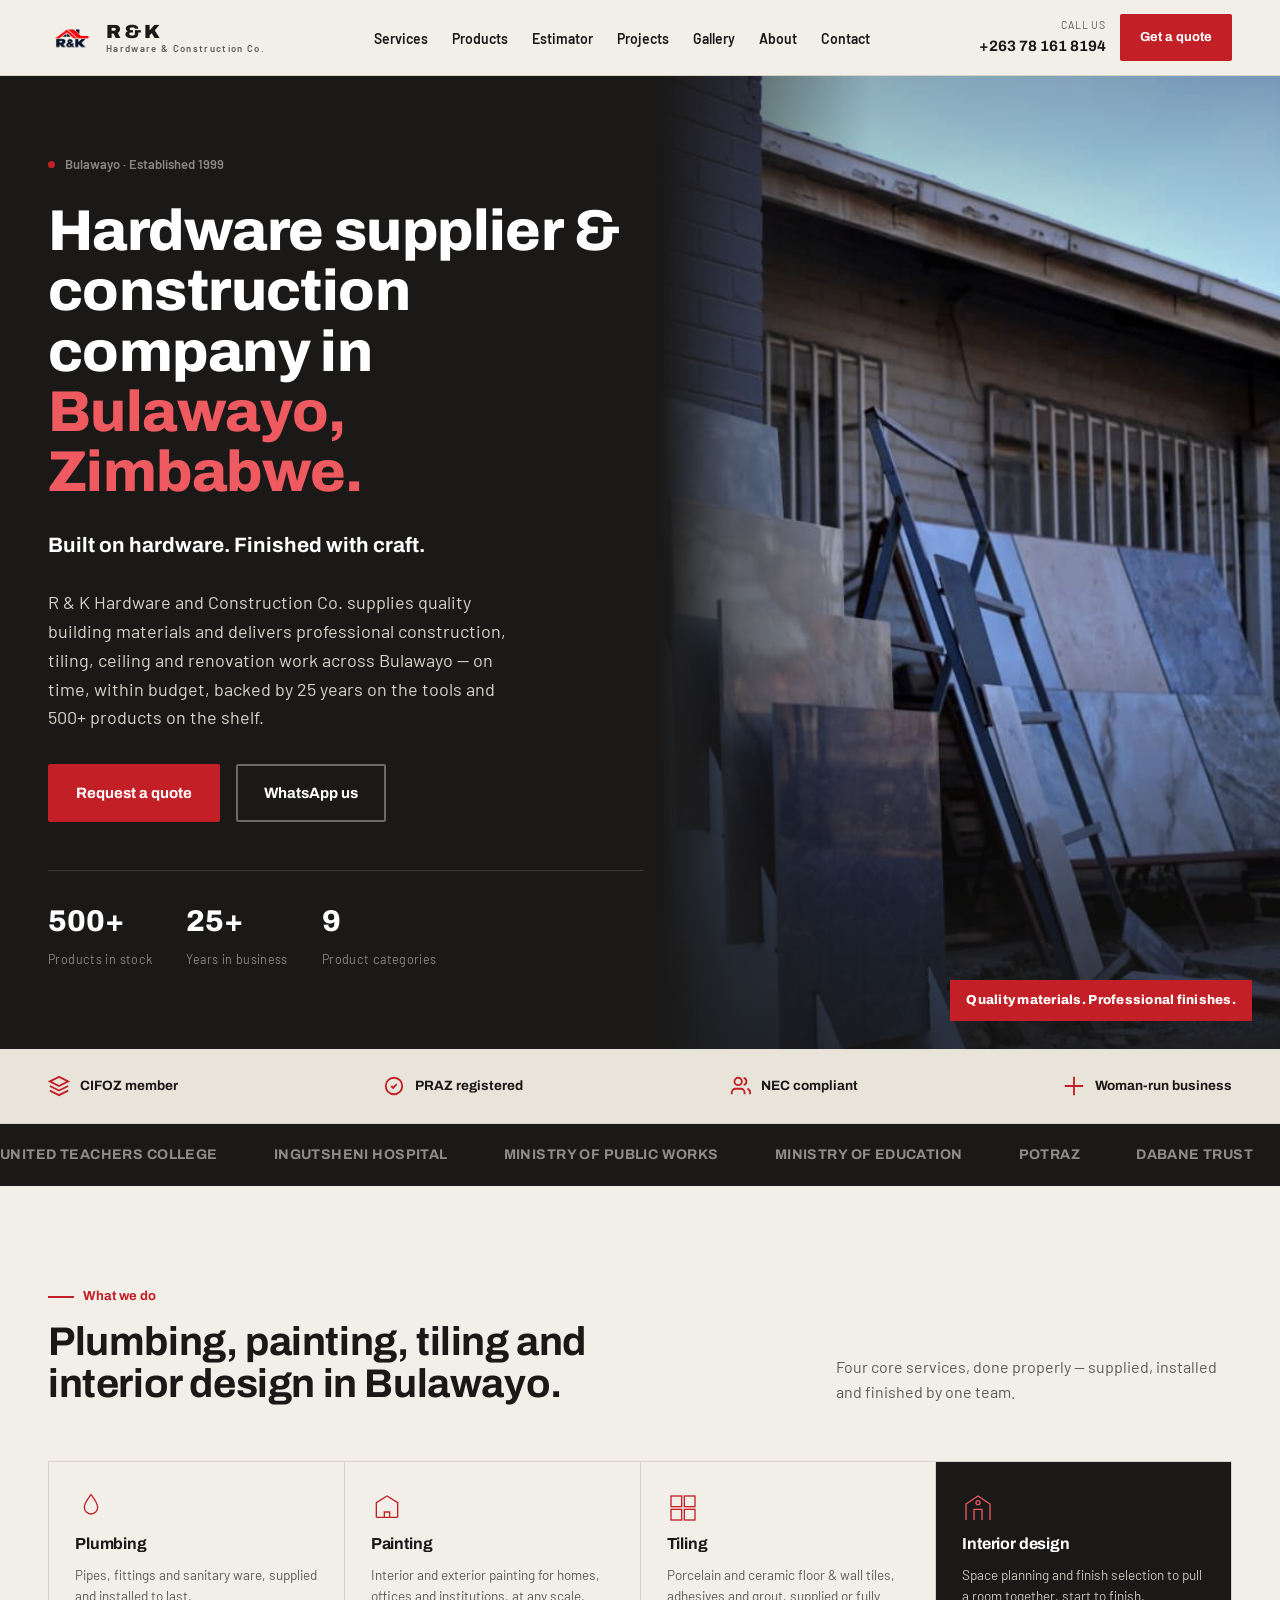
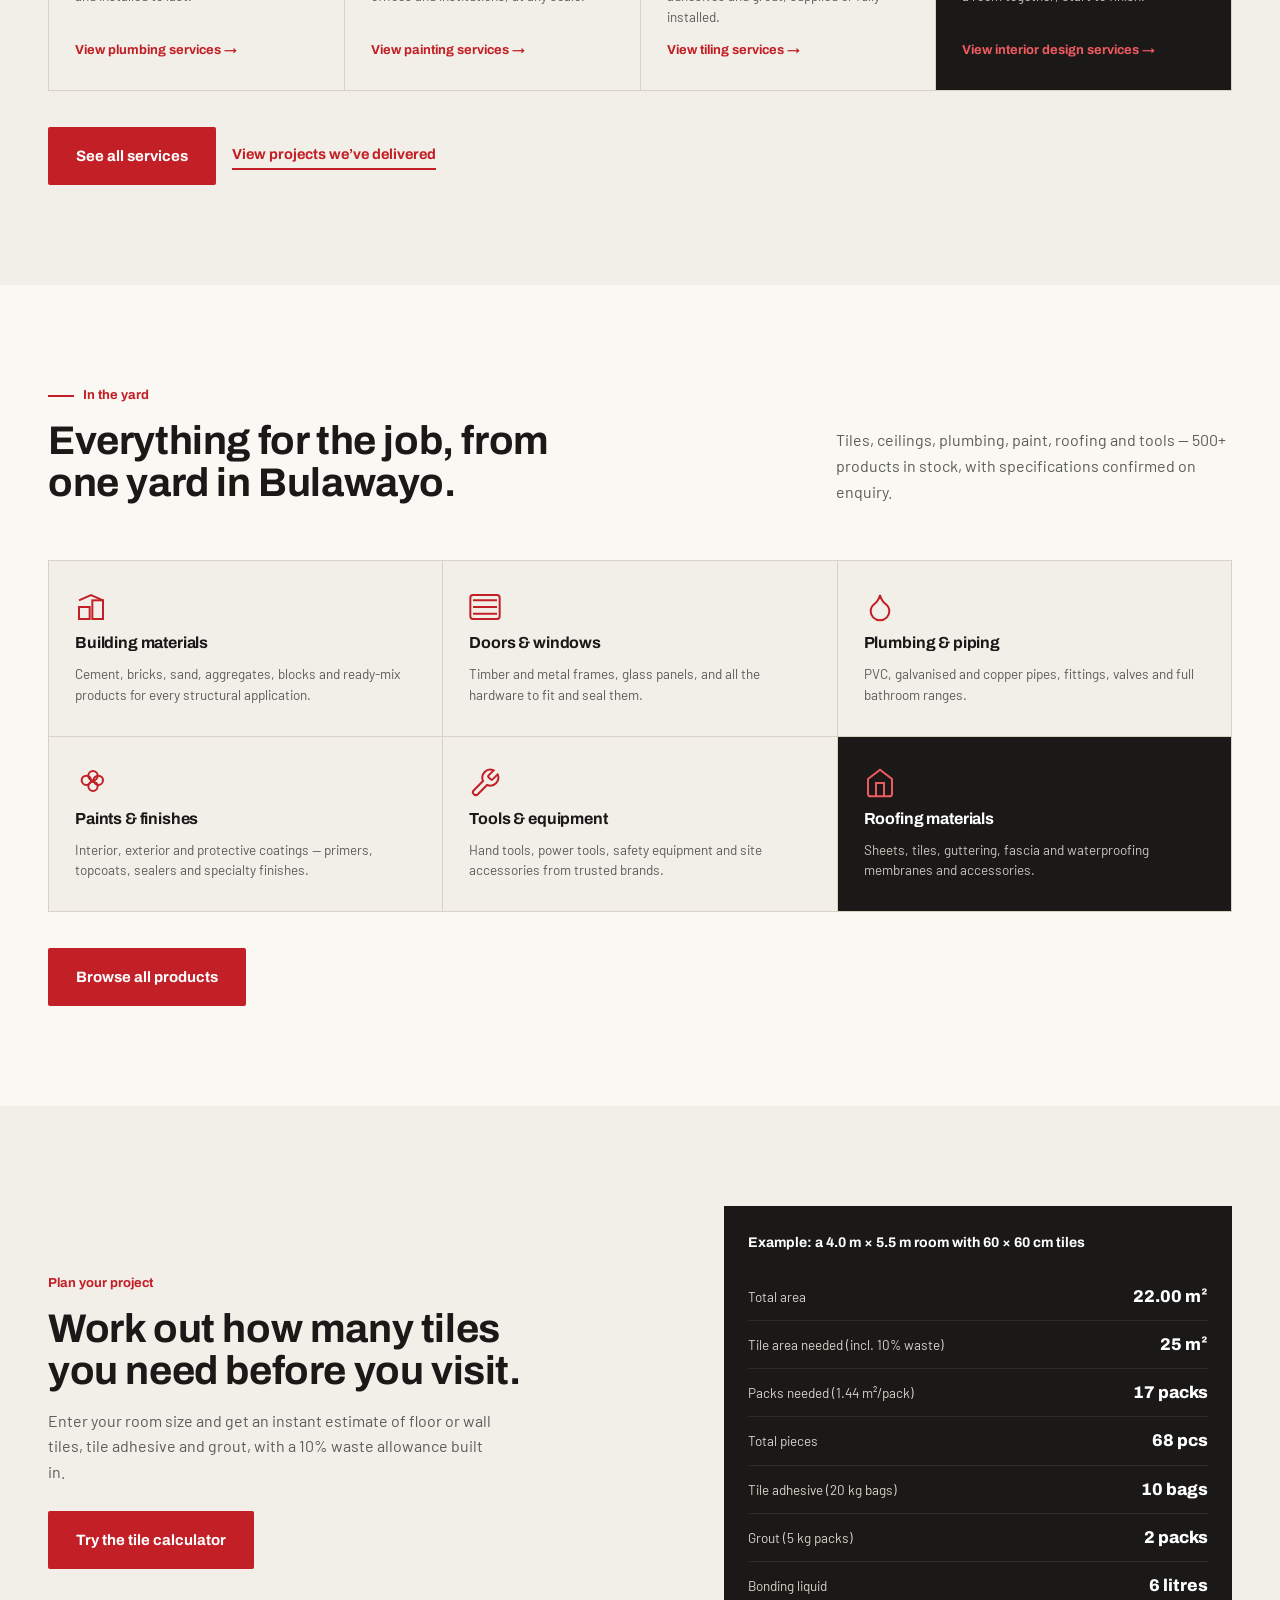
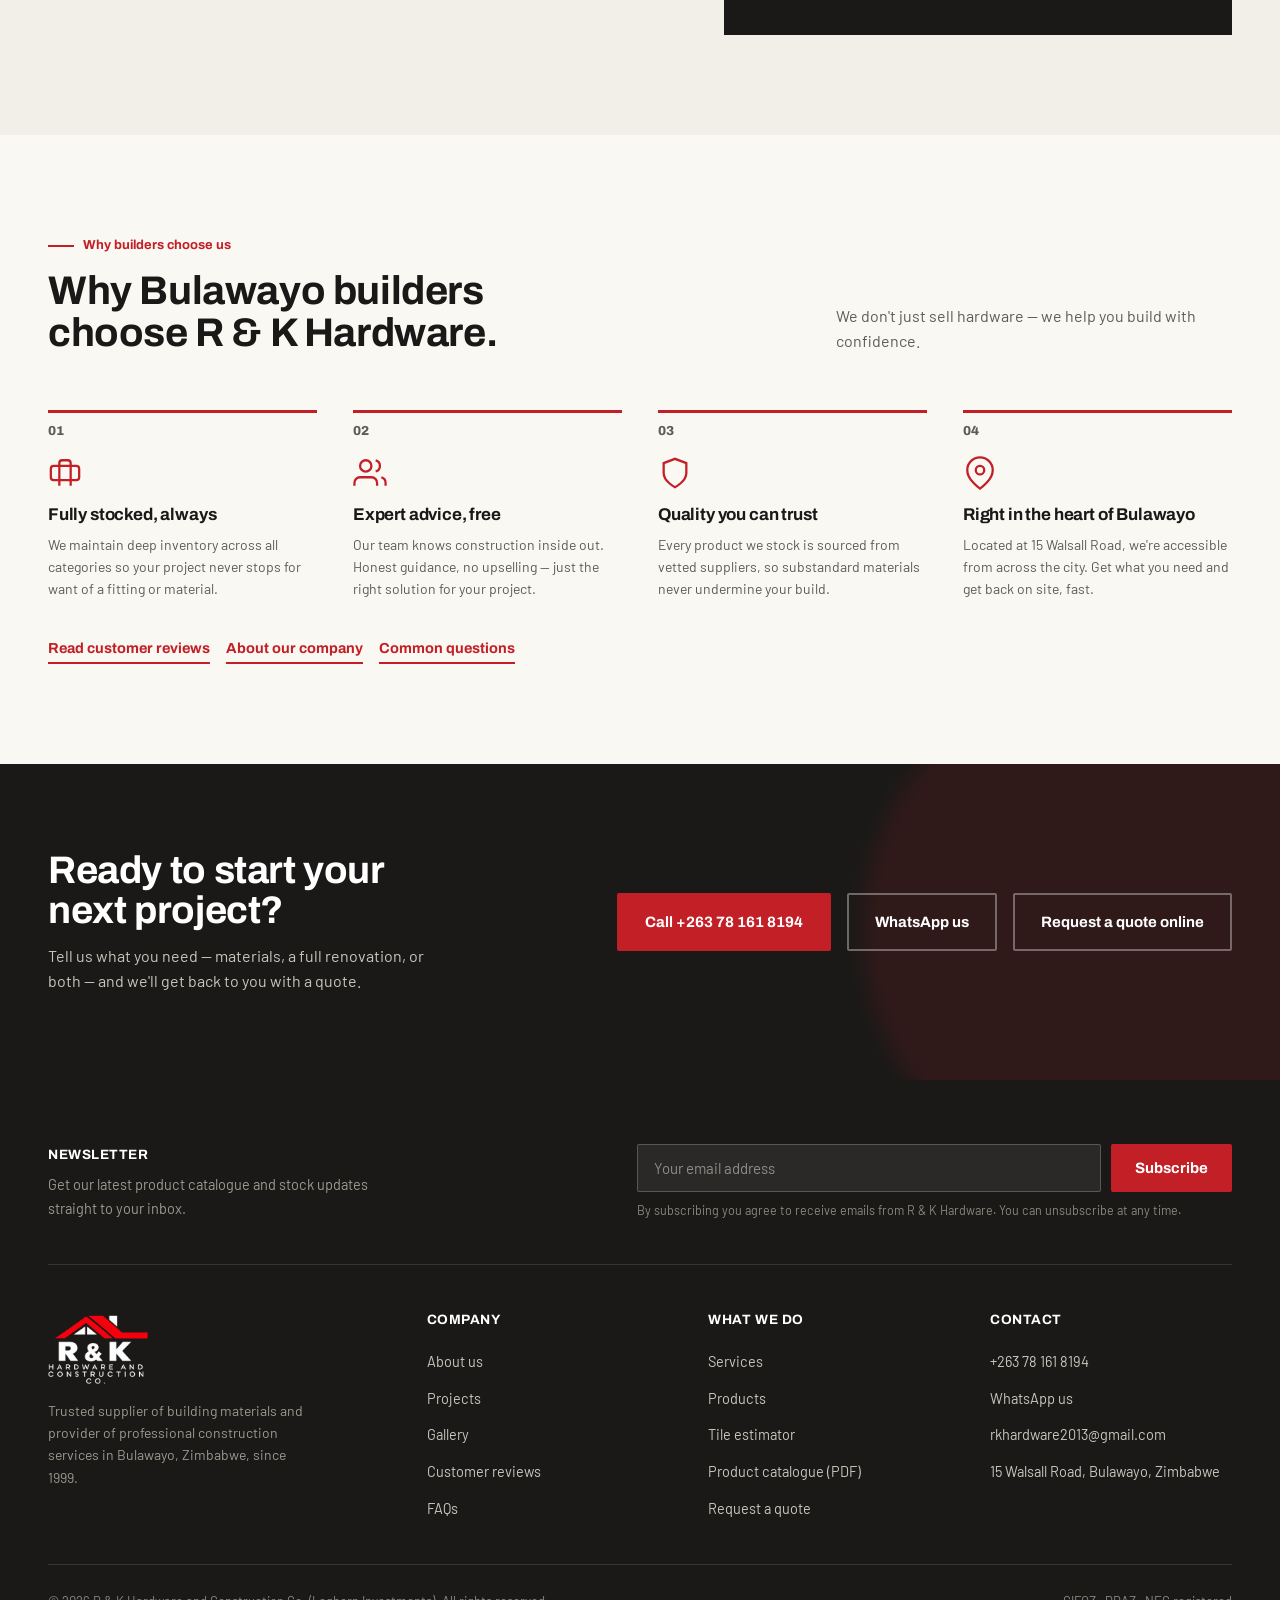
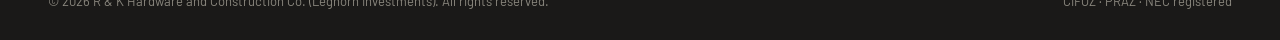
<file: index.html>
<!DOCTYPE html>
<html lang="en">
<head>
<meta charset="UTF-8">
<meta name="viewport" content="width=device-width, initial-scale=1.0">
<title>Hardware Store &amp; Building Materials | R &amp; K Hardware — Bulawayo, Zimbabwe</title>
<meta name="description" content="R &amp; K Hardware supplies building materials, tiles, PVC ceilings and plumbing in Bulawayo, Zimbabwe, and builds and renovates. Trusted since 1999.">
<meta name="keywords" content="hardware store Bulawayo, building materials Bulawayo, construction company Bulawayo, tiles Bulawayo, PVC ceiling Bulawayo, plumbing supplies Zimbabwe, R &amp; K Hardware, Zimbabwe">
<meta name="robots" content="index, follow">
<link rel="canonical" href="https://yourdomain.com/index.html">
<meta name="geo.region" content="ZW-BU">
<meta name="geo.placename" content="Bulawayo">
<meta name="geo.position" content="-20.17;28.58">
<meta name="ICBM" content="-20.17, 28.58">
<meta name="theme-color" content="#1a1918">
<meta property="og:title" content="Hardware Store &amp; Building Materials | R &amp; K Hardware — Bulawayo, Zimbabwe">
<meta property="og:description" content="R &amp; K Hardware supplies building materials, tiles, PVC ceilings and plumbing in Bulawayo, Zimbabwe, and builds and renovates. Trusted since 1999.">
<meta property="og:type" content="website">
<meta property="og:url" content="https://yourdomain.com/index.html">
<meta property="og:image" content="https://yourdomain.com/images/rk-hardware-bulawayo-og-home.jpg">
<meta property="og:image:width" content="1200">
<meta property="og:image:height" content="630">
<meta property="og:image:alt" content="R &amp; K Hardware and Construction Co. — Home — Bulawayo, Zimbabwe">
<meta property="og:locale" content="en_GB">
<meta property="og:site_name" content="R &amp; K Hardware and Construction Co.">
<meta name="twitter:card" content="summary_large_image">
<meta name="twitter:title" content="Hardware Store &amp; Building Materials | R &amp; K Hardware — Bulawayo, Zimbabwe">
<meta name="twitter:description" content="R &amp; K Hardware supplies building materials, tiles, PVC ceilings and plumbing in Bulawayo, Zimbabwe, and builds and renovates. Trusted since 1999.">
<meta name="twitter:image" content="https://yourdomain.com/images/rk-hardware-bulawayo-og-home.jpg">
<meta name="twitter:image:alt" content="R &amp; K Hardware and Construction Co. — Home — Bulawayo, Zimbabwe">
<link rel="icon" type="image/x-icon" href="favicon.ico">
<link rel="icon" type="image/png" sizes="16x16" href="favicon-16.png">
<link rel="icon" type="image/png" sizes="32x32" href="favicon-32.png">
<link rel="apple-touch-icon" sizes="180x180" href="apple-touch-icon.png">
<link rel="preconnect" href="https://fonts.googleapis.com">
<link rel="preconnect" href="https://fonts.gstatic.com" crossorigin>
<link rel="preload" as="image" href="images/rk-hardware-tile-display-yard-bulawayo.jpg" fetchpriority="high">
<link href="https://fonts.googleapis.com/css2?family=Archivo:wght@500;700;800;900&family=Barlow:ital,wght@0,400;0,500;0,600;0,700;1,400&display=swap" rel="stylesheet">
<link rel="stylesheet" href="styles.css">
<script>document.documentElement.className+=' js'</script>
<script type="application/ld+json">{"@context":"https://schema.org","@graph":[{"@type":["HardwareStore","HomeAndConstructionBusiness"],"@id":"https://yourdomain.com/#business","name":"R & K Hardware and Construction Co.","alternateName":"R & K Hardware","legalName":"Leghorn Investments","url":"https://yourdomain.com/","logo":"https://yourdomain.com/images/rk-hardware-logo-512.png","image":["https://yourdomain.com/images/rk-hardware-bulawayo-og-home.jpg","https://yourdomain.com/images/porcelain-floor-tiles-marble-effect-bulawayo.jpg","https://yourdomain.com/images/pvc-gypsum-ceiling-cove-lighting-bulawayo.jpg"],"description":"Hardware supplier and construction company in Bulawayo, Zimbabwe: building materials, tiles, PVC ceilings, plumbing, painting, tiling and renovations since 1999.","telephone":"+263781618194","email":"rkhardware2013@gmail.com","foundingDate":"1999","address":{"@type":"PostalAddress","streetAddress":"15 Walsall Road","addressLocality":"Bulawayo","addressRegion":"Bulawayo Province","addressCountry":"ZW"},"geo":{"@type":"GeoCoordinates","latitude":-20.17,"longitude":28.58},"hasMap":"https://www.google.com/maps/search/?api=1&query=15%20Walsall%20Road%2C%20Bulawayo%2C%20Zimbabwe","areaServed":[{"@type":"City","name":"Bulawayo"},{"@type":"Country","name":"Zimbabwe"}],"openingHoursSpecification":[{"@type":"OpeningHoursSpecification","dayOfWeek":["Monday","Tuesday","Wednesday","Thursday","Friday"],"opens":"07:30","closes":"17:30"},{"@type":"OpeningHoursSpecification","dayOfWeek":"Saturday","opens":"07:30","closes":"13:00"}],"priceRange":"$$","contactPoint":{"@type":"ContactPoint","telephone":"+263781618194","contactType":"customer service","areaServed":"ZW","availableLanguage":"English"}},{"@type":"WebSite","@id":"https://yourdomain.com/#website","url":"https://yourdomain.com/","name":"R & K Hardware and Construction Co.","inLanguage":"en","publisher":{"@id":"https://yourdomain.com/#business"}},{"@type":"WebPage","@id":"https://yourdomain.com/index.html#webpage","url":"https://yourdomain.com/index.html","name":"Hardware Store & Building Materials | R & K Hardware — Bulawayo, Zimbabwe","description":"R & K Hardware supplies building materials, tiles, PVC ceilings and plumbing in Bulawayo, Zimbabwe, and builds and renovates. Trusted since 1999.","inLanguage":"en","isPartOf":{"@id":"https://yourdomain.com/#website"},"about":{"@id":"https://yourdomain.com/#business"},"primaryImageOfPage":{"@type":"ImageObject","url":"https://yourdomain.com/images/rk-hardware-bulawayo-og-home.jpg","width":1200,"height":630}}]}</script>
</head>
<body>
<a class="skip-link" href="#main-content">Skip to main content</a>
<header>
  <div class="nav">
    <a href="index.html" class="brand" aria-label="R &amp; K Hardware and Construction Co. — home">
      <img src="images/rk-hardware-logo-roof-mark.png" class="brand-mark" alt="R &amp; K Hardware logo — roof mark" width="200" height="57">
      <span class="brand-word">R&nbsp;&amp;&nbsp;K<span>Hardware &amp; Construction Co.</span></span>
    </a>
    <button class="menu-btn" id="menuBtn" type="button" aria-label="Toggle navigation menu" aria-expanded="false" aria-controls="navLinks">
      <span></span><span></span><span></span>
    </button>
    <nav class="links" id="navLinks" aria-label="Main navigation">
      <ul role="list"><li><a href="services.html">Services</a></li><li><a href="products.html">Products</a></li><li><a href="estimator.html">Estimator</a></li><li><a href="projects.html">Projects</a></li><li><a href="gallery.html">Gallery</a></li><li><a href="about.html">About</a></li><li><a href="contact.html">Contact</a></li></ul>
    </nav>
    <div class="nav-cta">
      <a class="nav-phone" href="tel:+263781618194"><small>Call us</small><strong>+263 78 161 8194</strong></a>
      <a href="contact.html" class="btn btn-primary btn-sm">Get a quote</a>
    </div>
  </div>
</header>
<main id="main-content">

  <section class="hero">
    <div class="hero-grid">
      <div class="hero-copy">
        <div class="eyebrow-mark"><span class="dot"></span>Bulawayo &middot; Established 1999</div>
        <h1>Hardware supplier &amp; construction company in <em>Bulawayo, Zimbabwe.</em></h1>
        <p class="hero-tagline">Built on hardware. Finished with craft.</p>
        <p class="lead">R &amp; K Hardware and Construction Co. supplies quality building materials and delivers professional construction, tiling, ceiling and renovation work across Bulawayo — on time, within budget, backed by 25 years on the tools and 500+ products on the shelf.</p>
        <div class="hero-ctas">
          <a href="contact.html" class="btn btn-primary">Request a quote</a>
          <a href="https://wa.me/263781618194?text=Hi%20R%20%26%20K%2C%20I%20would%20like%20to%20make%20an%20enquiry." class="btn btn-ghost-dark" target="_blank" rel="noopener">WhatsApp us</a>
        </div>
        <div class="hero-stats">
          <div><strong>500+</strong><span>Products in stock</span></div>
          <div><strong>25+</strong><span>Years in business</span></div>
          <div><strong>9</strong><span>Product categories</span></div>
        </div>
      </div>
      <div class="hero-visual">
        <img src="images/rk-hardware-tile-display-yard-bulawayo.jpg" alt="Porcelain and ceramic tile display stands at the R &amp; K Hardware yard in Bulawayo" width="1280" height="853" fetchpriority="high">
        <div class="tag">Quality materials. Professional finishes.</div>
      </div>
    </div>
  </section>

  <div class="trust">
    <div class="wrap">
      <div class="trust-item"><svg viewBox="0 0 24 24" fill="none" stroke="currentColor" stroke-width="2" aria-hidden="true"><path d="M12 2 2 7l10 5 10-5-10-5Z"/><path d="M2 17l10 5 10-5M2 12l10 5 10-5"/></svg><span>CIFOZ member</span></div>
      <div class="trust-item"><svg viewBox="0 0 24 24" fill="none" stroke="currentColor" stroke-width="2" aria-hidden="true"><path d="M9 12l2 2 4-4"/><circle cx="12" cy="12" r="9"/></svg><span>PRAZ registered</span></div>
      <div class="trust-item"><svg viewBox="0 0 24 24" fill="none" stroke="currentColor" stroke-width="2" aria-hidden="true"><path d="M17 21v-2a4 4 0 0 0-4-4H7a4 4 0 0 0-4 4v2"/><circle cx="10" cy="7" r="4"/><path d="M23 21v-2a4 4 0 0 0-3-3.87"/><path d="M16 3.13a4 4 0 0 1 0 7.75"/></svg><span>NEC compliant</span></div>
      <div class="trust-item"><svg viewBox="0 0 24 24" fill="none" stroke="currentColor" stroke-width="2" aria-hidden="true"><path d="M12 2v20M2 12h20"/></svg><span>Woman-run business</span></div>
    </div>
  </div>
  <div class="client-row" role="group" aria-label="Selected clients">
    <div class="track">
      <span>United Teachers College</span><span>Ingutsheni Hospital</span><span>Ministry of Public Works</span><span>Ministry of Education</span><span>POTRAZ</span><span>Dabane Trust</span>
      <span aria-hidden="true">United Teachers College</span><span aria-hidden="true">Ingutsheni Hospital</span><span aria-hidden="true">Ministry of Public Works</span><span aria-hidden="true">Ministry of Education</span><span aria-hidden="true">POTRAZ</span><span aria-hidden="true">Dabane Trust</span>
    </div>
  </div>

  <section class="sec">
    <div class="wrap">
      <div class="sec-head reveal">
        <div>
          <div class="kicker">What we do</div>
          <h2>Plumbing, painting, tiling and interior design in Bulawayo.</h2>
        </div>
        <p>Four core services, done properly — supplied, installed and finished by one team.</p>
      </div>
      <div class="category-grid cols-4 reveal">
        <a class="cat-card" href="services.html"><svg class="icon" viewBox="0 0 48 48" fill="none" stroke="currentColor" stroke-width="2" aria-hidden="true"><path d="M24 4c6 8 10 13 10 19a10 10 0 0 1-20 0c0-6 4-11 10-19Z"/></svg><h3 class="cat-title">Plumbing</h3><p>Pipes, fittings and sanitary ware, supplied and installed to last.</p><span class="card-link">View plumbing services &rarr;</span></a><a class="cat-card" href="services.html"><svg class="icon" viewBox="0 0 48 48" fill="none" stroke="currentColor" stroke-width="2" aria-hidden="true"><path d="M8 38V16l16-10 16 10v22"/><path d="M8 38h32M20 38v-8h8v8"/></svg><h3 class="cat-title">Painting</h3><p>Interior and exterior painting for homes, offices and institutions, at any scale.</p><span class="card-link">View painting services &rarr;</span></a><a class="cat-card" href="services.html"><svg class="icon" viewBox="0 0 48 48" fill="none" stroke="currentColor" stroke-width="2" aria-hidden="true"><rect x="6" y="6" width="16" height="16"/><rect x="26" y="6" width="16" height="16"/><rect x="6" y="26" width="16" height="16"/><rect x="26" y="26" width="16" height="16"/></svg><h3 class="cat-title">Tiling</h3><p>Porcelain and ceramic floor & wall tiles, adhesives and grout, supplied or fully installed.</p><span class="card-link">View tiling services &rarr;</span></a><a class="cat-card cat-card-dark" href="services.html"><svg class="icon" viewBox="0 0 48 48" fill="none" stroke="currentColor" stroke-width="2" aria-hidden="true"><path d="M6 42V18l18-12 18 12v24"/><path d="M18 42V26h12v16"/><circle cx="24" cy="16" r="3"/></svg><h3 class="cat-title">Interior design</h3><p>Space planning and finish selection to pull a room together, start to finish.</p><span class="card-link">View interior design services &rarr;</span></a>
      </div>
      <div class="more-row"><a class="btn btn-primary" href="services.html">See all services</a><a class="text-link" href="projects.html">View projects we&rsquo;ve delivered</a></div>
    </div>
  </section>

  <section class="sec sec-alt">
    <div class="wrap">
      <div class="sec-head reveal">
        <div>
          <div class="kicker">In the yard</div>
          <h2>Everything for the job, from one yard in Bulawayo.</h2>
        </div>
        <p>Tiles, ceilings, plumbing, paint, roofing and tools — 500+ products in stock, with specifications confirmed on enquiry.</p>
      </div>
      <div class="category-grid reveal">
        <a class="cat-card" href="products.html"><svg class="icon" viewBox="0 0 24 24" fill="none" stroke="currentColor" stroke-width="1.5" aria-hidden="true"><rect x="3" y="12" width="8" height="9"/><rect x="13" y="7" width="8" height="14"/><path d="M3 7l9-4 9 4"/></svg><h3 class="cat-title">Building materials</h3><p>Cement, bricks, sand, aggregates, blocks and ready-mix products for every structural application.</p></a><a class="cat-card" href="products.html"><svg class="icon" viewBox="0 0 24 24" fill="none" stroke="currentColor" stroke-width="1.5" aria-hidden="true"><rect x="1" y="3" width="22" height="18" rx="2"/><path d="M3 7h18M3 12h18M3 17h18"/></svg><h3 class="cat-title">Doors &amp; windows</h3><p>Timber and metal frames, glass panels, and all the hardware to fit and seal them.</p></a><a class="cat-card" href="products.html"><svg class="icon" viewBox="0 0 24 24" fill="none" stroke="currentColor" stroke-width="1.5" aria-hidden="true"><path d="M12 22a7 7 0 007-7c0-2-1-3.9-3-5.5s-3.5-4-4-6.5c-.5 2.5-2 4.9-4 6.5C6 11.1 5 13 5 15a7 7 0 007 7z"/></svg><h3 class="cat-title">Plumbing &amp; piping</h3><p>PVC, galvanised and copper pipes, fittings, valves and full bathroom ranges.</p></a><a class="cat-card" href="products.html"><svg class="icon" viewBox="0 0 24 24" fill="none" stroke="currentColor" stroke-width="1.5" aria-hidden="true"><circle cx="13.5" cy="6.5" r="3.5"/><circle cx="8.5" cy="10" r="3.5"/><circle cx="17.5" cy="10" r="3.5"/><circle cx="13.5" cy="14.5" r="3.5"/></svg><h3 class="cat-title">Paints &amp; finishes</h3><p>Interior, exterior and protective coatings — primers, topcoats, sealers and specialty finishes.</p></a><a class="cat-card" href="products.html"><svg class="icon" viewBox="0 0 24 24" fill="none" stroke="currentColor" stroke-width="1.5" aria-hidden="true"><path d="M14.7 6.3a1 1 0 000 1.4l1.6 1.6a1 1 0 001.4 0l3.77-3.77a6 6 0 01-7.94 7.94l-6.91 6.91a2.12 2.12 0 01-3-3l6.91-6.91a6 6 0 017.94-7.94z"/></svg><h3 class="cat-title">Tools &amp; equipment</h3><p>Hand tools, power tools, safety equipment and site accessories from trusted brands.</p></a><a class="cat-card cat-card-dark" href="products.html"><svg class="icon" viewBox="0 0 24 24" fill="none" stroke="currentColor" stroke-width="1.5" aria-hidden="true"><path d="M3 9l9-7 9 7v11a2 2 0 01-2 2H5a2 2 0 01-2-2z"/><polyline points="9 22 9 12 15 12 15 22"/></svg><h3 class="cat-title">Roofing materials</h3><p>Sheets, tiles, guttering, fascia and waterproofing membranes and accessories.</p></a>
      </div>
      <div class="more-row"><a class="btn btn-primary" href="products.html">Browse all products</a></div>
    </div>
  </section>

  <section class="sec">
    <div class="wrap promo">
      <div class="reveal">
        <div class="kicker" style="font-family:'Archivo',Arial,sans-serif;font-weight:700;font-size:13px;color:var(--red);margin-bottom:14px">Plan your project</div>
        <h2>Work out how many tiles you need before you visit.</h2>
        <p>Enter your room size and get an instant estimate of floor or wall tiles, tile adhesive and grout, with a 10% waste allowance built in.</p>
        <a class="btn btn-primary" href="estimator.html">Try the tile calculator</a>
      </div>
      <div class="est-results reveal">
        <p class="ex-title">Example: a 4.0 m × 5.5 m room with 60 × 60 cm tiles</p>
        <div class="res-item"><div class="ri-lbl">Total area</div><div class="ri-val">22.00 m²</div></div><div class="res-item"><div class="ri-lbl">Tile area needed (incl. 10% waste)</div><div class="ri-val">25 m²</div></div><div class="res-item"><div class="ri-lbl">Packs needed (1.44 m²/pack)</div><div class="ri-val">17 packs</div></div><div class="res-item"><div class="ri-lbl">Total pieces</div><div class="ri-val">68 pcs</div></div><div class="res-item"><div class="ri-lbl">Tile adhesive (20 kg bags)</div><div class="ri-val">10 bags</div></div><div class="res-item"><div class="ri-lbl">Grout (5 kg packs)</div><div class="ri-val">2 packs</div></div><div class="res-item"><div class="ri-lbl">Bonding liquid</div><div class="ri-val">6 litres</div></div>
      </div>
    </div>
  </section>

  <section class="sec sec-alt">
    <div class="wrap">
      <div class="sec-head reveal">
        <div>
          <div class="kicker">Why builders choose us</div>
          <h2>Why Bulawayo builders choose R &amp; K Hardware.</h2>
        </div>
        <p>We don't just sell hardware — we help you build with confidence.</p>
      </div>
      <div class="why-grid reveal"><div class="why-card"><div class="why-num" aria-hidden="true">01</div><svg class="icon" viewBox="0 0 24 24" fill="none" stroke="currentColor" stroke-width="1.6" aria-hidden="true"><path d="M20 7H4a2 2 0 00-2 2v6a2 2 0 002 2h16a2 2 0 002-2V9a2 2 0 00-2-2z"/><path d="M16 21V5a2 2 0 00-2-2h-4a2 2 0 00-2 2v16"/></svg><h3>Fully stocked, always</h3><p>We maintain deep inventory across all categories so your project never stops for want of a fitting or material.</p></div><div class="why-card"><div class="why-num" aria-hidden="true">02</div><svg class="icon" viewBox="0 0 24 24" fill="none" stroke="currentColor" stroke-width="1.6" aria-hidden="true"><path d="M17 21v-2a4 4 0 00-4-4H5a4 4 0 00-4 4v2"/><circle cx="9" cy="7" r="4"/><path d="M23 21v-2a4 4 0 00-3-3.87"/><path d="M16 3.13a4 4 0 010 7.75"/></svg><h3>Expert advice, free</h3><p>Our team knows construction inside out. Honest guidance, no upselling — just the right solution for your project.</p></div><div class="why-card"><div class="why-num" aria-hidden="true">03</div><svg class="icon" viewBox="0 0 24 24" fill="none" stroke="currentColor" stroke-width="1.6" aria-hidden="true"><path d="M12 22s8-4 8-10V5l-8-3-8 3v7c0 6 8 10 8 10z"/></svg><h3>Quality you can trust</h3><p>Every product we stock is sourced from vetted suppliers, so substandard materials never undermine your build.</p></div><div class="why-card"><div class="why-num" aria-hidden="true">04</div><svg class="icon" viewBox="0 0 24 24" fill="none" stroke="currentColor" stroke-width="1.6" aria-hidden="true"><path d="M21 10c0 7-9 13-9 13s-9-6-9-13a9 9 0 0118 0z"/><circle cx="12" cy="10" r="3"/></svg><h3>Right in the heart of Bulawayo</h3><p>Located at 15 Walsall Road, we're accessible from across the city. Get what you need and get back on site, fast.</p></div></div>
      <div class="more-row"><a class="text-link" href="testimonials.html">Read customer reviews</a><a class="text-link" href="about.html">About our company</a><a class="text-link" href="faq.html">Common questions</a></div>
    </div>
  </section>

  <section class="cta-band">
    <div class="wrap cta-inner">
      <div>
        <h2>Ready to start your next project?</h2>
        <p>Tell us what you need — materials, a full renovation, or both — and we'll get back to you with a quote.</p>
      </div>
      <div class="cta-actions">
        <a href="tel:+263781618194" class="btn btn-primary">Call +263 78 161 8194</a>
        <a href="https://wa.me/263781618194?text=Hi%20R%20%26%20K%2C%20I%20would%20like%20a%20quote%20for%20a%20project." class="btn btn-ghost-dark" target="_blank" rel="noopener">WhatsApp us</a>
        <a href="contact.html" class="btn btn-ghost-dark">Request a quote online</a>
      </div>
    </div>
  </section>
</main>

<footer>
  <div class="wrap">
    <div class="foot-news news-dark">
      <div class="fn-copy">
        <span class="foot-title">Newsletter</span>
        <p>Get our latest product catalogue and stock updates straight to your inbox.</p>
      </div>
      <div class="fn-form">
        <form class="news-form" action="https://formsubmit.co/rkhardware2013@gmail.com" method="POST" data-newsletter data-ajax="https://formsubmit.co/ajax/rkhardware2013@gmail.com">
          <input type="hidden" name="_subject" value="New newsletter subscriber from the R &amp; K Hardware website">
          <input type="hidden" name="_next" value="https://yourdomain.com/index.html?subscribed=1">
          <input type="hidden" name="_captcha" value="false">
          <input type="hidden" name="_template" value="table">
          <input type="hidden" name="signup_source" value="Footer (index.html)">
          <div class="honey" aria-hidden="true"><label>Leave this field empty<input type="text" name="_honey" tabindex="-1" autocomplete="off"></label></div>
          <div class="news-row">
            <label class="sr-only" for="newsEmailFooter">Email address</label>
            <input id="newsEmailFooter" name="email" type="email" required autocomplete="email" placeholder="Your email address">
            <button type="submit" class="btn btn-primary">Subscribe</button>
          </div>
          <p class="news-fine">By subscribing you agree to receive emails from R &amp; K Hardware. You can unsubscribe at any time.</p>
          <p class="form-error" role="alert" hidden>Sorry, that didn&rsquo;t go through. Please try again or WhatsApp us on +263 78 161 8194.</p>
        </form>
        <div class="news-thanks" hidden>
          <strong>You&rsquo;re on the list.</strong>
          <p>Thanks for subscribing. Here&rsquo;s our catalogue to get you started.</p>
          <a class="btn btn-primary btn-sm" href="catalogue/rk-hardware-product-catalogue.pdf" download><svg viewBox="0 0 24 24" fill="none" stroke="currentColor" stroke-width="2" aria-hidden="true"><path d="M12 3v12m0 0l-4-4m4 4l4-4"/><path d="M4 17v2a2 2 0 002 2h12a2 2 0 002-2v-2"/></svg>Download catalogue (PDF)</a>
        </div>
      </div>
    </div>
    <div class="foot-grid">
      <div class="foot-brand">
        <img src="images/rk-hardware-construction-logo-white.png" class="foot-logo-mark" alt="R &amp; K Hardware and Construction Co. logo" width="340" height="212" loading="lazy" decoding="async">
        <p>Trusted supplier of building materials and provider of professional construction services in Bulawayo, Zimbabwe, since 1999.</p>
      </div>
      <nav aria-label="Footer company links">
        <span class="foot-title">Company</span>
        <ul role="list">
          <li><a href="about.html">About us</a></li>
          <li><a href="projects.html">Projects</a></li>
          <li><a href="gallery.html">Gallery</a></li>
          <li><a href="testimonials.html">Customer reviews</a></li>
          <li><a href="faq.html">FAQs</a></li>
        </ul>
      </nav>
      <nav aria-label="Footer services links">
        <span class="foot-title">What we do</span>
        <ul role="list">
          <li><a href="services.html">Services</a></li>
          <li><a href="products.html">Products</a></li>
          <li><a href="estimator.html">Tile estimator</a></li>
          <li><a href="catalogue/rk-hardware-product-catalogue.pdf" download>Product catalogue (PDF)</a></li>
          <li><a href="contact.html">Request a quote</a></li>
        </ul>
      </nav>
      <div>
        <span class="foot-title">Contact</span>
        <ul role="list">
          <li><a href="tel:+263781618194">+263 78 161 8194</a></li>
          <li><a href="https://wa.me/263781618194?text=Hi%20R%20%26%20K%2C%20I%20would%20like%20to%20make%20an%20enquiry." target="_blank" rel="noopener">WhatsApp us</a></li>
          <li><a href="mailto:rkhardware2013@gmail.com">rkhardware2013@gmail.com</a></li>
          <li><span>15 Walsall Road, Bulawayo, Zimbabwe</span></li>
        </ul>
      </div>
    </div>
    <div class="foot-bottom">
      <span>&copy; <span id="year">2026</span> R &amp; K Hardware and Construction Co. (Leghorn Investments). All rights reserved.</span>
      <span>CIFOZ &middot; PRAZ &middot; NEC registered</span>
    </div>
  </div>
</footer>

<script src="main.js"></script>
</body>
</html>
</file>
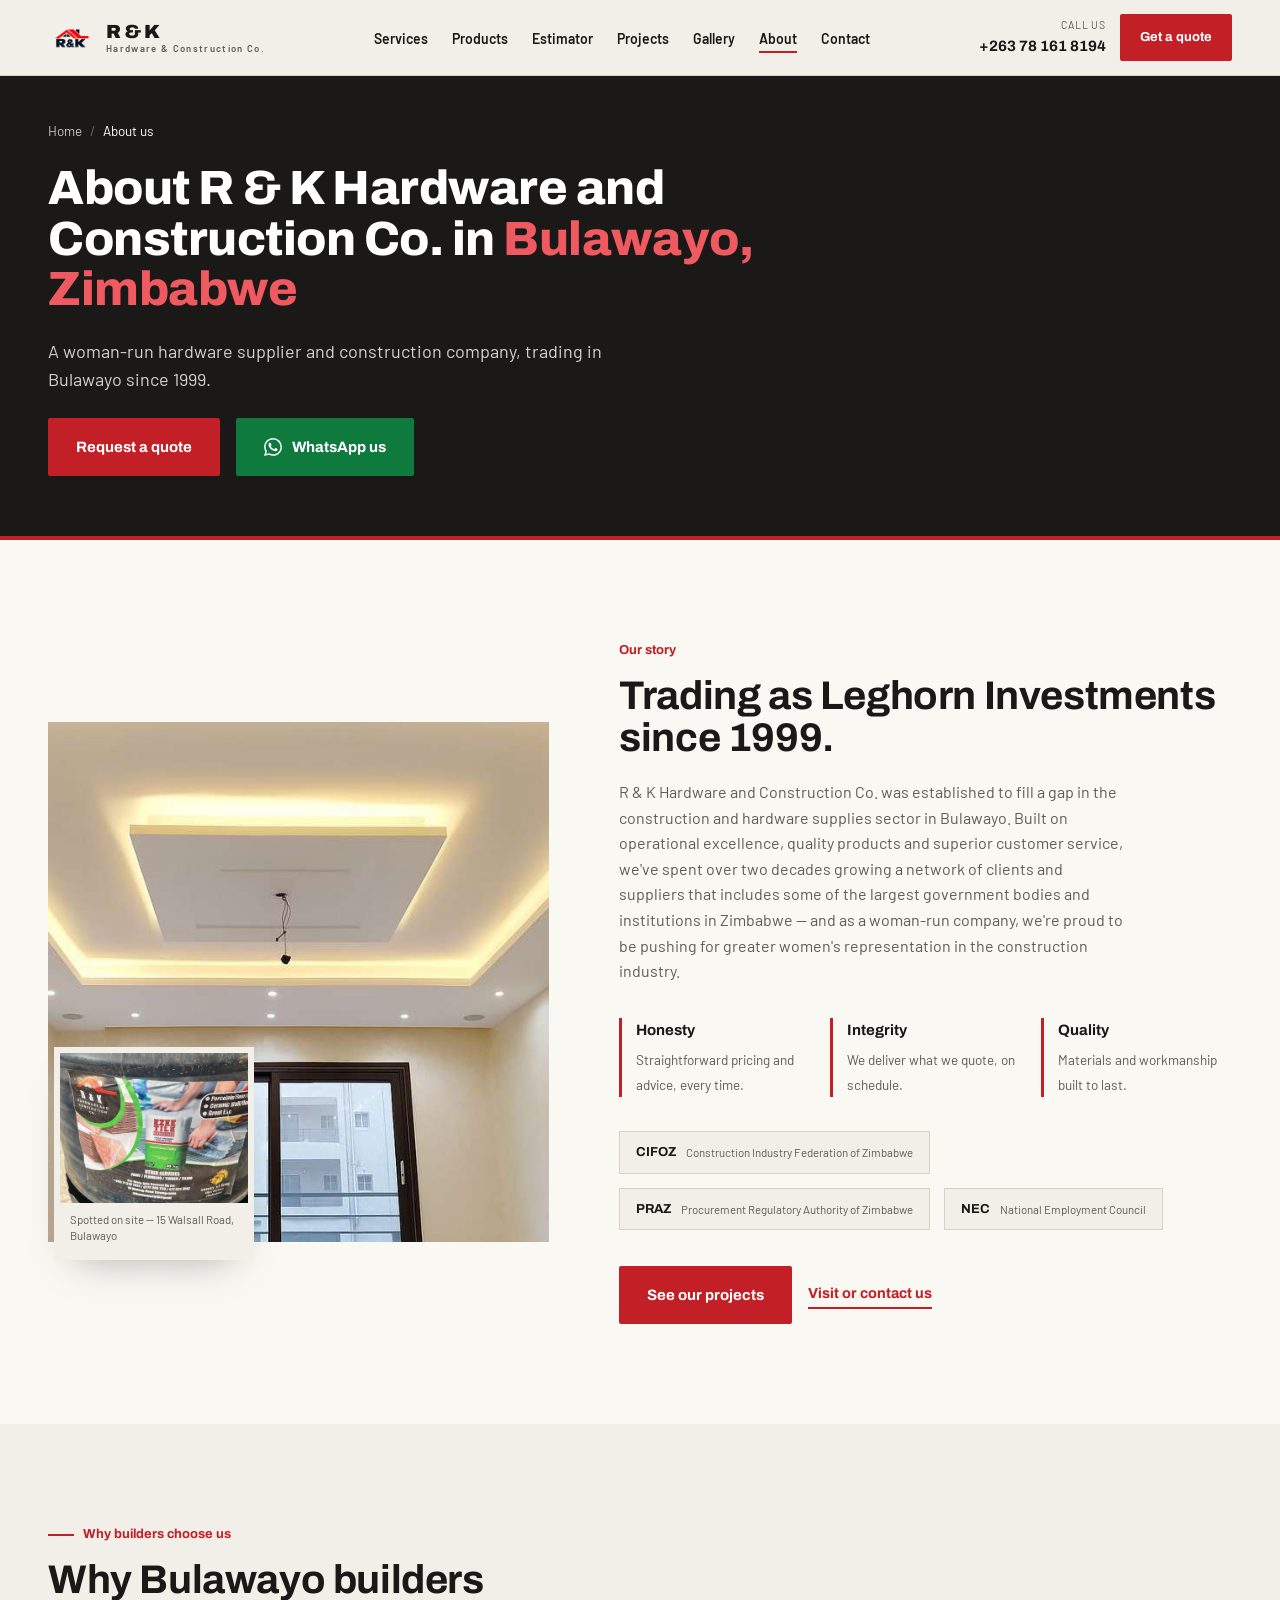
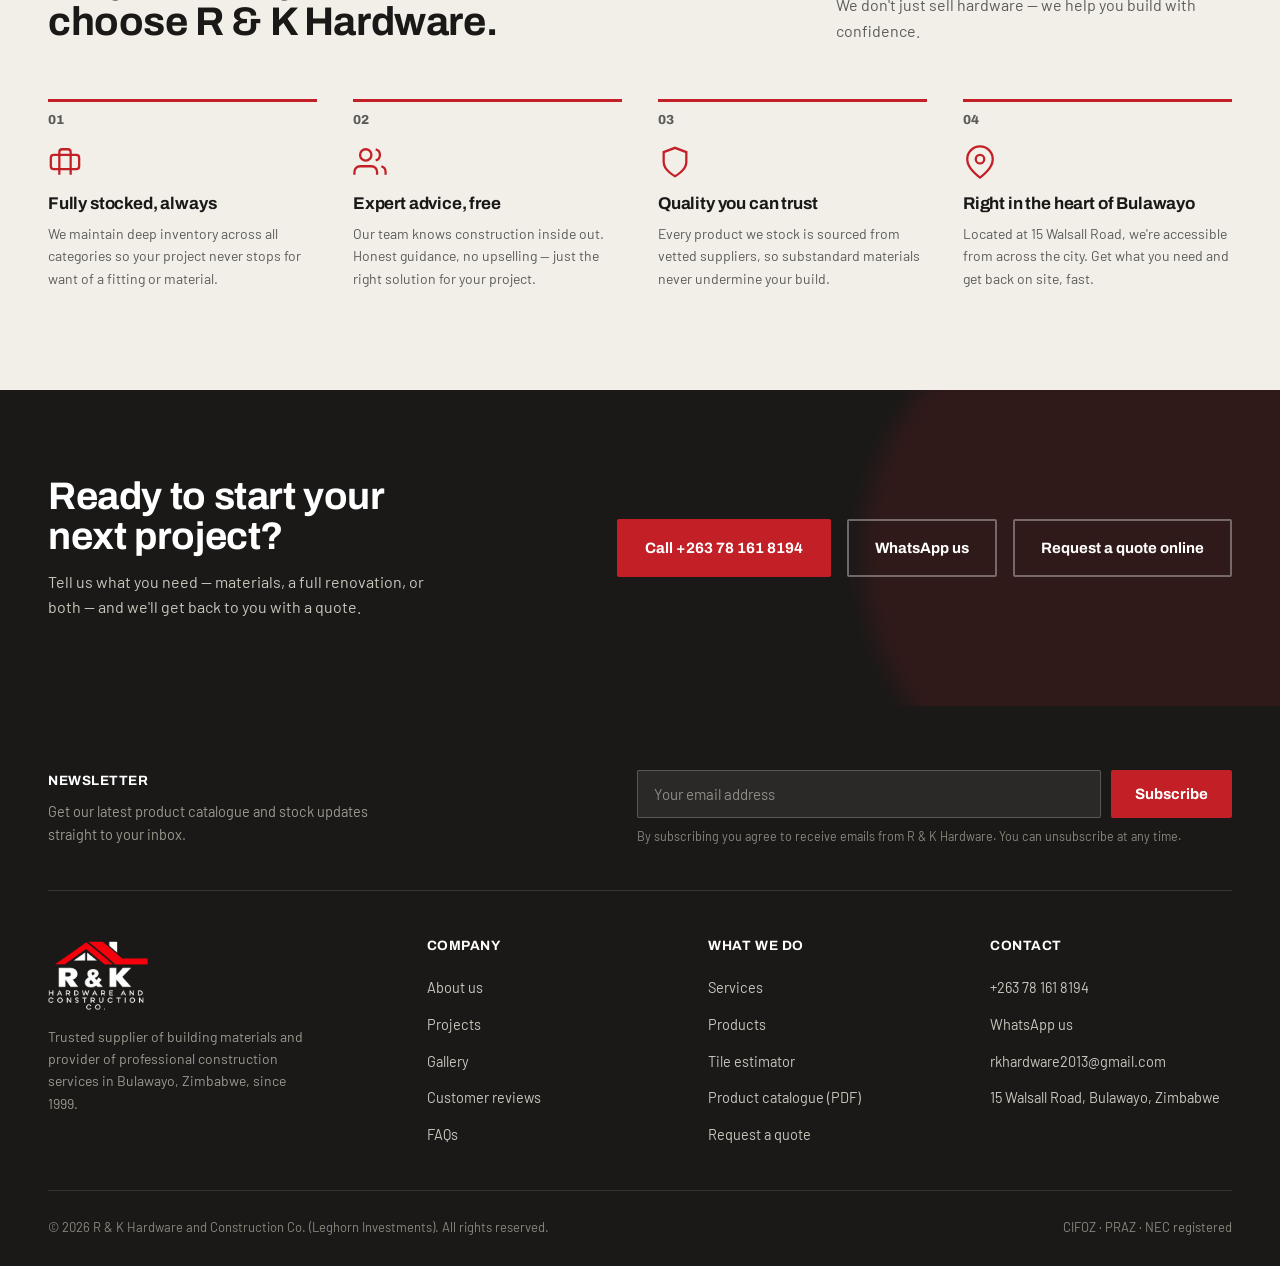
<file: about.html>
<!DOCTYPE html>
<html lang="en">
<head>
<meta charset="UTF-8">
<meta name="viewport" content="width=device-width, initial-scale=1.0">
<title>About Our Hardware &amp; Construction Company | R &amp; K Hardware — Bulawayo, Zimbabwe</title>
<meta name="description" content="Woman-run since 1999, R &amp; K Hardware and Construction Co. (Leghorn Investments) supplies hardware and builds in Bulawayo. CIFOZ member, PRAZ registered.">
<meta name="keywords" content="about R &amp; K Hardware, Leghorn Investments, woman-run construction company, CIFOZ member, PRAZ registered, hardware supplier Bulawayo, Zimbabwe">
<meta name="robots" content="index, follow">
<link rel="canonical" href="https://yourdomain.com/about.html">
<meta name="geo.region" content="ZW-BU">
<meta name="geo.placename" content="Bulawayo">
<meta name="geo.position" content="-20.17;28.58">
<meta name="ICBM" content="-20.17, 28.58">
<meta name="theme-color" content="#1a1918">
<meta property="og:title" content="About Our Hardware &amp; Construction Company | R &amp; K Hardware — Bulawayo, Zimbabwe">
<meta property="og:description" content="Woman-run since 1999, R &amp; K Hardware and Construction Co. (Leghorn Investments) supplies hardware and builds in Bulawayo. CIFOZ member, PRAZ registered.">
<meta property="og:type" content="website">
<meta property="og:url" content="https://yourdomain.com/about.html">
<meta property="og:image" content="https://yourdomain.com/images/rk-hardware-bulawayo-og-about.jpg">
<meta property="og:image:width" content="1200">
<meta property="og:image:height" content="630">
<meta property="og:image:alt" content="R &amp; K Hardware and Construction Co. — About us — Bulawayo, Zimbabwe">
<meta property="og:locale" content="en_GB">
<meta property="og:site_name" content="R &amp; K Hardware and Construction Co.">
<meta name="twitter:card" content="summary_large_image">
<meta name="twitter:title" content="About Our Hardware &amp; Construction Company | R &amp; K Hardware — Bulawayo, Zimbabwe">
<meta name="twitter:description" content="Woman-run since 1999, R &amp; K Hardware and Construction Co. (Leghorn Investments) supplies hardware and builds in Bulawayo. CIFOZ member, PRAZ registered.">
<meta name="twitter:image" content="https://yourdomain.com/images/rk-hardware-bulawayo-og-about.jpg">
<meta name="twitter:image:alt" content="R &amp; K Hardware and Construction Co. — About us — Bulawayo, Zimbabwe">
<link rel="icon" type="image/x-icon" href="favicon.ico">
<link rel="icon" type="image/png" sizes="16x16" href="favicon-16.png">
<link rel="icon" type="image/png" sizes="32x32" href="favicon-32.png">
<link rel="apple-touch-icon" sizes="180x180" href="apple-touch-icon.png">
<link rel="preconnect" href="https://fonts.googleapis.com">
<link rel="preconnect" href="https://fonts.gstatic.com" crossorigin>
<link href="https://fonts.googleapis.com/css2?family=Archivo:wght@500;700;800;900&family=Barlow:ital,wght@0,400;0,500;0,600;0,700;1,400&display=swap" rel="stylesheet">
<link rel="stylesheet" href="styles.css">
<script>document.documentElement.className+=' js'</script>
<script type="application/ld+json">{"@context":"https://schema.org","@graph":[{"@type":["HardwareStore","HomeAndConstructionBusiness"],"@id":"https://yourdomain.com/#business","name":"R & K Hardware and Construction Co.","alternateName":"R & K Hardware","legalName":"Leghorn Investments","url":"https://yourdomain.com/","logo":"https://yourdomain.com/images/rk-hardware-logo-512.png","image":["https://yourdomain.com/images/rk-hardware-bulawayo-og-home.jpg","https://yourdomain.com/images/porcelain-floor-tiles-marble-effect-bulawayo.jpg","https://yourdomain.com/images/pvc-gypsum-ceiling-cove-lighting-bulawayo.jpg"],"description":"Hardware supplier and construction company in Bulawayo, Zimbabwe: building materials, tiles, PVC ceilings, plumbing, painting, tiling and renovations since 1999.","telephone":"+263781618194","email":"rkhardware2013@gmail.com","foundingDate":"1999","address":{"@type":"PostalAddress","streetAddress":"15 Walsall Road","addressLocality":"Bulawayo","addressRegion":"Bulawayo Province","addressCountry":"ZW"},"geo":{"@type":"GeoCoordinates","latitude":-20.17,"longitude":28.58},"hasMap":"https://www.google.com/maps/search/?api=1&query=15%20Walsall%20Road%2C%20Bulawayo%2C%20Zimbabwe","areaServed":[{"@type":"City","name":"Bulawayo"},{"@type":"Country","name":"Zimbabwe"}],"openingHoursSpecification":[{"@type":"OpeningHoursSpecification","dayOfWeek":["Monday","Tuesday","Wednesday","Thursday","Friday"],"opens":"07:30","closes":"17:30"},{"@type":"OpeningHoursSpecification","dayOfWeek":"Saturday","opens":"07:30","closes":"13:00"}],"priceRange":"$$","contactPoint":{"@type":"ContactPoint","telephone":"+263781618194","contactType":"customer service","areaServed":"ZW","availableLanguage":"English"}},{"@type":"WebSite","@id":"https://yourdomain.com/#website","url":"https://yourdomain.com/","name":"R & K Hardware and Construction Co.","inLanguage":"en","publisher":{"@id":"https://yourdomain.com/#business"}},{"@type":"AboutPage","@id":"https://yourdomain.com/about.html#webpage","url":"https://yourdomain.com/about.html","name":"About Our Hardware & Construction Company | R & K Hardware — Bulawayo, Zimbabwe","description":"Woman-run since 1999, R & K Hardware and Construction Co. (Leghorn Investments) supplies hardware and builds in Bulawayo. CIFOZ member, PRAZ registered.","inLanguage":"en","isPartOf":{"@id":"https://yourdomain.com/#website"},"about":{"@id":"https://yourdomain.com/#business"},"primaryImageOfPage":{"@type":"ImageObject","url":"https://yourdomain.com/images/rk-hardware-bulawayo-og-about.jpg","width":1200,"height":630},"breadcrumb":{"@id":"https://yourdomain.com/about.html#breadcrumb"},"mainEntity":{"@id":"https://yourdomain.com/#business"}},{"@type":"BreadcrumbList","itemListElement":[{"@type":"ListItem","position":1,"name":"Home","item":"https://yourdomain.com/index.html"},{"@type":"ListItem","position":2,"name":"About us","item":"https://yourdomain.com/about.html"}],"@id":"https://yourdomain.com/about.html#breadcrumb"}]}</script>
</head>
<body>
<a class="skip-link" href="#main-content">Skip to main content</a>
<header>
  <div class="nav">
    <a href="index.html" class="brand" aria-label="R &amp; K Hardware and Construction Co. — home">
      <img src="images/rk-hardware-logo-roof-mark.png" class="brand-mark" alt="R &amp; K Hardware logo — roof mark" width="200" height="57">
      <span class="brand-word">R&nbsp;&amp;&nbsp;K<span>Hardware &amp; Construction Co.</span></span>
    </a>
    <button class="menu-btn" id="menuBtn" type="button" aria-label="Toggle navigation menu" aria-expanded="false" aria-controls="navLinks">
      <span></span><span></span><span></span>
    </button>
    <nav class="links" id="navLinks" aria-label="Main navigation">
      <ul role="list"><li><a href="services.html">Services</a></li><li><a href="products.html">Products</a></li><li><a href="estimator.html">Estimator</a></li><li><a href="projects.html">Projects</a></li><li><a href="gallery.html">Gallery</a></li><li><a href="about.html" aria-current="page">About</a></li><li><a href="contact.html">Contact</a></li></ul>
    </nav>
    <div class="nav-cta">
      <a class="nav-phone" href="tel:+263781618194"><small>Call us</small><strong>+263 78 161 8194</strong></a>
      <a href="contact.html" class="btn btn-primary btn-sm">Get a quote</a>
    </div>
  </div>
</header>
<main id="main-content">
<section class="page-hero">
    <div class="wrap">
      <nav class="crumbs" aria-label="Breadcrumb"><ol>
        <li><a href="index.html">Home</a></li>
        <li aria-current="page">About us</li>
      </ol></nav>
      <h1>About R &amp; K Hardware and Construction Co. in <em>Bulawayo, Zimbabwe</em></h1>
      <p class="lead">A woman-run hardware supplier and construction company, trading in Bulawayo since 1999.</p>
      <div class="hero-ctas">
        <a href="contact.html" class="btn btn-primary">Request a quote</a>
        <a href="https://wa.me/263781618194?text=Hi%20R%20%26%20K%2C%20I%20would%20like%20to%20know%20more%20about%20your%20company." class="btn btn-wa" target="_blank" rel="noopener"><svg viewBox="0 0 24 24" fill="currentColor" aria-hidden="true"><path d="M17.472 14.382c-.297-.149-1.758-.867-2.03-.967-.273-.099-.471-.148-.67.15-.197.297-.767.966-.94 1.164-.173.199-.347.223-.644.075-.297-.15-1.255-.463-2.39-1.475-.883-.788-1.48-1.761-1.653-2.059-.173-.297-.018-.458.13-.606.134-.133.298-.347.446-.52.149-.174.198-.298.298-.497.099-.198.05-.371-.025-.52-.075-.149-.669-1.612-.916-2.207-.242-.579-.487-.5-.669-.51-.173-.008-.371-.01-.57-.01-.198 0-.52.074-.792.372-.272.297-1.04 1.016-1.04 2.479 0 1.462 1.065 2.875 1.213 3.074.149.198 2.096 3.2 5.077 4.487.709.306 1.262.489 1.694.625.712.227 1.36.195 1.871.118.571-.085 1.758-.719 2.006-1.413.248-.694.248-1.289.173-1.413-.074-.124-.272-.198-.57-.347m-5.421 7.403h-.004a9.87 9.87 0 01-5.031-1.378l-.361-.214-3.741.982.998-3.648-.235-.374a9.86 9.86 0 01-1.51-5.26c.001-5.45 4.436-9.884 9.888-9.884 2.64 0 5.122 1.03 6.988 2.898a9.825 9.825 0 012.893 6.994c-.003 5.45-4.437 9.884-9.885 9.884m8.413-18.297A11.815 11.815 0 0012.05 0C5.495 0 .16 5.335.157 11.892c0 2.096.547 4.142 1.588 5.945L.057 24l6.305-1.654a11.882 11.882 0 005.683 1.448h.005c6.554 0 11.89-5.335 11.893-11.893a11.821 11.821 0 00-3.48-8.413Z"/></svg>WhatsApp us</a>
      </div>
    </div>
  </section>

  <section class="sec sec-alt">
    <div class="wrap">
      <div class="about-grid">
        <figure class="about-media reveal" style="margin:0;">
          <img src="images/pvc-gypsum-ceiling-cove-lighting-bulawayo.jpg" alt="Recently completed ceiling and lighting installation by R &amp; K Hardware in Bulawayo" width="576" height="735" loading="lazy" decoding="async">
          <figure class="proof">
            <img src="images/rk-hardware-branded-drum-walsall-road-bulawayo.jpg" alt="R &amp; K Hardware branding on a storage drum at the yard, 15 Walsall Road, Bulawayo" width="480" height="356" loading="lazy" decoding="async">
            <figcaption>Spotted on site — 15 Walsall Road, Bulawayo</figcaption>
          </figure>
        </figure>
        <div class="reveal">
          <div class="kicker" style="font-family:'Archivo',Arial,sans-serif;font-weight:700;font-size:13px;color:var(--red);margin-bottom:14px">Our story</div>
          <h2 style="margin-bottom:20px;font-size:clamp(1.7rem,3.2vw,2.5rem)">Trading as Leghorn Investments since 1999.</h2>
          <p style="color:var(--steel);max-width:56ch;">R &amp; K Hardware and Construction Co. was established to fill a gap in the construction and hardware supplies sector in Bulawayo. Built on operational excellence, quality products and superior customer service, we've spent over two decades growing a network of clients and suppliers that includes some of the largest government bodies and institutions in Zimbabwe — and as a woman-run company, we're proud to be pushing for greater women's representation in the construction industry.</p>

          <div class="value-row">
            <div><strong>Honesty</strong><span>Straightforward pricing and advice, every time.</span></div>
            <div><strong>Integrity</strong><span>We deliver what we quote, on schedule.</span></div>
            <div><strong>Quality</strong><span>Materials and workmanship built to last.</span></div>
          </div>

          <div class="badge-row">
            <div class="badge"><b>CIFOZ</b><span>Construction Industry Federation of Zimbabwe</span></div>
            <div class="badge"><b>PRAZ</b><span>Procurement Regulatory Authority of Zimbabwe</span></div>
            <div class="badge"><b>NEC</b><span>National Employment Council</span></div>
          </div>
          <div class="more-row" style="margin-top:36px"><a class="btn btn-primary" href="projects.html">See our projects</a><a class="text-link" href="contact.html">Visit or contact us</a></div>
        </div>
      </div>
    </div>
  </section>

  <section class="sec">
    <div class="wrap">
      <div class="sec-head reveal">
        <div>
          <div class="kicker">Why builders choose us</div>
          <h2>Why Bulawayo builders choose R &amp; K Hardware.</h2>
        </div>
        <p>We don't just sell hardware — we help you build with confidence.</p>
      </div>
      <div class="why-grid reveal"><div class="why-card"><div class="why-num" aria-hidden="true">01</div><svg class="icon" viewBox="0 0 24 24" fill="none" stroke="currentColor" stroke-width="1.6" aria-hidden="true"><path d="M20 7H4a2 2 0 00-2 2v6a2 2 0 002 2h16a2 2 0 002-2V9a2 2 0 00-2-2z"/><path d="M16 21V5a2 2 0 00-2-2h-4a2 2 0 00-2 2v16"/></svg><h3>Fully stocked, always</h3><p>We maintain deep inventory across all categories so your project never stops for want of a fitting or material.</p></div><div class="why-card"><div class="why-num" aria-hidden="true">02</div><svg class="icon" viewBox="0 0 24 24" fill="none" stroke="currentColor" stroke-width="1.6" aria-hidden="true"><path d="M17 21v-2a4 4 0 00-4-4H5a4 4 0 00-4 4v2"/><circle cx="9" cy="7" r="4"/><path d="M23 21v-2a4 4 0 00-3-3.87"/><path d="M16 3.13a4 4 0 010 7.75"/></svg><h3>Expert advice, free</h3><p>Our team knows construction inside out. Honest guidance, no upselling — just the right solution for your project.</p></div><div class="why-card"><div class="why-num" aria-hidden="true">03</div><svg class="icon" viewBox="0 0 24 24" fill="none" stroke="currentColor" stroke-width="1.6" aria-hidden="true"><path d="M12 22s8-4 8-10V5l-8-3-8 3v7c0 6 8 10 8 10z"/></svg><h3>Quality you can trust</h3><p>Every product we stock is sourced from vetted suppliers, so substandard materials never undermine your build.</p></div><div class="why-card"><div class="why-num" aria-hidden="true">04</div><svg class="icon" viewBox="0 0 24 24" fill="none" stroke="currentColor" stroke-width="1.6" aria-hidden="true"><path d="M21 10c0 7-9 13-9 13s-9-6-9-13a9 9 0 0118 0z"/><circle cx="12" cy="10" r="3"/></svg><h3>Right in the heart of Bulawayo</h3><p>Located at 15 Walsall Road, we're accessible from across the city. Get what you need and get back on site, fast.</p></div></div>
    </div>
  </section>

  <section class="cta-band">
    <div class="wrap cta-inner">
      <div>
        <h2>Ready to start your next project?</h2>
        <p>Tell us what you need — materials, a full renovation, or both — and we'll get back to you with a quote.</p>
      </div>
      <div class="cta-actions">
        <a href="tel:+263781618194" class="btn btn-primary">Call +263 78 161 8194</a>
        <a href="https://wa.me/263781618194?text=Hi%20R%20%26%20K%2C%20I%20would%20like%20a%20quote%20for%20a%20project." class="btn btn-ghost-dark" target="_blank" rel="noopener">WhatsApp us</a>
        <a href="contact.html" class="btn btn-ghost-dark">Request a quote online</a>
      </div>
    </div>
  </section>
</main>

<footer>
  <div class="wrap">
    <div class="foot-news news-dark">
      <div class="fn-copy">
        <span class="foot-title">Newsletter</span>
        <p>Get our latest product catalogue and stock updates straight to your inbox.</p>
      </div>
      <div class="fn-form">
        <form class="news-form" action="https://formsubmit.co/rkhardware2013@gmail.com" method="POST" data-newsletter data-ajax="https://formsubmit.co/ajax/rkhardware2013@gmail.com">
          <input type="hidden" name="_subject" value="New newsletter subscriber from the R &amp; K Hardware website">
          <input type="hidden" name="_next" value="https://yourdomain.com/about.html?subscribed=1">
          <input type="hidden" name="_captcha" value="false">
          <input type="hidden" name="_template" value="table">
          <input type="hidden" name="signup_source" value="Footer (about.html)">
          <div class="honey" aria-hidden="true"><label>Leave this field empty<input type="text" name="_honey" tabindex="-1" autocomplete="off"></label></div>
          <div class="news-row">
            <label class="sr-only" for="newsEmailFooter">Email address</label>
            <input id="newsEmailFooter" name="email" type="email" required autocomplete="email" placeholder="Your email address">
            <button type="submit" class="btn btn-primary">Subscribe</button>
          </div>
          <p class="news-fine">By subscribing you agree to receive emails from R &amp; K Hardware. You can unsubscribe at any time.</p>
          <p class="form-error" role="alert" hidden>Sorry, that didn&rsquo;t go through. Please try again or WhatsApp us on +263 78 161 8194.</p>
        </form>
        <div class="news-thanks" hidden>
          <strong>You&rsquo;re on the list.</strong>
          <p>Thanks for subscribing. Here&rsquo;s our catalogue to get you started.</p>
          <a class="btn btn-primary btn-sm" href="catalogue/rk-hardware-product-catalogue.pdf" download><svg viewBox="0 0 24 24" fill="none" stroke="currentColor" stroke-width="2" aria-hidden="true"><path d="M12 3v12m0 0l-4-4m4 4l4-4"/><path d="M4 17v2a2 2 0 002 2h12a2 2 0 002-2v-2"/></svg>Download catalogue (PDF)</a>
        </div>
      </div>
    </div>
    <div class="foot-grid">
      <div class="foot-brand">
        <img src="images/rk-hardware-construction-logo-white.png" class="foot-logo-mark" alt="R &amp; K Hardware and Construction Co. logo" width="340" height="212" loading="lazy" decoding="async">
        <p>Trusted supplier of building materials and provider of professional construction services in Bulawayo, Zimbabwe, since 1999.</p>
      </div>
      <nav aria-label="Footer company links">
        <span class="foot-title">Company</span>
        <ul role="list">
          <li><a href="about.html">About us</a></li>
          <li><a href="projects.html">Projects</a></li>
          <li><a href="gallery.html">Gallery</a></li>
          <li><a href="testimonials.html">Customer reviews</a></li>
          <li><a href="faq.html">FAQs</a></li>
        </ul>
      </nav>
      <nav aria-label="Footer services links">
        <span class="foot-title">What we do</span>
        <ul role="list">
          <li><a href="services.html">Services</a></li>
          <li><a href="products.html">Products</a></li>
          <li><a href="estimator.html">Tile estimator</a></li>
          <li><a href="catalogue/rk-hardware-product-catalogue.pdf" download>Product catalogue (PDF)</a></li>
          <li><a href="contact.html">Request a quote</a></li>
        </ul>
      </nav>
      <div>
        <span class="foot-title">Contact</span>
        <ul role="list">
          <li><a href="tel:+263781618194">+263 78 161 8194</a></li>
          <li><a href="https://wa.me/263781618194?text=Hi%20R%20%26%20K%2C%20I%20would%20like%20to%20make%20an%20enquiry." target="_blank" rel="noopener">WhatsApp us</a></li>
          <li><a href="mailto:rkhardware2013@gmail.com">rkhardware2013@gmail.com</a></li>
          <li><span>15 Walsall Road, Bulawayo, Zimbabwe</span></li>
        </ul>
      </div>
    </div>
    <div class="foot-bottom">
      <span>&copy; <span id="year">2026</span> R &amp; K Hardware and Construction Co. (Leghorn Investments). All rights reserved.</span>
      <span>CIFOZ &middot; PRAZ &middot; NEC registered</span>
    </div>
  </div>
</footer>

<script src="main.js"></script>
</body>
</html>
</file>
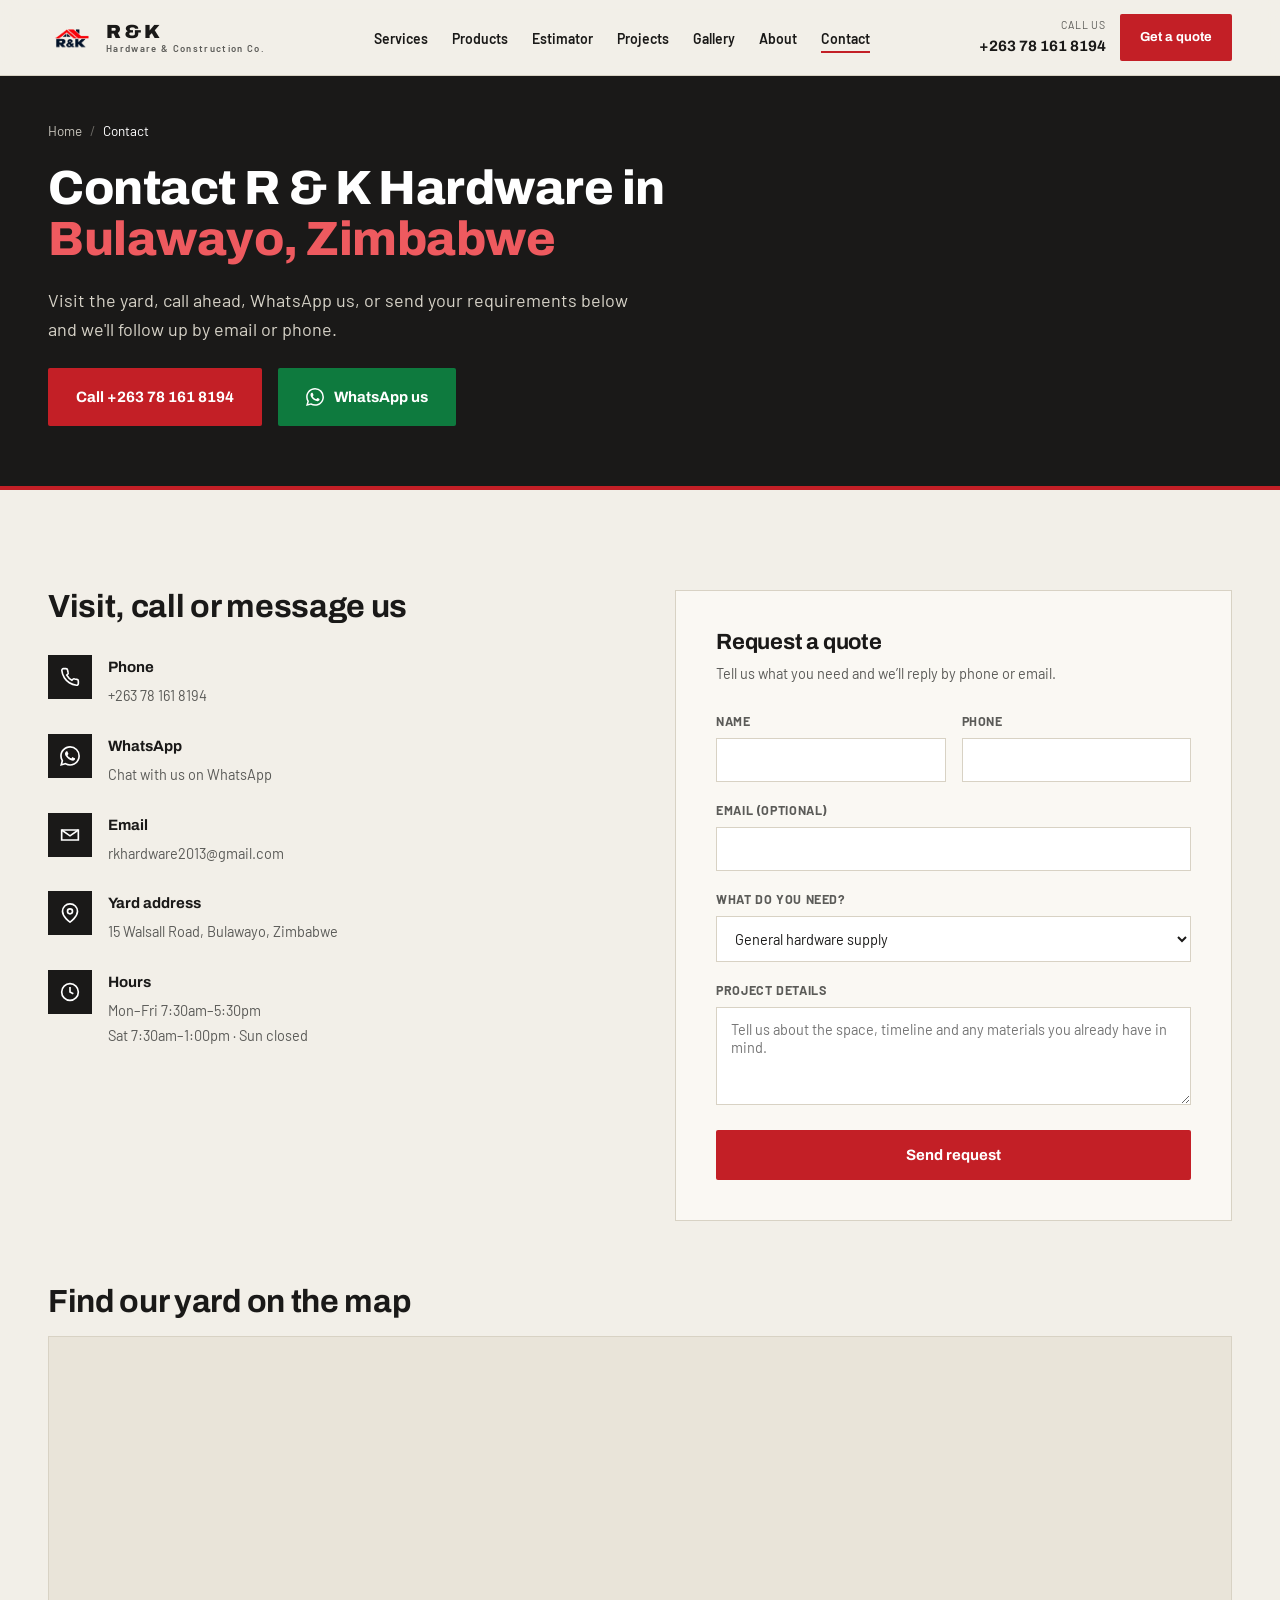
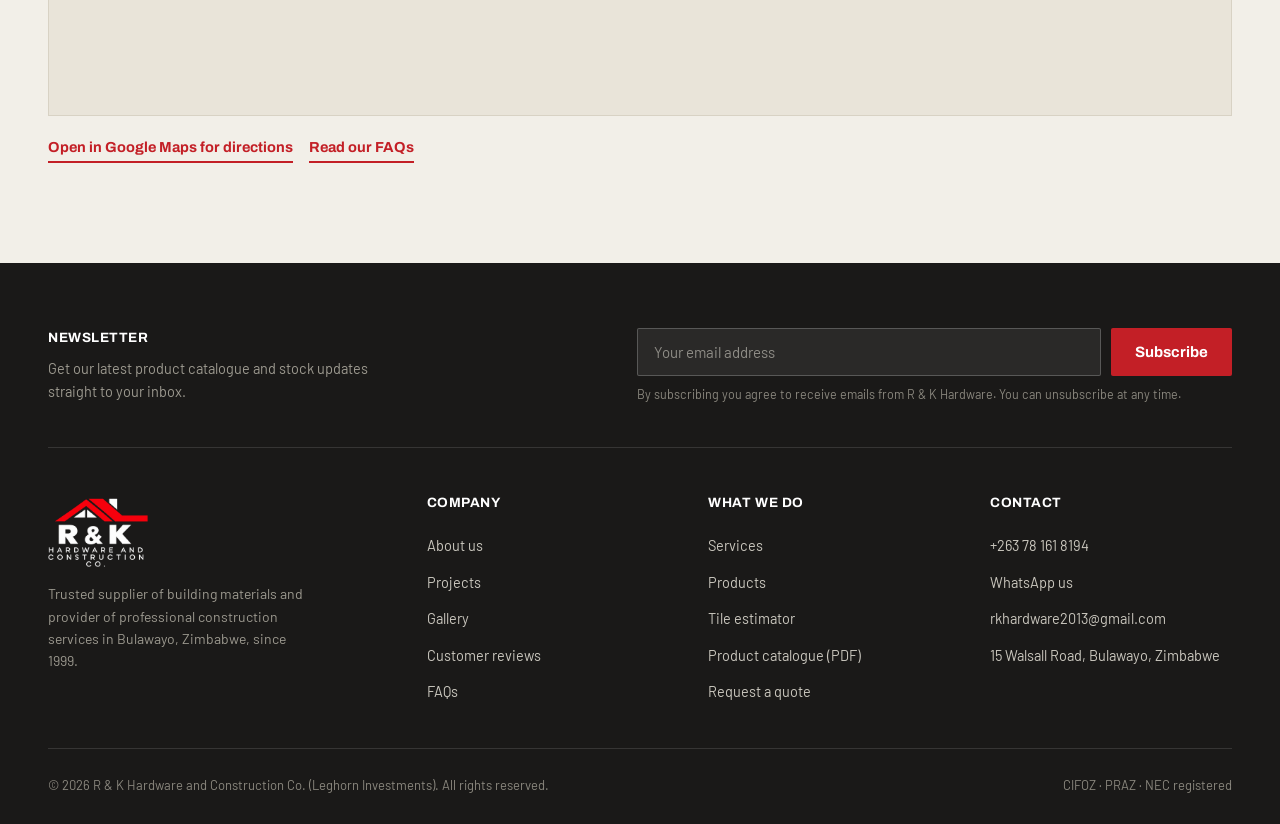
<file: contact.html>
<!DOCTYPE html>
<html lang="en">
<head>
<meta charset="UTF-8">
<meta name="viewport" content="width=device-width, initial-scale=1.0">
<title>Contact &amp; Request a Quote | R &amp; K Hardware — Bulawayo, Zimbabwe</title>
<meta name="description" content="Contact R &amp; K Hardware and Construction Co. at 15 Walsall Road, Bulawayo. Call +263 78 161 8194, WhatsApp us or request a quote online. Open Mon–Sat.">
<meta name="keywords" content="contact R &amp; K Hardware, hardware store Bulawayo address, request a quote Bulawayo, WhatsApp hardware Bulawayo, 15 Walsall Road, Bulawayo, Zimbabwe">
<meta name="robots" content="index, follow">
<link rel="canonical" href="https://yourdomain.com/contact.html">
<meta name="geo.region" content="ZW-BU">
<meta name="geo.placename" content="Bulawayo">
<meta name="geo.position" content="-20.17;28.58">
<meta name="ICBM" content="-20.17, 28.58">
<meta name="theme-color" content="#1a1918">
<meta property="og:title" content="Contact &amp; Request a Quote | R &amp; K Hardware — Bulawayo, Zimbabwe">
<meta property="og:description" content="Contact R &amp; K Hardware and Construction Co. at 15 Walsall Road, Bulawayo. Call +263 78 161 8194, WhatsApp us or request a quote online. Open Mon–Sat.">
<meta property="og:type" content="website">
<meta property="og:url" content="https://yourdomain.com/contact.html">
<meta property="og:image" content="https://yourdomain.com/images/rk-hardware-bulawayo-og-contact.jpg">
<meta property="og:image:width" content="1200">
<meta property="og:image:height" content="630">
<meta property="og:image:alt" content="R &amp; K Hardware and Construction Co. — Contact — Bulawayo, Zimbabwe">
<meta property="og:locale" content="en_GB">
<meta property="og:site_name" content="R &amp; K Hardware and Construction Co.">
<meta name="twitter:card" content="summary_large_image">
<meta name="twitter:title" content="Contact &amp; Request a Quote | R &amp; K Hardware — Bulawayo, Zimbabwe">
<meta name="twitter:description" content="Contact R &amp; K Hardware and Construction Co. at 15 Walsall Road, Bulawayo. Call +263 78 161 8194, WhatsApp us or request a quote online. Open Mon–Sat.">
<meta name="twitter:image" content="https://yourdomain.com/images/rk-hardware-bulawayo-og-contact.jpg">
<meta name="twitter:image:alt" content="R &amp; K Hardware and Construction Co. — Contact — Bulawayo, Zimbabwe">
<link rel="icon" type="image/x-icon" href="favicon.ico">
<link rel="icon" type="image/png" sizes="16x16" href="favicon-16.png">
<link rel="icon" type="image/png" sizes="32x32" href="favicon-32.png">
<link rel="apple-touch-icon" sizes="180x180" href="apple-touch-icon.png">
<link rel="preconnect" href="https://fonts.googleapis.com">
<link rel="preconnect" href="https://fonts.gstatic.com" crossorigin>
<link href="https://fonts.googleapis.com/css2?family=Archivo:wght@500;700;800;900&family=Barlow:ital,wght@0,400;0,500;0,600;0,700;1,400&display=swap" rel="stylesheet">
<link rel="stylesheet" href="styles.css">
<script>document.documentElement.className+=' js'</script>
<script type="application/ld+json">{"@context":"https://schema.org","@graph":[{"@type":["HardwareStore","HomeAndConstructionBusiness"],"@id":"https://yourdomain.com/#business","name":"R & K Hardware and Construction Co.","alternateName":"R & K Hardware","legalName":"Leghorn Investments","url":"https://yourdomain.com/","logo":"https://yourdomain.com/images/rk-hardware-logo-512.png","image":["https://yourdomain.com/images/rk-hardware-bulawayo-og-home.jpg","https://yourdomain.com/images/porcelain-floor-tiles-marble-effect-bulawayo.jpg","https://yourdomain.com/images/pvc-gypsum-ceiling-cove-lighting-bulawayo.jpg"],"description":"Hardware supplier and construction company in Bulawayo, Zimbabwe: building materials, tiles, PVC ceilings, plumbing, painting, tiling and renovations since 1999.","telephone":"+263781618194","email":"rkhardware2013@gmail.com","foundingDate":"1999","address":{"@type":"PostalAddress","streetAddress":"15 Walsall Road","addressLocality":"Bulawayo","addressRegion":"Bulawayo Province","addressCountry":"ZW"},"geo":{"@type":"GeoCoordinates","latitude":-20.17,"longitude":28.58},"hasMap":"https://www.google.com/maps/search/?api=1&query=15%20Walsall%20Road%2C%20Bulawayo%2C%20Zimbabwe","areaServed":[{"@type":"City","name":"Bulawayo"},{"@type":"Country","name":"Zimbabwe"}],"openingHoursSpecification":[{"@type":"OpeningHoursSpecification","dayOfWeek":["Monday","Tuesday","Wednesday","Thursday","Friday"],"opens":"07:30","closes":"17:30"},{"@type":"OpeningHoursSpecification","dayOfWeek":"Saturday","opens":"07:30","closes":"13:00"}],"priceRange":"$$","contactPoint":{"@type":"ContactPoint","telephone":"+263781618194","contactType":"customer service","areaServed":"ZW","availableLanguage":"English"}},{"@type":"WebSite","@id":"https://yourdomain.com/#website","url":"https://yourdomain.com/","name":"R & K Hardware and Construction Co.","inLanguage":"en","publisher":{"@id":"https://yourdomain.com/#business"}},{"@type":"ContactPage","@id":"https://yourdomain.com/contact.html#webpage","url":"https://yourdomain.com/contact.html","name":"Contact & Request a Quote | R & K Hardware — Bulawayo, Zimbabwe","description":"Contact R & K Hardware and Construction Co. at 15 Walsall Road, Bulawayo. Call +263 78 161 8194, WhatsApp us or request a quote online. Open Mon–Sat.","inLanguage":"en","isPartOf":{"@id":"https://yourdomain.com/#website"},"about":{"@id":"https://yourdomain.com/#business"},"primaryImageOfPage":{"@type":"ImageObject","url":"https://yourdomain.com/images/rk-hardware-bulawayo-og-contact.jpg","width":1200,"height":630},"breadcrumb":{"@id":"https://yourdomain.com/contact.html#breadcrumb"},"mainEntity":{"@id":"https://yourdomain.com/#business"}},{"@type":"BreadcrumbList","itemListElement":[{"@type":"ListItem","position":1,"name":"Home","item":"https://yourdomain.com/index.html"},{"@type":"ListItem","position":2,"name":"Contact","item":"https://yourdomain.com/contact.html"}],"@id":"https://yourdomain.com/contact.html#breadcrumb"}]}</script>
</head>
<body>
<a class="skip-link" href="#main-content">Skip to main content</a>
<header>
  <div class="nav">
    <a href="index.html" class="brand" aria-label="R &amp; K Hardware and Construction Co. — home">
      <img src="images/rk-hardware-logo-roof-mark.png" class="brand-mark" alt="R &amp; K Hardware logo — roof mark" width="200" height="57">
      <span class="brand-word">R&nbsp;&amp;&nbsp;K<span>Hardware &amp; Construction Co.</span></span>
    </a>
    <button class="menu-btn" id="menuBtn" type="button" aria-label="Toggle navigation menu" aria-expanded="false" aria-controls="navLinks">
      <span></span><span></span><span></span>
    </button>
    <nav class="links" id="navLinks" aria-label="Main navigation">
      <ul role="list"><li><a href="services.html">Services</a></li><li><a href="products.html">Products</a></li><li><a href="estimator.html">Estimator</a></li><li><a href="projects.html">Projects</a></li><li><a href="gallery.html">Gallery</a></li><li><a href="about.html">About</a></li><li><a href="contact.html" aria-current="page">Contact</a></li></ul>
    </nav>
    <div class="nav-cta">
      <a class="nav-phone" href="tel:+263781618194"><small>Call us</small><strong>+263 78 161 8194</strong></a>
      <a href="contact.html" class="btn btn-primary btn-sm">Get a quote</a>
    </div>
  </div>
</header>
<main id="main-content">
<section class="page-hero">
    <div class="wrap">
      <nav class="crumbs" aria-label="Breadcrumb"><ol>
        <li><a href="index.html">Home</a></li>
        <li aria-current="page">Contact</li>
      </ol></nav>
      <h1>Contact R &amp; K Hardware in <em>Bulawayo, Zimbabwe</em></h1>
      <p class="lead">Visit the yard, call ahead, WhatsApp us, or send your requirements below and we'll follow up by email or phone.</p>
      <div class="hero-ctas">
        <a href="tel:+263781618194" class="btn btn-primary">Call +263 78 161 8194</a>
        <a href="https://wa.me/263781618194?text=Hi%20R%20%26%20K%2C%20I%20would%20like%20to%20make%20an%20enquiry." class="btn btn-wa" target="_blank" rel="noopener"><svg viewBox="0 0 24 24" fill="currentColor" aria-hidden="true"><path d="M17.472 14.382c-.297-.149-1.758-.867-2.03-.967-.273-.099-.471-.148-.67.15-.197.297-.767.966-.94 1.164-.173.199-.347.223-.644.075-.297-.15-1.255-.463-2.39-1.475-.883-.788-1.48-1.761-1.653-2.059-.173-.297-.018-.458.13-.606.134-.133.298-.347.446-.52.149-.174.198-.298.298-.497.099-.198.05-.371-.025-.52-.075-.149-.669-1.612-.916-2.207-.242-.579-.487-.5-.669-.51-.173-.008-.371-.01-.57-.01-.198 0-.52.074-.792.372-.272.297-1.04 1.016-1.04 2.479 0 1.462 1.065 2.875 1.213 3.074.149.198 2.096 3.2 5.077 4.487.709.306 1.262.489 1.694.625.712.227 1.36.195 1.871.118.571-.085 1.758-.719 2.006-1.413.248-.694.248-1.289.173-1.413-.074-.124-.272-.198-.57-.347m-5.421 7.403h-.004a9.87 9.87 0 01-5.031-1.378l-.361-.214-3.741.982.998-3.648-.235-.374a9.86 9.86 0 01-1.51-5.26c.001-5.45 4.436-9.884 9.888-9.884 2.64 0 5.122 1.03 6.988 2.898a9.825 9.825 0 012.893 6.994c-.003 5.45-4.437 9.884-9.885 9.884m8.413-18.297A11.815 11.815 0 0012.05 0C5.495 0 .16 5.335.157 11.892c0 2.096.547 4.142 1.588 5.945L.057 24l6.305-1.654a11.882 11.882 0 005.683 1.448h.005c6.554 0 11.89-5.335 11.893-11.893a11.821 11.821 0 00-3.48-8.413Z"/></svg>WhatsApp us</a>
      </div>
    </div>
  </section>

  <section class="sec">
    <div class="wrap">
      <div class="contact-grid">
        <div class="reveal">
          <h2 style="font-size:clamp(1.5rem,2.6vw,2rem)">Visit, call or message us</h2>
          <div class="info-list">
            <div class="info-item"><div class="ic"><svg viewBox="0 0 24 24" fill="none" stroke="currentColor" stroke-width="2" aria-hidden="true"><path d="M22 16.9v3a2 2 0 0 1-2.2 2 19.8 19.8 0 0 1-8.6-3 19.5 19.5 0 0 1-6-6 19.8 19.8 0 0 1-3-8.7A2 2 0 0 1 4.1 2h3a2 2 0 0 1 2 1.7c.1.9.3 1.8.6 2.7a2 2 0 0 1-.4 2.1L8.1 9.7a16 16 0 0 0 6.2 6.2l1.2-1.2a2 2 0 0 1 2.1-.4c.9.3 1.8.5 2.7.6a2 2 0 0 1 1.7 2Z"/></svg></div><div><strong>Phone</strong><a href="tel:+263781618194">+263 78 161 8194</a></div></div>
            <div class="info-item"><div class="ic"><svg viewBox="0 0 24 24" fill="currentColor" aria-hidden="true"><path d="M17.472 14.382c-.297-.149-1.758-.867-2.03-.967-.273-.099-.471-.148-.67.15-.197.297-.767.966-.94 1.164-.173.199-.347.223-.644.075-.297-.15-1.255-.463-2.39-1.475-.883-.788-1.48-1.761-1.653-2.059-.173-.297-.018-.458.13-.606.134-.133.298-.347.446-.52.149-.174.198-.298.298-.497.099-.198.05-.371-.025-.52-.075-.149-.669-1.612-.916-2.207-.242-.579-.487-.5-.669-.51-.173-.008-.371-.01-.57-.01-.198 0-.52.074-.792.372-.272.297-1.04 1.016-1.04 2.479 0 1.462 1.065 2.875 1.213 3.074.149.198 2.096 3.2 5.077 4.487.709.306 1.262.489 1.694.625.712.227 1.36.195 1.871.118.571-.085 1.758-.719 2.006-1.413.248-.694.248-1.289.173-1.413-.074-.124-.272-.198-.57-.347m-5.421 7.403h-.004a9.87 9.87 0 01-5.031-1.378l-.361-.214-3.741.982.998-3.648-.235-.374a9.86 9.86 0 01-1.51-5.26c.001-5.45 4.436-9.884 9.888-9.884 2.64 0 5.122 1.03 6.988 2.898a9.825 9.825 0 012.893 6.994c-.003 5.45-4.437 9.884-9.885 9.884m8.413-18.297A11.815 11.815 0 0012.05 0C5.495 0 .16 5.335.157 11.892c0 2.096.547 4.142 1.588 5.945L.057 24l6.305-1.654a11.882 11.882 0 005.683 1.448h.005c6.554 0 11.89-5.335 11.893-11.893a11.821 11.821 0 00-3.48-8.413Z"/></svg></div><div><strong>WhatsApp</strong><a href="https://wa.me/263781618194?text=Hi%20R%20%26%20K%2C%20I%20would%20like%20to%20make%20an%20enquiry." target="_blank" rel="noopener">Chat with us on WhatsApp</a></div></div>
            <div class="info-item"><div class="ic"><svg viewBox="0 0 24 24" fill="none" stroke="currentColor" stroke-width="2" aria-hidden="true"><path d="M22 6 12 13 2 6"/><path d="M2 6h20v12H2z"/></svg></div><div><strong>Email</strong><a href="mailto:rkhardware2013@gmail.com">rkhardware2013@gmail.com</a></div></div>
            <div class="info-item"><div class="ic"><svg viewBox="0 0 24 24" fill="none" stroke="currentColor" stroke-width="2" aria-hidden="true"><path d="M21 10c0 7-9 13-9 13s-9-6-9-13a9 9 0 0 1 18 0Z"/><circle cx="12" cy="10" r="3"/></svg></div><div><strong>Yard address</strong><span>15 Walsall Road, Bulawayo, Zimbabwe</span></div></div>
            <div class="info-item"><div class="ic"><svg viewBox="0 0 24 24" fill="none" stroke="currentColor" stroke-width="2" aria-hidden="true"><circle cx="12" cy="12" r="10"/><path d="M12 6v6l4 2"/></svg></div><div><strong>Hours</strong><span>Mon–Fri 7:30am–5:30pm<br>Sat 7:30am–1:00pm &middot; Sun closed</span></div></div>
          </div>
        </div>

        <div class="reveal">
          <form class="quote-form" id="quoteForm" action="https://formsubmit.co/rkhardware2013@gmail.com" method="POST" data-ajax="https://formsubmit.co/ajax/rkhardware2013@gmail.com">
            <h2 style="font-size:22px;margin-bottom:8px">Request a quote</h2>
            <p>Tell us what you need and we&rsquo;ll reply by phone or email.</p>
            <input type="hidden" name="_next" value="https://yourdomain.com/contact.html?sent=1">
            <input type="hidden" name="_subject" value="New quote request from the R &amp; K Hardware website">
            <input type="hidden" name="_captcha" value="false">
            <input type="hidden" name="_template" value="table">
            <div class="honey" aria-hidden="true"><label>Leave this field empty<input type="text" name="_honey" tabindex="-1" autocomplete="off"></label></div>
            <div class="field-row">
              <div class="field"><label for="qName">Name</label><input id="qName" name="name" type="text" required autocomplete="name"></div>
              <div class="field"><label for="qPhone">Phone</label><input id="qPhone" name="phone" type="tel" required autocomplete="tel"></div>
            </div>
            <div class="field"><label for="qEmail">Email (optional)</label><input id="qEmail" name="email" type="email" autocomplete="email"></div>
            <div class="field">
              <label for="qService">What do you need?</label>
              <select id="qService" name="service">
                <option>General hardware supply</option>
                <option>Tiling — supply &amp; install</option>
                <option>Ceiling — PVC panels &amp; cornice</option>
                <option>Plumbing</option>
                <option>Painting</option>
                <option>Renovation / construction project</option>
                <option>Other</option>
              </select>
            </div>
            <div class="field"><label for="qMsg">Project details</label><textarea id="qMsg" name="message" rows="4" placeholder="Tell us about the space, timeline and any materials you already have in mind."></textarea></div>
            <button type="submit" class="btn btn-primary" style="width:100%;justify-content:center;">Send request</button>
            <p class="form-error" id="formError" role="alert" hidden>Sorry, that didn&rsquo;t send. Please try again or call +263 78 161 8194.</p>
          </form>
          <div class="form-thanks" id="formThanks" role="status" hidden>
            <h2 style="font-size:24px;margin-bottom:10px">Thank you — we&rsquo;ve got your request.</h2>
            <p>We&rsquo;ll get back to you by phone or email. For anything urgent, call +263 78 161 8194 or message us on WhatsApp.</p>
            <div class="hero-ctas">
              <a href="https://wa.me/263781618194?text=Hi%20R%20%26%20K%2C%20I%20just%20sent%20a%20quote%20request%20on%20your%20website." class="btn btn-wa" target="_blank" rel="noopener"><svg viewBox="0 0 24 24" fill="currentColor" aria-hidden="true"><path d="M17.472 14.382c-.297-.149-1.758-.867-2.03-.967-.273-.099-.471-.148-.67.15-.197.297-.767.966-.94 1.164-.173.199-.347.223-.644.075-.297-.15-1.255-.463-2.39-1.475-.883-.788-1.48-1.761-1.653-2.059-.173-.297-.018-.458.13-.606.134-.133.298-.347.446-.52.149-.174.198-.298.298-.497.099-.198.05-.371-.025-.52-.075-.149-.669-1.612-.916-2.207-.242-.579-.487-.5-.669-.51-.173-.008-.371-.01-.57-.01-.198 0-.52.074-.792.372-.272.297-1.04 1.016-1.04 2.479 0 1.462 1.065 2.875 1.213 3.074.149.198 2.096 3.2 5.077 4.487.709.306 1.262.489 1.694.625.712.227 1.36.195 1.871.118.571-.085 1.758-.719 2.006-1.413.248-.694.248-1.289.173-1.413-.074-.124-.272-.198-.57-.347m-5.421 7.403h-.004a9.87 9.87 0 01-5.031-1.378l-.361-.214-3.741.982.998-3.648-.235-.374a9.86 9.86 0 01-1.51-5.26c.001-5.45 4.436-9.884 9.888-9.884 2.64 0 5.122 1.03 6.988 2.898a9.825 9.825 0 012.893 6.994c-.003 5.45-4.437 9.884-9.885 9.884m8.413-18.297A11.815 11.815 0 0012.05 0C5.495 0 .16 5.335.157 11.892c0 2.096.547 4.142 1.588 5.945L.057 24l6.305-1.654a11.882 11.882 0 005.683 1.448h.005c6.554 0 11.89-5.335 11.893-11.893a11.821 11.821 0 00-3.48-8.413Z"/></svg>WhatsApp us</a>
              <a href="index.html" class="btn btn-ghost-light">Back to home</a>
            </div>
          </div>
        </div>
      </div>

      <div class="map-wrap reveal">
        <h2>Find our yard on the map</h2>
        <iframe title="Map showing R &amp; K Hardware and Construction Co. at 15 Walsall Road, Bulawayo, Zimbabwe" src="https://www.google.com/maps?q=15%20Walsall%20Road%2C%20Bulawayo%2C%20Zimbabwe&output=embed" width="600" height="380" loading="lazy" referrerpolicy="no-referrer-when-downgrade" allowfullscreen></iframe>
        <div class="more-row" style="margin-top:20px"><a class="text-link" href="https://www.google.com/maps/search/?api=1&query=15%20Walsall%20Road%2C%20Bulawayo%2C%20Zimbabwe" target="_blank" rel="noopener">Open in Google Maps for directions</a><a class="text-link" href="faq.html">Read our FAQs</a></div>
      </div>
    </div>
  </section>
</main>

<footer>
  <div class="wrap">
    <div class="foot-news news-dark">
      <div class="fn-copy">
        <span class="foot-title">Newsletter</span>
        <p>Get our latest product catalogue and stock updates straight to your inbox.</p>
      </div>
      <div class="fn-form">
        <form class="news-form" action="https://formsubmit.co/rkhardware2013@gmail.com" method="POST" data-newsletter data-ajax="https://formsubmit.co/ajax/rkhardware2013@gmail.com">
          <input type="hidden" name="_subject" value="New newsletter subscriber from the R &amp; K Hardware website">
          <input type="hidden" name="_next" value="https://yourdomain.com/contact.html?subscribed=1">
          <input type="hidden" name="_captcha" value="false">
          <input type="hidden" name="_template" value="table">
          <input type="hidden" name="signup_source" value="Footer (contact.html)">
          <div class="honey" aria-hidden="true"><label>Leave this field empty<input type="text" name="_honey" tabindex="-1" autocomplete="off"></label></div>
          <div class="news-row">
            <label class="sr-only" for="newsEmailFooter">Email address</label>
            <input id="newsEmailFooter" name="email" type="email" required autocomplete="email" placeholder="Your email address">
            <button type="submit" class="btn btn-primary">Subscribe</button>
          </div>
          <p class="news-fine">By subscribing you agree to receive emails from R &amp; K Hardware. You can unsubscribe at any time.</p>
          <p class="form-error" role="alert" hidden>Sorry, that didn&rsquo;t go through. Please try again or WhatsApp us on +263 78 161 8194.</p>
        </form>
        <div class="news-thanks" hidden>
          <strong>You&rsquo;re on the list.</strong>
          <p>Thanks for subscribing. Here&rsquo;s our catalogue to get you started.</p>
          <a class="btn btn-primary btn-sm" href="catalogue/rk-hardware-product-catalogue.pdf" download><svg viewBox="0 0 24 24" fill="none" stroke="currentColor" stroke-width="2" aria-hidden="true"><path d="M12 3v12m0 0l-4-4m4 4l4-4"/><path d="M4 17v2a2 2 0 002 2h12a2 2 0 002-2v-2"/></svg>Download catalogue (PDF)</a>
        </div>
      </div>
    </div>
    <div class="foot-grid">
      <div class="foot-brand">
        <img src="images/rk-hardware-construction-logo-white.png" class="foot-logo-mark" alt="R &amp; K Hardware and Construction Co. logo" width="340" height="212" loading="lazy" decoding="async">
        <p>Trusted supplier of building materials and provider of professional construction services in Bulawayo, Zimbabwe, since 1999.</p>
      </div>
      <nav aria-label="Footer company links">
        <span class="foot-title">Company</span>
        <ul role="list">
          <li><a href="about.html">About us</a></li>
          <li><a href="projects.html">Projects</a></li>
          <li><a href="gallery.html">Gallery</a></li>
          <li><a href="testimonials.html">Customer reviews</a></li>
          <li><a href="faq.html">FAQs</a></li>
        </ul>
      </nav>
      <nav aria-label="Footer services links">
        <span class="foot-title">What we do</span>
        <ul role="list">
          <li><a href="services.html">Services</a></li>
          <li><a href="products.html">Products</a></li>
          <li><a href="estimator.html">Tile estimator</a></li>
          <li><a href="catalogue/rk-hardware-product-catalogue.pdf" download>Product catalogue (PDF)</a></li>
          <li><a href="contact.html">Request a quote</a></li>
        </ul>
      </nav>
      <div>
        <span class="foot-title">Contact</span>
        <ul role="list">
          <li><a href="tel:+263781618194">+263 78 161 8194</a></li>
          <li><a href="https://wa.me/263781618194?text=Hi%20R%20%26%20K%2C%20I%20would%20like%20to%20make%20an%20enquiry." target="_blank" rel="noopener">WhatsApp us</a></li>
          <li><a href="mailto:rkhardware2013@gmail.com">rkhardware2013@gmail.com</a></li>
          <li><span>15 Walsall Road, Bulawayo, Zimbabwe</span></li>
        </ul>
      </div>
    </div>
    <div class="foot-bottom">
      <span>&copy; <span id="year">2026</span> R &amp; K Hardware and Construction Co. (Leghorn Investments). All rights reserved.</span>
      <span>CIFOZ &middot; PRAZ &middot; NEC registered</span>
    </div>
  </div>
</footer>

<script src="main.js"></script>
</body>
</html>
</file>
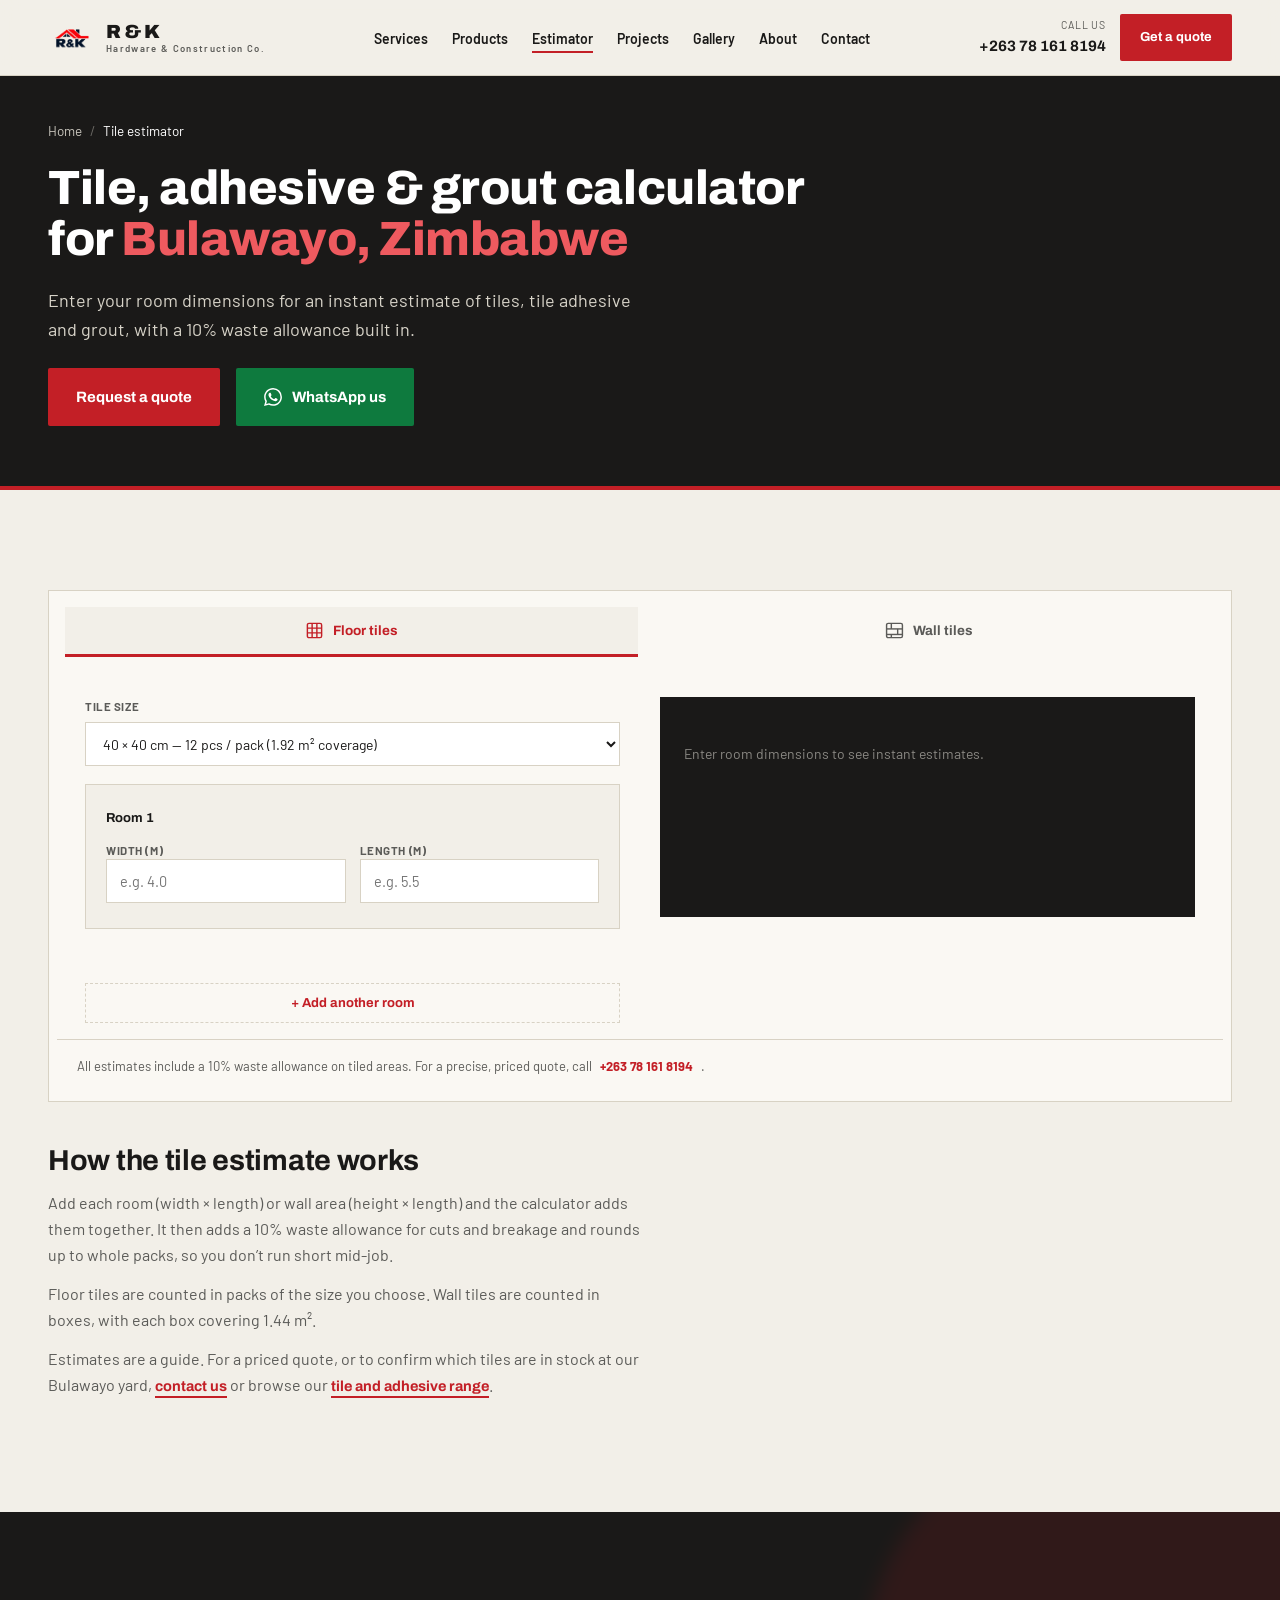
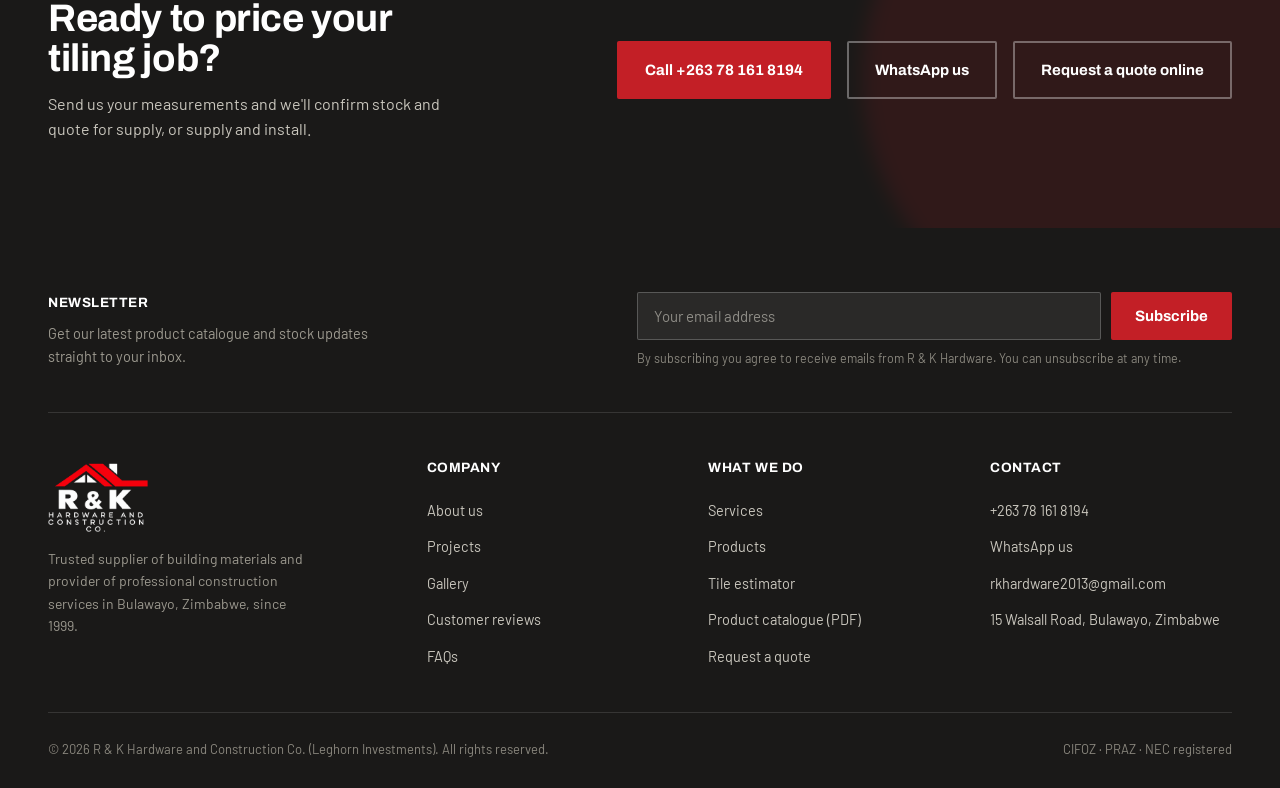
<file: estimator.html>
<!DOCTYPE html>
<html lang="en">
<head>
<meta charset="UTF-8">
<meta name="viewport" content="width=device-width, initial-scale=1.0">
<title>Tile &amp; Grout Calculator | R &amp; K Hardware — Bulawayo, Zimbabwe</title>
<meta name="description" content="Free tile calculator for Bulawayo builders and homeowners: enter room size to estimate floor or wall tiles, tile adhesive and grout, including 10% waste.">
<meta name="keywords" content="tile calculator, how many tiles do I need, tile adhesive calculator, grout calculator, floor tiles estimate, wall tiles estimate, Bulawayo, Zimbabwe">
<meta name="robots" content="index, follow">
<link rel="canonical" href="https://yourdomain.com/estimator.html">
<meta name="geo.region" content="ZW-BU">
<meta name="geo.placename" content="Bulawayo">
<meta name="geo.position" content="-20.17;28.58">
<meta name="ICBM" content="-20.17, 28.58">
<meta name="theme-color" content="#1a1918">
<meta property="og:title" content="Tile &amp; Grout Calculator | R &amp; K Hardware — Bulawayo, Zimbabwe">
<meta property="og:description" content="Free tile calculator for Bulawayo builders and homeowners: enter room size to estimate floor or wall tiles, tile adhesive and grout, including 10% waste.">
<meta property="og:type" content="website">
<meta property="og:url" content="https://yourdomain.com/estimator.html">
<meta property="og:image" content="https://yourdomain.com/images/rk-hardware-bulawayo-og-estimator.jpg">
<meta property="og:image:width" content="1200">
<meta property="og:image:height" content="630">
<meta property="og:image:alt" content="R &amp; K Hardware and Construction Co. — Tile estimator — Bulawayo, Zimbabwe">
<meta property="og:locale" content="en_GB">
<meta property="og:site_name" content="R &amp; K Hardware and Construction Co.">
<meta name="twitter:card" content="summary_large_image">
<meta name="twitter:title" content="Tile &amp; Grout Calculator | R &amp; K Hardware — Bulawayo, Zimbabwe">
<meta name="twitter:description" content="Free tile calculator for Bulawayo builders and homeowners: enter room size to estimate floor or wall tiles, tile adhesive and grout, including 10% waste.">
<meta name="twitter:image" content="https://yourdomain.com/images/rk-hardware-bulawayo-og-estimator.jpg">
<meta name="twitter:image:alt" content="R &amp; K Hardware and Construction Co. — Tile estimator — Bulawayo, Zimbabwe">
<link rel="icon" type="image/x-icon" href="favicon.ico">
<link rel="icon" type="image/png" sizes="16x16" href="favicon-16.png">
<link rel="icon" type="image/png" sizes="32x32" href="favicon-32.png">
<link rel="apple-touch-icon" sizes="180x180" href="apple-touch-icon.png">
<link rel="preconnect" href="https://fonts.googleapis.com">
<link rel="preconnect" href="https://fonts.gstatic.com" crossorigin>
<link href="https://fonts.googleapis.com/css2?family=Archivo:wght@500;700;800;900&family=Barlow:ital,wght@0,400;0,500;0,600;0,700;1,400&display=swap" rel="stylesheet">
<link rel="stylesheet" href="styles.css">
<script>document.documentElement.className+=' js'</script>
<script type="application/ld+json">{"@context":"https://schema.org","@graph":[{"@type":["HardwareStore","HomeAndConstructionBusiness"],"@id":"https://yourdomain.com/#business","name":"R & K Hardware and Construction Co.","alternateName":"R & K Hardware","legalName":"Leghorn Investments","url":"https://yourdomain.com/","logo":"https://yourdomain.com/images/rk-hardware-logo-512.png","image":["https://yourdomain.com/images/rk-hardware-bulawayo-og-home.jpg","https://yourdomain.com/images/porcelain-floor-tiles-marble-effect-bulawayo.jpg","https://yourdomain.com/images/pvc-gypsum-ceiling-cove-lighting-bulawayo.jpg"],"description":"Hardware supplier and construction company in Bulawayo, Zimbabwe: building materials, tiles, PVC ceilings, plumbing, painting, tiling and renovations since 1999.","telephone":"+263781618194","email":"rkhardware2013@gmail.com","foundingDate":"1999","address":{"@type":"PostalAddress","streetAddress":"15 Walsall Road","addressLocality":"Bulawayo","addressRegion":"Bulawayo Province","addressCountry":"ZW"},"geo":{"@type":"GeoCoordinates","latitude":-20.17,"longitude":28.58},"hasMap":"https://www.google.com/maps/search/?api=1&query=15%20Walsall%20Road%2C%20Bulawayo%2C%20Zimbabwe","areaServed":[{"@type":"City","name":"Bulawayo"},{"@type":"Country","name":"Zimbabwe"}],"openingHoursSpecification":[{"@type":"OpeningHoursSpecification","dayOfWeek":["Monday","Tuesday","Wednesday","Thursday","Friday"],"opens":"07:30","closes":"17:30"},{"@type":"OpeningHoursSpecification","dayOfWeek":"Saturday","opens":"07:30","closes":"13:00"}],"priceRange":"$$","contactPoint":{"@type":"ContactPoint","telephone":"+263781618194","contactType":"customer service","areaServed":"ZW","availableLanguage":"English"}},{"@type":"WebSite","@id":"https://yourdomain.com/#website","url":"https://yourdomain.com/","name":"R & K Hardware and Construction Co.","inLanguage":"en","publisher":{"@id":"https://yourdomain.com/#business"}},{"@type":"WebPage","@id":"https://yourdomain.com/estimator.html#webpage","url":"https://yourdomain.com/estimator.html","name":"Tile & Grout Calculator | R & K Hardware — Bulawayo, Zimbabwe","description":"Free tile calculator for Bulawayo builders and homeowners: enter room size to estimate floor or wall tiles, tile adhesive and grout, including 10% waste.","inLanguage":"en","isPartOf":{"@id":"https://yourdomain.com/#website"},"about":{"@id":"https://yourdomain.com/#business"},"primaryImageOfPage":{"@type":"ImageObject","url":"https://yourdomain.com/images/rk-hardware-bulawayo-og-estimator.jpg","width":1200,"height":630},"breadcrumb":{"@id":"https://yourdomain.com/estimator.html#breadcrumb"},"mainEntity":{"@id":"https://yourdomain.com/estimator.html#calculator"}},{"@type":"BreadcrumbList","itemListElement":[{"@type":"ListItem","position":1,"name":"Home","item":"https://yourdomain.com/index.html"},{"@type":"ListItem","position":2,"name":"Tile estimator","item":"https://yourdomain.com/estimator.html"}],"@id":"https://yourdomain.com/estimator.html#breadcrumb"},{"@type":"WebApplication","@id":"https://yourdomain.com/estimator.html#calculator","name":"R & K Hardware tile, adhesive and grout calculator","applicationCategory":"UtilitiesApplication","operatingSystem":"Any (web browser)","url":"https://yourdomain.com/estimator.html","description":"Estimates floor or wall tiles, tile adhesive bags and grout packs from room dimensions, including a 10% waste allowance.","offers":{"@type":"Offer","price":"0","priceCurrency":"USD"},"provider":{"@id":"https://yourdomain.com/#business"},"inLanguage":"en"}]}</script>
</head>
<body>
<a class="skip-link" href="#main-content">Skip to main content</a>
<header>
  <div class="nav">
    <a href="index.html" class="brand" aria-label="R &amp; K Hardware and Construction Co. — home">
      <img src="images/rk-hardware-logo-roof-mark.png" class="brand-mark" alt="R &amp; K Hardware logo — roof mark" width="200" height="57">
      <span class="brand-word">R&nbsp;&amp;&nbsp;K<span>Hardware &amp; Construction Co.</span></span>
    </a>
    <button class="menu-btn" id="menuBtn" type="button" aria-label="Toggle navigation menu" aria-expanded="false" aria-controls="navLinks">
      <span></span><span></span><span></span>
    </button>
    <nav class="links" id="navLinks" aria-label="Main navigation">
      <ul role="list"><li><a href="services.html">Services</a></li><li><a href="products.html">Products</a></li><li><a href="estimator.html" aria-current="page">Estimator</a></li><li><a href="projects.html">Projects</a></li><li><a href="gallery.html">Gallery</a></li><li><a href="about.html">About</a></li><li><a href="contact.html">Contact</a></li></ul>
    </nav>
    <div class="nav-cta">
      <a class="nav-phone" href="tel:+263781618194"><small>Call us</small><strong>+263 78 161 8194</strong></a>
      <a href="contact.html" class="btn btn-primary btn-sm">Get a quote</a>
    </div>
  </div>
</header>
<main id="main-content">
<section class="page-hero">
    <div class="wrap">
      <nav class="crumbs" aria-label="Breadcrumb"><ol>
        <li><a href="index.html">Home</a></li>
        <li aria-current="page">Tile estimator</li>
      </ol></nav>
      <h1>Tile, adhesive &amp; grout calculator for <em>Bulawayo, Zimbabwe</em></h1>
      <p class="lead">Enter your room dimensions for an instant estimate of tiles, tile adhesive and grout, with a 10% waste allowance built in.</p>
      <div class="hero-ctas">
        <a href="contact.html" class="btn btn-primary">Request a quote</a>
        <a href="https://wa.me/263781618194?text=Hi%20R%20%26%20K%2C%20I%20used%20your%20tile%20calculator%20and%20would%20like%20a%20quote." class="btn btn-wa" target="_blank" rel="noopener"><svg viewBox="0 0 24 24" fill="currentColor" aria-hidden="true"><path d="M17.472 14.382c-.297-.149-1.758-.867-2.03-.967-.273-.099-.471-.148-.67.15-.197.297-.767.966-.94 1.164-.173.199-.347.223-.644.075-.297-.15-1.255-.463-2.39-1.475-.883-.788-1.48-1.761-1.653-2.059-.173-.297-.018-.458.13-.606.134-.133.298-.347.446-.52.149-.174.198-.298.298-.497.099-.198.05-.371-.025-.52-.075-.149-.669-1.612-.916-2.207-.242-.579-.487-.5-.669-.51-.173-.008-.371-.01-.57-.01-.198 0-.52.074-.792.372-.272.297-1.04 1.016-1.04 2.479 0 1.462 1.065 2.875 1.213 3.074.149.198 2.096 3.2 5.077 4.487.709.306 1.262.489 1.694.625.712.227 1.36.195 1.871.118.571-.085 1.758-.719 2.006-1.413.248-.694.248-1.289.173-1.413-.074-.124-.272-.198-.57-.347m-5.421 7.403h-.004a9.87 9.87 0 01-5.031-1.378l-.361-.214-3.741.982.998-3.648-.235-.374a9.86 9.86 0 01-1.51-5.26c.001-5.45 4.436-9.884 9.888-9.884 2.64 0 5.122 1.03 6.988 2.898a9.825 9.825 0 012.893 6.994c-.003 5.45-4.437 9.884-9.885 9.884m8.413-18.297A11.815 11.815 0 0012.05 0C5.495 0 .16 5.335.157 11.892c0 2.096.547 4.142 1.588 5.945L.057 24l6.305-1.654a11.882 11.882 0 005.683 1.448h.005c6.554 0 11.89-5.335 11.893-11.893a11.821 11.821 0 00-3.48-8.413Z"/></svg>WhatsApp us</a>
      </div>
    </div>
  </section>

  <section class="sec">
    <div class="wrap">
      <div class="est-card reveal">
        <div class="est-tabs" role="tablist" aria-label="Estimator type">
          <button class="est-tab active" role="tab" id="tab-floor" aria-selected="true" aria-controls="panel-floor" data-tab="floor" type="button">
            <svg viewBox="0 0 24 24" fill="none" stroke="currentColor" stroke-width="1.8" aria-hidden="true"><rect x="3" y="3" width="18" height="18" rx="2"/><path d="M3 9h18M3 15h18M9 3v18M15 3v18"/></svg>
            Floor tiles
          </button>
          <button class="est-tab" role="tab" id="tab-wall" aria-selected="false" aria-controls="panel-wall" tabindex="-1" data-tab="wall" type="button">
            <svg viewBox="0 0 24 24" fill="none" stroke="currentColor" stroke-width="1.8" aria-hidden="true"><rect x="2" y="3" width="20" height="18" rx="2"/><line x1="2" y1="10" x2="22" y2="10"/><line x1="2" y1="17" x2="22" y2="17"/><line x1="8" y1="3" x2="8" y2="10"/><line x1="16" y1="10" x2="16" y2="17"/><line x1="8" y1="17" x2="8" y2="21"/></svg>
            Wall tiles
          </button>
        </div>

        <div class="est-panel active" id="panel-floor" role="tabpanel" aria-labelledby="tab-floor" data-panel="floor">
          <div class="est-layout">
            <div class="est-inputs" data-rooms="floor-rooms">
              <div class="est-size-select">
                <label for="floorTileSize">Tile size</label>
                <select id="floorTileSize">
                  <option value="1.92|12">40 × 40 cm — 12 pcs / pack (1.92 m² coverage)</option>
                  <option value="1.44|4">60 × 60 cm — 4 pcs / pack (1.44 m² coverage)</option>
                  <option value="2.1|3">120 × 60 cm — 3 pcs / pack (2.1 m² coverage)</option>
                  <option value="1.44|2">120 × 60 cm — 2 pcs / pack (1.44 m² coverage)</option>
                </select>
              </div>
              <div class="est-room">
                <div class="est-room-head"><span class="room-num">Room 1</span></div>
                <div class="est-fields">
                  <div class="est-field"><label>Width (m)<input type="number" class="est-inp a-inp" min="0.1" step="0.1" inputmode="decimal" placeholder="e.g. 4.0"></label></div>
                  <div class="est-field"><label>Length (m)<input type="number" class="est-inp b-inp" min="0.1" step="0.1" inputmode="decimal" placeholder="e.g. 5.5"></label></div>
                </div>
              </div>
            </div>
            <button class="est-add" data-type="floor" type="button">+ Add another room</button>
            <div class="est-results" data-results="floor" aria-live="polite">
              <div class="est-placeholder">Enter room dimensions to see instant estimates.</div>
            </div>
          </div>
        </div>

        <div class="est-panel" id="panel-wall" role="tabpanel" aria-labelledby="tab-wall" data-panel="wall">
          <div class="est-layout">
            <div class="est-inputs" data-rooms="wall-rooms">
              <div class="est-size-select">
                <label for="wallBoxInfo">Wall tile box</label>
                <output id="wallBoxInfo" class="est-fixed">1 box covers 1.44 m&sup2;</output>
              </div>
              <div class="est-room">
                <div class="est-room-head"><span class="room-num">Wall area 1</span></div>
                <div class="est-fields">
                  <div class="est-field"><label>Height (m)<input type="number" class="est-inp a-inp" min="0.1" step="0.1" inputmode="decimal" placeholder="e.g. 2.4"></label></div>
                  <div class="est-field"><label>Length (m)<input type="number" class="est-inp b-inp" min="0.1" step="0.1" inputmode="decimal" placeholder="e.g. 3.0"></label></div>
                </div>
              </div>
            </div>
            <button class="est-add" data-type="wall" type="button">+ Add another wall area</button>
            <div class="est-results" data-results="wall" aria-live="polite">
              <div class="est-placeholder">Enter wall dimensions to see instant estimates.</div>
            </div>
          </div>
        </div>

        <div class="est-note">All estimates include a 10% waste allowance on tiled areas. For a precise, priced quote, call <a href="tel:+263781618194">+263 78 161 8194</a>.</div>
      </div>
      <div class="est-explain reveal">
        <h2>How the tile estimate works</h2>
        <p>Add each room (width &times; length) or wall area (height &times; length) and the calculator adds them together. It then adds a 10% waste allowance for cuts and breakage and rounds up to whole packs, so you don&rsquo;t run short mid-job.</p>
        <p>Floor tiles are counted in packs of the size you choose. Wall tiles are counted in boxes, with each box covering 1.44&nbsp;m&sup2;.</p>
        <p>Estimates are a guide. For a priced quote, or to confirm which tiles are in stock at our Bulawayo yard, <a class="text-link" href="contact.html">contact us</a> or browse our <a class="text-link" href="products.html">tile and adhesive range</a>.</p>
      </div>
    </div>
  </section>

  <section class="cta-band">
    <div class="wrap cta-inner">
      <div>
        <h2>Ready to price your tiling job?</h2>
        <p>Send us your measurements and we'll confirm stock and quote for supply, or supply and install.</p>
      </div>
      <div class="cta-actions">
        <a href="tel:+263781618194" class="btn btn-primary">Call +263 78 161 8194</a>
        <a href="https://wa.me/263781618194?text=Hi%20R%20%26%20K%2C%20I%20would%20like%20a%20quote%20for%20a%20project." class="btn btn-ghost-dark" target="_blank" rel="noopener">WhatsApp us</a>
        <a href="contact.html" class="btn btn-ghost-dark">Request a quote online</a>
      </div>
    </div>
  </section>
</main>

<footer>
  <div class="wrap">
    <div class="foot-news news-dark">
      <div class="fn-copy">
        <span class="foot-title">Newsletter</span>
        <p>Get our latest product catalogue and stock updates straight to your inbox.</p>
      </div>
      <div class="fn-form">
        <form class="news-form" action="https://formsubmit.co/rkhardware2013@gmail.com" method="POST" data-newsletter data-ajax="https://formsubmit.co/ajax/rkhardware2013@gmail.com">
          <input type="hidden" name="_subject" value="New newsletter subscriber from the R &amp; K Hardware website">
          <input type="hidden" name="_next" value="https://yourdomain.com/estimator.html?subscribed=1">
          <input type="hidden" name="_captcha" value="false">
          <input type="hidden" name="_template" value="table">
          <input type="hidden" name="signup_source" value="Footer (estimator.html)">
          <div class="honey" aria-hidden="true"><label>Leave this field empty<input type="text" name="_honey" tabindex="-1" autocomplete="off"></label></div>
          <div class="news-row">
            <label class="sr-only" for="newsEmailFooter">Email address</label>
            <input id="newsEmailFooter" name="email" type="email" required autocomplete="email" placeholder="Your email address">
            <button type="submit" class="btn btn-primary">Subscribe</button>
          </div>
          <p class="news-fine">By subscribing you agree to receive emails from R &amp; K Hardware. You can unsubscribe at any time.</p>
          <p class="form-error" role="alert" hidden>Sorry, that didn&rsquo;t go through. Please try again or WhatsApp us on +263 78 161 8194.</p>
        </form>
        <div class="news-thanks" hidden>
          <strong>You&rsquo;re on the list.</strong>
          <p>Thanks for subscribing. Here&rsquo;s our catalogue to get you started.</p>
          <a class="btn btn-primary btn-sm" href="catalogue/rk-hardware-product-catalogue.pdf" download><svg viewBox="0 0 24 24" fill="none" stroke="currentColor" stroke-width="2" aria-hidden="true"><path d="M12 3v12m0 0l-4-4m4 4l4-4"/><path d="M4 17v2a2 2 0 002 2h12a2 2 0 002-2v-2"/></svg>Download catalogue (PDF)</a>
        </div>
      </div>
    </div>
    <div class="foot-grid">
      <div class="foot-brand">
        <img src="images/rk-hardware-construction-logo-white.png" class="foot-logo-mark" alt="R &amp; K Hardware and Construction Co. logo" width="340" height="212" loading="lazy" decoding="async">
        <p>Trusted supplier of building materials and provider of professional construction services in Bulawayo, Zimbabwe, since 1999.</p>
      </div>
      <nav aria-label="Footer company links">
        <span class="foot-title">Company</span>
        <ul role="list">
          <li><a href="about.html">About us</a></li>
          <li><a href="projects.html">Projects</a></li>
          <li><a href="gallery.html">Gallery</a></li>
          <li><a href="testimonials.html">Customer reviews</a></li>
          <li><a href="faq.html">FAQs</a></li>
        </ul>
      </nav>
      <nav aria-label="Footer services links">
        <span class="foot-title">What we do</span>
        <ul role="list">
          <li><a href="services.html">Services</a></li>
          <li><a href="products.html">Products</a></li>
          <li><a href="estimator.html">Tile estimator</a></li>
          <li><a href="catalogue/rk-hardware-product-catalogue.pdf" download>Product catalogue (PDF)</a></li>
          <li><a href="contact.html">Request a quote</a></li>
        </ul>
      </nav>
      <div>
        <span class="foot-title">Contact</span>
        <ul role="list">
          <li><a href="tel:+263781618194">+263 78 161 8194</a></li>
          <li><a href="https://wa.me/263781618194?text=Hi%20R%20%26%20K%2C%20I%20would%20like%20to%20make%20an%20enquiry." target="_blank" rel="noopener">WhatsApp us</a></li>
          <li><a href="mailto:rkhardware2013@gmail.com">rkhardware2013@gmail.com</a></li>
          <li><span>15 Walsall Road, Bulawayo, Zimbabwe</span></li>
        </ul>
      </div>
    </div>
    <div class="foot-bottom">
      <span>&copy; <span id="year">2026</span> R &amp; K Hardware and Construction Co. (Leghorn Investments). All rights reserved.</span>
      <span>CIFOZ &middot; PRAZ &middot; NEC registered</span>
    </div>
  </div>
</footer>

<script src="main.js"></script>
</body>
</html>
</file>
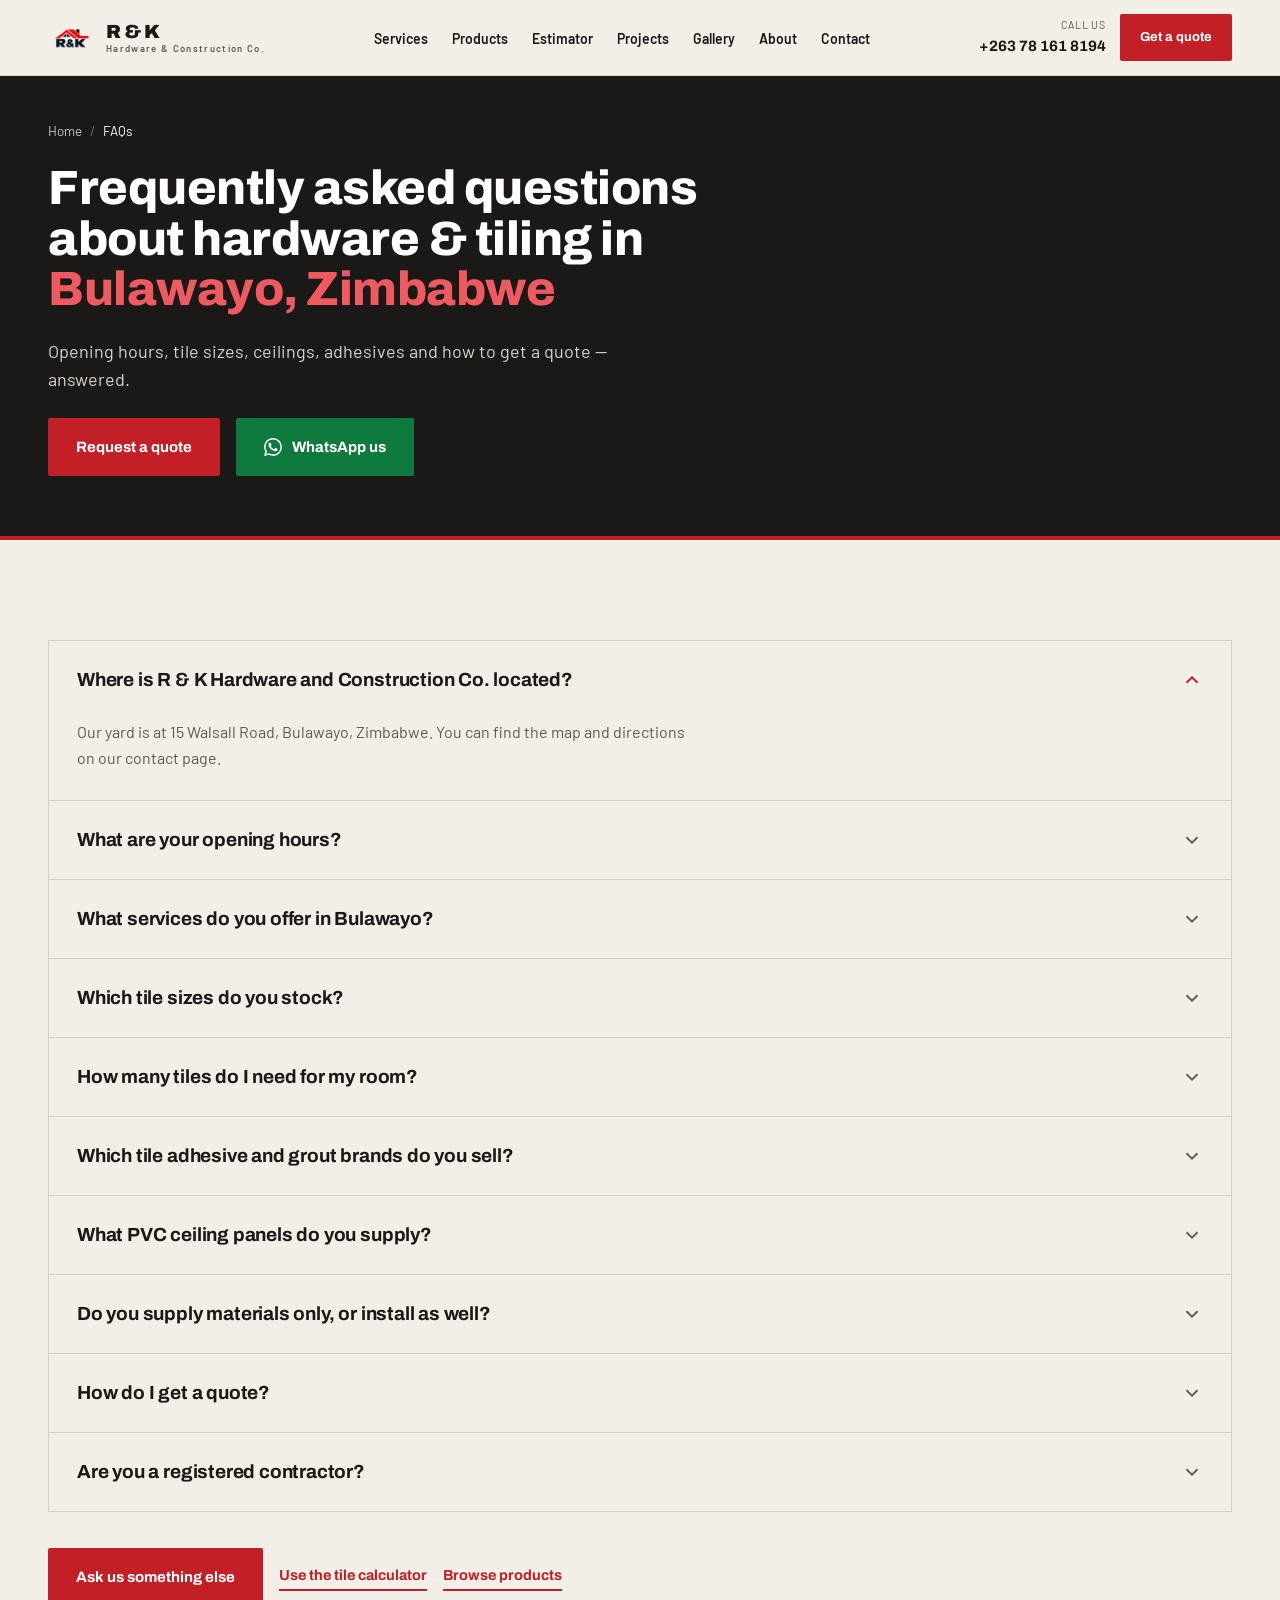
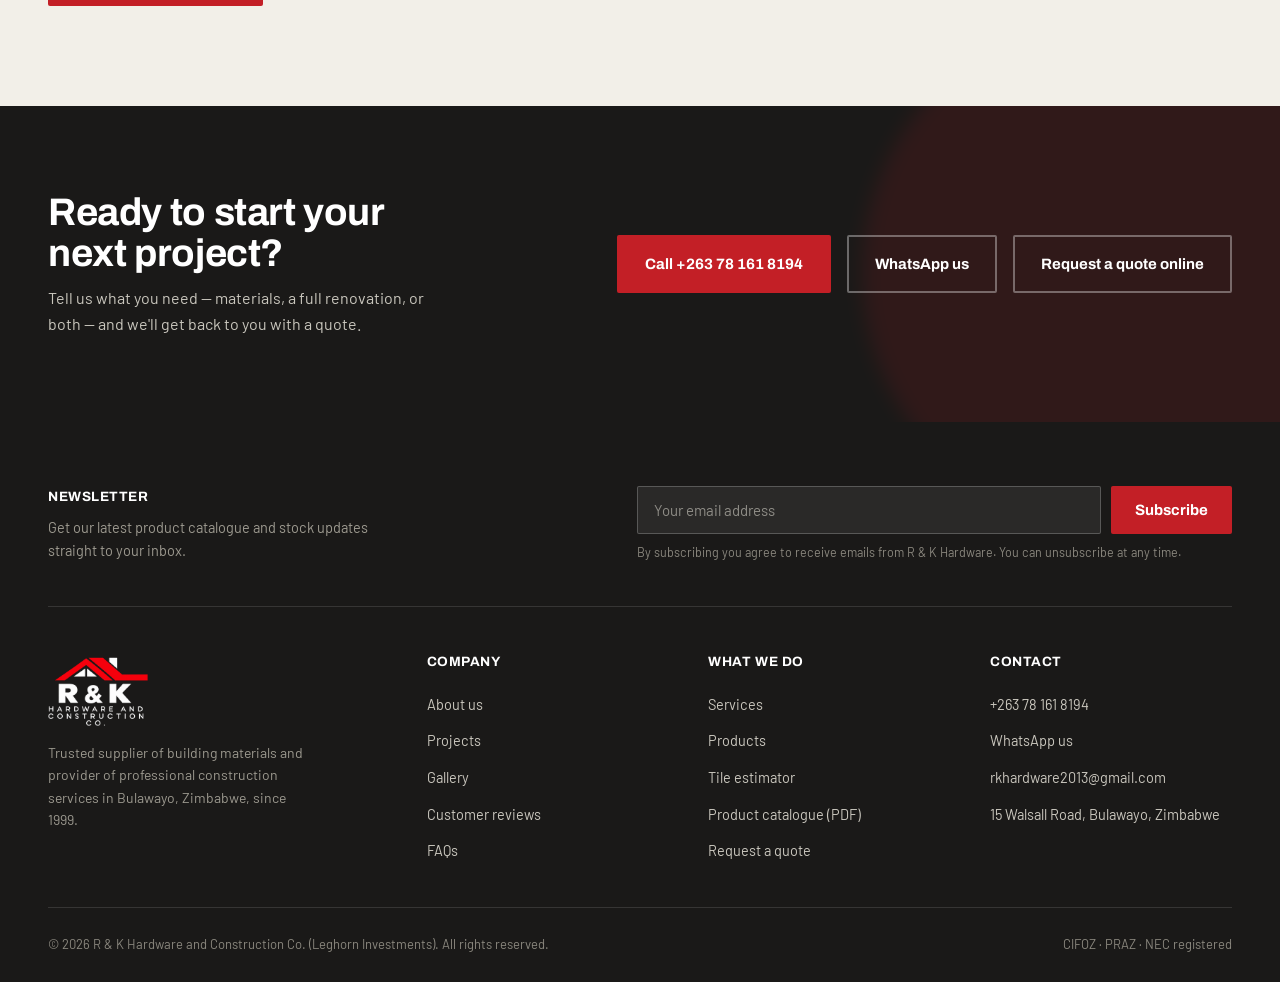
<file: faq.html>
<!DOCTYPE html>
<html lang="en">
<head>
<meta charset="UTF-8">
<meta name="viewport" content="width=device-width, initial-scale=1.0">
<title>Hardware &amp; Tiling FAQs | R &amp; K Hardware — Bulawayo, Zimbabwe</title>
<meta name="description" content="Answers on R &amp; K Hardware in Bulawayo: opening hours, address, tile sizes, PVC ceiling panels, adhesives, getting a quote and how many tiles you need.">
<meta name="keywords" content="hardware store opening hours Bulawayo, tile sizes Zimbabwe, PVC ceiling panels, tile adhesive brands, request a quote, FAQ, Bulawayo, Zimbabwe">
<meta name="robots" content="index, follow">
<link rel="canonical" href="https://yourdomain.com/faq.html">
<meta name="geo.region" content="ZW-BU">
<meta name="geo.placename" content="Bulawayo">
<meta name="geo.position" content="-20.17;28.58">
<meta name="ICBM" content="-20.17, 28.58">
<meta name="theme-color" content="#1a1918">
<meta property="og:title" content="Hardware &amp; Tiling FAQs | R &amp; K Hardware — Bulawayo, Zimbabwe">
<meta property="og:description" content="Answers on R &amp; K Hardware in Bulawayo: opening hours, address, tile sizes, PVC ceiling panels, adhesives, getting a quote and how many tiles you need.">
<meta property="og:type" content="website">
<meta property="og:url" content="https://yourdomain.com/faq.html">
<meta property="og:image" content="https://yourdomain.com/images/rk-hardware-bulawayo-og-faq.jpg">
<meta property="og:image:width" content="1200">
<meta property="og:image:height" content="630">
<meta property="og:image:alt" content="R &amp; K Hardware and Construction Co. — FAQs — Bulawayo, Zimbabwe">
<meta property="og:locale" content="en_GB">
<meta property="og:site_name" content="R &amp; K Hardware and Construction Co.">
<meta name="twitter:card" content="summary_large_image">
<meta name="twitter:title" content="Hardware &amp; Tiling FAQs | R &amp; K Hardware — Bulawayo, Zimbabwe">
<meta name="twitter:description" content="Answers on R &amp; K Hardware in Bulawayo: opening hours, address, tile sizes, PVC ceiling panels, adhesives, getting a quote and how many tiles you need.">
<meta name="twitter:image" content="https://yourdomain.com/images/rk-hardware-bulawayo-og-faq.jpg">
<meta name="twitter:image:alt" content="R &amp; K Hardware and Construction Co. — FAQs — Bulawayo, Zimbabwe">
<link rel="icon" type="image/x-icon" href="favicon.ico">
<link rel="icon" type="image/png" sizes="16x16" href="favicon-16.png">
<link rel="icon" type="image/png" sizes="32x32" href="favicon-32.png">
<link rel="apple-touch-icon" sizes="180x180" href="apple-touch-icon.png">
<link rel="preconnect" href="https://fonts.googleapis.com">
<link rel="preconnect" href="https://fonts.gstatic.com" crossorigin>
<link href="https://fonts.googleapis.com/css2?family=Archivo:wght@500;700;800;900&family=Barlow:ital,wght@0,400;0,500;0,600;0,700;1,400&display=swap" rel="stylesheet">
<link rel="stylesheet" href="styles.css">
<script>document.documentElement.className+=' js'</script>
<script type="application/ld+json">{"@context":"https://schema.org","@graph":[{"@type":["HardwareStore","HomeAndConstructionBusiness"],"@id":"https://yourdomain.com/#business","name":"R & K Hardware and Construction Co.","alternateName":"R & K Hardware","legalName":"Leghorn Investments","url":"https://yourdomain.com/","logo":"https://yourdomain.com/images/rk-hardware-logo-512.png","image":["https://yourdomain.com/images/rk-hardware-bulawayo-og-home.jpg","https://yourdomain.com/images/porcelain-floor-tiles-marble-effect-bulawayo.jpg","https://yourdomain.com/images/pvc-gypsum-ceiling-cove-lighting-bulawayo.jpg"],"description":"Hardware supplier and construction company in Bulawayo, Zimbabwe: building materials, tiles, PVC ceilings, plumbing, painting, tiling and renovations since 1999.","telephone":"+263781618194","email":"rkhardware2013@gmail.com","foundingDate":"1999","address":{"@type":"PostalAddress","streetAddress":"15 Walsall Road","addressLocality":"Bulawayo","addressRegion":"Bulawayo Province","addressCountry":"ZW"},"geo":{"@type":"GeoCoordinates","latitude":-20.17,"longitude":28.58},"hasMap":"https://www.google.com/maps/search/?api=1&query=15%20Walsall%20Road%2C%20Bulawayo%2C%20Zimbabwe","areaServed":[{"@type":"City","name":"Bulawayo"},{"@type":"Country","name":"Zimbabwe"}],"openingHoursSpecification":[{"@type":"OpeningHoursSpecification","dayOfWeek":["Monday","Tuesday","Wednesday","Thursday","Friday"],"opens":"07:30","closes":"17:30"},{"@type":"OpeningHoursSpecification","dayOfWeek":"Saturday","opens":"07:30","closes":"13:00"}],"priceRange":"$$","contactPoint":{"@type":"ContactPoint","telephone":"+263781618194","contactType":"customer service","areaServed":"ZW","availableLanguage":"English"}},{"@type":"WebSite","@id":"https://yourdomain.com/#website","url":"https://yourdomain.com/","name":"R & K Hardware and Construction Co.","inLanguage":"en","publisher":{"@id":"https://yourdomain.com/#business"}},{"@type":"FAQPage","@id":"https://yourdomain.com/faq.html#webpage","url":"https://yourdomain.com/faq.html","name":"Hardware & Tiling FAQs | R & K Hardware — Bulawayo, Zimbabwe","description":"Answers on R & K Hardware in Bulawayo: opening hours, address, tile sizes, PVC ceiling panels, adhesives, getting a quote and how many tiles you need.","inLanguage":"en","isPartOf":{"@id":"https://yourdomain.com/#website"},"about":{"@id":"https://yourdomain.com/#business"},"primaryImageOfPage":{"@type":"ImageObject","url":"https://yourdomain.com/images/rk-hardware-bulawayo-og-faq.jpg","width":1200,"height":630},"breadcrumb":{"@id":"https://yourdomain.com/faq.html#breadcrumb"},"mainEntity":[{"@type":"Question","name":"Where is R & K Hardware and Construction Co. located?","acceptedAnswer":{"@type":"Answer","text":"Our yard is at 15 Walsall Road, Bulawayo, Zimbabwe. You can find the map and directions on our contact page."}},{"@type":"Question","name":"What are your opening hours?","acceptedAnswer":{"@type":"Answer","text":"We are open Monday to Friday from 7:30am to 5:30pm and on Saturday from 7:30am to 1:00pm. We are closed on Sundays."}},{"@type":"Question","name":"What services do you offer in Bulawayo?","acceptedAnswer":{"@type":"Answer","text":"We supply building materials and carry out plumbing, painting (including waterproofing and damp-proofing), tiling and interior design, plus construction and renovation projects for homes, businesses and institutions."}},{"@type":"Question","name":"Which tile sizes do you stock?","acceptedAnswer":{"@type":"Answer","text":"Our porcelain and ceramic floor tiles come in 40 × 40 cm, 60 × 60 cm and 120 × 60 cm formats. Packs contain between 2 and 12 pieces and cover 1.44 m² to 2.1 m². Current stock is confirmed on enquiry."}},{"@type":"Question","name":"How many tiles do I need for my room?","acceptedAnswer":{"@type":"Answer","text":"Use our free tile calculator: enter the width and length of each room (or the height and length of each wall) and it estimates the tiles, packs, adhesive and grout you need, including a 10% waste allowance."}},{"@type":"Question","name":"Which tile adhesive and grout brands do you sell?","acceptedAnswer":{"@type":"Answer","text":"We stock Rhino, Solid Adhesive and Ezee Tile adhesives in 20 kg bags, and grout in 5 kg bags in white and grey."}},{"@type":"Question","name":"What PVC ceiling panels do you supply?","acceptedAnswer":{"@type":"Answer","text":"Our PVC ceiling panels come in 200, 300 and 400 mm widths and 6 mm to 8 mm thickness, in white, grey and wood or marble finishes, with bamboo, PVC and Kaylight cornice options and matching trim and fixings."}},{"@type":"Question","name":"Do you supply materials only, or install as well?","acceptedAnswer":{"@type":"Answer","text":"Both. You can buy materials from our yard, or ask us to supply and install tiling, ceilings, plumbing and painting as part of a project."}},{"@type":"Question","name":"How do I get a quote?","acceptedAnswer":{"@type":"Answer","text":"Call us on +263 78 161 8194, message us on WhatsApp, email rkhardware2013@gmail.com, or fill in the quote form on our contact page with your requirements and we will follow up."}},{"@type":"Question","name":"Are you a registered contractor?","acceptedAnswer":{"@type":"Answer","text":"Yes. R & K Hardware and Construction Co. is a member of the Construction Industry Federation of Zimbabwe (CIFOZ), is registered with the Procurement Regulatory Authority of Zimbabwe (PRAZ) and is National Employment Council (NEC) compliant. We have traded since 1999 as a woman-run business."}}]},{"@type":"BreadcrumbList","itemListElement":[{"@type":"ListItem","position":1,"name":"Home","item":"https://yourdomain.com/index.html"},{"@type":"ListItem","position":2,"name":"FAQs","item":"https://yourdomain.com/faq.html"}],"@id":"https://yourdomain.com/faq.html#breadcrumb"}]}</script>
</head>
<body>
<a class="skip-link" href="#main-content">Skip to main content</a>
<header>
  <div class="nav">
    <a href="index.html" class="brand" aria-label="R &amp; K Hardware and Construction Co. — home">
      <img src="images/rk-hardware-logo-roof-mark.png" class="brand-mark" alt="R &amp; K Hardware logo — roof mark" width="200" height="57">
      <span class="brand-word">R&nbsp;&amp;&nbsp;K<span>Hardware &amp; Construction Co.</span></span>
    </a>
    <button class="menu-btn" id="menuBtn" type="button" aria-label="Toggle navigation menu" aria-expanded="false" aria-controls="navLinks">
      <span></span><span></span><span></span>
    </button>
    <nav class="links" id="navLinks" aria-label="Main navigation">
      <ul role="list"><li><a href="services.html">Services</a></li><li><a href="products.html">Products</a></li><li><a href="estimator.html">Estimator</a></li><li><a href="projects.html">Projects</a></li><li><a href="gallery.html">Gallery</a></li><li><a href="about.html">About</a></li><li><a href="contact.html">Contact</a></li></ul>
    </nav>
    <div class="nav-cta">
      <a class="nav-phone" href="tel:+263781618194"><small>Call us</small><strong>+263 78 161 8194</strong></a>
      <a href="contact.html" class="btn btn-primary btn-sm">Get a quote</a>
    </div>
  </div>
</header>
<main id="main-content">
<section class="page-hero">
    <div class="wrap">
      <nav class="crumbs" aria-label="Breadcrumb"><ol>
        <li><a href="index.html">Home</a></li>
        <li aria-current="page">FAQs</li>
      </ol></nav>
      <h1>Frequently asked questions about hardware &amp; tiling in <em>Bulawayo, Zimbabwe</em></h1>
      <p class="lead">Opening hours, tile sizes, ceilings, adhesives and how to get a quote — answered.</p>
      <div class="hero-ctas">
        <a href="contact.html" class="btn btn-primary">Request a quote</a>
        <a href="https://wa.me/263781618194?text=Hi%20R%20%26%20K%2C%20I%20have%20a%20question." class="btn btn-wa" target="_blank" rel="noopener"><svg viewBox="0 0 24 24" fill="currentColor" aria-hidden="true"><path d="M17.472 14.382c-.297-.149-1.758-.867-2.03-.967-.273-.099-.471-.148-.67.15-.197.297-.767.966-.94 1.164-.173.199-.347.223-.644.075-.297-.15-1.255-.463-2.39-1.475-.883-.788-1.48-1.761-1.653-2.059-.173-.297-.018-.458.13-.606.134-.133.298-.347.446-.52.149-.174.198-.298.298-.497.099-.198.05-.371-.025-.52-.075-.149-.669-1.612-.916-2.207-.242-.579-.487-.5-.669-.51-.173-.008-.371-.01-.57-.01-.198 0-.52.074-.792.372-.272.297-1.04 1.016-1.04 2.479 0 1.462 1.065 2.875 1.213 3.074.149.198 2.096 3.2 5.077 4.487.709.306 1.262.489 1.694.625.712.227 1.36.195 1.871.118.571-.085 1.758-.719 2.006-1.413.248-.694.248-1.289.173-1.413-.074-.124-.272-.198-.57-.347m-5.421 7.403h-.004a9.87 9.87 0 01-5.031-1.378l-.361-.214-3.741.982.998-3.648-.235-.374a9.86 9.86 0 01-1.51-5.26c.001-5.45 4.436-9.884 9.888-9.884 2.64 0 5.122 1.03 6.988 2.898a9.825 9.825 0 012.893 6.994c-.003 5.45-4.437 9.884-9.885 9.884m8.413-18.297A11.815 11.815 0 0012.05 0C5.495 0 .16 5.335.157 11.892c0 2.096.547 4.142 1.588 5.945L.057 24l6.305-1.654a11.882 11.882 0 005.683 1.448h.005c6.554 0 11.89-5.335 11.893-11.893a11.821 11.821 0 00-3.48-8.413Z"/></svg>WhatsApp us</a>
      </div>
    </div>
  </section>

  <section class="sec">
    <div class="wrap">
      <div class="svc-accordion faq-list reveal"><details class="svc-item" open>
          <summary><span class="svc-summary-left"><h2 style="font-size:19px;font-weight:700;margin:0">Where is R &amp; K Hardware and Construction Co. located?</h2></span><svg class="chev" viewBox="0 0 24 24" fill="none" stroke="currentColor" stroke-width="2" aria-hidden="true"><polyline points="6 9 12 15 18 9"/></svg></summary>
          <div class="svc-body"><p>Our yard is at 15 Walsall Road, Bulawayo, Zimbabwe. You can find the map and directions on our contact page.</p></div>
        </details>
<details class="svc-item">
          <summary><span class="svc-summary-left"><h2 style="font-size:19px;font-weight:700;margin:0">What are your opening hours?</h2></span><svg class="chev" viewBox="0 0 24 24" fill="none" stroke="currentColor" stroke-width="2" aria-hidden="true"><polyline points="6 9 12 15 18 9"/></svg></summary>
          <div class="svc-body"><p>We are open Monday to Friday from 7:30am to 5:30pm and on Saturday from 7:30am to 1:00pm. We are closed on Sundays.</p></div>
        </details>
<details class="svc-item">
          <summary><span class="svc-summary-left"><h2 style="font-size:19px;font-weight:700;margin:0">What services do you offer in Bulawayo?</h2></span><svg class="chev" viewBox="0 0 24 24" fill="none" stroke="currentColor" stroke-width="2" aria-hidden="true"><polyline points="6 9 12 15 18 9"/></svg></summary>
          <div class="svc-body"><p>We supply building materials and carry out plumbing, painting (including waterproofing and damp-proofing), tiling and interior design, plus construction and renovation projects for homes, businesses and institutions.</p></div>
        </details>
<details class="svc-item">
          <summary><span class="svc-summary-left"><h2 style="font-size:19px;font-weight:700;margin:0">Which tile sizes do you stock?</h2></span><svg class="chev" viewBox="0 0 24 24" fill="none" stroke="currentColor" stroke-width="2" aria-hidden="true"><polyline points="6 9 12 15 18 9"/></svg></summary>
          <div class="svc-body"><p>Our porcelain and ceramic floor tiles come in 40 × 40 cm, 60 × 60 cm and 120 × 60 cm formats. Packs contain between 2 and 12 pieces and cover 1.44 m² to 2.1 m². Current stock is confirmed on enquiry.</p></div>
        </details>
<details class="svc-item">
          <summary><span class="svc-summary-left"><h2 style="font-size:19px;font-weight:700;margin:0">How many tiles do I need for my room?</h2></span><svg class="chev" viewBox="0 0 24 24" fill="none" stroke="currentColor" stroke-width="2" aria-hidden="true"><polyline points="6 9 12 15 18 9"/></svg></summary>
          <div class="svc-body"><p>Use our free tile calculator: enter the width and length of each room (or the height and length of each wall) and it estimates the tiles, packs, adhesive and grout you need, including a 10% waste allowance.</p></div>
        </details>
<details class="svc-item">
          <summary><span class="svc-summary-left"><h2 style="font-size:19px;font-weight:700;margin:0">Which tile adhesive and grout brands do you sell?</h2></span><svg class="chev" viewBox="0 0 24 24" fill="none" stroke="currentColor" stroke-width="2" aria-hidden="true"><polyline points="6 9 12 15 18 9"/></svg></summary>
          <div class="svc-body"><p>We stock Rhino, Solid Adhesive and Ezee Tile adhesives in 20 kg bags, and grout in 5 kg bags in white and grey.</p></div>
        </details>
<details class="svc-item">
          <summary><span class="svc-summary-left"><h2 style="font-size:19px;font-weight:700;margin:0">What PVC ceiling panels do you supply?</h2></span><svg class="chev" viewBox="0 0 24 24" fill="none" stroke="currentColor" stroke-width="2" aria-hidden="true"><polyline points="6 9 12 15 18 9"/></svg></summary>
          <div class="svc-body"><p>Our PVC ceiling panels come in 200, 300 and 400 mm widths and 6 mm to 8 mm thickness, in white, grey and wood or marble finishes, with bamboo, PVC and Kaylight cornice options and matching trim and fixings.</p></div>
        </details>
<details class="svc-item">
          <summary><span class="svc-summary-left"><h2 style="font-size:19px;font-weight:700;margin:0">Do you supply materials only, or install as well?</h2></span><svg class="chev" viewBox="0 0 24 24" fill="none" stroke="currentColor" stroke-width="2" aria-hidden="true"><polyline points="6 9 12 15 18 9"/></svg></summary>
          <div class="svc-body"><p>Both. You can buy materials from our yard, or ask us to supply and install tiling, ceilings, plumbing and painting as part of a project.</p></div>
        </details>
<details class="svc-item">
          <summary><span class="svc-summary-left"><h2 style="font-size:19px;font-weight:700;margin:0">How do I get a quote?</h2></span><svg class="chev" viewBox="0 0 24 24" fill="none" stroke="currentColor" stroke-width="2" aria-hidden="true"><polyline points="6 9 12 15 18 9"/></svg></summary>
          <div class="svc-body"><p>Call us on +263 78 161 8194, message us on WhatsApp, email rkhardware2013@gmail.com, or fill in the quote form on our contact page with your requirements and we will follow up.</p></div>
        </details>
<details class="svc-item">
          <summary><span class="svc-summary-left"><h2 style="font-size:19px;font-weight:700;margin:0">Are you a registered contractor?</h2></span><svg class="chev" viewBox="0 0 24 24" fill="none" stroke="currentColor" stroke-width="2" aria-hidden="true"><polyline points="6 9 12 15 18 9"/></svg></summary>
          <div class="svc-body"><p>Yes. R &amp; K Hardware and Construction Co. is a member of the Construction Industry Federation of Zimbabwe (CIFOZ), is registered with the Procurement Regulatory Authority of Zimbabwe (PRAZ) and is National Employment Council (NEC) compliant. We have traded since 1999 as a woman-run business.</p></div>
        </details></div>
      <div class="more-row"><a class="btn btn-primary" href="contact.html">Ask us something else</a><a class="text-link" href="estimator.html">Use the tile calculator</a><a class="text-link" href="products.html">Browse products</a></div>
    </div>
  </section>

  <section class="cta-band">
    <div class="wrap cta-inner">
      <div>
        <h2>Ready to start your next project?</h2>
        <p>Tell us what you need — materials, a full renovation, or both — and we'll get back to you with a quote.</p>
      </div>
      <div class="cta-actions">
        <a href="tel:+263781618194" class="btn btn-primary">Call +263 78 161 8194</a>
        <a href="https://wa.me/263781618194?text=Hi%20R%20%26%20K%2C%20I%20would%20like%20a%20quote%20for%20a%20project." class="btn btn-ghost-dark" target="_blank" rel="noopener">WhatsApp us</a>
        <a href="contact.html" class="btn btn-ghost-dark">Request a quote online</a>
      </div>
    </div>
  </section>
</main>

<footer>
  <div class="wrap">
    <div class="foot-news news-dark">
      <div class="fn-copy">
        <span class="foot-title">Newsletter</span>
        <p>Get our latest product catalogue and stock updates straight to your inbox.</p>
      </div>
      <div class="fn-form">
        <form class="news-form" action="https://formsubmit.co/rkhardware2013@gmail.com" method="POST" data-newsletter data-ajax="https://formsubmit.co/ajax/rkhardware2013@gmail.com">
          <input type="hidden" name="_subject" value="New newsletter subscriber from the R &amp; K Hardware website">
          <input type="hidden" name="_next" value="https://yourdomain.com/faq.html?subscribed=1">
          <input type="hidden" name="_captcha" value="false">
          <input type="hidden" name="_template" value="table">
          <input type="hidden" name="signup_source" value="Footer (faq.html)">
          <div class="honey" aria-hidden="true"><label>Leave this field empty<input type="text" name="_honey" tabindex="-1" autocomplete="off"></label></div>
          <div class="news-row">
            <label class="sr-only" for="newsEmailFooter">Email address</label>
            <input id="newsEmailFooter" name="email" type="email" required autocomplete="email" placeholder="Your email address">
            <button type="submit" class="btn btn-primary">Subscribe</button>
          </div>
          <p class="news-fine">By subscribing you agree to receive emails from R &amp; K Hardware. You can unsubscribe at any time.</p>
          <p class="form-error" role="alert" hidden>Sorry, that didn&rsquo;t go through. Please try again or WhatsApp us on +263 78 161 8194.</p>
        </form>
        <div class="news-thanks" hidden>
          <strong>You&rsquo;re on the list.</strong>
          <p>Thanks for subscribing. Here&rsquo;s our catalogue to get you started.</p>
          <a class="btn btn-primary btn-sm" href="catalogue/rk-hardware-product-catalogue.pdf" download><svg viewBox="0 0 24 24" fill="none" stroke="currentColor" stroke-width="2" aria-hidden="true"><path d="M12 3v12m0 0l-4-4m4 4l4-4"/><path d="M4 17v2a2 2 0 002 2h12a2 2 0 002-2v-2"/></svg>Download catalogue (PDF)</a>
        </div>
      </div>
    </div>
    <div class="foot-grid">
      <div class="foot-brand">
        <img src="images/rk-hardware-construction-logo-white.png" class="foot-logo-mark" alt="R &amp; K Hardware and Construction Co. logo" width="340" height="212" loading="lazy" decoding="async">
        <p>Trusted supplier of building materials and provider of professional construction services in Bulawayo, Zimbabwe, since 1999.</p>
      </div>
      <nav aria-label="Footer company links">
        <span class="foot-title">Company</span>
        <ul role="list">
          <li><a href="about.html">About us</a></li>
          <li><a href="projects.html">Projects</a></li>
          <li><a href="gallery.html">Gallery</a></li>
          <li><a href="testimonials.html">Customer reviews</a></li>
          <li><a href="faq.html">FAQs</a></li>
        </ul>
      </nav>
      <nav aria-label="Footer services links">
        <span class="foot-title">What we do</span>
        <ul role="list">
          <li><a href="services.html">Services</a></li>
          <li><a href="products.html">Products</a></li>
          <li><a href="estimator.html">Tile estimator</a></li>
          <li><a href="catalogue/rk-hardware-product-catalogue.pdf" download>Product catalogue (PDF)</a></li>
          <li><a href="contact.html">Request a quote</a></li>
        </ul>
      </nav>
      <div>
        <span class="foot-title">Contact</span>
        <ul role="list">
          <li><a href="tel:+263781618194">+263 78 161 8194</a></li>
          <li><a href="https://wa.me/263781618194?text=Hi%20R%20%26%20K%2C%20I%20would%20like%20to%20make%20an%20enquiry." target="_blank" rel="noopener">WhatsApp us</a></li>
          <li><a href="mailto:rkhardware2013@gmail.com">rkhardware2013@gmail.com</a></li>
          <li><span>15 Walsall Road, Bulawayo, Zimbabwe</span></li>
        </ul>
      </div>
    </div>
    <div class="foot-bottom">
      <span>&copy; <span id="year">2026</span> R &amp; K Hardware and Construction Co. (Leghorn Investments). All rights reserved.</span>
      <span>CIFOZ &middot; PRAZ &middot; NEC registered</span>
    </div>
  </div>
</footer>

<script src="main.js"></script>
</body>
</html>
</file>
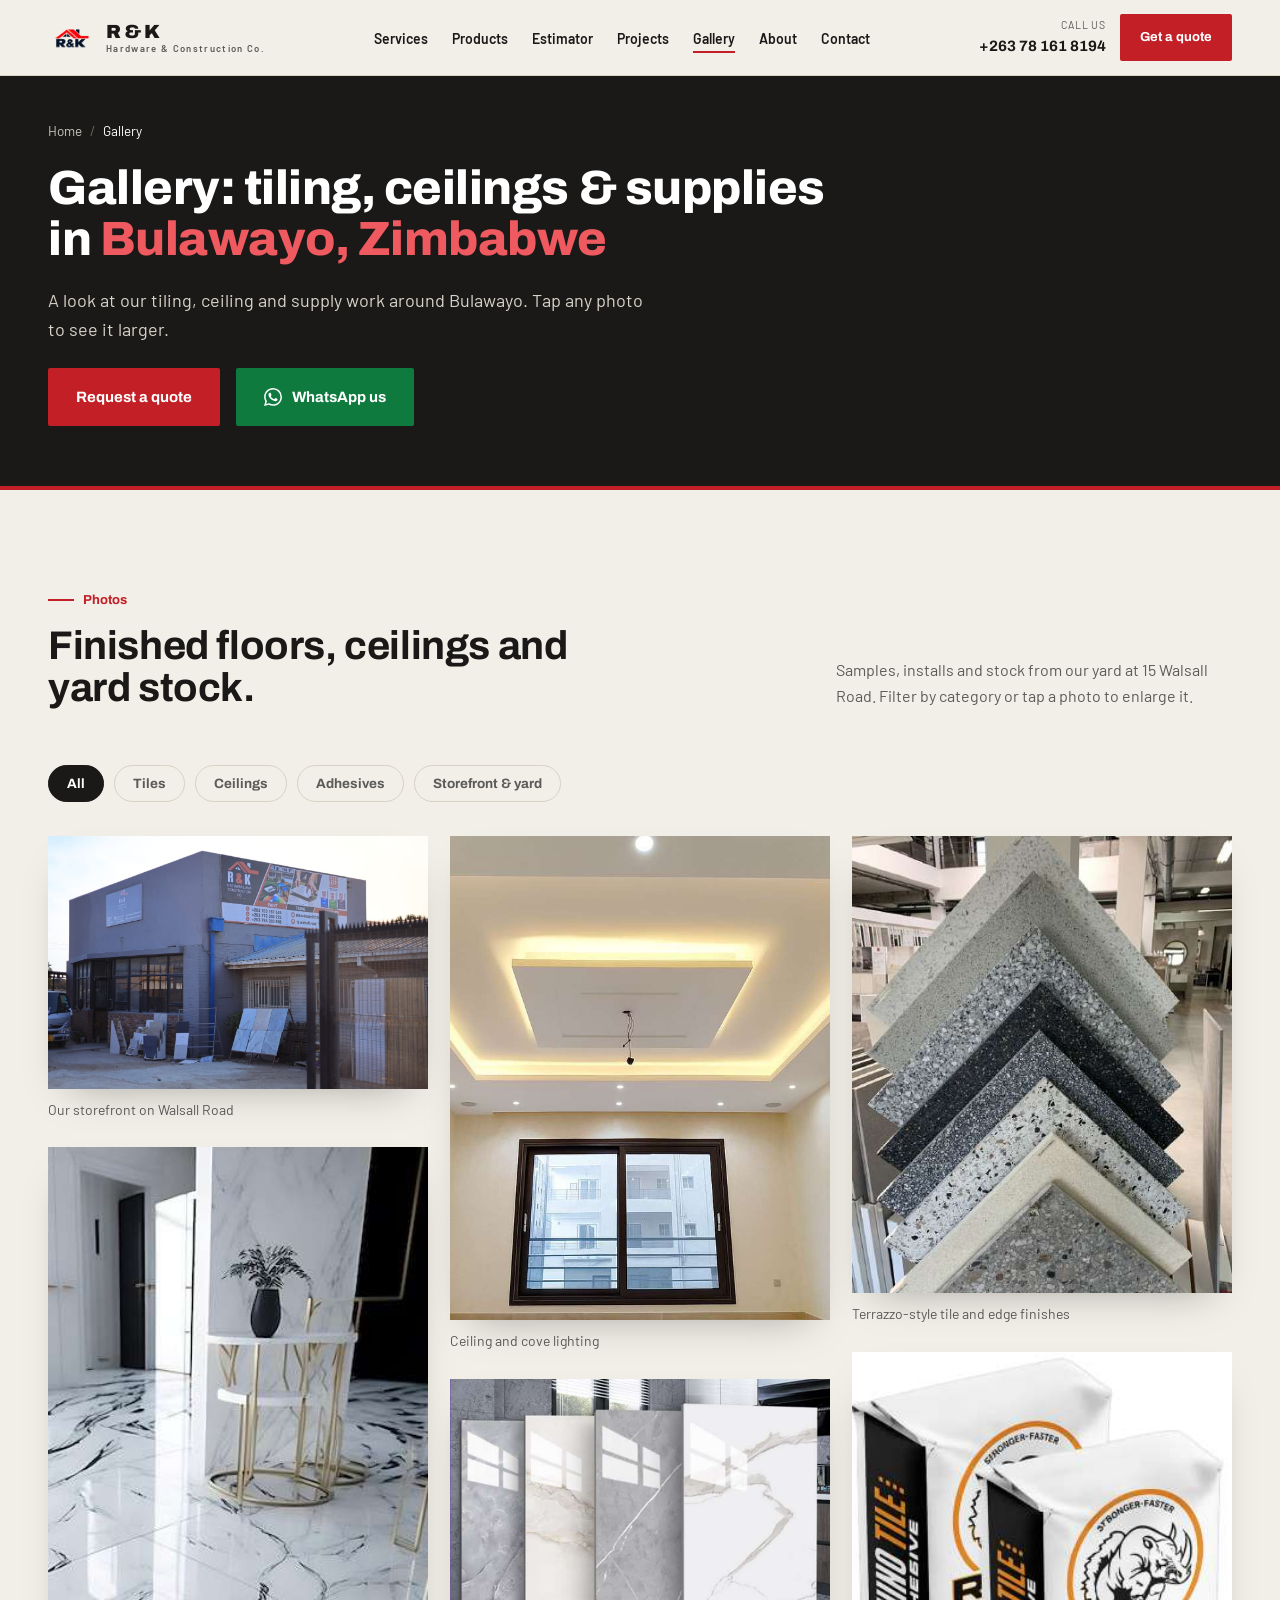
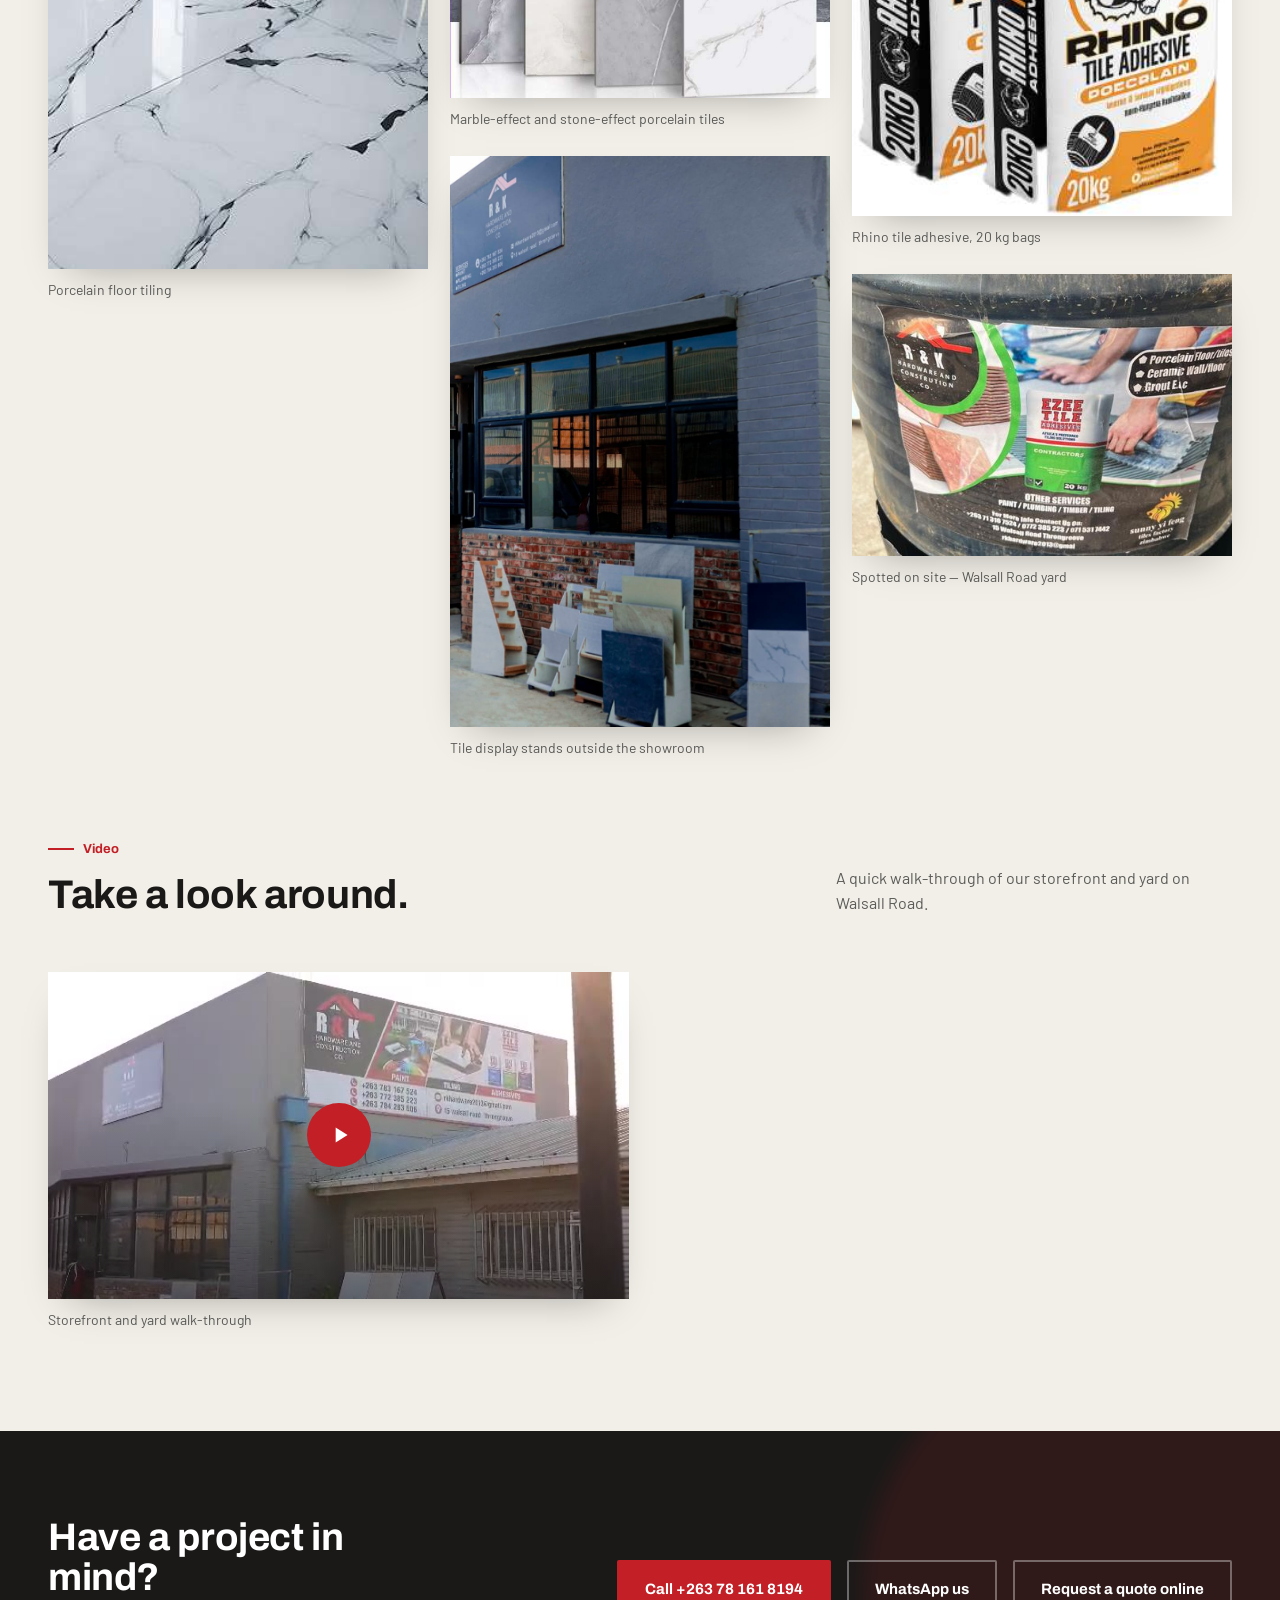
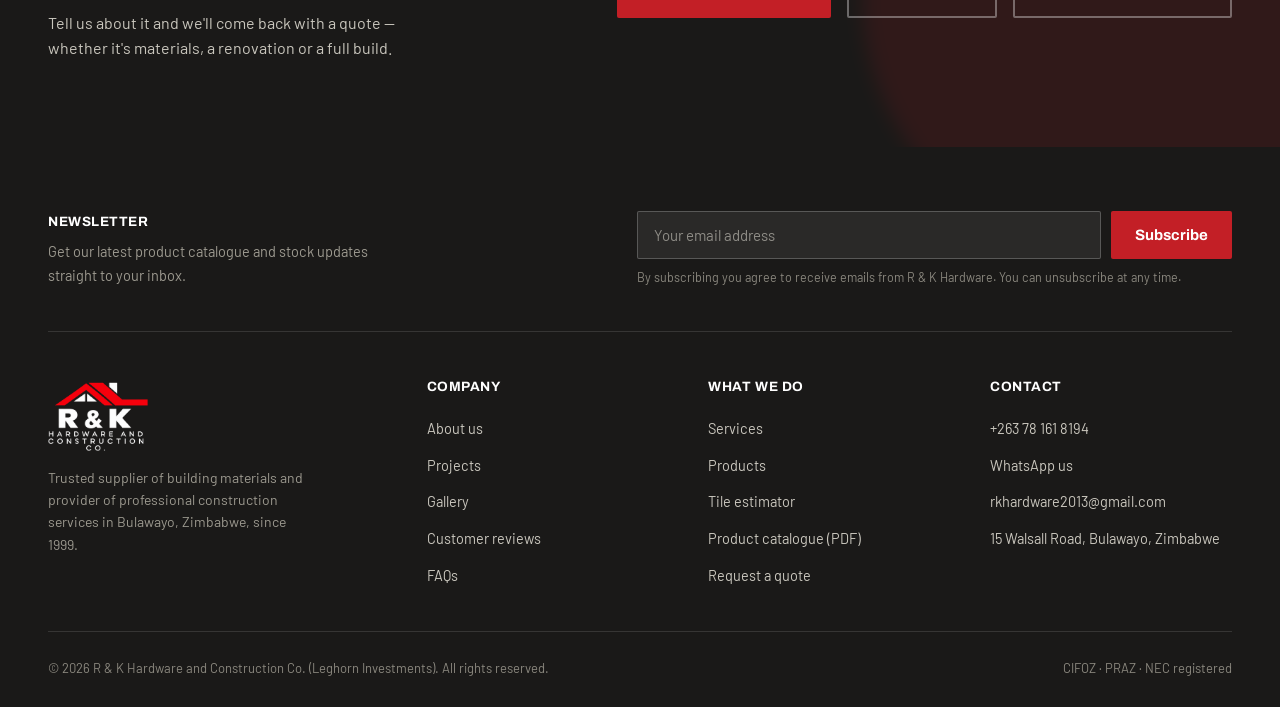
<file: gallery.html>
<!DOCTYPE html>
<html lang="en">
<head>
<meta charset="UTF-8">
<meta name="viewport" content="width=device-width, initial-scale=1.0">
<title>Photo &amp; Video Gallery | R &amp; K Hardware — Bulawayo, Zimbabwe</title>
<meta name="description" content="Photos of porcelain floor tiling, PVC and gypsum ceilings, tile adhesive and yard stock from R &amp; K Hardware and Construction Co. in Bulawayo, Zimbabwe.">
<meta name="keywords" content="tiling gallery Bulawayo, porcelain floor tiles photos, PVC ceiling installation Bulawayo, hardware store Bulawayo, Zimbabwe">
<meta name="robots" content="index, follow">
<link rel="canonical" href="https://yourdomain.com/gallery.html">
<meta name="geo.region" content="ZW-BU">
<meta name="geo.placename" content="Bulawayo">
<meta name="geo.position" content="-20.17;28.58">
<meta name="ICBM" content="-20.17, 28.58">
<meta name="theme-color" content="#1a1918">
<meta property="og:title" content="Photo &amp; Video Gallery | R &amp; K Hardware — Bulawayo, Zimbabwe">
<meta property="og:description" content="Photos of porcelain floor tiling, PVC and gypsum ceilings, tile adhesive and yard stock from R &amp; K Hardware and Construction Co. in Bulawayo, Zimbabwe.">
<meta property="og:type" content="website">
<meta property="og:url" content="https://yourdomain.com/gallery.html">
<meta property="og:image" content="https://yourdomain.com/images/rk-hardware-bulawayo-og-projects.jpg">
<meta property="og:image:width" content="1200">
<meta property="og:image:height" content="630">
<meta property="og:image:alt" content="R &amp; K Hardware and Construction Co. — Gallery — Bulawayo, Zimbabwe">
<meta property="og:locale" content="en_GB">
<meta property="og:site_name" content="R &amp; K Hardware and Construction Co.">
<meta name="twitter:card" content="summary_large_image">
<meta name="twitter:title" content="Photo &amp; Video Gallery | R &amp; K Hardware — Bulawayo, Zimbabwe">
<meta name="twitter:description" content="Photos of porcelain floor tiling, PVC and gypsum ceilings, tile adhesive and yard stock from R &amp; K Hardware and Construction Co. in Bulawayo, Zimbabwe.">
<meta name="twitter:image" content="https://yourdomain.com/images/rk-hardware-bulawayo-og-projects.jpg">
<meta name="twitter:image:alt" content="R &amp; K Hardware and Construction Co. — Gallery — Bulawayo, Zimbabwe">
<link rel="icon" type="image/x-icon" href="favicon.ico">
<link rel="icon" type="image/png" sizes="16x16" href="favicon-16.png">
<link rel="icon" type="image/png" sizes="32x32" href="favicon-32.png">
<link rel="apple-touch-icon" sizes="180x180" href="apple-touch-icon.png">
<link rel="preconnect" href="https://fonts.googleapis.com">
<link rel="preconnect" href="https://fonts.gstatic.com" crossorigin>
<link href="https://fonts.googleapis.com/css2?family=Archivo:wght@500;700;800;900&family=Barlow:ital,wght@0,400;0,500;0,600;0,700;1,400&display=swap" rel="stylesheet">
<link rel="stylesheet" href="styles.css">
<script>document.documentElement.className+=' js'</script>
<script type="application/ld+json">{"@context":"https://schema.org","@graph":[{"@type":["HardwareStore","HomeAndConstructionBusiness"],"@id":"https://yourdomain.com/#business","name":"R & K Hardware and Construction Co.","alternateName":"R & K Hardware","legalName":"Leghorn Investments","url":"https://yourdomain.com/","logo":"https://yourdomain.com/images/rk-hardware-logo-512.png","image":["https://yourdomain.com/images/rk-hardware-bulawayo-og-home.jpg","https://yourdomain.com/images/porcelain-floor-tiles-marble-effect-bulawayo.jpg","https://yourdomain.com/images/pvc-gypsum-ceiling-cove-lighting-bulawayo.jpg"],"description":"Hardware supplier and construction company in Bulawayo, Zimbabwe: building materials, tiles, PVC ceilings, plumbing, painting, tiling and renovations since 1999.","telephone":"+263781618194","email":"rkhardware2013@gmail.com","foundingDate":"1999","address":{"@type":"PostalAddress","streetAddress":"15 Walsall Road","addressLocality":"Bulawayo","addressRegion":"Bulawayo Province","addressCountry":"ZW"},"geo":{"@type":"GeoCoordinates","latitude":-20.17,"longitude":28.58},"hasMap":"https://www.google.com/maps/search/?api=1&query=15%20Walsall%20Road%2C%20Bulawayo%2C%20Zimbabwe","areaServed":[{"@type":"City","name":"Bulawayo"},{"@type":"Country","name":"Zimbabwe"}],"openingHoursSpecification":[{"@type":"OpeningHoursSpecification","dayOfWeek":["Monday","Tuesday","Wednesday","Thursday","Friday"],"opens":"07:30","closes":"17:30"},{"@type":"OpeningHoursSpecification","dayOfWeek":"Saturday","opens":"07:30","closes":"13:00"}],"priceRange":"$$","contactPoint":{"@type":"ContactPoint","telephone":"+263781618194","contactType":"customer service","areaServed":"ZW","availableLanguage":"English"}},{"@type":"WebSite","@id":"https://yourdomain.com/#website","url":"https://yourdomain.com/","name":"R & K Hardware and Construction Co.","inLanguage":"en","publisher":{"@id":"https://yourdomain.com/#business"}},{"@type":["CollectionPage","ImageGallery"],"@id":"https://yourdomain.com/gallery.html#webpage","url":"https://yourdomain.com/gallery.html","name":"Photo & Video Gallery | R & K Hardware — Bulawayo, Zimbabwe","description":"Photos of porcelain floor tiling, PVC and gypsum ceilings, tile adhesive and yard stock from R & K Hardware and Construction Co. in Bulawayo, Zimbabwe.","inLanguage":"en","isPartOf":{"@id":"https://yourdomain.com/#website"},"about":{"@id":"https://yourdomain.com/#business"},"primaryImageOfPage":{"@type":"ImageObject","url":"https://yourdomain.com/images/rk-hardware-bulawayo-og-projects.jpg","width":1200,"height":630},"breadcrumb":{"@id":"https://yourdomain.com/gallery.html#breadcrumb"},"associatedMedia":[{"@type":"ImageObject","contentUrl":"https://yourdomain.com/images/rk-hardware-storefront-signage-walsall-road-bulawayo.jpg","name":"Our storefront on Walsall Road","width":1280,"height":853},{"@type":"ImageObject","contentUrl":"https://yourdomain.com/images/rk-hardware-showroom-window-tile-display-bulawayo.jpg","name":"Tile display stands outside the showroom","width":853,"height":1280},{"@type":"ImageObject","contentUrl":"https://yourdomain.com/images/porcelain-floor-tiling-bulawayo.jpg","name":"Porcelain floor tiling","width":322,"height":612},{"@type":"ImageObject","contentUrl":"https://yourdomain.com/images/pvc-gypsum-ceiling-cove-lighting-bulawayo.jpg","name":"Ceiling and cove lighting","width":576,"height":735},{"@type":"ImageObject","contentUrl":"https://yourdomain.com/images/porcelain-floor-tiles-marble-effect-bulawayo.jpg","name":"Marble-effect and stone-effect porcelain tiles","width":736,"height":618},{"@type":"ImageObject","contentUrl":"https://yourdomain.com/images/terrazzo-tile-edge-samples-bulawayo.jpg","name":"Terrazzo-style tile and edge finishes","width":425,"height":512},{"@type":"ImageObject","contentUrl":"https://yourdomain.com/images/rhino-tile-adhesive-bags-bulawayo.jpg","name":"Rhino tile adhesive, 20 kg bags","width":316,"height":386},{"@type":"ImageObject","contentUrl":"https://yourdomain.com/images/rk-hardware-branded-drum-walsall-road-bulawayo.jpg","name":"Spotted on site - Walsall Road yard","width":480,"height":356},{"@type":"VideoObject","name":"R & K Hardware storefront and yard walk-through","description":"A short walk-through of the R & K Hardware and Construction Co. storefront and yard on Walsall Road, Bulawayo.","thumbnailUrl":"https://yourdomain.com/images/rk-hardware-storefront-video-poster.jpg","contentUrl":"https://yourdomain.com/videos/rk-hardware-storefront-bulawayo.mp4","uploadDate":"2026-10-03","duration":"PT12S"}]},{"@type":"BreadcrumbList","@id":"https://yourdomain.com/gallery.html#breadcrumb","itemListElement":[{"@type":"ListItem","position":1,"name":"Home","item":"https://yourdomain.com/index.html"},{"@type":"ListItem","position":2,"name":"Gallery","item":"https://yourdomain.com/gallery.html"}]}]}</script>
</head>
<body>
<a class="skip-link" href="#main-content">Skip to main content</a>
<header>
  <div class="nav">
    <a href="index.html" class="brand" aria-label="R &amp; K Hardware and Construction Co. — home">
      <img src="images/rk-hardware-logo-roof-mark.png" class="brand-mark" alt="R &amp; K Hardware logo — roof mark" width="200" height="57">
      <span class="brand-word">R&nbsp;&amp;&nbsp;K<span>Hardware &amp; Construction Co.</span></span>
    </a>
    <button class="menu-btn" id="menuBtn" type="button" aria-label="Toggle navigation menu" aria-expanded="false" aria-controls="navLinks">
      <span></span><span></span><span></span>
    </button>
    <nav class="links" id="navLinks" aria-label="Main navigation">
      <ul role="list"><li><a href="services.html">Services</a></li><li><a href="products.html">Products</a></li><li><a href="estimator.html">Estimator</a></li><li><a href="projects.html">Projects</a></li><li><a href="gallery.html" aria-current="page">Gallery</a></li><li><a href="about.html">About</a></li><li><a href="contact.html">Contact</a></li></ul>
    </nav>
    <div class="nav-cta">
      <a class="nav-phone" href="tel:+263781618194"><small>Call us</small><strong>+263 78 161 8194</strong></a>
      <a href="contact.html" class="btn btn-primary btn-sm">Get a quote</a>
    </div>
  </div>
</header>
<main id="main-content">
<section class="page-hero">
    <div class="wrap">
      <nav class="crumbs" aria-label="Breadcrumb"><ol>
        <li><a href="index.html">Home</a></li>
        <li aria-current="page">Gallery</li>
      </ol></nav>
      <h1>Gallery: tiling, ceilings &amp; supplies in <em>Bulawayo, Zimbabwe</em></h1>
      <p class="lead">A look at our tiling, ceiling and supply work around Bulawayo. Tap any photo to see it larger.</p>
      <div class="hero-ctas">
        <a href="contact.html" class="btn btn-primary">Request a quote</a>
        <a href="https://wa.me/263781618194?text=Hi%20R%20%26%20K%2C%20I%20saw%20your%20gallery%20and%20would%20like%20a%20quote." class="btn btn-wa" target="_blank" rel="noopener"><svg viewBox="0 0 24 24" fill="currentColor" aria-hidden="true"><path d="M17.472 14.382c-.297-.149-1.758-.867-2.03-.967-.273-.099-.471-.148-.67.15-.197.297-.767.966-.94 1.164-.173.199-.347.223-.644.075-.297-.15-1.255-.463-2.39-1.475-.883-.788-1.48-1.761-1.653-2.059-.173-.297-.018-.458.13-.606.134-.133.298-.347.446-.52.149-.174.198-.298.298-.497.099-.198.05-.371-.025-.52-.075-.149-.669-1.612-.916-2.207-.242-.579-.487-.5-.669-.51-.173-.008-.371-.01-.57-.01-.198 0-.52.074-.792.372-.272.297-1.04 1.016-1.04 2.479 0 1.462 1.065 2.875 1.213 3.074.149.198 2.096 3.2 5.077 4.487.709.306 1.262.489 1.694.625.712.227 1.36.195 1.871.118.571-.085 1.758-.719 2.006-1.413.248-.694.248-1.289.173-1.413-.074-.124-.272-.198-.57-.347m-5.421 7.403h-.004a9.87 9.87 0 01-5.031-1.378l-.361-.214-3.741.982.998-3.648-.235-.374a9.86 9.86 0 01-1.51-5.26c.001-5.45 4.436-9.884 9.888-9.884 2.64 0 5.122 1.03 6.988 2.898a9.825 9.825 0 012.893 6.994c-.003 5.45-4.437 9.884-9.885 9.884m8.413-18.297A11.815 11.815 0 0012.05 0C5.495 0 .16 5.335.157 11.892c0 2.096.547 4.142 1.588 5.945L.057 24l6.305-1.654a11.882 11.882 0 005.683 1.448h.005c6.554 0 11.89-5.335 11.893-11.893a11.821 11.821 0 00-3.48-8.413Z"/></svg>WhatsApp us</a>
      </div>
    </div>
  </section>

  <section class="sec">
    <div class="wrap" data-gallery>
      <div class="sec-head reveal">
        <div>
          <div class="kicker">Photos</div>
          <h2>Finished floors, ceilings and yard stock.</h2>
        </div>
        <p>Samples, installs and stock from our yard at 15 Walsall Road. Filter by category or tap a photo to enlarge it.</p>
      </div>
      <div class="g-filters" role="group" aria-label="Filter photos by category" hidden><button type="button" class="g-chip" data-filter="all" aria-pressed="true">All</button><button type="button" class="g-chip" data-filter="tiles" aria-pressed="false">Tiles</button><button type="button" class="g-chip" data-filter="ceilings" aria-pressed="false">Ceilings</button><button type="button" class="g-chip" data-filter="adhesives" aria-pressed="false">Adhesives</button><button type="button" class="g-chip" data-filter="yard" aria-pressed="false">Storefront &amp; yard</button></div>
      <p class="sr-only g-status" aria-live="polite"></p>
      <div class="g-grid g-photos reveal">
        <figure class="g-item" data-cat="yard"><a class="g-link" href="images/rk-hardware-storefront-signage-walsall-road-bulawayo.jpg" data-type="image"><img src="images/rk-hardware-storefront-signage-walsall-road-bulawayo.jpg" alt="R &amp; K Hardware and Construction storefront with signboard and tile display stands, Walsall Road, Bulawayo" width="1280" height="853" loading="lazy" decoding="async"><span class="g-zoom" aria-hidden="true"><svg viewBox="0 0 24 24" fill="none" stroke="currentColor" stroke-width="2" aria-hidden="true"><circle cx="11" cy="11" r="7"/><path d="M21 21l-4.3-4.3M11 8v6M8 11h6"/></svg></span></a><figcaption>Our storefront on Walsall Road</figcaption></figure>
        <figure class="g-item" data-cat="tiles"><a class="g-link" href="images/porcelain-floor-tiling-bulawayo.jpg" data-type="image"><img src="images/porcelain-floor-tiling-bulawayo.jpg" alt="Polished porcelain floor tiling installed by R &amp; K Hardware in Bulawayo" width="322" height="612" loading="lazy" decoding="async"><span class="g-zoom" aria-hidden="true"><svg viewBox="0 0 24 24" fill="none" stroke="currentColor" stroke-width="2" aria-hidden="true"><circle cx="11" cy="11" r="7"/><path d="M21 21l-4.3-4.3M11 8v6M8 11h6"/></svg></span></a><figcaption>Porcelain floor tiling</figcaption></figure>
        <figure class="g-item" data-cat="ceilings"><a class="g-link" href="images/pvc-gypsum-ceiling-cove-lighting-bulawayo.jpg" data-type="image"><img src="images/pvc-gypsum-ceiling-cove-lighting-bulawayo.jpg" alt="Recently completed ceiling and cove lighting installation in Bulawayo" width="576" height="735" loading="lazy" decoding="async"><span class="g-zoom" aria-hidden="true"><svg viewBox="0 0 24 24" fill="none" stroke="currentColor" stroke-width="2" aria-hidden="true"><circle cx="11" cy="11" r="7"/><path d="M21 21l-4.3-4.3M11 8v6M8 11h6"/></svg></span></a><figcaption>Ceiling and cove lighting</figcaption></figure>
        <figure class="g-item" data-cat="tiles"><a class="g-link" href="images/porcelain-floor-tiles-marble-effect-bulawayo.jpg" data-type="image"><img src="images/porcelain-floor-tiles-marble-effect-bulawayo.jpg" alt="Large-format porcelain floor tile samples in grey and marble finishes" width="736" height="618" loading="lazy" decoding="async"><span class="g-zoom" aria-hidden="true"><svg viewBox="0 0 24 24" fill="none" stroke="currentColor" stroke-width="2" aria-hidden="true"><circle cx="11" cy="11" r="7"/><path d="M21 21l-4.3-4.3M11 8v6M8 11h6"/></svg></span></a><figcaption>Marble-effect and stone-effect porcelain tiles</figcaption></figure>
        <figure class="g-item" data-cat="yard"><a class="g-link" href="images/rk-hardware-showroom-window-tile-display-bulawayo.jpg" data-type="image"><img src="images/rk-hardware-showroom-window-tile-display-bulawayo.jpg" alt="Tile display stands in front of the brick showroom wall at R &amp; K Hardware, Bulawayo" width="853" height="1280" loading="lazy" decoding="async"><span class="g-zoom" aria-hidden="true"><svg viewBox="0 0 24 24" fill="none" stroke="currentColor" stroke-width="2" aria-hidden="true"><circle cx="11" cy="11" r="7"/><path d="M21 21l-4.3-4.3M11 8v6M8 11h6"/></svg></span></a><figcaption>Tile display stands outside the showroom</figcaption></figure>
        <figure class="g-item" data-cat="tiles"><a class="g-link" href="images/terrazzo-tile-edge-samples-bulawayo.jpg" data-type="image"><img src="images/terrazzo-tile-edge-samples-bulawayo.jpg" alt="Terrazzo tile edge samples showing a range of aggregate finishes" width="425" height="512" loading="lazy" decoding="async"><span class="g-zoom" aria-hidden="true"><svg viewBox="0 0 24 24" fill="none" stroke="currentColor" stroke-width="2" aria-hidden="true"><circle cx="11" cy="11" r="7"/><path d="M21 21l-4.3-4.3M11 8v6M8 11h6"/></svg></span></a><figcaption>Terrazzo-style tile and edge finishes</figcaption></figure>
        <figure class="g-item" data-cat="adhesives"><a class="g-link" href="images/rhino-tile-adhesive-bags-bulawayo.jpg" data-type="image"><img src="images/rhino-tile-adhesive-bags-bulawayo.jpg" alt="Bags of Rhino tile adhesive stacked in the yard" width="316" height="386" loading="lazy" decoding="async"><span class="g-zoom" aria-hidden="true"><svg viewBox="0 0 24 24" fill="none" stroke="currentColor" stroke-width="2" aria-hidden="true"><circle cx="11" cy="11" r="7"/><path d="M21 21l-4.3-4.3M11 8v6M8 11h6"/></svg></span></a><figcaption>Rhino tile adhesive, 20 kg bags</figcaption></figure>
        <figure class="g-item" data-cat="yard"><a class="g-link" href="images/rk-hardware-branded-drum-walsall-road-bulawayo.jpg" data-type="image"><img src="images/rk-hardware-branded-drum-walsall-road-bulawayo.jpg" alt="R &amp; K Hardware branding on a storage drum at the Walsall Road yard, Bulawayo" width="480" height="356" loading="lazy" decoding="async"><span class="g-zoom" aria-hidden="true"><svg viewBox="0 0 24 24" fill="none" stroke="currentColor" stroke-width="2" aria-hidden="true"><circle cx="11" cy="11" r="7"/><path d="M21 21l-4.3-4.3M11 8v6M8 11h6"/></svg></span></a><figcaption>Spotted on site &mdash; Walsall Road yard</figcaption></figure>
      </div>

      <div class="sec-head reveal" style="margin-top:80px;">
        <div>
          <div class="kicker">Video</div>
          <h2>Take a look around.</h2>
        </div>
        <p>A quick walk-through of our storefront and yard on Walsall Road.</p>
      </div>
      <div class="g-grid g-videos reveal">
        <figure class="g-item">
          <a class="g-link" href="videos/rk-hardware-storefront-bulawayo.mp4" data-type="video" data-poster="images/rk-hardware-storefront-video-poster.jpg">
            <img src="images/rk-hardware-storefront-video-poster.jpg" alt="Video walk-through of the R &amp; K Hardware storefront and yard on Walsall Road, Bulawayo" width="640" height="360" loading="lazy" decoding="async">
            <span class="g-play" aria-hidden="true"><span><svg viewBox="0 0 24 24" fill="currentColor" aria-hidden="true"><path d="M8 5v14l11-7z"/></svg></span></span>
          </a>
          <figcaption>Storefront and yard walk-through</figcaption>
        </figure>
      </div>
      <!--
        TO ADD MORE VIDEOS: put the MP4 in the videos folder and a thumbnail in images, then copy the whole figure block above
        and change the file names and caption. For a YouTube video, use data-type="youtube" data-youtube="VIDEO_ID"
        and set href to the YouTube link instead of an MP4 path.
      -->
    </div>
  </section>

  <section class="cta-band">
    <div class="wrap cta-inner">
      <div>
        <h2>Have a project in mind?</h2>
        <p>Tell us about it and we'll come back with a quote — whether it's materials, a renovation or a full build.</p>
      </div>
      <div class="cta-actions">
        <a href="tel:+263781618194" class="btn btn-primary">Call +263 78 161 8194</a>
        <a href="https://wa.me/263781618194?text=Hi%20R%20%26%20K%2C%20I%20would%20like%20a%20quote%20for%20a%20project." class="btn btn-ghost-dark" target="_blank" rel="noopener">WhatsApp us</a>
        <a href="contact.html" class="btn btn-ghost-dark">Request a quote online</a>
      </div>
    </div>
  </section>
</main>

<footer>
  <div class="wrap">
    <div class="foot-news news-dark">
      <div class="fn-copy">
        <span class="foot-title">Newsletter</span>
        <p>Get our latest product catalogue and stock updates straight to your inbox.</p>
      </div>
      <div class="fn-form">
        <form class="news-form" action="https://formsubmit.co/rkhardware2013@gmail.com" method="POST" data-newsletter data-ajax="https://formsubmit.co/ajax/rkhardware2013@gmail.com">
          <input type="hidden" name="_subject" value="New newsletter subscriber from the R &amp; K Hardware website">
          <input type="hidden" name="_next" value="https://yourdomain.com/gallery.html?subscribed=1">
          <input type="hidden" name="_captcha" value="false">
          <input type="hidden" name="_template" value="table">
          <input type="hidden" name="signup_source" value="Footer (gallery.html)">
          <div class="honey" aria-hidden="true"><label>Leave this field empty<input type="text" name="_honey" tabindex="-1" autocomplete="off"></label></div>
          <div class="news-row">
            <label class="sr-only" for="newsEmailFooter">Email address</label>
            <input id="newsEmailFooter" name="email" type="email" required autocomplete="email" placeholder="Your email address">
            <button type="submit" class="btn btn-primary">Subscribe</button>
          </div>
          <p class="news-fine">By subscribing you agree to receive emails from R &amp; K Hardware. You can unsubscribe at any time.</p>
          <p class="form-error" role="alert" hidden>Sorry, that didn&rsquo;t go through. Please try again or WhatsApp us on +263 78 161 8194.</p>
        </form>
        <div class="news-thanks" hidden>
          <strong>You&rsquo;re on the list.</strong>
          <p>Thanks for subscribing. Here&rsquo;s our catalogue to get you started.</p>
          <a class="btn btn-primary btn-sm" href="catalogue/rk-hardware-product-catalogue.pdf" download><svg viewBox="0 0 24 24" fill="none" stroke="currentColor" stroke-width="2" aria-hidden="true"><path d="M12 3v12m0 0l-4-4m4 4l4-4"/><path d="M4 17v2a2 2 0 002 2h12a2 2 0 002-2v-2"/></svg>Download catalogue (PDF)</a>
        </div>
      </div>
    </div>
    <div class="foot-grid">
      <div class="foot-brand">
        <img src="images/rk-hardware-construction-logo-white.png" class="foot-logo-mark" alt="R &amp; K Hardware and Construction Co. logo" width="340" height="212" loading="lazy" decoding="async">
        <p>Trusted supplier of building materials and provider of professional construction services in Bulawayo, Zimbabwe, since 1999.</p>
      </div>
      <nav aria-label="Footer company links">
        <span class="foot-title">Company</span>
        <ul role="list">
          <li><a href="about.html">About us</a></li>
          <li><a href="projects.html">Projects</a></li>
          <li><a href="gallery.html">Gallery</a></li>
          <li><a href="testimonials.html">Customer reviews</a></li>
          <li><a href="faq.html">FAQs</a></li>
        </ul>
      </nav>
      <nav aria-label="Footer services links">
        <span class="foot-title">What we do</span>
        <ul role="list">
          <li><a href="services.html">Services</a></li>
          <li><a href="products.html">Products</a></li>
          <li><a href="estimator.html">Tile estimator</a></li>
          <li><a href="catalogue/rk-hardware-product-catalogue.pdf" download>Product catalogue (PDF)</a></li>
          <li><a href="contact.html">Request a quote</a></li>
        </ul>
      </nav>
      <div>
        <span class="foot-title">Contact</span>
        <ul role="list">
          <li><a href="tel:+263781618194">+263 78 161 8194</a></li>
          <li><a href="https://wa.me/263781618194?text=Hi%20R%20%26%20K%2C%20I%20would%20like%20to%20make%20an%20enquiry." target="_blank" rel="noopener">WhatsApp us</a></li>
          <li><a href="mailto:rkhardware2013@gmail.com">rkhardware2013@gmail.com</a></li>
          <li><span>15 Walsall Road, Bulawayo, Zimbabwe</span></li>
        </ul>
      </div>
    </div>
    <div class="foot-bottom">
      <span>&copy; <span id="year">2026</span> R &amp; K Hardware and Construction Co. (Leghorn Investments). All rights reserved.</span>
      <span>CIFOZ &middot; PRAZ &middot; NEC registered</span>
    </div>
  </div>
</footer>

<script src="main.js"></script>
</body>
</html>
</file>
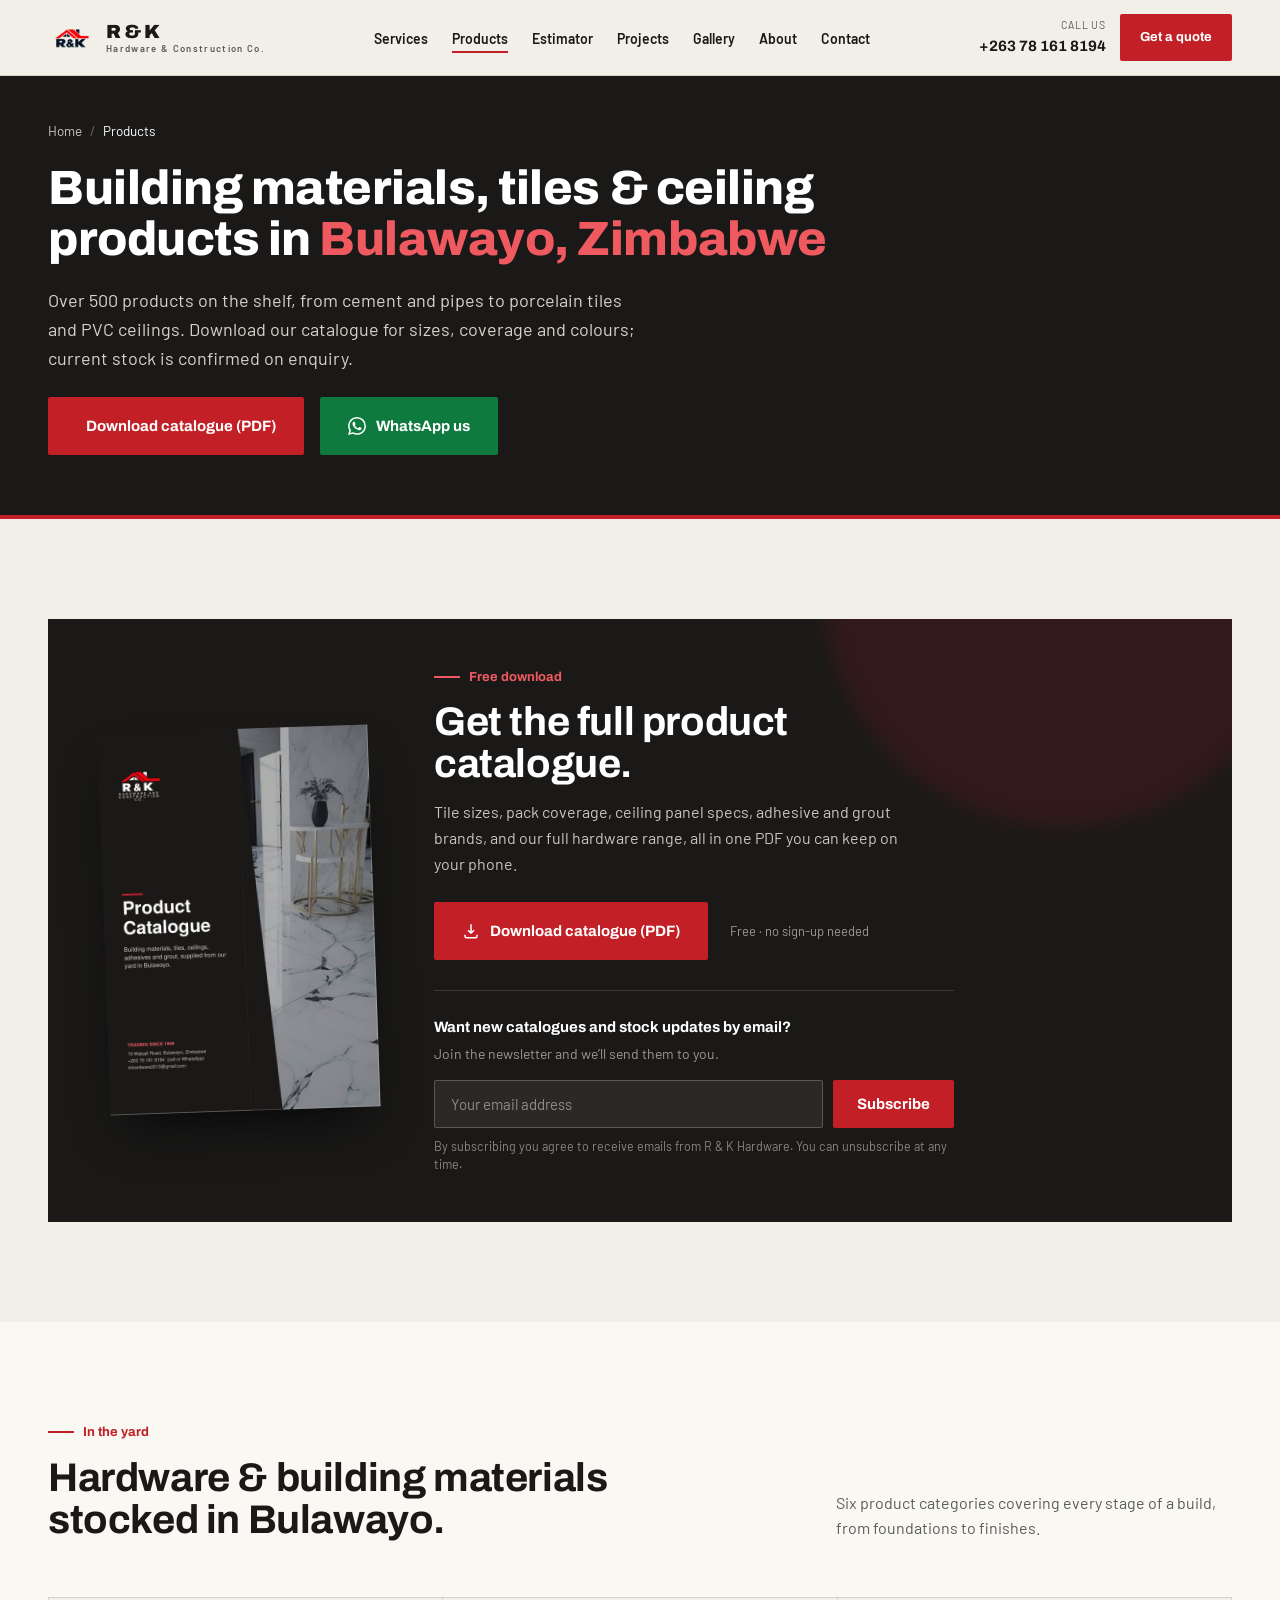
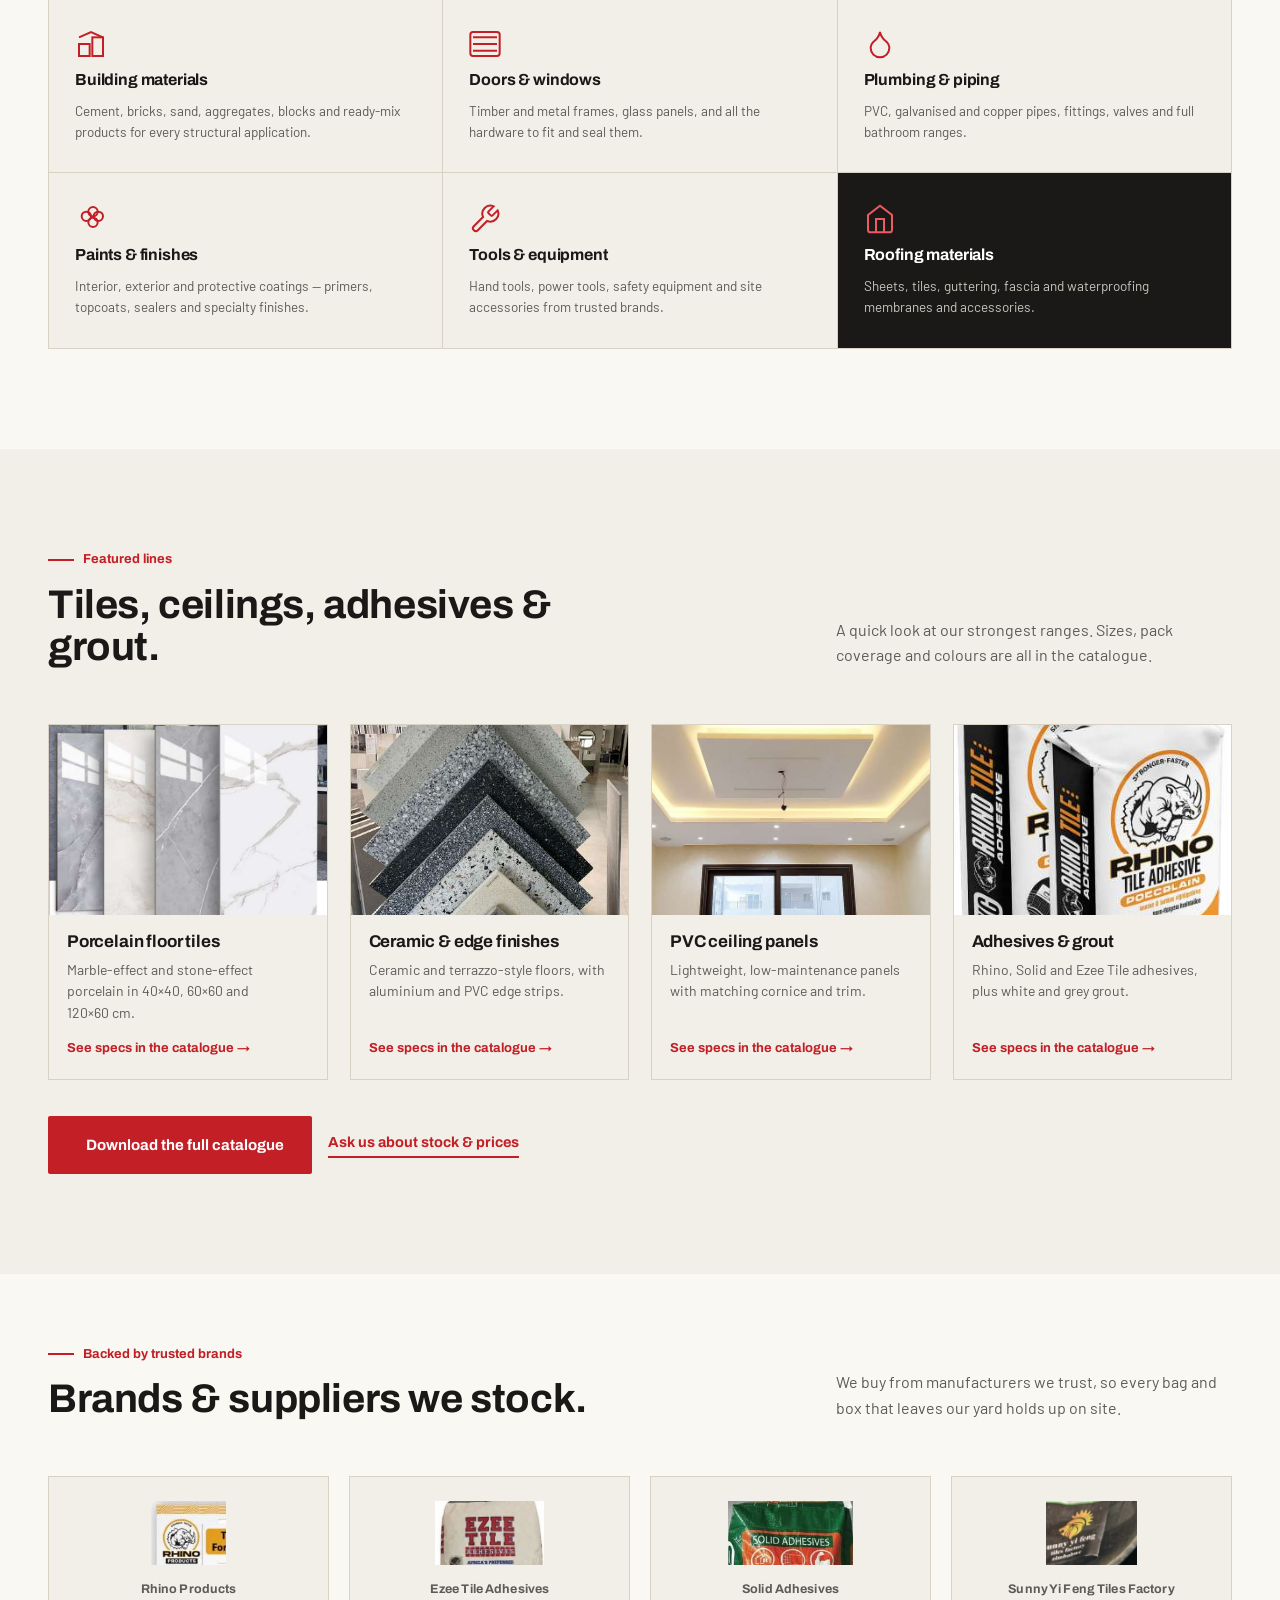
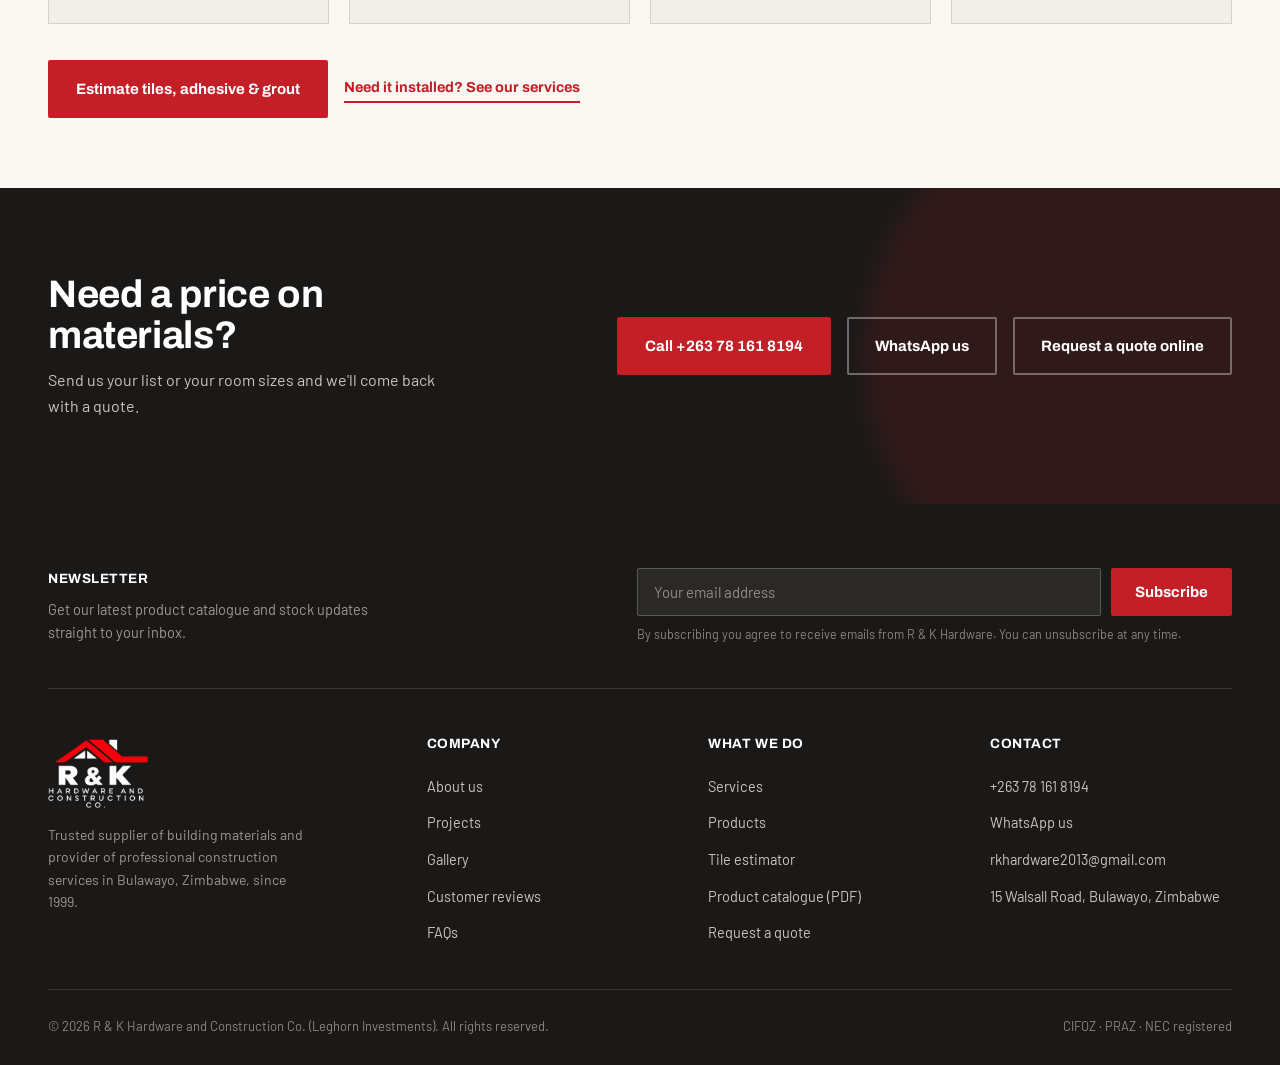
<file: products.html>
<!DOCTYPE html>
<html lang="en">
<head>
<meta charset="UTF-8">
<meta name="viewport" content="width=device-width, initial-scale=1.0">
<title>Building Materials &amp; Tiles Supplier | R &amp; K Hardware — Bulawayo, Zimbabwe</title>
<meta name="description" content="Buy porcelain and ceramic tiles, PVC ceiling panels, adhesive, grout, paint, pipes and roofing at R &amp; K Hardware, Bulawayo. 500+ products in stock.">
<meta name="keywords" content="porcelain tiles Bulawayo, ceramic tiles Zimbabwe, PVC ceiling panels Bulawayo, tile adhesive, grout, building materials supplier, hardware store, Bulawayo, Zimbabwe">
<meta name="robots" content="index, follow">
<link rel="canonical" href="https://yourdomain.com/products.html">
<meta name="geo.region" content="ZW-BU">
<meta name="geo.placename" content="Bulawayo">
<meta name="geo.position" content="-20.17;28.58">
<meta name="ICBM" content="-20.17, 28.58">
<meta name="theme-color" content="#1a1918">
<meta property="og:title" content="Building Materials &amp; Tiles Supplier | R &amp; K Hardware — Bulawayo, Zimbabwe">
<meta property="og:description" content="Buy porcelain and ceramic tiles, PVC ceiling panels, adhesive, grout, paint, pipes and roofing at R &amp; K Hardware, Bulawayo. 500+ products in stock.">
<meta property="og:type" content="website">
<meta property="og:url" content="https://yourdomain.com/products.html">
<meta property="og:image" content="https://yourdomain.com/images/rk-hardware-bulawayo-og-products.jpg">
<meta property="og:image:width" content="1200">
<meta property="og:image:height" content="630">
<meta property="og:image:alt" content="R &amp; K Hardware and Construction Co. — Products — Bulawayo, Zimbabwe">
<meta property="og:locale" content="en_GB">
<meta property="og:site_name" content="R &amp; K Hardware and Construction Co.">
<meta name="twitter:card" content="summary_large_image">
<meta name="twitter:title" content="Building Materials &amp; Tiles Supplier | R &amp; K Hardware — Bulawayo, Zimbabwe">
<meta name="twitter:description" content="Buy porcelain and ceramic tiles, PVC ceiling panels, adhesive, grout, paint, pipes and roofing at R &amp; K Hardware, Bulawayo. 500+ products in stock.">
<meta name="twitter:image" content="https://yourdomain.com/images/rk-hardware-bulawayo-og-products.jpg">
<meta name="twitter:image:alt" content="R &amp; K Hardware and Construction Co. — Products — Bulawayo, Zimbabwe">
<link rel="icon" type="image/x-icon" href="favicon.ico">
<link rel="icon" type="image/png" sizes="16x16" href="favicon-16.png">
<link rel="icon" type="image/png" sizes="32x32" href="favicon-32.png">
<link rel="apple-touch-icon" sizes="180x180" href="apple-touch-icon.png">
<link rel="preconnect" href="https://fonts.googleapis.com">
<link rel="preconnect" href="https://fonts.gstatic.com" crossorigin>
<link href="https://fonts.googleapis.com/css2?family=Archivo:wght@500;700;800;900&family=Barlow:ital,wght@0,400;0,500;0,600;0,700;1,400&display=swap" rel="stylesheet">
<link rel="stylesheet" href="styles.css">
<script>document.documentElement.className+=' js'</script>
<script type="application/ld+json">{"@context":"https://schema.org","@graph":[{"@type":["HardwareStore","HomeAndConstructionBusiness"],"@id":"https://yourdomain.com/#business","name":"R & K Hardware and Construction Co.","alternateName":"R & K Hardware","legalName":"Leghorn Investments","url":"https://yourdomain.com/","logo":"https://yourdomain.com/images/rk-hardware-logo-512.png","image":["https://yourdomain.com/images/rk-hardware-bulawayo-og-home.jpg","https://yourdomain.com/images/porcelain-floor-tiles-marble-effect-bulawayo.jpg","https://yourdomain.com/images/pvc-gypsum-ceiling-cove-lighting-bulawayo.jpg"],"description":"Hardware supplier and construction company in Bulawayo, Zimbabwe: building materials, tiles, PVC ceilings, plumbing, painting, tiling and renovations since 1999.","telephone":"+263781618194","email":"rkhardware2013@gmail.com","foundingDate":"1999","address":{"@type":"PostalAddress","streetAddress":"15 Walsall Road","addressLocality":"Bulawayo","addressRegion":"Bulawayo Province","addressCountry":"ZW"},"geo":{"@type":"GeoCoordinates","latitude":-20.17,"longitude":28.58},"hasMap":"https://www.google.com/maps/search/?api=1&query=15%20Walsall%20Road%2C%20Bulawayo%2C%20Zimbabwe","areaServed":[{"@type":"City","name":"Bulawayo"},{"@type":"Country","name":"Zimbabwe"}],"openingHoursSpecification":[{"@type":"OpeningHoursSpecification","dayOfWeek":["Monday","Tuesday","Wednesday","Thursday","Friday"],"opens":"07:30","closes":"17:30"},{"@type":"OpeningHoursSpecification","dayOfWeek":"Saturday","opens":"07:30","closes":"13:00"}],"priceRange":"$$","contactPoint":{"@type":"ContactPoint","telephone":"+263781618194","contactType":"customer service","areaServed":"ZW","availableLanguage":"English"}},{"@type":"WebSite","@id":"https://yourdomain.com/#website","url":"https://yourdomain.com/","name":"R & K Hardware and Construction Co.","inLanguage":"en","publisher":{"@id":"https://yourdomain.com/#business"}},{"@type":"CollectionPage","@id":"https://yourdomain.com/products.html#webpage","url":"https://yourdomain.com/products.html","name":"Building Materials & Tiles Supplier | R & K Hardware — Bulawayo, Zimbabwe","description":"Buy porcelain and ceramic tiles, PVC ceiling panels, adhesive, grout, paint, pipes and roofing at R & K Hardware, Bulawayo. 500+ products in stock.","inLanguage":"en","isPartOf":{"@id":"https://yourdomain.com/#website"},"about":{"@id":"https://yourdomain.com/#business"},"primaryImageOfPage":{"@type":"ImageObject","url":"https://yourdomain.com/images/rk-hardware-bulawayo-og-products.jpg","width":1200,"height":630},"breadcrumb":{"@id":"https://yourdomain.com/products.html#breadcrumb"},"mainEntity":{"@id":"https://yourdomain.com/products.html#categories"}},{"@type":"BreadcrumbList","itemListElement":[{"@type":"ListItem","position":1,"name":"Home","item":"https://yourdomain.com/index.html"},{"@type":"ListItem","position":2,"name":"Products","item":"https://yourdomain.com/products.html"}],"@id":"https://yourdomain.com/products.html#breadcrumb"},{"@type":"ItemList","@id":"https://yourdomain.com/products.html#categories","name":"Product categories at R & K Hardware, Bulawayo","itemListElement":[{"@type":"ListItem","position":1,"name":"Building materials","description":"Cement, bricks, sand, aggregates, blocks and ready-mix products for every structural application."},{"@type":"ListItem","position":2,"name":"Doors & windows","description":"Timber and metal frames, glass panels, and all the hardware to fit and seal them."},{"@type":"ListItem","position":3,"name":"Plumbing & piping","description":"PVC, galvanised and copper pipes, fittings, valves and full bathroom ranges."},{"@type":"ListItem","position":4,"name":"Paints & finishes","description":"Interior, exterior and protective coatings — primers, topcoats, sealers and specialty finishes."},{"@type":"ListItem","position":5,"name":"Tools & equipment","description":"Hand tools, power tools, safety equipment and site accessories from trusted brands."},{"@type":"ListItem","position":6,"name":"Roofing materials","description":"Sheets, tiles, guttering, fascia and waterproofing membranes and accessories."}]}]}</script>
</head>
<body>
<a class="skip-link" href="#main-content">Skip to main content</a>
<header>
  <div class="nav">
    <a href="index.html" class="brand" aria-label="R &amp; K Hardware and Construction Co. — home">
      <img src="images/rk-hardware-logo-roof-mark.png" class="brand-mark" alt="R &amp; K Hardware logo — roof mark" width="200" height="57">
      <span class="brand-word">R&nbsp;&amp;&nbsp;K<span>Hardware &amp; Construction Co.</span></span>
    </a>
    <button class="menu-btn" id="menuBtn" type="button" aria-label="Toggle navigation menu" aria-expanded="false" aria-controls="navLinks">
      <span></span><span></span><span></span>
    </button>
    <nav class="links" id="navLinks" aria-label="Main navigation">
      <ul role="list"><li><a href="services.html">Services</a></li><li><a href="products.html" aria-current="page">Products</a></li><li><a href="estimator.html">Estimator</a></li><li><a href="projects.html">Projects</a></li><li><a href="gallery.html">Gallery</a></li><li><a href="about.html">About</a></li><li><a href="contact.html">Contact</a></li></ul>
    </nav>
    <div class="nav-cta">
      <a class="nav-phone" href="tel:+263781618194"><small>Call us</small><strong>+263 78 161 8194</strong></a>
      <a href="contact.html" class="btn btn-primary btn-sm">Get a quote</a>
    </div>
  </div>
</header>
<main id="main-content">
<section class="page-hero">
    <div class="wrap">
      <nav class="crumbs" aria-label="Breadcrumb"><ol>
        <li><a href="index.html">Home</a></li>
        <li aria-current="page">Products</li>
      </ol></nav>
      <h1>Building materials, tiles &amp; ceiling products in <em>Bulawayo, Zimbabwe</em></h1>
      <p class="lead">Over 500 products on the shelf, from cement and pipes to porcelain tiles and PVC ceilings. Download our catalogue for sizes, coverage and colours; current stock is confirmed on enquiry.</p>
      <div class="hero-ctas">
        <a href="catalogue/rk-hardware-product-catalogue.pdf" class="btn btn-primary" download><svg viewBox="0 0 24 24" fill="none" stroke="currentColor" stroke-width="2" aria-hidden="true"><path d="M12 3v12m0 0l-4-4m4 4l4-4"/><path d="M4 17v2a2 2 0 002 2h12a2 2 0 002-2v-2"/></svg>Download catalogue (PDF)</a>
        <a href="https://wa.me/263781618194?text=Hi%20R%20%26%20K%2C%20I%20would%20like%20to%20ask%20about%20a%20product." class="btn btn-wa" target="_blank" rel="noopener"><svg viewBox="0 0 24 24" fill="currentColor" aria-hidden="true"><path d="M17.472 14.382c-.297-.149-1.758-.867-2.03-.967-.273-.099-.471-.148-.67.15-.197.297-.767.966-.94 1.164-.173.199-.347.223-.644.075-.297-.15-1.255-.463-2.39-1.475-.883-.788-1.48-1.761-1.653-2.059-.173-.297-.018-.458.13-.606.134-.133.298-.347.446-.52.149-.174.198-.298.298-.497.099-.198.05-.371-.025-.52-.075-.149-.669-1.612-.916-2.207-.242-.579-.487-.5-.669-.51-.173-.008-.371-.01-.57-.01-.198 0-.52.074-.792.372-.272.297-1.04 1.016-1.04 2.479 0 1.462 1.065 2.875 1.213 3.074.149.198 2.096 3.2 5.077 4.487.709.306 1.262.489 1.694.625.712.227 1.36.195 1.871.118.571-.085 1.758-.719 2.006-1.413.248-.694.248-1.289.173-1.413-.074-.124-.272-.198-.57-.347m-5.421 7.403h-.004a9.87 9.87 0 01-5.031-1.378l-.361-.214-3.741.982.998-3.648-.235-.374a9.86 9.86 0 01-1.51-5.26c.001-5.45 4.436-9.884 9.888-9.884 2.64 0 5.122 1.03 6.988 2.898a9.825 9.825 0 012.893 6.994c-.003 5.45-4.437 9.884-9.885 9.884m8.413-18.297A11.815 11.815 0 0012.05 0C5.495 0 .16 5.335.157 11.892c0 2.096.547 4.142 1.588 5.945L.057 24l6.305-1.654a11.882 11.882 0 005.683 1.448h.005c6.554 0 11.89-5.335 11.893-11.893a11.821 11.821 0 00-3.48-8.413Z"/></svg>WhatsApp us</a>
      </div>
    </div>
  </section>

  <section class="sec">
    <div class="wrap">
      <div class="catalogue-band reveal">
        <div class="cb-cover">
          <a href="catalogue/rk-hardware-product-catalogue.pdf" target="_blank" rel="noopener" aria-label="Open the product catalogue (PDF)"><img src="images/rk-hardware-catalogue-cover.jpg" alt="Cover of the R &amp; K Hardware product catalogue" width="560" height="792" decoding="async"></a>
        </div>
        <div class="cb-copy">
          <div class="kicker">Free download</div>
          <h2>Get the full product catalogue.</h2>
          <p>Tile sizes, pack coverage, ceiling panel specs, adhesive and grout brands, and our full hardware range, all in one PDF you can keep on your phone.</p>
          <div class="cb-actions">
            <a class="btn btn-primary" href="catalogue/rk-hardware-product-catalogue.pdf" download><svg viewBox="0 0 24 24" fill="none" stroke="currentColor" stroke-width="2" aria-hidden="true"><path d="M12 3v12m0 0l-4-4m4 4l4-4"/><path d="M4 17v2a2 2 0 002 2h12a2 2 0 002-2v-2"/></svg>Download catalogue (PDF)</a>
            <span class="cb-note">Free &middot; no sign-up needed</span>
          </div>
          <div class="cb-news news-dark">
            <p class="cb-news-title">Want new catalogues and stock updates by email?</p>
            <p class="cb-news-sub">Join the newsletter and we&rsquo;ll send them to you.</p>
            <form class="news-form" action="https://formsubmit.co/rkhardware2013@gmail.com" method="POST" data-newsletter data-ajax="https://formsubmit.co/ajax/rkhardware2013@gmail.com">
          <input type="hidden" name="_subject" value="New newsletter subscriber from the R &amp; K Hardware website">
          <input type="hidden" name="_next" value="https://yourdomain.com/products.html?subscribed=1">
          <input type="hidden" name="_captcha" value="false">
          <input type="hidden" name="_template" value="table">
          <input type="hidden" name="signup_source" value="Catalogue banner (products.html)">
          <div class="honey" aria-hidden="true"><label>Leave this field empty<input type="text" name="_honey" tabindex="-1" autocomplete="off"></label></div>
          <div class="news-row">
            <label class="sr-only" for="newsEmailBand">Email address</label>
            <input id="newsEmailBand" name="email" type="email" required autocomplete="email" placeholder="Your email address">
            <button type="submit" class="btn btn-primary">Subscribe</button>
          </div>
          <p class="news-fine">By subscribing you agree to receive emails from R &amp; K Hardware. You can unsubscribe at any time.</p>
          <p class="form-error" role="alert" hidden>Sorry, that didn&rsquo;t go through. Please try again or WhatsApp us on +263 78 161 8194.</p>
        </form>
        <div class="news-thanks" hidden>
          <strong>You&rsquo;re on the list.</strong>
          <p>Thanks for subscribing. Here&rsquo;s our catalogue to get you started.</p>
          <a class="btn btn-primary btn-sm" href="catalogue/rk-hardware-product-catalogue.pdf" download><svg viewBox="0 0 24 24" fill="none" stroke="currentColor" stroke-width="2" aria-hidden="true"><path d="M12 3v12m0 0l-4-4m4 4l4-4"/><path d="M4 17v2a2 2 0 002 2h12a2 2 0 002-2v-2"/></svg>Download catalogue (PDF)</a>
        </div>
          </div>
        </div>
      </div>
    </div>
  </section>

  <section class="sec sec-alt">
    <div class="wrap">
      <div class="sec-head reveal">
        <div>
          <div class="kicker">In the yard</div>
          <h2>Hardware &amp; building materials stocked in Bulawayo.</h2>
        </div>
        <p>Six product categories covering every stage of a build, from foundations to finishes.</p>
      </div>
      <div class="category-grid reveal"><div class="cat-card"><svg class="icon" viewBox="0 0 24 24" fill="none" stroke="currentColor" stroke-width="1.5" aria-hidden="true"><rect x="3" y="12" width="8" height="9"/><rect x="13" y="7" width="8" height="14"/><path d="M3 7l9-4 9 4"/></svg><h3 class="cat-title">Building materials</h3><p>Cement, bricks, sand, aggregates, blocks and ready-mix products for every structural application.</p></div><div class="cat-card"><svg class="icon" viewBox="0 0 24 24" fill="none" stroke="currentColor" stroke-width="1.5" aria-hidden="true"><rect x="1" y="3" width="22" height="18" rx="2"/><path d="M3 7h18M3 12h18M3 17h18"/></svg><h3 class="cat-title">Doors &amp; windows</h3><p>Timber and metal frames, glass panels, and all the hardware to fit and seal them.</p></div><div class="cat-card"><svg class="icon" viewBox="0 0 24 24" fill="none" stroke="currentColor" stroke-width="1.5" aria-hidden="true"><path d="M12 22a7 7 0 007-7c0-2-1-3.9-3-5.5s-3.5-4-4-6.5c-.5 2.5-2 4.9-4 6.5C6 11.1 5 13 5 15a7 7 0 007 7z"/></svg><h3 class="cat-title">Plumbing &amp; piping</h3><p>PVC, galvanised and copper pipes, fittings, valves and full bathroom ranges.</p></div><div class="cat-card"><svg class="icon" viewBox="0 0 24 24" fill="none" stroke="currentColor" stroke-width="1.5" aria-hidden="true"><circle cx="13.5" cy="6.5" r="3.5"/><circle cx="8.5" cy="10" r="3.5"/><circle cx="17.5" cy="10" r="3.5"/><circle cx="13.5" cy="14.5" r="3.5"/></svg><h3 class="cat-title">Paints &amp; finishes</h3><p>Interior, exterior and protective coatings — primers, topcoats, sealers and specialty finishes.</p></div><div class="cat-card"><svg class="icon" viewBox="0 0 24 24" fill="none" stroke="currentColor" stroke-width="1.5" aria-hidden="true"><path d="M14.7 6.3a1 1 0 000 1.4l1.6 1.6a1 1 0 001.4 0l3.77-3.77a6 6 0 01-7.94 7.94l-6.91 6.91a2.12 2.12 0 01-3-3l6.91-6.91a6 6 0 017.94-7.94z"/></svg><h3 class="cat-title">Tools &amp; equipment</h3><p>Hand tools, power tools, safety equipment and site accessories from trusted brands.</p></div><div class="cat-card cat-card-dark"><svg class="icon" viewBox="0 0 24 24" fill="none" stroke="currentColor" stroke-width="1.5" aria-hidden="true"><path d="M3 9l9-7 9 7v11a2 2 0 01-2 2H5a2 2 0 01-2-2z"/><polyline points="9 22 9 12 15 12 15 22"/></svg><h3 class="cat-title">Roofing materials</h3><p>Sheets, tiles, guttering, fascia and waterproofing membranes and accessories.</p></div></div>
    </div>
  </section>

  <section class="sec">
    <div class="wrap">
      <div class="sec-head reveal">
        <div>
          <div class="kicker">Featured lines</div>
          <h2>Tiles, ceilings, adhesives &amp; grout.</h2>
        </div>
        <p>A quick look at our strongest ranges. Sizes, pack coverage and colours are all in the catalogue.</p>
      </div>
      <div class="teaser-grid reveal"><a class="teaser" href="catalogue/rk-hardware-product-catalogue.pdf" target="_blank" rel="noopener"><img src="images/porcelain-floor-tiles-marble-effect-bulawayo.jpg" alt="Large-format porcelain floor tile samples in grey and marble finishes" width="736" height="618" loading="lazy" decoding="async"><div class="t-body"><h3>Porcelain floor tiles</h3><p>Marble-effect and stone-effect porcelain in 40&times;40, 60&times;60 and 120&times;60&nbsp;cm.</p><span class="card-link">See specs in the catalogue &rarr;</span></div></a><a class="teaser" href="catalogue/rk-hardware-product-catalogue.pdf" target="_blank" rel="noopener"><img src="images/terrazzo-tile-edge-samples-bulawayo.jpg" alt="Terrazzo tile edge samples showing a range of aggregate finishes" width="425" height="512" loading="lazy" decoding="async"><div class="t-body"><h3>Ceramic &amp; edge finishes</h3><p>Ceramic and terrazzo-style floors, with aluminium and PVC edge strips.</p><span class="card-link">See specs in the catalogue &rarr;</span></div></a><a class="teaser" href="catalogue/rk-hardware-product-catalogue.pdf" target="_blank" rel="noopener"><img src="images/pvc-gypsum-ceiling-cove-lighting-bulawayo.jpg" alt="Modern gypsum ceiling with recessed lighting and cove detail" width="576" height="735" loading="lazy" decoding="async"><div class="t-body"><h3>PVC ceiling panels</h3><p>Lightweight, low-maintenance panels with matching cornice and trim.</p><span class="card-link">See specs in the catalogue &rarr;</span></div></a><a class="teaser" href="catalogue/rk-hardware-product-catalogue.pdf" target="_blank" rel="noopener"><img src="images/rhino-tile-adhesive-bags-bulawayo.jpg" alt="Bags of Rhino tile adhesive stacked in the yard" width="316" height="386" loading="lazy" decoding="async"><div class="t-body"><h3>Adhesives &amp; grout</h3><p>Rhino, Solid and Ezee Tile adhesives, plus white and grey grout.</p><span class="card-link">See specs in the catalogue &rarr;</span></div></a></div>
      <div class="more-row">
        <a class="btn btn-primary" href="catalogue/rk-hardware-product-catalogue.pdf" download><svg viewBox="0 0 24 24" fill="none" stroke="currentColor" stroke-width="2" aria-hidden="true"><path d="M12 3v12m0 0l-4-4m4 4l4-4"/><path d="M4 17v2a2 2 0 002 2h12a2 2 0 002-2v-2"/></svg>Download the full catalogue</a>
        <a class="text-link" href="contact.html">Ask us about stock &amp; prices</a>
      </div>
    </div>
  </section>

  <section class="sec sec-alt suppliers-sec">
    <div class="wrap">
      <div class="sec-head reveal">
        <div>
          <div class="kicker">Backed by trusted brands</div>
          <h2>Brands &amp; suppliers we stock.</h2>
        </div>
        <p>We buy from manufacturers we trust, so every bag and box that leaves our yard holds up on site.</p>
      </div>
      <div class="supplier-grid reveal"><div class="supplier-card"><img src="images/rhino-products-logo.jpg" alt="Rhino Products logo — supplier stocked by R &amp; K Hardware, Bulawayo" width="105" height="90" loading="lazy" decoding="async"><span>Rhino Products</span></div><div class="supplier-card"><img src="images/ezee-tile-adhesives-logo.jpg" alt="Ezee Tile Adhesives logo — supplier stocked by R &amp; K Hardware, Bulawayo" width="222" height="130" loading="lazy" decoding="async"><span>Ezee Tile Adhesives</span></div><div class="supplier-card"><img src="images/solid-adhesives-logo.jpg" alt="Solid Adhesives logo — supplier stocked by R &amp; K Hardware, Bulawayo" width="185" height="95" loading="lazy" decoding="async"><span>Solid Adhesives</span></div><div class="supplier-card"><img src="images/sunny-yi-feng-tiles-factory-logo.jpg" alt="Sunny Yi Feng Tiles Factory logo — supplier stocked by R &amp; K Hardware, Bulawayo" width="200" height="140" loading="lazy" decoding="async"><span>Sunny Yi Feng Tiles Factory</span></div></div>
      <div class="more-row">
        <a class="btn btn-primary" href="estimator.html">Estimate tiles, adhesive &amp; grout</a>
        <a class="text-link" href="services.html">Need it installed? See our services</a>
      </div>
    </div>
  </section>

  <section class="cta-band">
    <div class="wrap cta-inner">
      <div>
        <h2>Need a price on materials?</h2>
        <p>Send us your list or your room sizes and we'll come back with a quote.</p>
      </div>
      <div class="cta-actions">
        <a href="tel:+263781618194" class="btn btn-primary">Call +263 78 161 8194</a>
        <a href="https://wa.me/263781618194?text=Hi%20R%20%26%20K%2C%20I%20would%20like%20a%20quote%20for%20a%20project." class="btn btn-ghost-dark" target="_blank" rel="noopener">WhatsApp us</a>
        <a href="contact.html" class="btn btn-ghost-dark">Request a quote online</a>
      </div>
    </div>
  </section>
</main>

<footer>
  <div class="wrap">
    <div class="foot-news news-dark">
      <div class="fn-copy">
        <span class="foot-title">Newsletter</span>
        <p>Get our latest product catalogue and stock updates straight to your inbox.</p>
      </div>
      <div class="fn-form">
        <form class="news-form" action="https://formsubmit.co/rkhardware2013@gmail.com" method="POST" data-newsletter data-ajax="https://formsubmit.co/ajax/rkhardware2013@gmail.com">
          <input type="hidden" name="_subject" value="New newsletter subscriber from the R &amp; K Hardware website">
          <input type="hidden" name="_next" value="https://yourdomain.com/products.html?subscribed=1">
          <input type="hidden" name="_captcha" value="false">
          <input type="hidden" name="_template" value="table">
          <input type="hidden" name="signup_source" value="Footer (products.html)">
          <div class="honey" aria-hidden="true"><label>Leave this field empty<input type="text" name="_honey" tabindex="-1" autocomplete="off"></label></div>
          <div class="news-row">
            <label class="sr-only" for="newsEmailFooter">Email address</label>
            <input id="newsEmailFooter" name="email" type="email" required autocomplete="email" placeholder="Your email address">
            <button type="submit" class="btn btn-primary">Subscribe</button>
          </div>
          <p class="news-fine">By subscribing you agree to receive emails from R &amp; K Hardware. You can unsubscribe at any time.</p>
          <p class="form-error" role="alert" hidden>Sorry, that didn&rsquo;t go through. Please try again or WhatsApp us on +263 78 161 8194.</p>
        </form>
        <div class="news-thanks" hidden>
          <strong>You&rsquo;re on the list.</strong>
          <p>Thanks for subscribing. Here&rsquo;s our catalogue to get you started.</p>
          <a class="btn btn-primary btn-sm" href="catalogue/rk-hardware-product-catalogue.pdf" download><svg viewBox="0 0 24 24" fill="none" stroke="currentColor" stroke-width="2" aria-hidden="true"><path d="M12 3v12m0 0l-4-4m4 4l4-4"/><path d="M4 17v2a2 2 0 002 2h12a2 2 0 002-2v-2"/></svg>Download catalogue (PDF)</a>
        </div>
      </div>
    </div>
    <div class="foot-grid">
      <div class="foot-brand">
        <img src="images/rk-hardware-construction-logo-white.png" class="foot-logo-mark" alt="R &amp; K Hardware and Construction Co. logo" width="340" height="212" loading="lazy" decoding="async">
        <p>Trusted supplier of building materials and provider of professional construction services in Bulawayo, Zimbabwe, since 1999.</p>
      </div>
      <nav aria-label="Footer company links">
        <span class="foot-title">Company</span>
        <ul role="list">
          <li><a href="about.html">About us</a></li>
          <li><a href="projects.html">Projects</a></li>
          <li><a href="gallery.html">Gallery</a></li>
          <li><a href="testimonials.html">Customer reviews</a></li>
          <li><a href="faq.html">FAQs</a></li>
        </ul>
      </nav>
      <nav aria-label="Footer services links">
        <span class="foot-title">What we do</span>
        <ul role="list">
          <li><a href="services.html">Services</a></li>
          <li><a href="products.html">Products</a></li>
          <li><a href="estimator.html">Tile estimator</a></li>
          <li><a href="catalogue/rk-hardware-product-catalogue.pdf" download>Product catalogue (PDF)</a></li>
          <li><a href="contact.html">Request a quote</a></li>
        </ul>
      </nav>
      <div>
        <span class="foot-title">Contact</span>
        <ul role="list">
          <li><a href="tel:+263781618194">+263 78 161 8194</a></li>
          <li><a href="https://wa.me/263781618194?text=Hi%20R%20%26%20K%2C%20I%20would%20like%20to%20make%20an%20enquiry." target="_blank" rel="noopener">WhatsApp us</a></li>
          <li><a href="mailto:rkhardware2013@gmail.com">rkhardware2013@gmail.com</a></li>
          <li><span>15 Walsall Road, Bulawayo, Zimbabwe</span></li>
        </ul>
      </div>
    </div>
    <div class="foot-bottom">
      <span>&copy; <span id="year">2026</span> R &amp; K Hardware and Construction Co. (Leghorn Investments). All rights reserved.</span>
      <span>CIFOZ &middot; PRAZ &middot; NEC registered</span>
    </div>
  </div>
</footer>

<script src="main.js"></script>
</body>
</html>
</file>
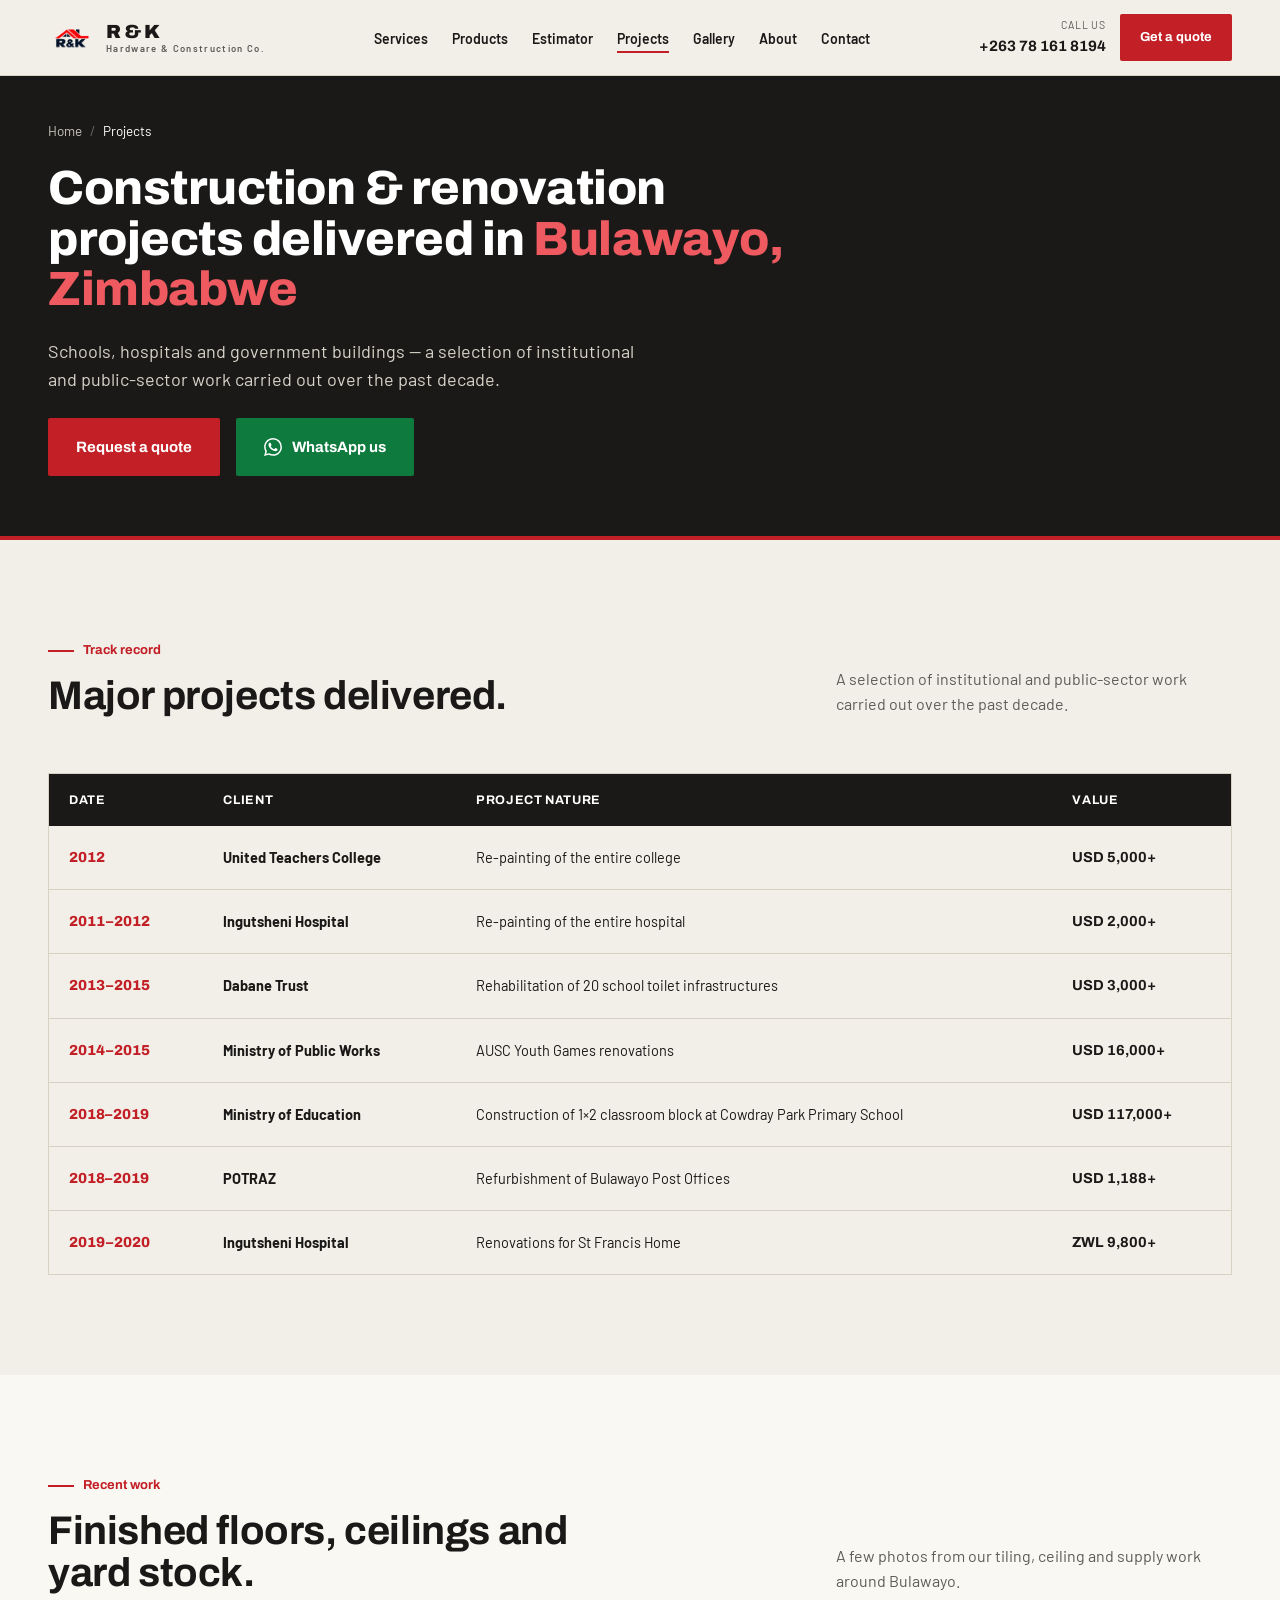
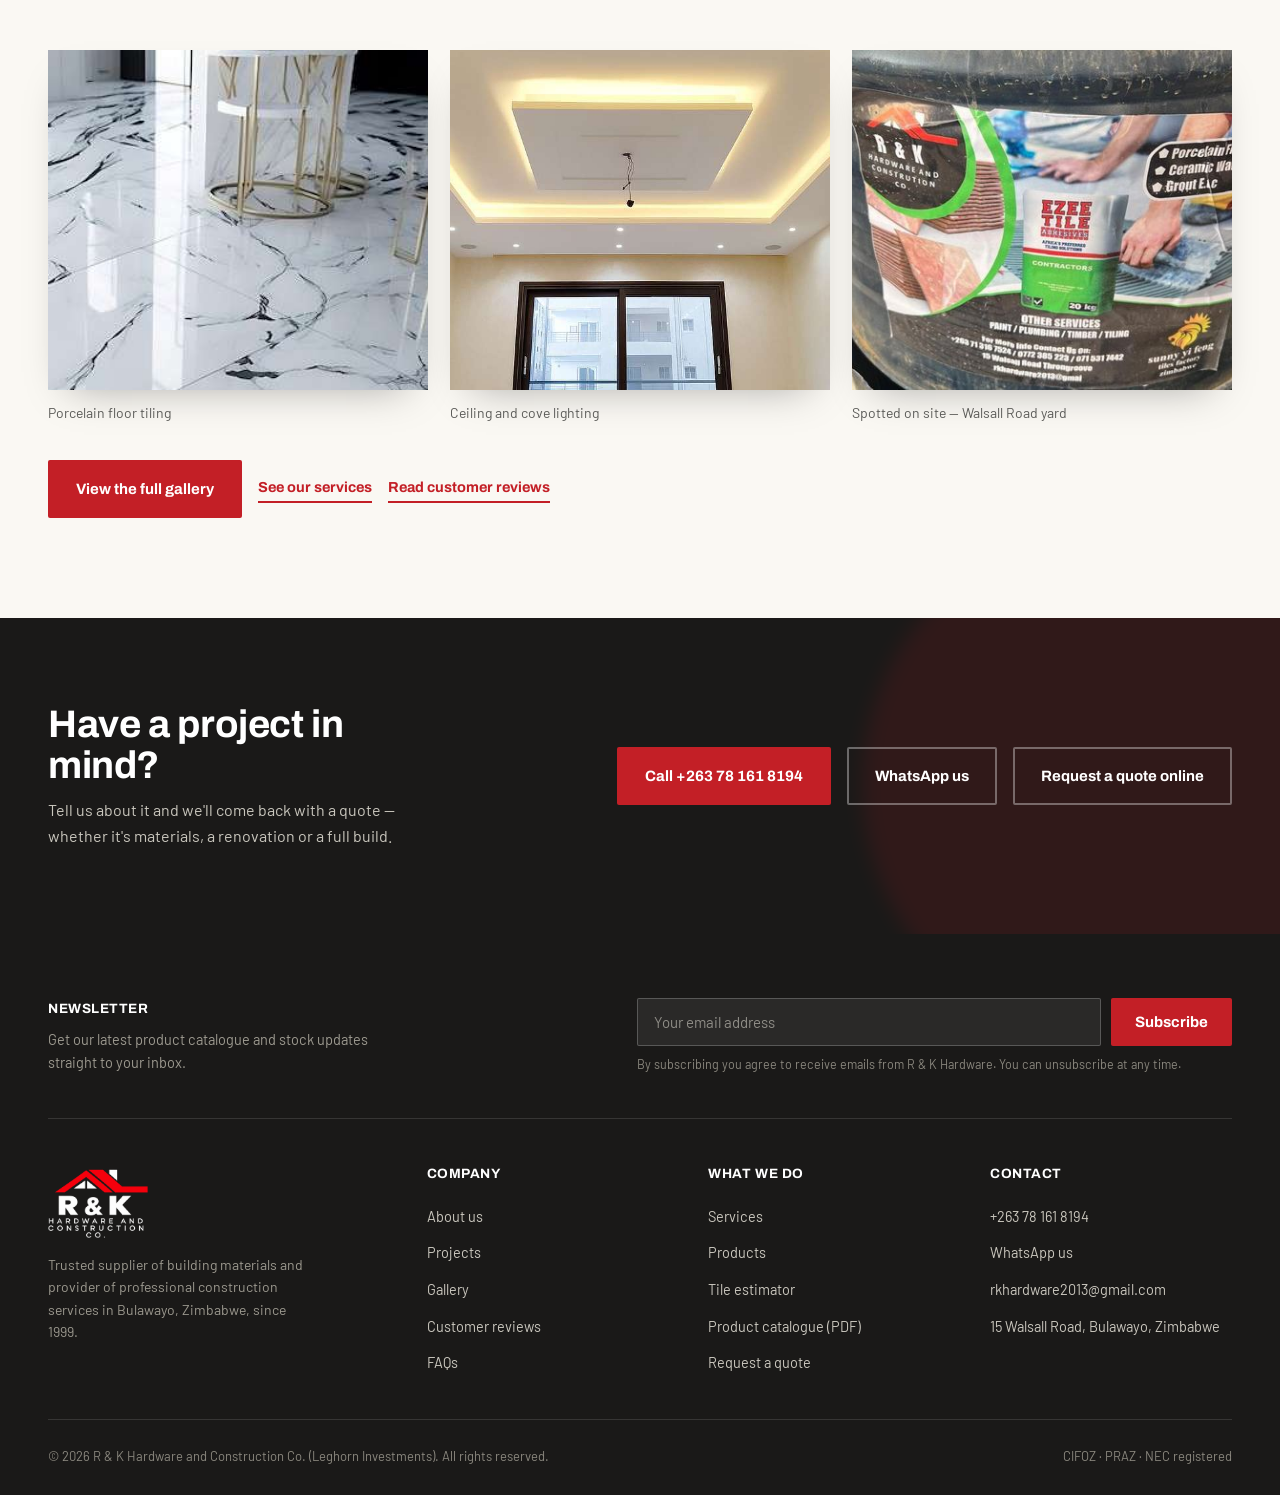
<file: projects.html>
<!DOCTYPE html>
<html lang="en">
<head>
<meta charset="UTF-8">
<meta name="viewport" content="width=device-width, initial-scale=1.0">
<title>Construction Projects &amp; Portfolio | R &amp; K Hardware — Bulawayo, Zimbabwe</title>
<meta name="description" content="Major construction, renovation and painting projects delivered in Bulawayo for schools, hospitals and government by R &amp; K Hardware and Construction Co.">
<meta name="keywords" content="construction projects Bulawayo, renovation contractor Bulawayo, school construction Zimbabwe, painting contractor, public sector contractor, PRAZ registered, Bulawayo, Zimbabwe">
<meta name="robots" content="index, follow">
<link rel="canonical" href="https://yourdomain.com/projects.html">
<meta name="geo.region" content="ZW-BU">
<meta name="geo.placename" content="Bulawayo">
<meta name="geo.position" content="-20.17;28.58">
<meta name="ICBM" content="-20.17, 28.58">
<meta name="theme-color" content="#1a1918">
<meta property="og:title" content="Construction Projects &amp; Portfolio | R &amp; K Hardware — Bulawayo, Zimbabwe">
<meta property="og:description" content="Major construction, renovation and painting projects delivered in Bulawayo for schools, hospitals and government by R &amp; K Hardware and Construction Co.">
<meta property="og:type" content="website">
<meta property="og:url" content="https://yourdomain.com/projects.html">
<meta property="og:image" content="https://yourdomain.com/images/rk-hardware-bulawayo-og-projects.jpg">
<meta property="og:image:width" content="1200">
<meta property="og:image:height" content="630">
<meta property="og:image:alt" content="R &amp; K Hardware and Construction Co. — Projects — Bulawayo, Zimbabwe">
<meta property="og:locale" content="en_GB">
<meta property="og:site_name" content="R &amp; K Hardware and Construction Co.">
<meta name="twitter:card" content="summary_large_image">
<meta name="twitter:title" content="Construction Projects &amp; Portfolio | R &amp; K Hardware — Bulawayo, Zimbabwe">
<meta name="twitter:description" content="Major construction, renovation and painting projects delivered in Bulawayo for schools, hospitals and government by R &amp; K Hardware and Construction Co.">
<meta name="twitter:image" content="https://yourdomain.com/images/rk-hardware-bulawayo-og-projects.jpg">
<meta name="twitter:image:alt" content="R &amp; K Hardware and Construction Co. — Projects — Bulawayo, Zimbabwe">
<link rel="icon" type="image/x-icon" href="favicon.ico">
<link rel="icon" type="image/png" sizes="16x16" href="favicon-16.png">
<link rel="icon" type="image/png" sizes="32x32" href="favicon-32.png">
<link rel="apple-touch-icon" sizes="180x180" href="apple-touch-icon.png">
<link rel="preconnect" href="https://fonts.googleapis.com">
<link rel="preconnect" href="https://fonts.gstatic.com" crossorigin>
<link href="https://fonts.googleapis.com/css2?family=Archivo:wght@500;700;800;900&family=Barlow:ital,wght@0,400;0,500;0,600;0,700;1,400&display=swap" rel="stylesheet">
<link rel="stylesheet" href="styles.css">
<script>document.documentElement.className+=' js'</script>
<script type="application/ld+json">{"@context":"https://schema.org","@graph":[{"@type":["HardwareStore","HomeAndConstructionBusiness"],"@id":"https://yourdomain.com/#business","name":"R & K Hardware and Construction Co.","alternateName":"R & K Hardware","legalName":"Leghorn Investments","url":"https://yourdomain.com/","logo":"https://yourdomain.com/images/rk-hardware-logo-512.png","image":["https://yourdomain.com/images/rk-hardware-bulawayo-og-home.jpg","https://yourdomain.com/images/porcelain-floor-tiles-marble-effect-bulawayo.jpg","https://yourdomain.com/images/pvc-gypsum-ceiling-cove-lighting-bulawayo.jpg"],"description":"Hardware supplier and construction company in Bulawayo, Zimbabwe: building materials, tiles, PVC ceilings, plumbing, painting, tiling and renovations since 1999.","telephone":"+263781618194","email":"rkhardware2013@gmail.com","foundingDate":"1999","address":{"@type":"PostalAddress","streetAddress":"15 Walsall Road","addressLocality":"Bulawayo","addressRegion":"Bulawayo Province","addressCountry":"ZW"},"geo":{"@type":"GeoCoordinates","latitude":-20.17,"longitude":28.58},"hasMap":"https://www.google.com/maps/search/?api=1&query=15%20Walsall%20Road%2C%20Bulawayo%2C%20Zimbabwe","areaServed":[{"@type":"City","name":"Bulawayo"},{"@type":"Country","name":"Zimbabwe"}],"openingHoursSpecification":[{"@type":"OpeningHoursSpecification","dayOfWeek":["Monday","Tuesday","Wednesday","Thursday","Friday"],"opens":"07:30","closes":"17:30"},{"@type":"OpeningHoursSpecification","dayOfWeek":"Saturday","opens":"07:30","closes":"13:00"}],"priceRange":"$$","contactPoint":{"@type":"ContactPoint","telephone":"+263781618194","contactType":"customer service","areaServed":"ZW","availableLanguage":"English"}},{"@type":"WebSite","@id":"https://yourdomain.com/#website","url":"https://yourdomain.com/","name":"R & K Hardware and Construction Co.","inLanguage":"en","publisher":{"@id":"https://yourdomain.com/#business"}},{"@type":["CollectionPage","ImageGallery"],"@id":"https://yourdomain.com/projects.html#webpage","url":"https://yourdomain.com/projects.html","name":"Construction Projects & Portfolio | R & K Hardware — Bulawayo, Zimbabwe","description":"Major construction, renovation and painting projects delivered in Bulawayo for schools, hospitals and government by R & K Hardware and Construction Co.","inLanguage":"en","isPartOf":{"@id":"https://yourdomain.com/#website"},"about":{"@id":"https://yourdomain.com/#business"},"primaryImageOfPage":{"@type":"ImageObject","url":"https://yourdomain.com/images/rk-hardware-bulawayo-og-projects.jpg","width":1200,"height":630},"breadcrumb":{"@id":"https://yourdomain.com/projects.html#breadcrumb"},"mainEntity":{"@id":"https://yourdomain.com/projects.html#projects"},"associatedMedia":[{"@type":"ImageObject","contentUrl":"https://yourdomain.com/images/porcelain-floor-tiling-bulawayo.jpg","caption":"Porcelain floor tiling","width":322,"height":612},{"@type":"ImageObject","contentUrl":"https://yourdomain.com/images/pvc-gypsum-ceiling-cove-lighting-bulawayo.jpg","caption":"Ceiling and cove lighting","width":576,"height":735},{"@type":"ImageObject","contentUrl":"https://yourdomain.com/images/rk-hardware-branded-drum-walsall-road-bulawayo.jpg","caption":"Spotted on site — Walsall Road yard","width":480,"height":356}]},{"@type":"BreadcrumbList","itemListElement":[{"@type":"ListItem","position":1,"name":"Home","item":"https://yourdomain.com/index.html"},{"@type":"ListItem","position":2,"name":"Projects","item":"https://yourdomain.com/projects.html"}],"@id":"https://yourdomain.com/projects.html#breadcrumb"},{"@type":"ItemList","@id":"https://yourdomain.com/projects.html#projects","name":"Major projects delivered by R & K Hardware and Construction Co.","itemListElement":[{"@type":"ListItem","position":1,"name":"United Teachers College — Re-painting of the entire college","description":"2012. Contract value USD 5,000+."},{"@type":"ListItem","position":2,"name":"Ingutsheni Hospital — Re-painting of the entire hospital","description":"2011–2012. Contract value USD 2,000+."},{"@type":"ListItem","position":3,"name":"Dabane Trust — Rehabilitation of 20 school toilet infrastructures","description":"2013–2015. Contract value USD 3,000+."},{"@type":"ListItem","position":4,"name":"Ministry of Public Works — AUSC Youth Games renovations","description":"2014–2015. Contract value USD 16,000+."},{"@type":"ListItem","position":5,"name":"Ministry of Education — Construction of 1×2 classroom block at Cowdray Park Primary School","description":"2018–2019. Contract value USD 117,000+."},{"@type":"ListItem","position":6,"name":"POTRAZ — Refurbishment of Bulawayo Post Offices","description":"2018–2019. Contract value USD 1,188+."},{"@type":"ListItem","position":7,"name":"Ingutsheni Hospital — Renovations for St Francis Home","description":"2019–2020. Contract value ZWL 9,800+."}]}]}</script>
</head>
<body>
<a class="skip-link" href="#main-content">Skip to main content</a>
<header>
  <div class="nav">
    <a href="index.html" class="brand" aria-label="R &amp; K Hardware and Construction Co. — home">
      <img src="images/rk-hardware-logo-roof-mark.png" class="brand-mark" alt="R &amp; K Hardware logo — roof mark" width="200" height="57">
      <span class="brand-word">R&nbsp;&amp;&nbsp;K<span>Hardware &amp; Construction Co.</span></span>
    </a>
    <button class="menu-btn" id="menuBtn" type="button" aria-label="Toggle navigation menu" aria-expanded="false" aria-controls="navLinks">
      <span></span><span></span><span></span>
    </button>
    <nav class="links" id="navLinks" aria-label="Main navigation">
      <ul role="list"><li><a href="services.html">Services</a></li><li><a href="products.html">Products</a></li><li><a href="estimator.html">Estimator</a></li><li><a href="projects.html" aria-current="page">Projects</a></li><li><a href="gallery.html">Gallery</a></li><li><a href="about.html">About</a></li><li><a href="contact.html">Contact</a></li></ul>
    </nav>
    <div class="nav-cta">
      <a class="nav-phone" href="tel:+263781618194"><small>Call us</small><strong>+263 78 161 8194</strong></a>
      <a href="contact.html" class="btn btn-primary btn-sm">Get a quote</a>
    </div>
  </div>
</header>
<main id="main-content">
<section class="page-hero">
    <div class="wrap">
      <nav class="crumbs" aria-label="Breadcrumb"><ol>
        <li><a href="index.html">Home</a></li>
        <li aria-current="page">Projects</li>
      </ol></nav>
      <h1>Construction &amp; renovation projects delivered in <em>Bulawayo, Zimbabwe</em></h1>
      <p class="lead">Schools, hospitals and government buildings — a selection of institutional and public-sector work carried out over the past decade.</p>
      <div class="hero-ctas">
        <a href="contact.html" class="btn btn-primary">Request a quote</a>
        <a href="https://wa.me/263781618194?text=Hi%20R%20%26%20K%2C%20I%20saw%20your%20projects%20and%20would%20like%20a%20quote." class="btn btn-wa" target="_blank" rel="noopener"><svg viewBox="0 0 24 24" fill="currentColor" aria-hidden="true"><path d="M17.472 14.382c-.297-.149-1.758-.867-2.03-.967-.273-.099-.471-.148-.67.15-.197.297-.767.966-.94 1.164-.173.199-.347.223-.644.075-.297-.15-1.255-.463-2.39-1.475-.883-.788-1.48-1.761-1.653-2.059-.173-.297-.018-.458.13-.606.134-.133.298-.347.446-.52.149-.174.198-.298.298-.497.099-.198.05-.371-.025-.52-.075-.149-.669-1.612-.916-2.207-.242-.579-.487-.5-.669-.51-.173-.008-.371-.01-.57-.01-.198 0-.52.074-.792.372-.272.297-1.04 1.016-1.04 2.479 0 1.462 1.065 2.875 1.213 3.074.149.198 2.096 3.2 5.077 4.487.709.306 1.262.489 1.694.625.712.227 1.36.195 1.871.118.571-.085 1.758-.719 2.006-1.413.248-.694.248-1.289.173-1.413-.074-.124-.272-.198-.57-.347m-5.421 7.403h-.004a9.87 9.87 0 01-5.031-1.378l-.361-.214-3.741.982.998-3.648-.235-.374a9.86 9.86 0 01-1.51-5.26c.001-5.45 4.436-9.884 9.888-9.884 2.64 0 5.122 1.03 6.988 2.898a9.825 9.825 0 012.893 6.994c-.003 5.45-4.437 9.884-9.885 9.884m8.413-18.297A11.815 11.815 0 0012.05 0C5.495 0 .16 5.335.157 11.892c0 2.096.547 4.142 1.588 5.945L.057 24l6.305-1.654a11.882 11.882 0 005.683 1.448h.005c6.554 0 11.89-5.335 11.893-11.893a11.821 11.821 0 00-3.48-8.413Z"/></svg>WhatsApp us</a>
      </div>
    </div>
  </section>

  <section class="sec">
    <div class="wrap">
      <div class="sec-head reveal">
        <div>
          <div class="kicker">Track record</div>
          <h2>Major projects delivered.</h2>
        </div>
        <p>A selection of institutional and public-sector work carried out over the past decade.</p>
      </div>
      <div class="proj-table-wrap reveal" tabindex="0" role="region" aria-label="Projects table (scrolls sideways on small screens)">
        <table class="projects">
          <caption class="sr-only">Major projects delivered by R &amp; K Hardware and Construction Co. in Bulawayo, Zimbabwe</caption>
          <thead><tr><th scope="col">Date</th><th scope="col">Client</th><th scope="col">Project nature</th><th scope="col">Value</th></tr></thead>
          <tbody><tr><td class="date">2012</td><td class="client">United Teachers College</td><td>Re-painting of the entire college</td><td class="value">USD 5,000+</td></tr><tr><td class="date">2011–2012</td><td class="client">Ingutsheni Hospital</td><td>Re-painting of the entire hospital</td><td class="value">USD 2,000+</td></tr><tr><td class="date">2013–2015</td><td class="client">Dabane Trust</td><td>Rehabilitation of 20 school toilet infrastructures</td><td class="value">USD 3,000+</td></tr><tr><td class="date">2014–2015</td><td class="client">Ministry of Public Works</td><td>AUSC Youth Games renovations</td><td class="value">USD 16,000+</td></tr><tr><td class="date">2018–2019</td><td class="client">Ministry of Education</td><td>Construction of 1×2 classroom block at Cowdray Park Primary School</td><td class="value">USD 117,000+</td></tr><tr><td class="date">2018–2019</td><td class="client">POTRAZ</td><td>Refurbishment of Bulawayo Post Offices</td><td class="value">USD 1,188+</td></tr><tr><td class="date">2019–2020</td><td class="client">Ingutsheni Hospital</td><td>Renovations for St Francis Home</td><td class="value">ZWL 9,800+</td></tr></tbody>
        </table>
      </div>
    </div>
  </section>

  <section class="sec sec-alt">
    <div class="wrap">
      <div class="sec-head reveal">
        <div>
          <div class="kicker">Recent work</div>
          <h2>Finished floors, ceilings and yard stock.</h2>
        </div>
        <p>A few photos from our tiling, ceiling and supply work around Bulawayo.</p>
      </div>
      <div class="gallery reveal"><figure><img src="images/porcelain-floor-tiling-bulawayo.jpg" alt="Polished porcelain floor tiling installed by R &amp; K Hardware in Bulawayo" width="322" height="612" loading="lazy" decoding="async"><figcaption>Porcelain floor tiling</figcaption></figure><figure><img src="images/pvc-gypsum-ceiling-cove-lighting-bulawayo.jpg" alt="Recently completed ceiling and cove lighting installation in Bulawayo" width="576" height="735" loading="lazy" decoding="async"><figcaption>Ceiling and cove lighting</figcaption></figure><figure><img src="images/rk-hardware-branded-drum-walsall-road-bulawayo.jpg" alt="R &amp; K Hardware branding on a storage drum at the Walsall Road yard, Bulawayo" width="480" height="356" loading="lazy" decoding="async"><figcaption>Spotted on site — Walsall Road yard</figcaption></figure></div>
      <div class="more-row"><a class="btn btn-primary" href="gallery.html">View the full gallery</a><a class="text-link" href="services.html">See our services</a><a class="text-link" href="testimonials.html">Read customer reviews</a></div>
    </div>
  </section>

  <section class="cta-band">
    <div class="wrap cta-inner">
      <div>
        <h2>Have a project in mind?</h2>
        <p>Tell us about it and we'll come back with a quote — whether it's materials, a renovation or a full build.</p>
      </div>
      <div class="cta-actions">
        <a href="tel:+263781618194" class="btn btn-primary">Call +263 78 161 8194</a>
        <a href="https://wa.me/263781618194?text=Hi%20R%20%26%20K%2C%20I%20would%20like%20a%20quote%20for%20a%20project." class="btn btn-ghost-dark" target="_blank" rel="noopener">WhatsApp us</a>
        <a href="contact.html" class="btn btn-ghost-dark">Request a quote online</a>
      </div>
    </div>
  </section>
</main>

<footer>
  <div class="wrap">
    <div class="foot-news news-dark">
      <div class="fn-copy">
        <span class="foot-title">Newsletter</span>
        <p>Get our latest product catalogue and stock updates straight to your inbox.</p>
      </div>
      <div class="fn-form">
        <form class="news-form" action="https://formsubmit.co/rkhardware2013@gmail.com" method="POST" data-newsletter data-ajax="https://formsubmit.co/ajax/rkhardware2013@gmail.com">
          <input type="hidden" name="_subject" value="New newsletter subscriber from the R &amp; K Hardware website">
          <input type="hidden" name="_next" value="https://yourdomain.com/projects.html?subscribed=1">
          <input type="hidden" name="_captcha" value="false">
          <input type="hidden" name="_template" value="table">
          <input type="hidden" name="signup_source" value="Footer (projects.html)">
          <div class="honey" aria-hidden="true"><label>Leave this field empty<input type="text" name="_honey" tabindex="-1" autocomplete="off"></label></div>
          <div class="news-row">
            <label class="sr-only" for="newsEmailFooter">Email address</label>
            <input id="newsEmailFooter" name="email" type="email" required autocomplete="email" placeholder="Your email address">
            <button type="submit" class="btn btn-primary">Subscribe</button>
          </div>
          <p class="news-fine">By subscribing you agree to receive emails from R &amp; K Hardware. You can unsubscribe at any time.</p>
          <p class="form-error" role="alert" hidden>Sorry, that didn&rsquo;t go through. Please try again or WhatsApp us on +263 78 161 8194.</p>
        </form>
        <div class="news-thanks" hidden>
          <strong>You&rsquo;re on the list.</strong>
          <p>Thanks for subscribing. Here&rsquo;s our catalogue to get you started.</p>
          <a class="btn btn-primary btn-sm" href="catalogue/rk-hardware-product-catalogue.pdf" download><svg viewBox="0 0 24 24" fill="none" stroke="currentColor" stroke-width="2" aria-hidden="true"><path d="M12 3v12m0 0l-4-4m4 4l4-4"/><path d="M4 17v2a2 2 0 002 2h12a2 2 0 002-2v-2"/></svg>Download catalogue (PDF)</a>
        </div>
      </div>
    </div>
    <div class="foot-grid">
      <div class="foot-brand">
        <img src="images/rk-hardware-construction-logo-white.png" class="foot-logo-mark" alt="R &amp; K Hardware and Construction Co. logo" width="340" height="212" loading="lazy" decoding="async">
        <p>Trusted supplier of building materials and provider of professional construction services in Bulawayo, Zimbabwe, since 1999.</p>
      </div>
      <nav aria-label="Footer company links">
        <span class="foot-title">Company</span>
        <ul role="list">
          <li><a href="about.html">About us</a></li>
          <li><a href="projects.html">Projects</a></li>
          <li><a href="gallery.html">Gallery</a></li>
          <li><a href="testimonials.html">Customer reviews</a></li>
          <li><a href="faq.html">FAQs</a></li>
        </ul>
      </nav>
      <nav aria-label="Footer services links">
        <span class="foot-title">What we do</span>
        <ul role="list">
          <li><a href="services.html">Services</a></li>
          <li><a href="products.html">Products</a></li>
          <li><a href="estimator.html">Tile estimator</a></li>
          <li><a href="catalogue/rk-hardware-product-catalogue.pdf" download>Product catalogue (PDF)</a></li>
          <li><a href="contact.html">Request a quote</a></li>
        </ul>
      </nav>
      <div>
        <span class="foot-title">Contact</span>
        <ul role="list">
          <li><a href="tel:+263781618194">+263 78 161 8194</a></li>
          <li><a href="https://wa.me/263781618194?text=Hi%20R%20%26%20K%2C%20I%20would%20like%20to%20make%20an%20enquiry." target="_blank" rel="noopener">WhatsApp us</a></li>
          <li><a href="mailto:rkhardware2013@gmail.com">rkhardware2013@gmail.com</a></li>
          <li><span>15 Walsall Road, Bulawayo, Zimbabwe</span></li>
        </ul>
      </div>
    </div>
    <div class="foot-bottom">
      <span>&copy; <span id="year">2026</span> R &amp; K Hardware and Construction Co. (Leghorn Investments). All rights reserved.</span>
      <span>CIFOZ &middot; PRAZ &middot; NEC registered</span>
    </div>
  </div>
</footer>

<script src="main.js"></script>
</body>
</html>
</file>
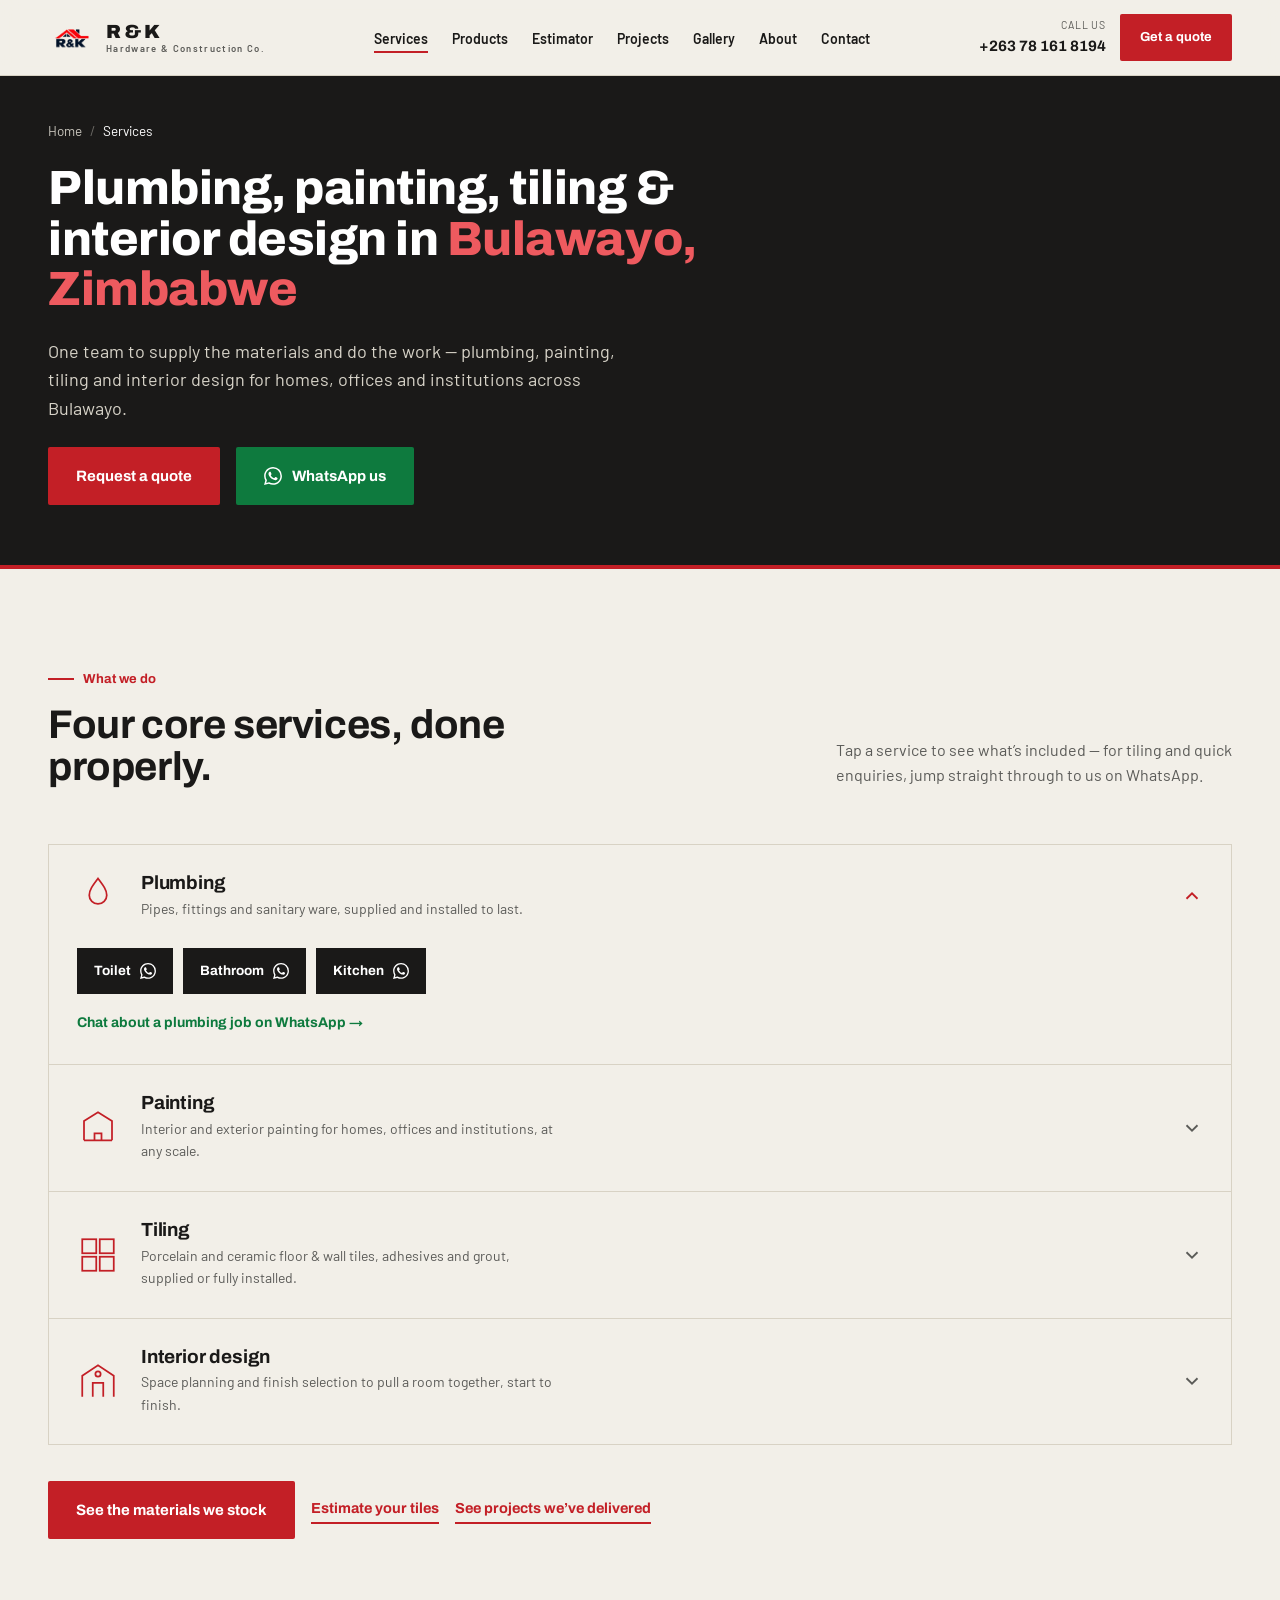
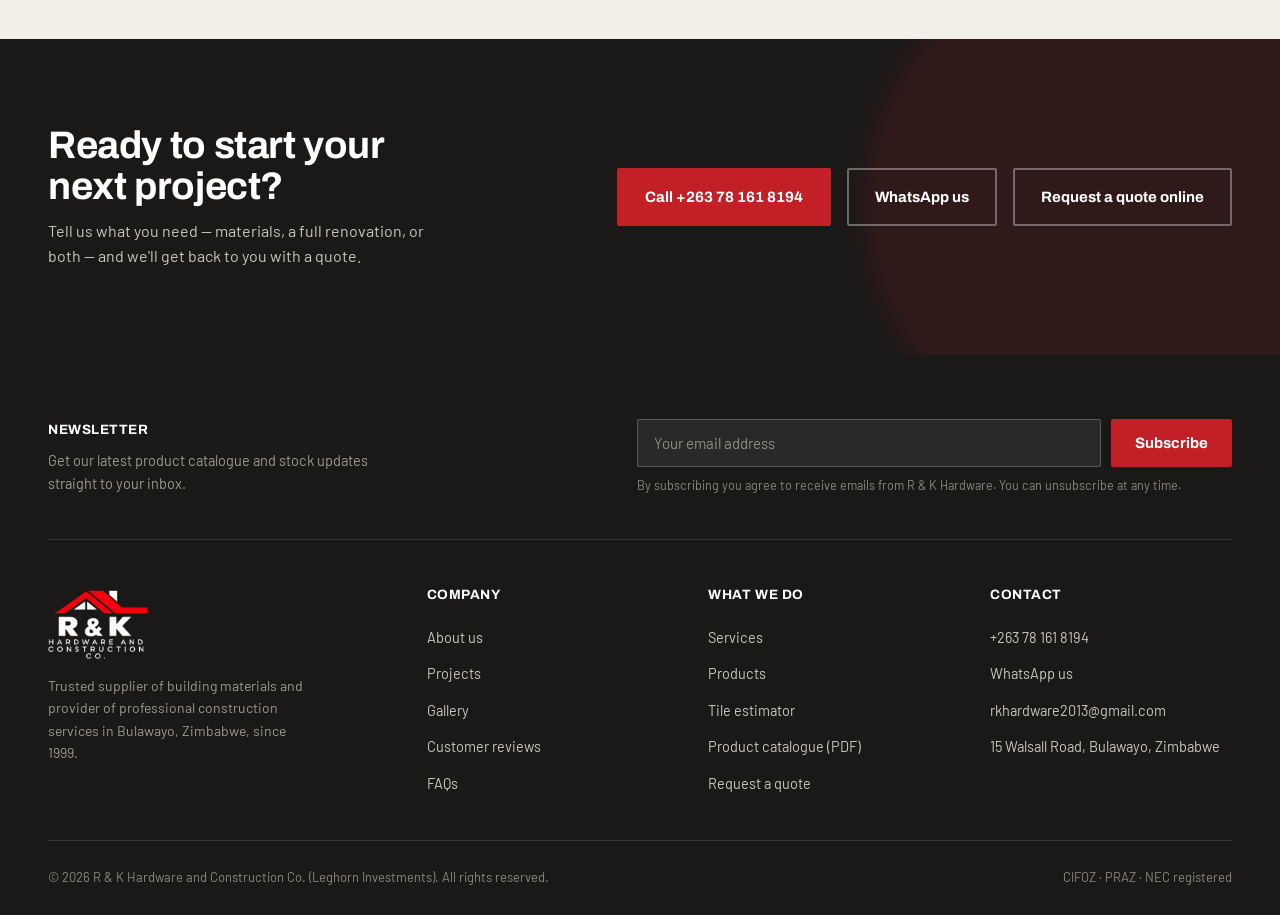
<file: services.html>
<!DOCTYPE html>
<html lang="en">
<head>
<meta charset="UTF-8">
<meta name="viewport" content="width=device-width, initial-scale=1.0">
<title>Plumbing, Painting &amp; Tiling Services | R &amp; K Hardware — Bulawayo, Zimbabwe</title>
<meta name="description" content="Plumbing, painting, tiling and interior design in Bulawayo, Zimbabwe, supplied and installed by R &amp; K Hardware. Chat to us on WhatsApp for a quote.">
<meta name="keywords" content="plumbing Bulawayo, painting contractors Bulawayo, tiling Bulawayo, interior design Bulawayo, renovation Bulawayo, waterproofing Zimbabwe, R &amp; K Hardware, Zimbabwe">
<meta name="robots" content="index, follow">
<link rel="canonical" href="https://yourdomain.com/services.html">
<meta name="geo.region" content="ZW-BU">
<meta name="geo.placename" content="Bulawayo">
<meta name="geo.position" content="-20.17;28.58">
<meta name="ICBM" content="-20.17, 28.58">
<meta name="theme-color" content="#1a1918">
<meta property="og:title" content="Plumbing, Painting &amp; Tiling Services | R &amp; K Hardware — Bulawayo, Zimbabwe">
<meta property="og:description" content="Plumbing, painting, tiling and interior design in Bulawayo, Zimbabwe, supplied and installed by R &amp; K Hardware. Chat to us on WhatsApp for a quote.">
<meta property="og:type" content="website">
<meta property="og:url" content="https://yourdomain.com/services.html">
<meta property="og:image" content="https://yourdomain.com/images/rk-hardware-bulawayo-og-services.jpg">
<meta property="og:image:width" content="1200">
<meta property="og:image:height" content="630">
<meta property="og:image:alt" content="R &amp; K Hardware and Construction Co. — Services — Bulawayo, Zimbabwe">
<meta property="og:locale" content="en_GB">
<meta property="og:site_name" content="R &amp; K Hardware and Construction Co.">
<meta name="twitter:card" content="summary_large_image">
<meta name="twitter:title" content="Plumbing, Painting &amp; Tiling Services | R &amp; K Hardware — Bulawayo, Zimbabwe">
<meta name="twitter:description" content="Plumbing, painting, tiling and interior design in Bulawayo, Zimbabwe, supplied and installed by R &amp; K Hardware. Chat to us on WhatsApp for a quote.">
<meta name="twitter:image" content="https://yourdomain.com/images/rk-hardware-bulawayo-og-services.jpg">
<meta name="twitter:image:alt" content="R &amp; K Hardware and Construction Co. — Services — Bulawayo, Zimbabwe">
<link rel="icon" type="image/x-icon" href="favicon.ico">
<link rel="icon" type="image/png" sizes="16x16" href="favicon-16.png">
<link rel="icon" type="image/png" sizes="32x32" href="favicon-32.png">
<link rel="apple-touch-icon" sizes="180x180" href="apple-touch-icon.png">
<link rel="preconnect" href="https://fonts.googleapis.com">
<link rel="preconnect" href="https://fonts.gstatic.com" crossorigin>
<link href="https://fonts.googleapis.com/css2?family=Archivo:wght@500;700;800;900&family=Barlow:ital,wght@0,400;0,500;0,600;0,700;1,400&display=swap" rel="stylesheet">
<link rel="stylesheet" href="styles.css">
<script>document.documentElement.className+=' js'</script>
<script type="application/ld+json">{"@context":"https://schema.org","@graph":[{"@type":["HardwareStore","HomeAndConstructionBusiness"],"@id":"https://yourdomain.com/#business","name":"R & K Hardware and Construction Co.","alternateName":"R & K Hardware","legalName":"Leghorn Investments","url":"https://yourdomain.com/","logo":"https://yourdomain.com/images/rk-hardware-logo-512.png","image":["https://yourdomain.com/images/rk-hardware-bulawayo-og-home.jpg","https://yourdomain.com/images/porcelain-floor-tiles-marble-effect-bulawayo.jpg","https://yourdomain.com/images/pvc-gypsum-ceiling-cove-lighting-bulawayo.jpg"],"description":"Hardware supplier and construction company in Bulawayo, Zimbabwe: building materials, tiles, PVC ceilings, plumbing, painting, tiling and renovations since 1999.","telephone":"+263781618194","email":"rkhardware2013@gmail.com","foundingDate":"1999","address":{"@type":"PostalAddress","streetAddress":"15 Walsall Road","addressLocality":"Bulawayo","addressRegion":"Bulawayo Province","addressCountry":"ZW"},"geo":{"@type":"GeoCoordinates","latitude":-20.17,"longitude":28.58},"hasMap":"https://www.google.com/maps/search/?api=1&query=15%20Walsall%20Road%2C%20Bulawayo%2C%20Zimbabwe","areaServed":[{"@type":"City","name":"Bulawayo"},{"@type":"Country","name":"Zimbabwe"}],"openingHoursSpecification":[{"@type":"OpeningHoursSpecification","dayOfWeek":["Monday","Tuesday","Wednesday","Thursday","Friday"],"opens":"07:30","closes":"17:30"},{"@type":"OpeningHoursSpecification","dayOfWeek":"Saturday","opens":"07:30","closes":"13:00"}],"priceRange":"$$","contactPoint":{"@type":"ContactPoint","telephone":"+263781618194","contactType":"customer service","areaServed":"ZW","availableLanguage":"English"}},{"@type":"WebSite","@id":"https://yourdomain.com/#website","url":"https://yourdomain.com/","name":"R & K Hardware and Construction Co.","inLanguage":"en","publisher":{"@id":"https://yourdomain.com/#business"}},{"@type":"WebPage","@id":"https://yourdomain.com/services.html#webpage","url":"https://yourdomain.com/services.html","name":"Plumbing, Painting & Tiling Services | R & K Hardware — Bulawayo, Zimbabwe","description":"Plumbing, painting, tiling and interior design in Bulawayo, Zimbabwe, supplied and installed by R & K Hardware. Chat to us on WhatsApp for a quote.","inLanguage":"en","isPartOf":{"@id":"https://yourdomain.com/#website"},"about":{"@id":"https://yourdomain.com/#business"},"primaryImageOfPage":{"@type":"ImageObject","url":"https://yourdomain.com/images/rk-hardware-bulawayo-og-services.jpg","width":1200,"height":630},"breadcrumb":{"@id":"https://yourdomain.com/services.html#breadcrumb"},"mainEntity":{"@id":"https://yourdomain.com/services.html#service"}},{"@type":"BreadcrumbList","itemListElement":[{"@type":"ListItem","position":1,"name":"Home","item":"https://yourdomain.com/index.html"},{"@type":"ListItem","position":2,"name":"Services","item":"https://yourdomain.com/services.html"}],"@id":"https://yourdomain.com/services.html#breadcrumb"},{"@type":"Service","@id":"https://yourdomain.com/services.html#service","name":"Plumbing, painting, tiling and interior design services in Bulawayo","serviceType":"Construction, plumbing, painting, tiling and interior design","provider":{"@id":"https://yourdomain.com/#business"},"areaServed":[{"@type":"City","name":"Bulawayo"},{"@type":"Country","name":"Zimbabwe"}],"url":"https://yourdomain.com/services.html","hasOfferCatalog":{"@type":"OfferCatalog","name":"R & K Hardware services","itemListElement":[{"@type":"Offer","itemOffered":{"@type":"Service","name":"Plumbing in Bulawayo","description":"Supply and installation of pipes, fittings and sanitary ware for toilets, bathrooms and kitchens.","provider":{"@id":"https://yourdomain.com/#business"},"areaServed":{"@type":"City","name":"Bulawayo"}}},{"@type":"Offer","itemOffered":{"@type":"Service","name":"Painting in Bulawayo","description":"Interior and exterior painting, waterproofing and damp-proofing for homes, offices and institutions.","provider":{"@id":"https://yourdomain.com/#business"},"areaServed":{"@type":"City","name":"Bulawayo"}}},{"@type":"Offer","itemOffered":{"@type":"Service","name":"Tiling in Bulawayo","description":"Porcelain and ceramic floor and wall tiles, adhesives and grout, supplied or fully installed in 40×40, 60×60 and 120×60 cm formats.","provider":{"@id":"https://yourdomain.com/#business"},"areaServed":{"@type":"City","name":"Bulawayo"}}},{"@type":"Offer","itemOffered":{"@type":"Service","name":"Interior design in Bulawayo","description":"Space planning, finish and material selection and full room fit-outs.","provider":{"@id":"https://yourdomain.com/#business"},"areaServed":{"@type":"City","name":"Bulawayo"}}}]}}]}</script>
</head>
<body>
<a class="skip-link" href="#main-content">Skip to main content</a>
<header>
  <div class="nav">
    <a href="index.html" class="brand" aria-label="R &amp; K Hardware and Construction Co. — home">
      <img src="images/rk-hardware-logo-roof-mark.png" class="brand-mark" alt="R &amp; K Hardware logo — roof mark" width="200" height="57">
      <span class="brand-word">R&nbsp;&amp;&nbsp;K<span>Hardware &amp; Construction Co.</span></span>
    </a>
    <button class="menu-btn" id="menuBtn" type="button" aria-label="Toggle navigation menu" aria-expanded="false" aria-controls="navLinks">
      <span></span><span></span><span></span>
    </button>
    <nav class="links" id="navLinks" aria-label="Main navigation">
      <ul role="list"><li><a href="services.html" aria-current="page">Services</a></li><li><a href="products.html">Products</a></li><li><a href="estimator.html">Estimator</a></li><li><a href="projects.html">Projects</a></li><li><a href="gallery.html">Gallery</a></li><li><a href="about.html">About</a></li><li><a href="contact.html">Contact</a></li></ul>
    </nav>
    <div class="nav-cta">
      <a class="nav-phone" href="tel:+263781618194"><small>Call us</small><strong>+263 78 161 8194</strong></a>
      <a href="contact.html" class="btn btn-primary btn-sm">Get a quote</a>
    </div>
  </div>
</header>
<main id="main-content">
<section class="page-hero">
    <div class="wrap">
      <nav class="crumbs" aria-label="Breadcrumb"><ol>
        <li><a href="index.html">Home</a></li>
        <li aria-current="page">Services</li>
      </ol></nav>
      <h1>Plumbing, painting, tiling &amp; interior design in <em>Bulawayo, Zimbabwe</em></h1>
      <p class="lead">One team to supply the materials and do the work — plumbing, painting, tiling and interior design for homes, offices and institutions across Bulawayo.</p>
      <div class="hero-ctas">
        <a href="contact.html" class="btn btn-primary">Request a quote</a>
        <a href="https://wa.me/263781618194?text=Hi%20R%20%26%20K%2C%20I%20would%20like%20a%20quote%20for%20a%20service." class="btn btn-wa" target="_blank" rel="noopener"><svg viewBox="0 0 24 24" fill="currentColor" aria-hidden="true"><path d="M17.472 14.382c-.297-.149-1.758-.867-2.03-.967-.273-.099-.471-.148-.67.15-.197.297-.767.966-.94 1.164-.173.199-.347.223-.644.075-.297-.15-1.255-.463-2.39-1.475-.883-.788-1.48-1.761-1.653-2.059-.173-.297-.018-.458.13-.606.134-.133.298-.347.446-.52.149-.174.198-.298.298-.497.099-.198.05-.371-.025-.52-.075-.149-.669-1.612-.916-2.207-.242-.579-.487-.5-.669-.51-.173-.008-.371-.01-.57-.01-.198 0-.52.074-.792.372-.272.297-1.04 1.016-1.04 2.479 0 1.462 1.065 2.875 1.213 3.074.149.198 2.096 3.2 5.077 4.487.709.306 1.262.489 1.694.625.712.227 1.36.195 1.871.118.571-.085 1.758-.719 2.006-1.413.248-.694.248-1.289.173-1.413-.074-.124-.272-.198-.57-.347m-5.421 7.403h-.004a9.87 9.87 0 01-5.031-1.378l-.361-.214-3.741.982.998-3.648-.235-.374a9.86 9.86 0 01-1.51-5.26c.001-5.45 4.436-9.884 9.888-9.884 2.64 0 5.122 1.03 6.988 2.898a9.825 9.825 0 012.893 6.994c-.003 5.45-4.437 9.884-9.885 9.884m8.413-18.297A11.815 11.815 0 0012.05 0C5.495 0 .16 5.335.157 11.892c0 2.096.547 4.142 1.588 5.945L.057 24l6.305-1.654a11.882 11.882 0 005.683 1.448h.005c6.554 0 11.89-5.335 11.893-11.893a11.821 11.821 0 00-3.48-8.413Z"/></svg>WhatsApp us</a>
      </div>
    </div>
  </section>

  <section class="sec">
    <div class="wrap">
      <div class="sec-head reveal">
        <div>
          <div class="kicker">What we do</div>
          <h2>Four core services, done properly.</h2>
        </div>
        <p>Tap a service to see what&rsquo;s included — for tiling and quick enquiries, jump straight through to us on WhatsApp.</p>
      </div>
      <div class="svc-accordion reveal">
<details class="svc-item" open>
          <summary>
            <span class="svc-summary-left">
              <svg class="icon" viewBox="0 0 48 48" fill="none" stroke="currentColor" stroke-width="2" aria-hidden="true"><path d="M24 4c6 8 10 13 10 19a10 10 0 0 1-20 0c0-6 4-11 10-19Z"/></svg>
              <span><h3>Plumbing</h3><p>Pipes, fittings and sanitary ware, supplied and installed to last.</p></span>
            </span>
            <svg class="chev" viewBox="0 0 24 24" fill="none" stroke="currentColor" stroke-width="2" aria-hidden="true"><polyline points="6 9 12 15 18 9"/></svg>
          </summary>
          <div class="svc-body"><div class="svc-sublist"><a class="svc-sub" target="_blank" rel="noopener" href="https://wa.me/263781618194?text=Hi%20R%20%26%20K%2C%20I%27d%20like%20a%20quote%20for%20toilet%20plumbing."><span>Toilet</span><svg viewBox="0 0 24 24" fill="currentColor" aria-hidden="true"><path d="M17.472 14.382c-.297-.149-1.758-.867-2.03-.967-.273-.099-.471-.148-.67.15-.197.297-.767.966-.94 1.164-.173.199-.347.223-.644.075-.297-.15-1.255-.463-2.39-1.475-.883-.788-1.48-1.761-1.653-2.059-.173-.297-.018-.458.13-.606.134-.133.298-.347.446-.52.149-.174.198-.298.298-.497.099-.198.05-.371-.025-.52-.075-.149-.669-1.612-.916-2.207-.242-.579-.487-.5-.669-.51-.173-.008-.371-.01-.57-.01-.198 0-.52.074-.792.372-.272.297-1.04 1.016-1.04 2.479 0 1.462 1.065 2.875 1.213 3.074.149.198 2.096 3.2 5.077 4.487.709.306 1.262.489 1.694.625.712.227 1.36.195 1.871.118.571-.085 1.758-.719 2.006-1.413.248-.694.248-1.289.173-1.413-.074-.124-.272-.198-.57-.347m-5.421 7.403h-.004a9.87 9.87 0 01-5.031-1.378l-.361-.214-3.741.982.998-3.648-.235-.374a9.86 9.86 0 01-1.51-5.26c.001-5.45 4.436-9.884 9.888-9.884 2.64 0 5.122 1.03 6.988 2.898a9.825 9.825 0 012.893 6.994c-.003 5.45-4.437 9.884-9.885 9.884m8.413-18.297A11.815 11.815 0 0012.05 0C5.495 0 .16 5.335.157 11.892c0 2.096.547 4.142 1.588 5.945L.057 24l6.305-1.654a11.882 11.882 0 005.683 1.448h.005c6.554 0 11.89-5.335 11.893-11.893a11.821 11.821 0 00-3.48-8.413Z"/></svg></a><a class="svc-sub" target="_blank" rel="noopener" href="https://wa.me/263781618194?text=Hi%20R%20%26%20K%2C%20I%27d%20like%20a%20quote%20for%20bathroom%20plumbing."><span>Bathroom</span><svg viewBox="0 0 24 24" fill="currentColor" aria-hidden="true"><path d="M17.472 14.382c-.297-.149-1.758-.867-2.03-.967-.273-.099-.471-.148-.67.15-.197.297-.767.966-.94 1.164-.173.199-.347.223-.644.075-.297-.15-1.255-.463-2.39-1.475-.883-.788-1.48-1.761-1.653-2.059-.173-.297-.018-.458.13-.606.134-.133.298-.347.446-.52.149-.174.198-.298.298-.497.099-.198.05-.371-.025-.52-.075-.149-.669-1.612-.916-2.207-.242-.579-.487-.5-.669-.51-.173-.008-.371-.01-.57-.01-.198 0-.52.074-.792.372-.272.297-1.04 1.016-1.04 2.479 0 1.462 1.065 2.875 1.213 3.074.149.198 2.096 3.2 5.077 4.487.709.306 1.262.489 1.694.625.712.227 1.36.195 1.871.118.571-.085 1.758-.719 2.006-1.413.248-.694.248-1.289.173-1.413-.074-.124-.272-.198-.57-.347m-5.421 7.403h-.004a9.87 9.87 0 01-5.031-1.378l-.361-.214-3.741.982.998-3.648-.235-.374a9.86 9.86 0 01-1.51-5.26c.001-5.45 4.436-9.884 9.888-9.884 2.64 0 5.122 1.03 6.988 2.898a9.825 9.825 0 012.893 6.994c-.003 5.45-4.437 9.884-9.885 9.884m8.413-18.297A11.815 11.815 0 0012.05 0C5.495 0 .16 5.335.157 11.892c0 2.096.547 4.142 1.588 5.945L.057 24l6.305-1.654a11.882 11.882 0 005.683 1.448h.005c6.554 0 11.89-5.335 11.893-11.893a11.821 11.821 0 00-3.48-8.413Z"/></svg></a><a class="svc-sub" target="_blank" rel="noopener" href="https://wa.me/263781618194?text=Hi%20R%20%26%20K%2C%20I%27d%20like%20a%20quote%20for%20kitchen%20plumbing."><span>Kitchen</span><svg viewBox="0 0 24 24" fill="currentColor" aria-hidden="true"><path d="M17.472 14.382c-.297-.149-1.758-.867-2.03-.967-.273-.099-.471-.148-.67.15-.197.297-.767.966-.94 1.164-.173.199-.347.223-.644.075-.297-.15-1.255-.463-2.39-1.475-.883-.788-1.48-1.761-1.653-2.059-.173-.297-.018-.458.13-.606.134-.133.298-.347.446-.52.149-.174.198-.298.298-.497.099-.198.05-.371-.025-.52-.075-.149-.669-1.612-.916-2.207-.242-.579-.487-.5-.669-.51-.173-.008-.371-.01-.57-.01-.198 0-.52.074-.792.372-.272.297-1.04 1.016-1.04 2.479 0 1.462 1.065 2.875 1.213 3.074.149.198 2.096 3.2 5.077 4.487.709.306 1.262.489 1.694.625.712.227 1.36.195 1.871.118.571-.085 1.758-.719 2.006-1.413.248-.694.248-1.289.173-1.413-.074-.124-.272-.198-.57-.347m-5.421 7.403h-.004a9.87 9.87 0 01-5.031-1.378l-.361-.214-3.741.982.998-3.648-.235-.374a9.86 9.86 0 01-1.51-5.26c.001-5.45 4.436-9.884 9.888-9.884 2.64 0 5.122 1.03 6.988 2.898a9.825 9.825 0 012.893 6.994c-.003 5.45-4.437 9.884-9.885 9.884m8.413-18.297A11.815 11.815 0 0012.05 0C5.495 0 .16 5.335.157 11.892c0 2.096.547 4.142 1.588 5.945L.057 24l6.305-1.654a11.882 11.882 0 005.683 1.448h.005c6.554 0 11.89-5.335 11.893-11.893a11.821 11.821 0 00-3.48-8.413Z"/></svg></a></div><a class="svc-cta" target="_blank" rel="noopener" href="https://wa.me/263781618194?text=Hi%20R%20%26%20K%2C%20I%27d%20like%20a%20quote%20for%20a%20plumbing%20job.">Chat about a plumbing job on WhatsApp &rarr;</a></div>
        </details>
<details class="svc-item">
          <summary>
            <span class="svc-summary-left">
              <svg class="icon" viewBox="0 0 48 48" fill="none" stroke="currentColor" stroke-width="2" aria-hidden="true"><path d="M8 38V16l16-10 16 10v22"/><path d="M8 38h32M20 38v-8h8v8"/></svg>
              <span><h3>Painting</h3><p>Interior and exterior painting for homes, offices and institutions, at any scale.</p></span>
            </span>
            <svg class="chev" viewBox="0 0 24 24" fill="none" stroke="currentColor" stroke-width="2" aria-hidden="true"><polyline points="6 9 12 15 18 9"/></svg>
          </summary>
          <div class="svc-body"><div class="svc-group"><h4>Paint jobs</h4><div class="svc-sublist"><a class="svc-sub" target="_blank" rel="noopener" href="https://wa.me/263781618194?text=Hi%20R%20%26%20K%2C%20I%27d%20like%20a%20quote%20for%20interior%20painting."><span>Interior painting</span><svg viewBox="0 0 24 24" fill="currentColor" aria-hidden="true"><path d="M17.472 14.382c-.297-.149-1.758-.867-2.03-.967-.273-.099-.471-.148-.67.15-.197.297-.767.966-.94 1.164-.173.199-.347.223-.644.075-.297-.15-1.255-.463-2.39-1.475-.883-.788-1.48-1.761-1.653-2.059-.173-.297-.018-.458.13-.606.134-.133.298-.347.446-.52.149-.174.198-.298.298-.497.099-.198.05-.371-.025-.52-.075-.149-.669-1.612-.916-2.207-.242-.579-.487-.5-.669-.51-.173-.008-.371-.01-.57-.01-.198 0-.52.074-.792.372-.272.297-1.04 1.016-1.04 2.479 0 1.462 1.065 2.875 1.213 3.074.149.198 2.096 3.2 5.077 4.487.709.306 1.262.489 1.694.625.712.227 1.36.195 1.871.118.571-.085 1.758-.719 2.006-1.413.248-.694.248-1.289.173-1.413-.074-.124-.272-.198-.57-.347m-5.421 7.403h-.004a9.87 9.87 0 01-5.031-1.378l-.361-.214-3.741.982.998-3.648-.235-.374a9.86 9.86 0 01-1.51-5.26c.001-5.45 4.436-9.884 9.888-9.884 2.64 0 5.122 1.03 6.988 2.898a9.825 9.825 0 012.893 6.994c-.003 5.45-4.437 9.884-9.885 9.884m8.413-18.297A11.815 11.815 0 0012.05 0C5.495 0 .16 5.335.157 11.892c0 2.096.547 4.142 1.588 5.945L.057 24l6.305-1.654a11.882 11.882 0 005.683 1.448h.005c6.554 0 11.89-5.335 11.893-11.893a11.821 11.821 0 00-3.48-8.413Z"/></svg></a><a class="svc-sub" target="_blank" rel="noopener" href="https://wa.me/263781618194?text=Hi%20R%20%26%20K%2C%20I%27d%20like%20a%20quote%20for%20exterior%20painting."><span>Exterior painting</span><svg viewBox="0 0 24 24" fill="currentColor" aria-hidden="true"><path d="M17.472 14.382c-.297-.149-1.758-.867-2.03-.967-.273-.099-.471-.148-.67.15-.197.297-.767.966-.94 1.164-.173.199-.347.223-.644.075-.297-.15-1.255-.463-2.39-1.475-.883-.788-1.48-1.761-1.653-2.059-.173-.297-.018-.458.13-.606.134-.133.298-.347.446-.52.149-.174.198-.298.298-.497.099-.198.05-.371-.025-.52-.075-.149-.669-1.612-.916-2.207-.242-.579-.487-.5-.669-.51-.173-.008-.371-.01-.57-.01-.198 0-.52.074-.792.372-.272.297-1.04 1.016-1.04 2.479 0 1.462 1.065 2.875 1.213 3.074.149.198 2.096 3.2 5.077 4.487.709.306 1.262.489 1.694.625.712.227 1.36.195 1.871.118.571-.085 1.758-.719 2.006-1.413.248-.694.248-1.289.173-1.413-.074-.124-.272-.198-.57-.347m-5.421 7.403h-.004a9.87 9.87 0 01-5.031-1.378l-.361-.214-3.741.982.998-3.648-.235-.374a9.86 9.86 0 01-1.51-5.26c.001-5.45 4.436-9.884 9.888-9.884 2.64 0 5.122 1.03 6.988 2.898a9.825 9.825 0 012.893 6.994c-.003 5.45-4.437 9.884-9.885 9.884m8.413-18.297A11.815 11.815 0 0012.05 0C5.495 0 .16 5.335.157 11.892c0 2.096.547 4.142 1.588 5.945L.057 24l6.305-1.654a11.882 11.882 0 005.683 1.448h.005c6.554 0 11.89-5.335 11.893-11.893a11.821 11.821 0 00-3.48-8.413Z"/></svg></a><a class="svc-sub" target="_blank" rel="noopener" href="https://wa.me/263781618194?text=Hi%20R%20%26%20K%2C%20I%27d%20like%20a%20quote%20for%20waterproofing%20%26%20damp-proofing."><span>Waterproofing &amp; damp-proofing</span><svg viewBox="0 0 24 24" fill="currentColor" aria-hidden="true"><path d="M17.472 14.382c-.297-.149-1.758-.867-2.03-.967-.273-.099-.471-.148-.67.15-.197.297-.767.966-.94 1.164-.173.199-.347.223-.644.075-.297-.15-1.255-.463-2.39-1.475-.883-.788-1.48-1.761-1.653-2.059-.173-.297-.018-.458.13-.606.134-.133.298-.347.446-.52.149-.174.198-.298.298-.497.099-.198.05-.371-.025-.52-.075-.149-.669-1.612-.916-2.207-.242-.579-.487-.5-.669-.51-.173-.008-.371-.01-.57-.01-.198 0-.52.074-.792.372-.272.297-1.04 1.016-1.04 2.479 0 1.462 1.065 2.875 1.213 3.074.149.198 2.096 3.2 5.077 4.487.709.306 1.262.489 1.694.625.712.227 1.36.195 1.871.118.571-.085 1.758-.719 2.006-1.413.248-.694.248-1.289.173-1.413-.074-.124-.272-.198-.57-.347m-5.421 7.403h-.004a9.87 9.87 0 01-5.031-1.378l-.361-.214-3.741.982.998-3.648-.235-.374a9.86 9.86 0 01-1.51-5.26c.001-5.45 4.436-9.884 9.888-9.884 2.64 0 5.122 1.03 6.988 2.898a9.825 9.825 0 012.893 6.994c-.003 5.45-4.437 9.884-9.885 9.884m8.413-18.297A11.815 11.815 0 0012.05 0C5.495 0 .16 5.335.157 11.892c0 2.096.547 4.142 1.588 5.945L.057 24l6.305-1.654a11.882 11.882 0 005.683 1.448h.005c6.554 0 11.89-5.335 11.893-11.893a11.821 11.821 0 00-3.48-8.413Z"/></svg></a></div></div><div class="svc-group"><h4>Paints offered</h4><div class="svc-sublist"><a class="svc-sub" target="_blank" rel="noopener" href="https://wa.me/263781618194?text=Hi%20R%20%26%20K%2C%20I%27d%20like%20to%20ask%20about%20PVA%20%26%20emulsion%20paint."><span>PVA &amp; emulsion</span><svg viewBox="0 0 24 24" fill="currentColor" aria-hidden="true"><path d="M17.472 14.382c-.297-.149-1.758-.867-2.03-.967-.273-.099-.471-.148-.67.15-.197.297-.767.966-.94 1.164-.173.199-.347.223-.644.075-.297-.15-1.255-.463-2.39-1.475-.883-.788-1.48-1.761-1.653-2.059-.173-.297-.018-.458.13-.606.134-.133.298-.347.446-.52.149-.174.198-.298.298-.497.099-.198.05-.371-.025-.52-.075-.149-.669-1.612-.916-2.207-.242-.579-.487-.5-.669-.51-.173-.008-.371-.01-.57-.01-.198 0-.52.074-.792.372-.272.297-1.04 1.016-1.04 2.479 0 1.462 1.065 2.875 1.213 3.074.149.198 2.096 3.2 5.077 4.487.709.306 1.262.489 1.694.625.712.227 1.36.195 1.871.118.571-.085 1.758-.719 2.006-1.413.248-.694.248-1.289.173-1.413-.074-.124-.272-.198-.57-.347m-5.421 7.403h-.004a9.87 9.87 0 01-5.031-1.378l-.361-.214-3.741.982.998-3.648-.235-.374a9.86 9.86 0 01-1.51-5.26c.001-5.45 4.436-9.884 9.888-9.884 2.64 0 5.122 1.03 6.988 2.898a9.825 9.825 0 012.893 6.994c-.003 5.45-4.437 9.884-9.885 9.884m8.413-18.297A11.815 11.815 0 0012.05 0C5.495 0 .16 5.335.157 11.892c0 2.096.547 4.142 1.588 5.945L.057 24l6.305-1.654a11.882 11.882 0 005.683 1.448h.005c6.554 0 11.89-5.335 11.893-11.893a11.821 11.821 0 00-3.48-8.413Z"/></svg></a><a class="svc-sub" target="_blank" rel="noopener" href="https://wa.me/263781618194?text=Hi%20R%20%26%20K%2C%20I%27d%20like%20to%20ask%20about%20enamel%20%26%20gloss%20paint."><span>Enamel &amp; gloss</span><svg viewBox="0 0 24 24" fill="currentColor" aria-hidden="true"><path d="M17.472 14.382c-.297-.149-1.758-.867-2.03-.967-.273-.099-.471-.148-.67.15-.197.297-.767.966-.94 1.164-.173.199-.347.223-.644.075-.297-.15-1.255-.463-2.39-1.475-.883-.788-1.48-1.761-1.653-2.059-.173-.297-.018-.458.13-.606.134-.133.298-.347.446-.52.149-.174.198-.298.298-.497.099-.198.05-.371-.025-.52-.075-.149-.669-1.612-.916-2.207-.242-.579-.487-.5-.669-.51-.173-.008-.371-.01-.57-.01-.198 0-.52.074-.792.372-.272.297-1.04 1.016-1.04 2.479 0 1.462 1.065 2.875 1.213 3.074.149.198 2.096 3.2 5.077 4.487.709.306 1.262.489 1.694.625.712.227 1.36.195 1.871.118.571-.085 1.758-.719 2.006-1.413.248-.694.248-1.289.173-1.413-.074-.124-.272-.198-.57-.347m-5.421 7.403h-.004a9.87 9.87 0 01-5.031-1.378l-.361-.214-3.741.982.998-3.648-.235-.374a9.86 9.86 0 01-1.51-5.26c.001-5.45 4.436-9.884 9.888-9.884 2.64 0 5.122 1.03 6.988 2.898a9.825 9.825 0 012.893 6.994c-.003 5.45-4.437 9.884-9.885 9.884m8.413-18.297A11.815 11.815 0 0012.05 0C5.495 0 .16 5.335.157 11.892c0 2.096.547 4.142 1.588 5.945L.057 24l6.305-1.654a11.882 11.882 0 005.683 1.448h.005c6.554 0 11.89-5.335 11.893-11.893a11.821 11.821 0 00-3.48-8.413Z"/></svg></a><a class="svc-sub" target="_blank" rel="noopener" href="https://wa.me/263781618194?text=Hi%20R%20%26%20K%2C%20I%27d%20like%20to%20ask%20about%20textured%20%26%20decorative%20finishes."><span>Textured &amp; decorative</span><svg viewBox="0 0 24 24" fill="currentColor" aria-hidden="true"><path d="M17.472 14.382c-.297-.149-1.758-.867-2.03-.967-.273-.099-.471-.148-.67.15-.197.297-.767.966-.94 1.164-.173.199-.347.223-.644.075-.297-.15-1.255-.463-2.39-1.475-.883-.788-1.48-1.761-1.653-2.059-.173-.297-.018-.458.13-.606.134-.133.298-.347.446-.52.149-.174.198-.298.298-.497.099-.198.05-.371-.025-.52-.075-.149-.669-1.612-.916-2.207-.242-.579-.487-.5-.669-.51-.173-.008-.371-.01-.57-.01-.198 0-.52.074-.792.372-.272.297-1.04 1.016-1.04 2.479 0 1.462 1.065 2.875 1.213 3.074.149.198 2.096 3.2 5.077 4.487.709.306 1.262.489 1.694.625.712.227 1.36.195 1.871.118.571-.085 1.758-.719 2.006-1.413.248-.694.248-1.289.173-1.413-.074-.124-.272-.198-.57-.347m-5.421 7.403h-.004a9.87 9.87 0 01-5.031-1.378l-.361-.214-3.741.982.998-3.648-.235-.374a9.86 9.86 0 01-1.51-5.26c.001-5.45 4.436-9.884 9.888-9.884 2.64 0 5.122 1.03 6.988 2.898a9.825 9.825 0 012.893 6.994c-.003 5.45-4.437 9.884-9.885 9.884m8.413-18.297A11.815 11.815 0 0012.05 0C5.495 0 .16 5.335.157 11.892c0 2.096.547 4.142 1.588 5.945L.057 24l6.305-1.654a11.882 11.882 0 005.683 1.448h.005c6.554 0 11.89-5.335 11.893-11.893a11.821 11.821 0 00-3.48-8.413Z"/></svg></a><a class="svc-sub" target="_blank" rel="noopener" href="https://wa.me/263781618194?text=Hi%20R%20%26%20K%2C%20I%27d%20like%20to%20ask%20about%20roof%20paint."><span>Roof paint</span><svg viewBox="0 0 24 24" fill="currentColor" aria-hidden="true"><path d="M17.472 14.382c-.297-.149-1.758-.867-2.03-.967-.273-.099-.471-.148-.67.15-.197.297-.767.966-.94 1.164-.173.199-.347.223-.644.075-.297-.15-1.255-.463-2.39-1.475-.883-.788-1.48-1.761-1.653-2.059-.173-.297-.018-.458.13-.606.134-.133.298-.347.446-.52.149-.174.198-.298.298-.497.099-.198.05-.371-.025-.52-.075-.149-.669-1.612-.916-2.207-.242-.579-.487-.5-.669-.51-.173-.008-.371-.01-.57-.01-.198 0-.52.074-.792.372-.272.297-1.04 1.016-1.04 2.479 0 1.462 1.065 2.875 1.213 3.074.149.198 2.096 3.2 5.077 4.487.709.306 1.262.489 1.694.625.712.227 1.36.195 1.871.118.571-.085 1.758-.719 2.006-1.413.248-.694.248-1.289.173-1.413-.074-.124-.272-.198-.57-.347m-5.421 7.403h-.004a9.87 9.87 0 01-5.031-1.378l-.361-.214-3.741.982.998-3.648-.235-.374a9.86 9.86 0 01-1.51-5.26c.001-5.45 4.436-9.884 9.888-9.884 2.64 0 5.122 1.03 6.988 2.898a9.825 9.825 0 012.893 6.994c-.003 5.45-4.437 9.884-9.885 9.884m8.413-18.297A11.815 11.815 0 0012.05 0C5.495 0 .16 5.335.157 11.892c0 2.096.547 4.142 1.588 5.945L.057 24l6.305-1.654a11.882 11.882 0 005.683 1.448h.005c6.554 0 11.89-5.335 11.893-11.893a11.821 11.821 0 00-3.48-8.413Z"/></svg></a></div></div><a class="svc-cta" target="_blank" rel="noopener" href="https://wa.me/263781618194?text=Hi%20R%20%26%20K%2C%20I%27d%20like%20a%20quote%20for%20a%20painting%20job.">Chat about a painting job on WhatsApp &rarr;</a></div>
        </details>
<details class="svc-item">
          <summary>
            <span class="svc-summary-left">
              <svg class="icon" viewBox="0 0 48 48" fill="none" stroke="currentColor" stroke-width="2" aria-hidden="true"><rect x="6" y="6" width="16" height="16"/><rect x="26" y="6" width="16" height="16"/><rect x="6" y="26" width="16" height="16"/><rect x="26" y="26" width="16" height="16"/></svg>
              <span><h3>Tiling</h3><p>Porcelain and ceramic floor & wall tiles, adhesives and grout, supplied or fully installed.</p></span>
            </span>
            <svg class="chev" viewBox="0 0 24 24" fill="none" stroke="currentColor" stroke-width="2" aria-hidden="true"><polyline points="6 9 12 15 18 9"/></svg>
          </summary>
          <div class="svc-body"><p class="svc-note">Select a tile size to enquire directly on WhatsApp:</p><div class="svc-sublist"><a class="svc-sub" target="_blank" rel="noopener" href="https://wa.me/263781618194?text=Hi%20R%20%26%20K%2C%20I%27d%20like%20a%20quote%20for%2040x40cm%20tiles."><span>40 × 40 cm</span><svg viewBox="0 0 24 24" fill="currentColor" aria-hidden="true"><path d="M17.472 14.382c-.297-.149-1.758-.867-2.03-.967-.273-.099-.471-.148-.67.15-.197.297-.767.966-.94 1.164-.173.199-.347.223-.644.075-.297-.15-1.255-.463-2.39-1.475-.883-.788-1.48-1.761-1.653-2.059-.173-.297-.018-.458.13-.606.134-.133.298-.347.446-.52.149-.174.198-.298.298-.497.099-.198.05-.371-.025-.52-.075-.149-.669-1.612-.916-2.207-.242-.579-.487-.5-.669-.51-.173-.008-.371-.01-.57-.01-.198 0-.52.074-.792.372-.272.297-1.04 1.016-1.04 2.479 0 1.462 1.065 2.875 1.213 3.074.149.198 2.096 3.2 5.077 4.487.709.306 1.262.489 1.694.625.712.227 1.36.195 1.871.118.571-.085 1.758-.719 2.006-1.413.248-.694.248-1.289.173-1.413-.074-.124-.272-.198-.57-.347m-5.421 7.403h-.004a9.87 9.87 0 01-5.031-1.378l-.361-.214-3.741.982.998-3.648-.235-.374a9.86 9.86 0 01-1.51-5.26c.001-5.45 4.436-9.884 9.888-9.884 2.64 0 5.122 1.03 6.988 2.898a9.825 9.825 0 012.893 6.994c-.003 5.45-4.437 9.884-9.885 9.884m8.413-18.297A11.815 11.815 0 0012.05 0C5.495 0 .16 5.335.157 11.892c0 2.096.547 4.142 1.588 5.945L.057 24l6.305-1.654a11.882 11.882 0 005.683 1.448h.005c6.554 0 11.89-5.335 11.893-11.893a11.821 11.821 0 00-3.48-8.413Z"/></svg></a><a class="svc-sub" target="_blank" rel="noopener" href="https://wa.me/263781618194?text=Hi%20R%20%26%20K%2C%20I%27d%20like%20a%20quote%20for%2060x60cm%20tiles."><span>60 × 60 cm</span><svg viewBox="0 0 24 24" fill="currentColor" aria-hidden="true"><path d="M17.472 14.382c-.297-.149-1.758-.867-2.03-.967-.273-.099-.471-.148-.67.15-.197.297-.767.966-.94 1.164-.173.199-.347.223-.644.075-.297-.15-1.255-.463-2.39-1.475-.883-.788-1.48-1.761-1.653-2.059-.173-.297-.018-.458.13-.606.134-.133.298-.347.446-.52.149-.174.198-.298.298-.497.099-.198.05-.371-.025-.52-.075-.149-.669-1.612-.916-2.207-.242-.579-.487-.5-.669-.51-.173-.008-.371-.01-.57-.01-.198 0-.52.074-.792.372-.272.297-1.04 1.016-1.04 2.479 0 1.462 1.065 2.875 1.213 3.074.149.198 2.096 3.2 5.077 4.487.709.306 1.262.489 1.694.625.712.227 1.36.195 1.871.118.571-.085 1.758-.719 2.006-1.413.248-.694.248-1.289.173-1.413-.074-.124-.272-.198-.57-.347m-5.421 7.403h-.004a9.87 9.87 0 01-5.031-1.378l-.361-.214-3.741.982.998-3.648-.235-.374a9.86 9.86 0 01-1.51-5.26c.001-5.45 4.436-9.884 9.888-9.884 2.64 0 5.122 1.03 6.988 2.898a9.825 9.825 0 012.893 6.994c-.003 5.45-4.437 9.884-9.885 9.884m8.413-18.297A11.815 11.815 0 0012.05 0C5.495 0 .16 5.335.157 11.892c0 2.096.547 4.142 1.588 5.945L.057 24l6.305-1.654a11.882 11.882 0 005.683 1.448h.005c6.554 0 11.89-5.335 11.893-11.893a11.821 11.821 0 00-3.48-8.413Z"/></svg></a><a class="svc-sub" target="_blank" rel="noopener" href="https://wa.me/263781618194?text=Hi%20R%20%26%20K%2C%20I%27d%20like%20a%20quote%20for%20120x60cm%20tiles."><span>120 × 60 cm</span><svg viewBox="0 0 24 24" fill="currentColor" aria-hidden="true"><path d="M17.472 14.382c-.297-.149-1.758-.867-2.03-.967-.273-.099-.471-.148-.67.15-.197.297-.767.966-.94 1.164-.173.199-.347.223-.644.075-.297-.15-1.255-.463-2.39-1.475-.883-.788-1.48-1.761-1.653-2.059-.173-.297-.018-.458.13-.606.134-.133.298-.347.446-.52.149-.174.198-.298.298-.497.099-.198.05-.371-.025-.52-.075-.149-.669-1.612-.916-2.207-.242-.579-.487-.5-.669-.51-.173-.008-.371-.01-.57-.01-.198 0-.52.074-.792.372-.272.297-1.04 1.016-1.04 2.479 0 1.462 1.065 2.875 1.213 3.074.149.198 2.096 3.2 5.077 4.487.709.306 1.262.489 1.694.625.712.227 1.36.195 1.871.118.571-.085 1.758-.719 2.006-1.413.248-.694.248-1.289.173-1.413-.074-.124-.272-.198-.57-.347m-5.421 7.403h-.004a9.87 9.87 0 01-5.031-1.378l-.361-.214-3.741.982.998-3.648-.235-.374a9.86 9.86 0 01-1.51-5.26c.001-5.45 4.436-9.884 9.888-9.884 2.64 0 5.122 1.03 6.988 2.898a9.825 9.825 0 012.893 6.994c-.003 5.45-4.437 9.884-9.885 9.884m8.413-18.297A11.815 11.815 0 0012.05 0C5.495 0 .16 5.335.157 11.892c0 2.096.547 4.142 1.588 5.945L.057 24l6.305-1.654a11.882 11.882 0 005.683 1.448h.005c6.554 0 11.89-5.335 11.893-11.893a11.821 11.821 0 00-3.48-8.413Z"/></svg></a></div><a class="svc-cta" target="_blank" rel="noopener" href="https://wa.me/263781618194?text=Hi%20R%20%26%20K%2C%20I%27d%20like%20a%20quote%20for%20a%20tiling%20job.">Chat about a tiling job on WhatsApp &rarr;</a></div>
        </details>
<details class="svc-item">
          <summary>
            <span class="svc-summary-left">
              <svg class="icon" viewBox="0 0 48 48" fill="none" stroke="currentColor" stroke-width="2" aria-hidden="true"><path d="M6 42V18l18-12 18 12v24"/><path d="M18 42V26h12v16"/><circle cx="24" cy="16" r="3"/></svg>
              <span><h3>Interior design</h3><p>Space planning and finish selection to pull a room together, start to finish.</p></span>
            </span>
            <svg class="chev" viewBox="0 0 24 24" fill="none" stroke="currentColor" stroke-width="2" aria-hidden="true"><polyline points="6 9 12 15 18 9"/></svg>
          </summary>
          <div class="svc-body"><div class="svc-sublist"><a class="svc-sub" target="_blank" rel="noopener" href="https://wa.me/263781618194?text=Hi%20R%20%26%20K%2C%20I%27d%20like%20a%20quote%20for%20space%20planning."><span>Space planning</span><svg viewBox="0 0 24 24" fill="currentColor" aria-hidden="true"><path d="M17.472 14.382c-.297-.149-1.758-.867-2.03-.967-.273-.099-.471-.148-.67.15-.197.297-.767.966-.94 1.164-.173.199-.347.223-.644.075-.297-.15-1.255-.463-2.39-1.475-.883-.788-1.48-1.761-1.653-2.059-.173-.297-.018-.458.13-.606.134-.133.298-.347.446-.52.149-.174.198-.298.298-.497.099-.198.05-.371-.025-.52-.075-.149-.669-1.612-.916-2.207-.242-.579-.487-.5-.669-.51-.173-.008-.371-.01-.57-.01-.198 0-.52.074-.792.372-.272.297-1.04 1.016-1.04 2.479 0 1.462 1.065 2.875 1.213 3.074.149.198 2.096 3.2 5.077 4.487.709.306 1.262.489 1.694.625.712.227 1.36.195 1.871.118.571-.085 1.758-.719 2.006-1.413.248-.694.248-1.289.173-1.413-.074-.124-.272-.198-.57-.347m-5.421 7.403h-.004a9.87 9.87 0 01-5.031-1.378l-.361-.214-3.741.982.998-3.648-.235-.374a9.86 9.86 0 01-1.51-5.26c.001-5.45 4.436-9.884 9.888-9.884 2.64 0 5.122 1.03 6.988 2.898a9.825 9.825 0 012.893 6.994c-.003 5.45-4.437 9.884-9.885 9.884m8.413-18.297A11.815 11.815 0 0012.05 0C5.495 0 .16 5.335.157 11.892c0 2.096.547 4.142 1.588 5.945L.057 24l6.305-1.654a11.882 11.882 0 005.683 1.448h.005c6.554 0 11.89-5.335 11.893-11.893a11.821 11.821 0 00-3.48-8.413Z"/></svg></a><a class="svc-sub" target="_blank" rel="noopener" href="https://wa.me/263781618194?text=Hi%20R%20%26%20K%2C%20I%27d%20like%20a%20quote%20for%20finishes%20%26%20material%20selection."><span>Finishes &amp; material selection</span><svg viewBox="0 0 24 24" fill="currentColor" aria-hidden="true"><path d="M17.472 14.382c-.297-.149-1.758-.867-2.03-.967-.273-.099-.471-.148-.67.15-.197.297-.767.966-.94 1.164-.173.199-.347.223-.644.075-.297-.15-1.255-.463-2.39-1.475-.883-.788-1.48-1.761-1.653-2.059-.173-.297-.018-.458.13-.606.134-.133.298-.347.446-.52.149-.174.198-.298.298-.497.099-.198.05-.371-.025-.52-.075-.149-.669-1.612-.916-2.207-.242-.579-.487-.5-.669-.51-.173-.008-.371-.01-.57-.01-.198 0-.52.074-.792.372-.272.297-1.04 1.016-1.04 2.479 0 1.462 1.065 2.875 1.213 3.074.149.198 2.096 3.2 5.077 4.487.709.306 1.262.489 1.694.625.712.227 1.36.195 1.871.118.571-.085 1.758-.719 2.006-1.413.248-.694.248-1.289.173-1.413-.074-.124-.272-.198-.57-.347m-5.421 7.403h-.004a9.87 9.87 0 01-5.031-1.378l-.361-.214-3.741.982.998-3.648-.235-.374a9.86 9.86 0 01-1.51-5.26c.001-5.45 4.436-9.884 9.888-9.884 2.64 0 5.122 1.03 6.988 2.898a9.825 9.825 0 012.893 6.994c-.003 5.45-4.437 9.884-9.885 9.884m8.413-18.297A11.815 11.815 0 0012.05 0C5.495 0 .16 5.335.157 11.892c0 2.096.547 4.142 1.588 5.945L.057 24l6.305-1.654a11.882 11.882 0 005.683 1.448h.005c6.554 0 11.89-5.335 11.893-11.893a11.821 11.821 0 00-3.48-8.413Z"/></svg></a><a class="svc-sub" target="_blank" rel="noopener" href="https://wa.me/263781618194?text=Hi%20R%20%26%20K%2C%20I%27d%20like%20a%20quote%20for%20a%20full%20room%20fit-out."><span>Full room fit-outs</span><svg viewBox="0 0 24 24" fill="currentColor" aria-hidden="true"><path d="M17.472 14.382c-.297-.149-1.758-.867-2.03-.967-.273-.099-.471-.148-.67.15-.197.297-.767.966-.94 1.164-.173.199-.347.223-.644.075-.297-.15-1.255-.463-2.39-1.475-.883-.788-1.48-1.761-1.653-2.059-.173-.297-.018-.458.13-.606.134-.133.298-.347.446-.52.149-.174.198-.298.298-.497.099-.198.05-.371-.025-.52-.075-.149-.669-1.612-.916-2.207-.242-.579-.487-.5-.669-.51-.173-.008-.371-.01-.57-.01-.198 0-.52.074-.792.372-.272.297-1.04 1.016-1.04 2.479 0 1.462 1.065 2.875 1.213 3.074.149.198 2.096 3.2 5.077 4.487.709.306 1.262.489 1.694.625.712.227 1.36.195 1.871.118.571-.085 1.758-.719 2.006-1.413.248-.694.248-1.289.173-1.413-.074-.124-.272-.198-.57-.347m-5.421 7.403h-.004a9.87 9.87 0 01-5.031-1.378l-.361-.214-3.741.982.998-3.648-.235-.374a9.86 9.86 0 01-1.51-5.26c.001-5.45 4.436-9.884 9.888-9.884 2.64 0 5.122 1.03 6.988 2.898a9.825 9.825 0 012.893 6.994c-.003 5.45-4.437 9.884-9.885 9.884m8.413-18.297A11.815 11.815 0 0012.05 0C5.495 0 .16 5.335.157 11.892c0 2.096.547 4.142 1.588 5.945L.057 24l6.305-1.654a11.882 11.882 0 005.683 1.448h.005c6.554 0 11.89-5.335 11.893-11.893a11.821 11.821 0 00-3.48-8.413Z"/></svg></a></div><a class="svc-cta" target="_blank" rel="noopener" href="https://wa.me/263781618194?text=Hi%20R%20%26%20K%2C%20I%27d%20like%20a%20quote%20for%20interior%20design.">Chat about interior design on WhatsApp &rarr;</a></div>
        </details>
</div>
      <div class="more-row">
        <a class="btn btn-primary" href="products.html">See the materials we stock</a>
        <a class="text-link" href="estimator.html">Estimate your tiles</a>
        <a class="text-link" href="projects.html">See projects we&rsquo;ve delivered</a>
      </div>
    </div>
  </section>

  <section class="cta-band">
    <div class="wrap cta-inner">
      <div>
        <h2>Ready to start your next project?</h2>
        <p>Tell us what you need — materials, a full renovation, or both — and we'll get back to you with a quote.</p>
      </div>
      <div class="cta-actions">
        <a href="tel:+263781618194" class="btn btn-primary">Call +263 78 161 8194</a>
        <a href="https://wa.me/263781618194?text=Hi%20R%20%26%20K%2C%20I%20would%20like%20a%20quote%20for%20a%20project." class="btn btn-ghost-dark" target="_blank" rel="noopener">WhatsApp us</a>
        <a href="contact.html" class="btn btn-ghost-dark">Request a quote online</a>
      </div>
    </div>
  </section>
</main>

<footer>
  <div class="wrap">
    <div class="foot-news news-dark">
      <div class="fn-copy">
        <span class="foot-title">Newsletter</span>
        <p>Get our latest product catalogue and stock updates straight to your inbox.</p>
      </div>
      <div class="fn-form">
        <form class="news-form" action="https://formsubmit.co/rkhardware2013@gmail.com" method="POST" data-newsletter data-ajax="https://formsubmit.co/ajax/rkhardware2013@gmail.com">
          <input type="hidden" name="_subject" value="New newsletter subscriber from the R &amp; K Hardware website">
          <input type="hidden" name="_next" value="https://yourdomain.com/services.html?subscribed=1">
          <input type="hidden" name="_captcha" value="false">
          <input type="hidden" name="_template" value="table">
          <input type="hidden" name="signup_source" value="Footer (services.html)">
          <div class="honey" aria-hidden="true"><label>Leave this field empty<input type="text" name="_honey" tabindex="-1" autocomplete="off"></label></div>
          <div class="news-row">
            <label class="sr-only" for="newsEmailFooter">Email address</label>
            <input id="newsEmailFooter" name="email" type="email" required autocomplete="email" placeholder="Your email address">
            <button type="submit" class="btn btn-primary">Subscribe</button>
          </div>
          <p class="news-fine">By subscribing you agree to receive emails from R &amp; K Hardware. You can unsubscribe at any time.</p>
          <p class="form-error" role="alert" hidden>Sorry, that didn&rsquo;t go through. Please try again or WhatsApp us on +263 78 161 8194.</p>
        </form>
        <div class="news-thanks" hidden>
          <strong>You&rsquo;re on the list.</strong>
          <p>Thanks for subscribing. Here&rsquo;s our catalogue to get you started.</p>
          <a class="btn btn-primary btn-sm" href="catalogue/rk-hardware-product-catalogue.pdf" download><svg viewBox="0 0 24 24" fill="none" stroke="currentColor" stroke-width="2" aria-hidden="true"><path d="M12 3v12m0 0l-4-4m4 4l4-4"/><path d="M4 17v2a2 2 0 002 2h12a2 2 0 002-2v-2"/></svg>Download catalogue (PDF)</a>
        </div>
      </div>
    </div>
    <div class="foot-grid">
      <div class="foot-brand">
        <img src="images/rk-hardware-construction-logo-white.png" class="foot-logo-mark" alt="R &amp; K Hardware and Construction Co. logo" width="340" height="212" loading="lazy" decoding="async">
        <p>Trusted supplier of building materials and provider of professional construction services in Bulawayo, Zimbabwe, since 1999.</p>
      </div>
      <nav aria-label="Footer company links">
        <span class="foot-title">Company</span>
        <ul role="list">
          <li><a href="about.html">About us</a></li>
          <li><a href="projects.html">Projects</a></li>
          <li><a href="gallery.html">Gallery</a></li>
          <li><a href="testimonials.html">Customer reviews</a></li>
          <li><a href="faq.html">FAQs</a></li>
        </ul>
      </nav>
      <nav aria-label="Footer services links">
        <span class="foot-title">What we do</span>
        <ul role="list">
          <li><a href="services.html">Services</a></li>
          <li><a href="products.html">Products</a></li>
          <li><a href="estimator.html">Tile estimator</a></li>
          <li><a href="catalogue/rk-hardware-product-catalogue.pdf" download>Product catalogue (PDF)</a></li>
          <li><a href="contact.html">Request a quote</a></li>
        </ul>
      </nav>
      <div>
        <span class="foot-title">Contact</span>
        <ul role="list">
          <li><a href="tel:+263781618194">+263 78 161 8194</a></li>
          <li><a href="https://wa.me/263781618194?text=Hi%20R%20%26%20K%2C%20I%20would%20like%20to%20make%20an%20enquiry." target="_blank" rel="noopener">WhatsApp us</a></li>
          <li><a href="mailto:rkhardware2013@gmail.com">rkhardware2013@gmail.com</a></li>
          <li><span>15 Walsall Road, Bulawayo, Zimbabwe</span></li>
        </ul>
      </div>
    </div>
    <div class="foot-bottom">
      <span>&copy; <span id="year">2026</span> R &amp; K Hardware and Construction Co. (Leghorn Investments). All rights reserved.</span>
      <span>CIFOZ &middot; PRAZ &middot; NEC registered</span>
    </div>
  </div>
</footer>

<script src="main.js"></script>
</body>
</html>
</file>
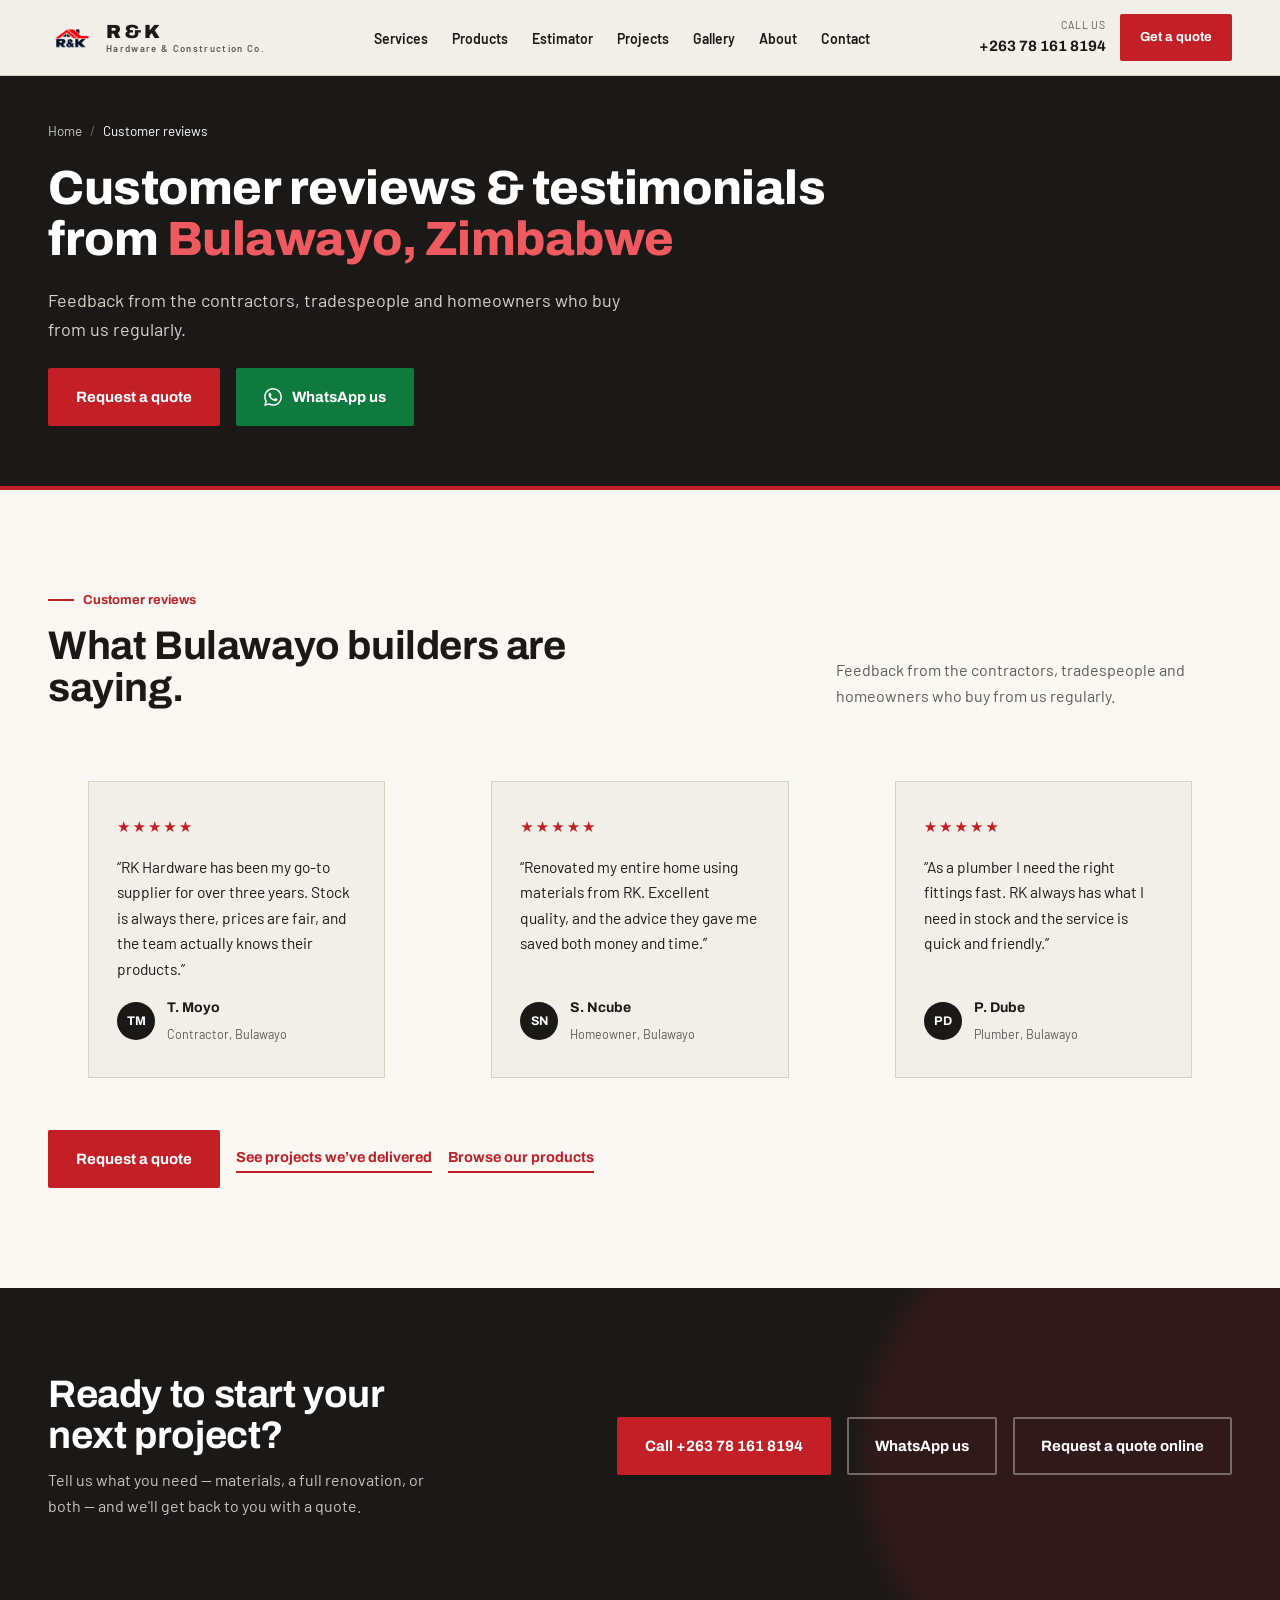
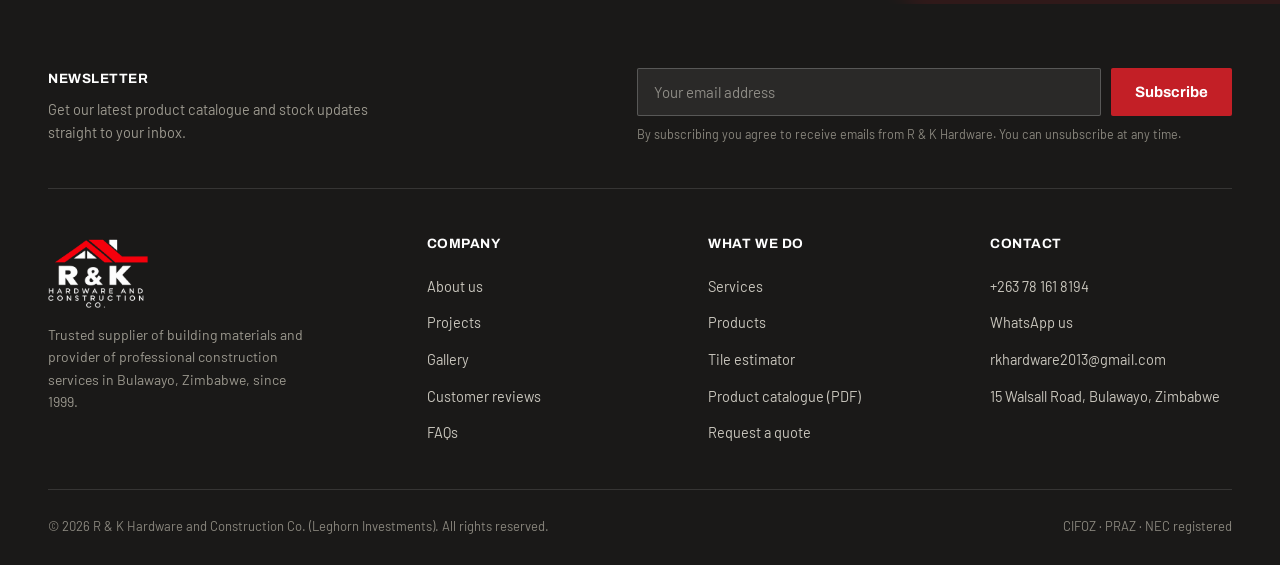
<file: testimonials.html>
<!DOCTYPE html>
<html lang="en">
<head>
<meta charset="UTF-8">
<meta name="viewport" content="width=device-width, initial-scale=1.0">
<title>Customer Reviews &amp; Testimonials | R &amp; K Hardware — Bulawayo, Zimbabwe</title>
<meta name="description" content="Read what Bulawayo contractors, plumbers and homeowners say about buying building materials and hardware from R &amp; K Hardware and Construction Co.">
<meta name="keywords" content="hardware store reviews Bulawayo, customer testimonials, contractor supplier Bulawayo, building materials reviews, R &amp; K Hardware, Bulawayo, Zimbabwe">
<meta name="robots" content="index, follow">
<link rel="canonical" href="https://yourdomain.com/testimonials.html">
<meta name="geo.region" content="ZW-BU">
<meta name="geo.placename" content="Bulawayo">
<meta name="geo.position" content="-20.17;28.58">
<meta name="ICBM" content="-20.17, 28.58">
<meta name="theme-color" content="#1a1918">
<meta property="og:title" content="Customer Reviews &amp; Testimonials | R &amp; K Hardware — Bulawayo, Zimbabwe">
<meta property="og:description" content="Read what Bulawayo contractors, plumbers and homeowners say about buying building materials and hardware from R &amp; K Hardware and Construction Co.">
<meta property="og:type" content="website">
<meta property="og:url" content="https://yourdomain.com/testimonials.html">
<meta property="og:image" content="https://yourdomain.com/images/rk-hardware-bulawayo-og-testimonials.jpg">
<meta property="og:image:width" content="1200">
<meta property="og:image:height" content="630">
<meta property="og:image:alt" content="R &amp; K Hardware and Construction Co. — Customer reviews — Bulawayo, Zimbabwe">
<meta property="og:locale" content="en_GB">
<meta property="og:site_name" content="R &amp; K Hardware and Construction Co.">
<meta name="twitter:card" content="summary_large_image">
<meta name="twitter:title" content="Customer Reviews &amp; Testimonials | R &amp; K Hardware — Bulawayo, Zimbabwe">
<meta name="twitter:description" content="Read what Bulawayo contractors, plumbers and homeowners say about buying building materials and hardware from R &amp; K Hardware and Construction Co.">
<meta name="twitter:image" content="https://yourdomain.com/images/rk-hardware-bulawayo-og-testimonials.jpg">
<meta name="twitter:image:alt" content="R &amp; K Hardware and Construction Co. — Customer reviews — Bulawayo, Zimbabwe">
<link rel="icon" type="image/x-icon" href="favicon.ico">
<link rel="icon" type="image/png" sizes="16x16" href="favicon-16.png">
<link rel="icon" type="image/png" sizes="32x32" href="favicon-32.png">
<link rel="apple-touch-icon" sizes="180x180" href="apple-touch-icon.png">
<link rel="preconnect" href="https://fonts.googleapis.com">
<link rel="preconnect" href="https://fonts.gstatic.com" crossorigin>
<link href="https://fonts.googleapis.com/css2?family=Archivo:wght@500;700;800;900&family=Barlow:ital,wght@0,400;0,500;0,600;0,700;1,400&display=swap" rel="stylesheet">
<link rel="stylesheet" href="styles.css">
<script>document.documentElement.className+=' js'</script>
<script type="application/ld+json">{"@context":"https://schema.org","@graph":[{"@type":["HardwareStore","HomeAndConstructionBusiness"],"@id":"https://yourdomain.com/#business","name":"R & K Hardware and Construction Co.","alternateName":"R & K Hardware","legalName":"Leghorn Investments","url":"https://yourdomain.com/","logo":"https://yourdomain.com/images/rk-hardware-logo-512.png","image":["https://yourdomain.com/images/rk-hardware-bulawayo-og-home.jpg","https://yourdomain.com/images/porcelain-floor-tiles-marble-effect-bulawayo.jpg","https://yourdomain.com/images/pvc-gypsum-ceiling-cove-lighting-bulawayo.jpg"],"description":"Hardware supplier and construction company in Bulawayo, Zimbabwe: building materials, tiles, PVC ceilings, plumbing, painting, tiling and renovations since 1999.","telephone":"+263781618194","email":"rkhardware2013@gmail.com","foundingDate":"1999","address":{"@type":"PostalAddress","streetAddress":"15 Walsall Road","addressLocality":"Bulawayo","addressRegion":"Bulawayo Province","addressCountry":"ZW"},"geo":{"@type":"GeoCoordinates","latitude":-20.17,"longitude":28.58},"hasMap":"https://www.google.com/maps/search/?api=1&query=15%20Walsall%20Road%2C%20Bulawayo%2C%20Zimbabwe","areaServed":[{"@type":"City","name":"Bulawayo"},{"@type":"Country","name":"Zimbabwe"}],"openingHoursSpecification":[{"@type":"OpeningHoursSpecification","dayOfWeek":["Monday","Tuesday","Wednesday","Thursday","Friday"],"opens":"07:30","closes":"17:30"},{"@type":"OpeningHoursSpecification","dayOfWeek":"Saturday","opens":"07:30","closes":"13:00"}],"priceRange":"$$","contactPoint":{"@type":"ContactPoint","telephone":"+263781618194","contactType":"customer service","areaServed":"ZW","availableLanguage":"English"}},{"@type":"WebSite","@id":"https://yourdomain.com/#website","url":"https://yourdomain.com/","name":"R & K Hardware and Construction Co.","inLanguage":"en","publisher":{"@id":"https://yourdomain.com/#business"}},{"@type":"CollectionPage","@id":"https://yourdomain.com/testimonials.html#webpage","url":"https://yourdomain.com/testimonials.html","name":"Customer Reviews & Testimonials | R & K Hardware — Bulawayo, Zimbabwe","description":"Read what Bulawayo contractors, plumbers and homeowners say about buying building materials and hardware from R & K Hardware and Construction Co.","inLanguage":"en","isPartOf":{"@id":"https://yourdomain.com/#website"},"about":{"@id":"https://yourdomain.com/#business"},"primaryImageOfPage":{"@type":"ImageObject","url":"https://yourdomain.com/images/rk-hardware-bulawayo-og-testimonials.jpg","width":1200,"height":630},"breadcrumb":{"@id":"https://yourdomain.com/testimonials.html#breadcrumb"}},{"@type":"BreadcrumbList","itemListElement":[{"@type":"ListItem","position":1,"name":"Home","item":"https://yourdomain.com/index.html"},{"@type":"ListItem","position":2,"name":"Customer reviews","item":"https://yourdomain.com/testimonials.html"}],"@id":"https://yourdomain.com/testimonials.html#breadcrumb"}]}</script>
</head>
<body>
<a class="skip-link" href="#main-content">Skip to main content</a>
<header>
  <div class="nav">
    <a href="index.html" class="brand" aria-label="R &amp; K Hardware and Construction Co. — home">
      <img src="images/rk-hardware-logo-roof-mark.png" class="brand-mark" alt="R &amp; K Hardware logo — roof mark" width="200" height="57">
      <span class="brand-word">R&nbsp;&amp;&nbsp;K<span>Hardware &amp; Construction Co.</span></span>
    </a>
    <button class="menu-btn" id="menuBtn" type="button" aria-label="Toggle navigation menu" aria-expanded="false" aria-controls="navLinks">
      <span></span><span></span><span></span>
    </button>
    <nav class="links" id="navLinks" aria-label="Main navigation">
      <ul role="list"><li><a href="services.html">Services</a></li><li><a href="products.html">Products</a></li><li><a href="estimator.html">Estimator</a></li><li><a href="projects.html">Projects</a></li><li><a href="gallery.html">Gallery</a></li><li><a href="about.html">About</a></li><li><a href="contact.html">Contact</a></li></ul>
    </nav>
    <div class="nav-cta">
      <a class="nav-phone" href="tel:+263781618194"><small>Call us</small><strong>+263 78 161 8194</strong></a>
      <a href="contact.html" class="btn btn-primary btn-sm">Get a quote</a>
    </div>
  </div>
</header>
<main id="main-content">
<section class="page-hero">
    <div class="wrap">
      <nav class="crumbs" aria-label="Breadcrumb"><ol>
        <li><a href="index.html">Home</a></li>
        <li aria-current="page">Customer reviews</li>
      </ol></nav>
      <h1>Customer reviews &amp; testimonials from <em>Bulawayo, Zimbabwe</em></h1>
      <p class="lead">Feedback from the contractors, tradespeople and homeowners who buy from us regularly.</p>
      <div class="hero-ctas">
        <a href="contact.html" class="btn btn-primary">Request a quote</a>
        <a href="https://wa.me/263781618194?text=Hi%20R%20%26%20K%2C%20I%20would%20like%20to%20talk%20about%20a%20project." class="btn btn-wa" target="_blank" rel="noopener"><svg viewBox="0 0 24 24" fill="currentColor" aria-hidden="true"><path d="M17.472 14.382c-.297-.149-1.758-.867-2.03-.967-.273-.099-.471-.148-.67.15-.197.297-.767.966-.94 1.164-.173.199-.347.223-.644.075-.297-.15-1.255-.463-2.39-1.475-.883-.788-1.48-1.761-1.653-2.059-.173-.297-.018-.458.13-.606.134-.133.298-.347.446-.52.149-.174.198-.298.298-.497.099-.198.05-.371-.025-.52-.075-.149-.669-1.612-.916-2.207-.242-.579-.487-.5-.669-.51-.173-.008-.371-.01-.57-.01-.198 0-.52.074-.792.372-.272.297-1.04 1.016-1.04 2.479 0 1.462 1.065 2.875 1.213 3.074.149.198 2.096 3.2 5.077 4.487.709.306 1.262.489 1.694.625.712.227 1.36.195 1.871.118.571-.085 1.758-.719 2.006-1.413.248-.694.248-1.289.173-1.413-.074-.124-.272-.198-.57-.347m-5.421 7.403h-.004a9.87 9.87 0 01-5.031-1.378l-.361-.214-3.741.982.998-3.648-.235-.374a9.86 9.86 0 01-1.51-5.26c.001-5.45 4.436-9.884 9.888-9.884 2.64 0 5.122 1.03 6.988 2.898a9.825 9.825 0 012.893 6.994c-.003 5.45-4.437 9.884-9.885 9.884m8.413-18.297A11.815 11.815 0 0012.05 0C5.495 0 .16 5.335.157 11.892c0 2.096.547 4.142 1.588 5.945L.057 24l6.305-1.654a11.882 11.882 0 005.683 1.448h.005c6.554 0 11.89-5.335 11.893-11.893a11.821 11.821 0 00-3.48-8.413Z"/></svg>WhatsApp us</a>
      </div>
    </div>
  </section>

  <section class="sec sec-alt">
    <div class="wrap">
      <div class="sec-head reveal">
        <div>
          <div class="kicker">Customer reviews</div>
          <h2>What Bulawayo builders are saying.</h2>
        </div>
        <p>Feedback from the contractors, tradespeople and homeowners who buy from us regularly.</p>
      </div>
      <div class="testi-grid reveal"><figure class="testi-card"><div class="testi-stars" role="img" aria-label="5 out of 5 stars">★★★★★</div>
          <blockquote class="testi-quote" style="margin:0">&ldquo;RK Hardware has been my go-to supplier for over three years. Stock is always there, prices are fair, and the team actually knows their products.&rdquo;</blockquote>
          <figcaption class="testi-author"><span class="testi-av" aria-hidden="true">TM</span><div><strong>T. Moyo</strong><span>Contractor, Bulawayo</span></div></figcaption></figure><figure class="testi-card"><div class="testi-stars" role="img" aria-label="5 out of 5 stars">★★★★★</div>
          <blockquote class="testi-quote" style="margin:0">&ldquo;Renovated my entire home using materials from RK. Excellent quality, and the advice they gave me saved both money and time.&rdquo;</blockquote>
          <figcaption class="testi-author"><span class="testi-av" aria-hidden="true">SN</span><div><strong>S. Ncube</strong><span>Homeowner, Bulawayo</span></div></figcaption></figure><figure class="testi-card"><div class="testi-stars" role="img" aria-label="5 out of 5 stars">★★★★★</div>
          <blockquote class="testi-quote" style="margin:0">&ldquo;As a plumber I need the right fittings fast. RK always has what I need in stock and the service is quick and friendly.&rdquo;</blockquote>
          <figcaption class="testi-author"><span class="testi-av" aria-hidden="true">PD</span><div><strong>P. Dube</strong><span>Plumber, Bulawayo</span></div></figcaption></figure></div>
      <div class="more-row"><a class="btn btn-primary" href="contact.html">Request a quote</a><a class="text-link" href="projects.html">See projects we&rsquo;ve delivered</a><a class="text-link" href="products.html">Browse our products</a></div>
    </div>
  </section>

  <section class="cta-band">
    <div class="wrap cta-inner">
      <div>
        <h2>Ready to start your next project?</h2>
        <p>Tell us what you need — materials, a full renovation, or both — and we'll get back to you with a quote.</p>
      </div>
      <div class="cta-actions">
        <a href="tel:+263781618194" class="btn btn-primary">Call +263 78 161 8194</a>
        <a href="https://wa.me/263781618194?text=Hi%20R%20%26%20K%2C%20I%20would%20like%20a%20quote%20for%20a%20project." class="btn btn-ghost-dark" target="_blank" rel="noopener">WhatsApp us</a>
        <a href="contact.html" class="btn btn-ghost-dark">Request a quote online</a>
      </div>
    </div>
  </section>
</main>

<footer>
  <div class="wrap">
    <div class="foot-news news-dark">
      <div class="fn-copy">
        <span class="foot-title">Newsletter</span>
        <p>Get our latest product catalogue and stock updates straight to your inbox.</p>
      </div>
      <div class="fn-form">
        <form class="news-form" action="https://formsubmit.co/rkhardware2013@gmail.com" method="POST" data-newsletter data-ajax="https://formsubmit.co/ajax/rkhardware2013@gmail.com">
          <input type="hidden" name="_subject" value="New newsletter subscriber from the R &amp; K Hardware website">
          <input type="hidden" name="_next" value="https://yourdomain.com/testimonials.html?subscribed=1">
          <input type="hidden" name="_captcha" value="false">
          <input type="hidden" name="_template" value="table">
          <input type="hidden" name="signup_source" value="Footer (testimonials.html)">
          <div class="honey" aria-hidden="true"><label>Leave this field empty<input type="text" name="_honey" tabindex="-1" autocomplete="off"></label></div>
          <div class="news-row">
            <label class="sr-only" for="newsEmailFooter">Email address</label>
            <input id="newsEmailFooter" name="email" type="email" required autocomplete="email" placeholder="Your email address">
            <button type="submit" class="btn btn-primary">Subscribe</button>
          </div>
          <p class="news-fine">By subscribing you agree to receive emails from R &amp; K Hardware. You can unsubscribe at any time.</p>
          <p class="form-error" role="alert" hidden>Sorry, that didn&rsquo;t go through. Please try again or WhatsApp us on +263 78 161 8194.</p>
        </form>
        <div class="news-thanks" hidden>
          <strong>You&rsquo;re on the list.</strong>
          <p>Thanks for subscribing. Here&rsquo;s our catalogue to get you started.</p>
          <a class="btn btn-primary btn-sm" href="catalogue/rk-hardware-product-catalogue.pdf" download><svg viewBox="0 0 24 24" fill="none" stroke="currentColor" stroke-width="2" aria-hidden="true"><path d="M12 3v12m0 0l-4-4m4 4l4-4"/><path d="M4 17v2a2 2 0 002 2h12a2 2 0 002-2v-2"/></svg>Download catalogue (PDF)</a>
        </div>
      </div>
    </div>
    <div class="foot-grid">
      <div class="foot-brand">
        <img src="images/rk-hardware-construction-logo-white.png" class="foot-logo-mark" alt="R &amp; K Hardware and Construction Co. logo" width="340" height="212" loading="lazy" decoding="async">
        <p>Trusted supplier of building materials and provider of professional construction services in Bulawayo, Zimbabwe, since 1999.</p>
      </div>
      <nav aria-label="Footer company links">
        <span class="foot-title">Company</span>
        <ul role="list">
          <li><a href="about.html">About us</a></li>
          <li><a href="projects.html">Projects</a></li>
          <li><a href="gallery.html">Gallery</a></li>
          <li><a href="testimonials.html">Customer reviews</a></li>
          <li><a href="faq.html">FAQs</a></li>
        </ul>
      </nav>
      <nav aria-label="Footer services links">
        <span class="foot-title">What we do</span>
        <ul role="list">
          <li><a href="services.html">Services</a></li>
          <li><a href="products.html">Products</a></li>
          <li><a href="estimator.html">Tile estimator</a></li>
          <li><a href="catalogue/rk-hardware-product-catalogue.pdf" download>Product catalogue (PDF)</a></li>
          <li><a href="contact.html">Request a quote</a></li>
        </ul>
      </nav>
      <div>
        <span class="foot-title">Contact</span>
        <ul role="list">
          <li><a href="tel:+263781618194">+263 78 161 8194</a></li>
          <li><a href="https://wa.me/263781618194?text=Hi%20R%20%26%20K%2C%20I%20would%20like%20to%20make%20an%20enquiry." target="_blank" rel="noopener">WhatsApp us</a></li>
          <li><a href="mailto:rkhardware2013@gmail.com">rkhardware2013@gmail.com</a></li>
          <li><span>15 Walsall Road, Bulawayo, Zimbabwe</span></li>
        </ul>
      </div>
    </div>
    <div class="foot-bottom">
      <span>&copy; <span id="year">2026</span> R &amp; K Hardware and Construction Co. (Leghorn Investments). All rights reserved.</span>
      <span>CIFOZ &middot; PRAZ &middot; NEC registered</span>
    </div>
  </div>
</footer>

<script src="main.js"></script>
</body>
</html>
</file>
<file: styles.css>
:root{--charcoal:#1a1918;--charcoal-2:#242320;--paper:#f2efe8;--paper-2:#e9e4d9;--red:#c31f26;--red-deep:#8c151a;--red-on-dark:#ee5a5f;--steel:#5b5b58;--steel-light:#8a8883;--cream:#faf8f3;--line:#d8d2c4;--ink:#1a1918;--radius:2px;--maxw:1240px;--shadow-1:0 18px 40px -22px rgba(0,0,0,.35)}*{box-sizing:border-box}html{scroll-behavior:smooth}@media (prefers-reduced-motion:reduce){html{scroll-behavior:auto}*{animation-duration:0.001ms !important;animation-iteration-count:1 !important;transition-duration:0.001ms !important}}body{margin:0;background:var(--paper);color:var(--ink);font-family:'Barlow',system-ui,-apple-system,'Segoe UI',Roboto,Arial,sans-serif;font-size:16px;line-height:1.6;-webkit-font-smoothing:antialiased}img{max-width:100%;display:block}a{color:inherit}h1,h2,h3,h4{font-family:'Archivo','Arial Black',system-ui,-apple-system,'Segoe UI',Arial,sans-serif;margin:0;line-height:1.05;letter-spacing:-0.01em;color:var(--charcoal)}.wrap{max-width:var(--maxw);margin:0 auto;padding:0 28px}section{position:relative}::selection{background:var(--red);color:#fff}:focus-visible{outline:3px solid var(--red);outline-offset:2px}.btn{display:inline-flex;align-items:center;gap:10px;font-family:'Archivo','Arial Black',system-ui,Arial,sans-serif;font-weight:700;font-size:15px;padding:15px 26px;border-radius:var(--radius);text-decoration:none;border:2px solid transparent;cursor:pointer;transition:transform .18s ease,background .18s ease,color .18s ease,border-color .18s ease;white-space:nowrap}.btn:hover{transform:translateY(-2px)}.btn-primary{background:var(--red);color:#fff}.btn-primary:hover{background:var(--red-deep)}.btn-ghost-dark{border-color:rgba(255,255,255,.35);color:#fff}.btn-ghost-dark:hover{border-color:#fff;background:rgba(255,255,255,.08)}.btn-ghost-light{border-color:var(--charcoal);color:var(--charcoal)}.btn-ghost-light:hover{background:var(--charcoal);color:#fff}.btn-sm{padding:11px 18px;font-size:13px}header{position:sticky;top:0;z-index:100;background:rgba(242,239,232,.92);backdrop-filter:blur(10px);border-bottom:1px solid var(--line)}.nav{max-width:var(--maxw);margin:0 auto;padding:14px 28px;display:flex;align-items:center;justify-content:space-between;gap:24px}.brand{display:flex;align-items:center;gap:12px;text-decoration:none}.brand svg{width:40px;height:40px;flex-shrink:0}.brand-mark{width:46px;height:auto;flex-shrink:0}.foot-logo-mark{width:120px;height:auto;margin-bottom:18px}.brand-word{font-family:'Archivo','Arial Black',system-ui,Arial,sans-serif;font-weight:900;font-size:19px;line-height:1;color:var(--charcoal)}.brand-word span{display:block;font-family:'Barlow',system-ui,-apple-system,'Segoe UI',Roboto,Arial,sans-serif;font-weight:600;font-size:9.5px;letter-spacing:.14em;color:var(--steel);margin-top:3px}nav.links ul{display:flex;gap:30px;align-items:center;list-style:none;margin:0;padding:0}nav.links a{text-decoration:none;color:var(--charcoal);font-weight:600;font-size:14.5px;position:relative;padding:4px 0}nav.links a::after{content:"";position:absolute;left:0;bottom:-2px;height:2px;width:0;background:var(--red);transition:width .2s ease}nav.links a:hover::after,nav.links a[aria-current="page"]::after{width:100%}.nav-cta{display:flex;align-items:center;gap:14px}.nav-phone{display:flex;flex-direction:column;text-align:right;text-decoration:none}.nav-phone small{font-size:10.5px;color:var(--steel);letter-spacing:.08em;text-transform:uppercase}.nav-phone strong{font-family:'Archivo','Arial Black',system-ui,Arial,sans-serif;font-size:15px;color:var(--charcoal)}.menu-btn{display:none;background:none;border:none;cursor:pointer;padding:6px}.menu-btn span{display:block;width:26px;height:2.5px;background:var(--charcoal);margin:5px 0;transition:.25s}@media (max-width:920px){nav.links{position:fixed;top:73px;left:0;right:0;background:var(--cream);padding:22px 28px 30px;border-bottom:1px solid var(--line);transform:translateY(-8px);opacity:0;pointer-events:none;transition:.2s ease}nav.links ul{flex-direction:column;align-items:flex-start;gap:18px}nav.links.open{transform:translateY(0);opacity:1;pointer-events:auto}.menu-btn{display:block}.nav-phone{display:none}}.hero{background:var(--charcoal);overflow:hidden}.hero-grid{max-width:var(--maxw);margin:0 auto;display:grid;grid-template-columns:1.05fr .95fr;min-height:640px}.hero-copy{padding:78px 28px 78px 28px;display:flex;flex-direction:column;justify-content:center;gap:26px;color:var(--cream)}.eyebrow-mark{display:flex;align-items:center;gap:10px;font-family:'Barlow',system-ui,-apple-system,'Segoe UI',Roboto,Arial,sans-serif;font-weight:600;font-size:13px;color:var(--steel-light)}.eyebrow-mark .dot{width:7px;height:7px;background:var(--red);border-radius:50%;flex-shrink:0}.hero-copy h1{font-size:clamp(2.4rem,4.6vw,3.6rem);color:#fff;font-weight:800}.hero-copy h1 em{font-style:normal;color:var(--red-on-dark)}.hero-copy p.lead{font-size:18px;color:#d7d3c8;max-width:46ch;margin:0}.hero-ctas{display:flex;gap:16px;flex-wrap:wrap;margin-top:6px}.hero-stats{display:flex;gap:34px;margin-top:22px;flex-wrap:wrap;border-top:1px solid rgba(255,255,255,.14);padding-top:26px}.hero-stats div strong{display:block;font-family:'Archivo','Arial Black',system-ui,Arial,sans-serif;font-size:30px;color:#fff;font-weight:800}.hero-stats div span{font-size:12.5px;color:var(--steel-light);letter-spacing:.03em}.hero-visual{position:relative;clip-path:polygon(14% 0,100% 0,100% 100%,0% 100%);background:#000}.hero-visual img{width:100%;height:100%;object-fit:cover;object-position:60% 30%;min-height:400px}.hero-visual::after{content:"";position:absolute;inset:0;background:linear-gradient(180deg,rgba(26,25,24,0) 40%,rgba(26,25,24,.55) 100%)}.hero-visual .tag{position:absolute;left:28px;bottom:28px;z-index:2;background:var(--red);color:#fff;font-family:'Archivo','Arial Black',system-ui,Arial,sans-serif;font-weight:800;font-size:13px;padding:10px 16px;letter-spacing:.02em;box-shadow:var(--shadow-1)}@media (max-width:880px){.hero-grid{grid-template-columns:1fr;min-height:0}.hero-visual{clip-path:none;min-height:280px}.hero-copy{padding:52px 24px 40px}}.trust{background:var(--paper-2);border-bottom:1px solid var(--line);padding:26px 0}.trust .wrap{display:flex;align-items:center;gap:38px;flex-wrap:wrap;justify-content:space-between}.trust-item{display:flex;align-items:center;gap:10px}.trust-item svg{width:22px;height:22px;color:var(--red);flex-shrink:0}.trust-item span{font-family:'Archivo','Arial Black',system-ui,Arial,sans-serif;font-weight:700;font-size:13.5px;color:var(--charcoal)}.client-row{background:var(--charcoal);padding:20px 0;overflow:hidden}.client-row .track{display:flex;gap:56px;white-space:nowrap;width:max-content;animation:scroll-left 32s linear infinite;align-items:center}.client-row:hover .track{animation-play-state:paused}.client-row span{font-family:'Archivo','Arial Black',system-ui,Arial,sans-serif;font-weight:700;font-size:14px;color:#8f8d87;letter-spacing:.03em;text-transform:uppercase}@keyframes scroll-left{from{transform:translateX(0)}to{transform:translateX(-50%)}}@media (prefers-reduced-motion:reduce){.client-row .track{animation:none;overflow-x:auto}}.sec{padding:100px 0}.sec-head{display:flex;justify-content:space-between;align-items:flex-end;gap:30px;margin-bottom:56px;flex-wrap:wrap}.sec-head .kicker{font-family:'Archivo','Arial Black',system-ui,Arial,sans-serif;font-weight:700;font-size:13px;color:var(--red);display:flex;align-items:center;gap:9px;margin-bottom:14px}.sec-head .kicker::before{content:"";width:26px;height:2px;background:var(--red)}.sec-head h2{font-size:clamp(1.7rem,3.2vw,2.5rem);max-width:24ch}.sec-head p{max-width:44ch;color:var(--steel);font-size:16px;margin:0}.sec-alt{background:var(--cream)}.svc-accordion{display:flex;flex-direction:column;gap:1px;background:var(--line);border:1px solid var(--line)}.svc-item{background:var(--paper)}.svc-item summary{list-style:none;cursor:pointer;padding:28px;display:flex;align-items:center;justify-content:space-between;gap:20px;transition:background .18s ease}.svc-item summary::-webkit-details-marker{display:none}.svc-item summary:hover{background:var(--cream)}.svc-summary-left{display:flex;align-items:center;gap:22px}.svc-summary-left .icon{width:42px;height:42px;color:var(--red);flex-shrink:0}.svc-summary-left h3{font-size:19px;font-weight:700;margin-bottom:5px}.svc-summary-left p{margin:0;color:var(--steel);font-size:14px;max-width:52ch}.svc-item .chev{width:22px;height:22px;color:var(--steel);flex-shrink:0;transition:transform .25s ease}.svc-item[open] .chev{transform:rotate(180deg);color:var(--red)}.svc-body{padding:0 28px 30px;animation:svc-fade .25s ease}@keyframes svc-fade{from{opacity:0;transform:translateY(-6px)}to{opacity:1;transform:none}}.svc-group{margin-bottom:20px}.svc-group:last-child{margin-bottom:0}.svc-group h4{font-family:'Archivo','Arial Black',system-ui,Arial,sans-serif;font-size:12.5px;font-weight:700;text-transform:uppercase;letter-spacing:.06em;color:var(--steel);margin-bottom:12px}.svc-note{margin:0 0 14px;color:var(--steel);font-size:14px}.svc-sublist{display:flex;flex-wrap:wrap;gap:10px}.svc-sub{display:inline-flex;align-items:center;gap:9px;background:var(--charcoal);color:#fff;text-decoration:none;padding:11px 16px;font-family:'Archivo','Arial Black',system-ui,Arial,sans-serif;font-weight:700;font-size:13.5px;border:1.5px solid var(--charcoal);transition:all .18s ease}.svc-sub svg{width:16px;height:16px;flex-shrink:0}.svc-sub:hover{background:#0e7a3e;border-color:#0e7a3e;color:#fff}.svc-cta{display:inline-flex;align-items:center;gap:8px;margin-top:18px;color:#0e7a3e;font-family:'Archivo','Arial Black',system-ui,Arial,sans-serif;font-weight:700;font-size:14px;text-decoration:none}.svc-cta:hover{text-decoration:underline}@media (max-width:640px){.svc-item summary{padding:20px;flex-wrap:wrap}.svc-summary-left{gap:14px}.svc-summary-left .icon{width:34px;height:34px}.svc-body{padding:0 20px 24px}}.product-feature{display:grid;grid-template-columns:1fr 1fr;gap:64px;align-items:center;margin-bottom:96px}.product-feature:last-child{margin-bottom:0}.product-feature.reverse .pf-media{order:2}.product-feature.reverse .pf-copy{order:1}.pf-media{position:relative}.pf-media img{width:100%;height:420px;object-fit:cover;box-shadow:var(--shadow-1)}.pf-media .num{position:absolute;top:-18px;left:-18px;width:60px;height:60px;background:var(--red);color:#fff;display:flex;align-items:center;justify-content:center;font-family:'Archivo','Arial Black',system-ui,Arial,sans-serif;font-weight:900;font-size:22px;box-shadow:var(--shadow-1)}.pf-copy h3{font-size:clamp(1.5rem,2.6vw,2rem);margin-bottom:16px}.pf-copy p.desc{color:var(--steel);margin-bottom:26px;max-width:50ch}.spec-list{display:grid;grid-template-columns:repeat(2,1fr);gap:14px 24px;margin-bottom:26px}.spec-list div{border-top:1px solid var(--line);padding-top:10px}.spec-list div small{display:block;font-size:11.5px;color:var(--steel);text-transform:uppercase;letter-spacing:.07em;margin-bottom:4px}.spec-list div strong{font-family:'Archivo','Arial Black',system-ui,Arial,sans-serif;font-size:15.5px;color:var(--charcoal)}.chip-row{display:flex;gap:10px;flex-wrap:wrap}.chip{border:1.5px solid var(--line);padding:7px 14px;font-size:13px;font-weight:600;border-radius:30px;color:var(--steel);background:var(--paper)}.category-grid{display:grid;grid-template-columns:repeat(3,1fr);gap:1px;background:var(--line);border:1px solid var(--line);margin-bottom:0}.cat-card{background:var(--paper);padding:30px 26px;display:flex;flex-direction:column;gap:12px;transition:background .2s ease,color .2s ease}.cat-card:hover{background:var(--charcoal);color:#f2efe8}.cat-card:hover .cat-title{color:#fff}.cat-card:hover p{color:#c9c6bd}.cat-card:hover .icon{color:var(--red)}.cat-card .icon{width:32px;height:32px;color:var(--red)}.cat-card .cat-title{font-family:'Archivo','Arial Black',system-ui,Arial,sans-serif;font-size:16px;font-weight:700;margin:0}.cat-card p{margin:0;font-size:13.5px;color:var(--steel);line-height:1.55}.cat-card-dark{background:var(--charcoal);color:#f2efe8}.cat-card-dark .cat-title{color:#fff}.cat-card-dark p{color:#c9c6bd}.cat-card-dark .icon{color:var(--red)}.cat-card-dark:hover{background:var(--paper);color:var(--charcoal)}.cat-card-dark:hover .cat-title{color:var(--charcoal)}.cat-card-dark:hover p{color:var(--steel)}@media (max-width:920px){.category-grid{grid-template-columns:repeat(2,1fr)}}@media (max-width:560px){.category-grid{grid-template-columns:1fr}}@media (max-width:820px){.product-feature,.product-feature.reverse{grid-template-columns:1fr;gap:32px}.product-feature.reverse .pf-media{order:1}.product-feature.reverse .pf-copy{order:2}.pf-media img{height:280px}}.proj-table-wrap{overflow-x:auto;border:1px solid var(--line);background:var(--paper)}table.projects{width:100%;border-collapse:collapse;min-width:760px}table.projects thead th{text-align:left;font-family:'Archivo','Arial Black',system-ui,Arial,sans-serif;font-size:12.5px;letter-spacing:.05em;text-transform:uppercase;color:#fff;background:var(--charcoal);padding:16px 20px;font-weight:700}table.projects tbody td{padding:20px 20px;border-bottom:1px solid var(--line);font-size:14.5px;vertical-align:top}table.projects tbody tr:last-child td{border-bottom:none}table.projects tbody tr:hover{background:var(--cream)}table.projects td.date{font-family:'Archivo','Arial Black',system-ui,Arial,sans-serif;font-weight:800;color:var(--red);white-space:nowrap}table.projects td.client{font-weight:700;color:var(--charcoal)}table.projects td.value{font-family:'Archivo','Arial Black',system-ui,Arial,sans-serif;font-weight:700;white-space:nowrap}.about-grid{display:grid;grid-template-columns:.9fr 1.1fr;gap:70px;align-items:center}.about-media{position:relative}.about-media img{width:100%;height:520px;object-fit:cover}.about-media .proof{position:absolute;bottom:-34px;left:-34px;width:200px;box-shadow:var(--shadow-1);border:6px solid var(--paper);background:var(--paper)}.about-media .proof img{height:150px}.about-media .proof figcaption{padding:9px 10px 11px;font-size:11.5px;color:var(--steel);line-height:1.35}.value-row{display:grid;grid-template-columns:repeat(3,1fr);gap:20px;margin:34px 0}.value-row div{border-left:3px solid var(--red);padding-left:14px}.value-row div strong{display:block;font-family:'Archivo','Arial Black',system-ui,Arial,sans-serif;font-size:15px;margin-bottom:4px}.value-row div span{font-size:13.5px;color:var(--steel)}.badge-row{display:flex;gap:14px;flex-wrap:wrap;margin-top:28px}.badge{display:flex;align-items:center;gap:10px;border:1.5px solid var(--line);padding:10px 16px;background:var(--paper)}.badge b{font-family:'Archivo','Arial Black',system-ui,Arial,sans-serif;font-size:13px;color:var(--charcoal)}.badge span{font-size:11.5px;color:var(--steel)}@media (max-width:900px){.about-grid{grid-template-columns:1fr;gap:70px}.about-media .proof{width:150px;left:0}.value-row{grid-template-columns:1fr}}.why-grid{display:grid;grid-template-columns:repeat(4,1fr);gap:36px}.why-card{position:relative;padding-top:8px;border-top:3px solid var(--red)}.why-num{font-family:'Archivo','Arial Black',system-ui,Arial,sans-serif;font-weight:800;font-size:13px;color:var(--steel);margin-bottom:14px}.why-card .icon{width:34px;height:34px;color:var(--red);display:block;margin-bottom:16px}.why-card h3{font-size:17px;margin-bottom:10px}.why-card p{margin:0;font-size:14px;color:var(--steel);line-height:1.6}@media (max-width:920px){.why-grid{grid-template-columns:repeat(2,1fr)}}@media (max-width:560px){.why-grid{grid-template-columns:1fr}}.suppliers-sec{padding-top:70px;padding-bottom:70px}.supplier-grid{display:grid;grid-template-columns:repeat(4,1fr);gap:20px}.supplier-card{background:var(--paper);border:1px solid var(--line);display:flex;flex-direction:column;align-items:center;gap:14px;padding:24px 18px;text-align:center;transition:border-color .2s ease,transform .2s ease}.supplier-card:hover{border-color:var(--red);transform:translateY(-3px)}.supplier-card img{height:64px;width:auto;max-width:100%;object-fit:contain;filter:grayscale(15%)}.supplier-card span{font-family:'Archivo','Arial Black',system-ui,Arial,sans-serif;font-weight:700;font-size:12.5px;color:var(--steel);letter-spacing:.01em}@media (max-width:820px){.supplier-grid{grid-template-columns:repeat(2,1fr)}}.est-card{background:var(--cream);border:1px solid var(--line);padding:8px}.est-tabs{display:flex;gap:4px;flex-wrap:wrap;padding:8px}.est-tab{flex:1;min-width:150px;display:flex;align-items:center;justify-content:center;gap:9px;font-family:'Archivo','Arial Black',system-ui,Arial,sans-serif;font-weight:700;font-size:13.5px;color:var(--steel);background:transparent;border:none;padding:14px 12px;cursor:pointer;border-bottom:3px solid transparent;transition:all .18s ease}.est-tab svg{width:19px;height:19px;flex-shrink:0}.est-tab:hover{color:var(--charcoal)}.est-tab.active{color:var(--red);border-bottom-color:var(--red);background:var(--paper)}.est-panel{display:none;padding:32px 28px 8px}.est-panel.active{display:block}.est-layout{display:grid;grid-template-columns:1fr 1fr;gap:40px;align-items:start}.est-room{background:var(--paper);border:1px solid var(--line);padding:18px 20px;margin-bottom:14px;position:relative}.est-size-select{margin-bottom:18px}.est-size-select label{display:block;font-size:11.5px;font-weight:700;text-transform:uppercase;letter-spacing:.05em;color:var(--steel);margin-bottom:7px}.est-size-select select{width:100%;padding:11px 13px;border:1.5px solid var(--line);background:#fff;font-family:'Barlow',system-ui,-apple-system,'Segoe UI',Roboto,Arial,sans-serif;font-size:14px;color:var(--ink);cursor:pointer}.est-size-select select:focus{border-color:var(--red);outline:none}.est-room-head{margin-bottom:12px}.room-num{font-family:'Archivo','Arial Black',system-ui,Arial,sans-serif;font-weight:700;font-size:13px;color:var(--charcoal)}.est-fields{display:grid;grid-template-columns:1fr 1fr;gap:14px}.est-field label{display:block;font-size:11.5px;font-weight:700;text-transform:uppercase;letter-spacing:.05em;color:var(--steel);margin-bottom:7px}.est-field input{width:100%;padding:11px 13px;border:1.5px solid var(--line);background:#fff;font-family:'Barlow',system-ui,-apple-system,'Segoe UI',Roboto,Arial,sans-serif;font-size:14.5px;color:var(--ink)}.est-field input:focus{border-color:var(--red);outline:none}.rm-del{position:absolute;top:14px;right:14px;background:none;border:none;color:var(--steel);cursor:pointer;padding:4px;line-height:0}.rm-del:hover{color:var(--red)}.rm-del svg{width:16px;height:16px}.est-add{font-family:'Archivo','Arial Black',system-ui,Arial,sans-serif;font-weight:700;font-size:13px;color:var(--red);background:none;border:1.5px dashed var(--line);width:100%;padding:12px;cursor:pointer;transition:border-color .18s ease,background .18s ease}.est-add:hover{border-color:var(--red);background:var(--paper)}.est-results{background:var(--charcoal);color:#fff;padding:26px 24px;min-height:220px}.est-placeholder{color:var(--steel-light);font-size:14px;padding:20px 0}.res-total{border-bottom:1px solid rgba(255,255,255,.16);padding-bottom:16px;margin-bottom:16px}.rt-lbl{font-size:11.5px;text-transform:uppercase;letter-spacing:.06em;color:var(--steel-light);margin-bottom:4px}.rt-val{font-family:'Archivo','Arial Black',system-ui,Arial,sans-serif;font-weight:800;font-size:30px;color:#fff}.rt-val span{font-size:14px;font-weight:600;color:var(--steel-light);margin-left:4px}.res-item{display:flex;justify-content:space-between;align-items:baseline;padding:10px 0;border-bottom:1px solid rgba(255,255,255,.08)}.res-item:last-child{border-bottom:none}.ri-lbl{font-size:13.5px;color:#d7d3c8}.ri-val{font-family:'Archivo','Arial Black',system-ui,Arial,sans-serif;font-weight:800;font-size:17px;color:#fff}.ri-val span{font-size:12px;font-weight:600;color:var(--steel-light);margin-left:3px}.est-note{display:flex;align-items:center;gap:8px;padding:16px 20px;font-size:13px;color:var(--steel);border-top:1px solid var(--line);margin-top:8px}.est-note a{color:var(--red);font-weight:700;text-decoration:none}@media (max-width:820px){.est-layout{grid-template-columns:1fr}.est-panel{padding:26px 16px 8px}.est-tab{min-width:110px;font-size:12px;padding:12px 8px}}.testi-grid{display:grid;grid-template-columns:repeat(3,1fr);gap:26px}.testi-card{background:var(--paper);border:1px solid var(--line);padding:32px 28px;display:flex;flex-direction:column;gap:16px}.testi-stars{color:var(--red);font-size:15px;letter-spacing:2px}.testi-quote{margin:0;color:var(--charcoal);font-size:15.5px;line-height:1.65;flex-grow:1}.testi-author{display:flex;align-items:center;gap:12px}.testi-av{width:38px;height:38px;border-radius:50%;background:var(--charcoal);color:#fff;display:flex;align-items:center;justify-content:center;flex-shrink:0;font-family:'Archivo','Arial Black',system-ui,Arial,sans-serif;font-weight:700;font-size:12.5px}.testi-author strong{display:block;font-family:'Archivo','Arial Black',system-ui,Arial,sans-serif;font-size:14px}.testi-author span{font-size:12.5px;color:var(--steel)}@media (max-width:880px){.testi-grid{grid-template-columns:1fr}}.cta-band{background:var(--charcoal);color:#fff;padding:86px 0;position:relative;overflow:hidden}.cta-band::before{content:"";position:absolute;right:-8%;top:-30%;width:520px;height:520px;background:var(--red);opacity:.13;border-radius:50%;filter:blur(10px)}.cta-inner{display:flex;justify-content:space-between;align-items:center;gap:40px;flex-wrap:wrap;position:relative;z-index:1}.cta-inner h2{color:#fff;font-size:clamp(1.7rem,3vw,2.4rem);max-width:18ch}.cta-inner p{color:#c9c6bd;margin:12px 0 0;max-width:44ch}.cta-actions{display:flex;gap:16px;flex-wrap:wrap}.contact-grid{display:grid;grid-template-columns:1fr 1fr;gap:70px}.info-list{display:flex;flex-direction:column;gap:26px;margin-top:32px}.info-item{display:flex;gap:16px;align-items:flex-start}.info-item .ic{width:44px;height:44px;background:var(--charcoal);color:#fff;flex-shrink:0;display:flex;align-items:center;justify-content:center}.info-item .ic svg{width:20px;height:20px}.info-item strong{display:block;font-family:'Archivo','Arial Black',system-ui,Arial,sans-serif;font-size:15px;margin-bottom:3px}.info-item span,.info-item a{font-size:14.5px;color:var(--steel);text-decoration:none}.info-item a:hover{color:var(--red)}.quote-form{background:var(--cream);border:1px solid var(--line);padding:40px}.quote-form h3{font-size:22px;margin-bottom:8px}.quote-form>p{color:var(--steel);margin:0 0 26px;font-size:14.5px}.field{margin-bottom:18px}.field label{display:block;font-size:12.5px;font-weight:700;text-transform:uppercase;letter-spacing:.05em;color:var(--steel);margin-bottom:7px}.field input,.field select,.field textarea{width:100%;padding:12px 14px;border:1.5px solid var(--line);background:#fff;font-family:'Barlow',system-ui,-apple-system,'Segoe UI',Roboto,Arial,sans-serif;font-size:14.5px;color:var(--ink);transition:border-color .18s ease}.field input:focus,.field select:focus,.field textarea:focus{border-color:var(--red);outline:none}.field-row{display:grid;grid-template-columns:1fr 1fr;gap:16px}@media (max-width:900px){.contact-grid{grid-template-columns:1fr;gap:50px}.field-row{grid-template-columns:1fr}}footer{background:var(--charcoal);color:#c9c6bd;padding:64px 0 28px}.foot-grid{display:grid;grid-template-columns:1.4fr 1fr 1fr 1fr;gap:40px;padding-bottom:44px;border-bottom:1px solid rgba(255,255,255,.12)}.foot-brand .brand-word{color:#fff}.foot-brand p{font-size:14px;color:#9c998f;max-width:32ch;margin-top:16px}footer .foot-title{display:block;margin:0 0 18px;color:#fff;font-weight:700;font-family:'Archivo','Arial Black',system-ui,Arial,sans-serif;font-size:13.5px;letter-spacing:.04em;text-transform:uppercase;margin-bottom:18px}footer ul{list-style:none;padding:0;margin:0;display:flex;flex-direction:column;gap:11px}footer ul a{text-decoration:none;color:#c9c6bd;font-size:14.5px}footer ul a:hover{color:#fff}.foot-bottom{display:flex;justify-content:space-between;padding-top:26px;flex-wrap:wrap;gap:10px;font-size:13px;color:#8a877e}@media (max-width:820px){.foot-grid{grid-template-columns:1fr 1fr}}@media (max-width:520px){.foot-grid{grid-template-columns:1fr}}.js .reveal{opacity:0;transform:translateY(18px);transition:opacity .6s ease,transform .6s ease}.js .reveal.in{opacity:1;transform:none}[hidden]{display:none !important}.sr-only{position:absolute;width:1px;height:1px;margin:-1px;padding:0;overflow:hidden;clip:rect(0,0,0,0);white-space:nowrap;border:0}.skip-link{position:absolute;left:12px;top:-60px;z-index:200;background:var(--red);color:#fff;padding:12px 18px;font-family:'Archivo',Arial,sans-serif;font-weight:700;text-decoration:none}.skip-link:focus{top:12px}@media (max-width:600px){.nav{padding:12px 16px;gap:10px}.nav-cta{gap:8px}.brand{gap:8px}.brand-mark{width:38px}.brand-word{font-size:17px}.brand-word span{white-space:normal;line-height:1.25;max-width:9.5em;letter-spacing:.08em}.btn-sm{padding:10px 12px;font-size:12.5px}nav.links{top:66px}}.page-hero{background:var(--charcoal);color:var(--cream);padding:44px 0 60px;border-bottom:4px solid var(--red)}.page-hero .wrap{display:flex;flex-direction:column;gap:22px}.crumbs ol{list-style:none;display:flex;flex-wrap:wrap;gap:8px;margin:0;padding:0;font-size:13.5px;color:var(--steel-light)}.crumbs li+li::before{content:"/";margin-right:8px;color:#6d6b66}.crumbs a{color:#c9c6bd;text-decoration:none}.crumbs a:hover{color:#fff;text-decoration:underline}.crumbs [aria-current]{color:#fff}.page-hero h1{color:#fff;font-size:clamp(1.9rem,4vw,3rem);font-weight:800;max-width:26ch}.page-hero h1 em{font-style:normal;color:var(--red-on-dark)}.page-hero p.lead{color:#d7d3c8;font-size:18px;max-width:60ch;margin:0}.page-hero .hero-ctas{margin-top:2px}.hero-tagline{font-family:'Archivo','Arial Black',Arial,sans-serif;font-weight:700;font-size:clamp(1.05rem,1.8vw,1.3rem);color:#fff;margin:0}.btn-wa{background:#0e7a3e;color:#fff}.btn-wa:hover{background:#0a5f2f}.btn-wa svg{width:18px;height:18px;flex-shrink:0}a.cat-card{text-decoration:none;color:inherit}a.cat-card:focus-visible{outline-offset:-3px}.card-link{margin-top:auto;font-family:'Archivo','Arial Black',Arial,sans-serif;font-weight:700;font-size:13px;color:var(--red)}.cat-card-dark .card-link{color:var(--red-on-dark)}.cat-card:hover .card-link{color:#fff}.cat-card-dark:hover .card-link{color:var(--red)}.cat-card:hover .icon,.cat-card-dark .icon{color:var(--red-on-dark)}.cat-card-dark:hover .icon{color:var(--red)}.testi-author .testi-av{color:#fff;font-size:12.5px}.more-row{display:flex;gap:16px;flex-wrap:wrap;align-items:center;margin-top:36px}.text-link{font-family:'Archivo','Arial Black',Arial,sans-serif;font-weight:700;font-size:14.5px;color:var(--red);text-decoration:none;border-bottom:2px solid currentColor;padding-bottom:2px}.text-link:hover{color:var(--red-deep)}.promo{display:grid;grid-template-columns:1.1fr .9fr;gap:56px;align-items:center}.promo h2{font-size:clamp(1.7rem,3.2vw,2.5rem);max-width:20ch;margin-bottom:16px}.promo p{color:var(--steel);max-width:50ch;margin:0 0 26px}.promo .est-results{min-height:0}.promo .ex-title{font-family:'Archivo','Arial Black',Arial,sans-serif;font-weight:700;font-size:14px;color:#fff;margin:0 0 18px}@media (max-width:820px){.promo{grid-template-columns:1fr;gap:34px}}.category-grid.cols-4{grid-template-columns:repeat(4,1fr)}@media (max-width:920px){.category-grid.cols-4{grid-template-columns:repeat(2,1fr)}}@media (max-width:560px){.category-grid.cols-4{grid-template-columns:1fr}}.gallery{display:grid;grid-template-columns:repeat(3,1fr);gap:22px}.gallery figure{margin:0}.gallery img{width:100%;height:340px;object-fit:cover;box-shadow:var(--shadow-1)}.gallery figcaption{font-size:14px;color:var(--steel);padding-top:12px}@media (max-width:820px){.gallery{grid-template-columns:1fr}.gallery img{height:260px}}.sec-tight{padding-top:0}.faq-list .svc-body p{margin:0;color:var(--steel);max-width:68ch}.faq-list .svc-body p+p{margin-top:12px}.quote-form .req-note{font-size:13px;color:var(--steel);margin:0 0 18px}.honey{position:absolute;left:-9999px;width:1px;height:1px;overflow:hidden}.form-thanks{background:var(--cream);border:1px solid var(--line);border-top:4px solid var(--red);padding:40px}.form-thanks h3{font-size:24px;margin-bottom:10px}.form-thanks p{color:var(--steel);margin:0 0 22px;max-width:46ch}.form-thanks .hero-ctas{margin:0}.form-error{color:var(--red-deep);font-size:14px;font-weight:600;margin:14px 0 0}.map-wrap{margin-top:64px}.map-wrap h2{font-size:clamp(1.5rem,2.6vw,2rem);margin-bottom:18px}.map-wrap iframe{display:block;width:100%;height:380px;border:1px solid var(--line);background:var(--paper-2)}.info-item span,.info-item a{overflow-wrap:anywhere}.prose{max-width:66ch}.prose p{color:var(--steel);margin:0 0 18px}.prose h2{font-size:clamp(1.5rem,2.6vw,2rem);margin:0 0 16px}.est-explain{margin-top:44px;max-width:66ch}.est-explain h2{font-size:clamp(1.4rem,2.4vw,1.8rem);margin-bottom:14px}.est-explain p{color:var(--steel);margin:0 0 14px}@media (min-width:821px){.est-layout{grid-template-rows:auto 1fr}.est-layout .est-inputs{grid-column:1;grid-row:1}.est-layout .est-add{grid-column:1;grid-row:2;align-self:start}.est-layout .est-results{grid-column:2;grid-row:1 / span 2;align-self:start}}.est-field input,.est-size-select select{min-height:44px}.rm-del{padding:10px}.foot-brand .foot-logo-mark{margin-bottom:6px}footer ul span{font-size:14.5px}@media (prefers-reduced-motion:reduce){.js .reveal{opacity:1;transform:none;transition:none}.svc-body{animation:none}}
/* ================= Newsletter sign-up ================= */
.news-row{display:flex;gap:10px}
.news-row input[type="email"]{flex:1;min-width:0;min-height:48px;padding:12px 16px;border:1.5px solid var(--line);background:#fff;font-family:'Barlow',system-ui,-apple-system,'Segoe UI',Roboto,Arial,sans-serif;font-size:15px;color:var(--ink);border-radius:var(--radius)}
.news-row input[type="email"]:focus{border-color:var(--red);outline:none}
.news-row input[type="email"]:focus-visible{outline:3px solid var(--red);outline-offset:2px}
.news-row .btn{padding:12px 22px;justify-content:center}
.news-row .btn:disabled{opacity:.7;cursor:progress;transform:none}
.news-fine{margin:9px 0 0;font-size:12.5px;color:var(--steel);line-height:1.5}
.news-form .form-error{margin:10px 0 0}
.news-thanks{display:flex;flex-direction:column;align-items:flex-start;gap:10px}
.news-thanks strong{font-family:'Archivo','Arial Black',system-ui,Arial,sans-serif;font-size:17px;color:var(--charcoal)}
.news-thanks p{margin:0;font-size:14.5px;color:var(--steel);max-width:44ch}
.news-thanks:focus{outline:none}
/* dark variant (footer + catalogue band) */
.news-dark .news-row input[type="email"]{border-color:rgba(255,255,255,.22);background:rgba(255,255,255,.07);color:#fff}
.news-dark .news-row input[type="email"]::placeholder{color:#8f8d87}
.news-dark .news-row input[type="email"]:focus{border-color:var(--red-on-dark)}
.news-dark .news-row input[type="email"]:focus-visible{outline-color:var(--red-on-dark)}
.news-dark .news-fine{color:#8a877e}
.news-dark .form-error{color:var(--red-on-dark)}
.news-dark .news-thanks strong{color:#fff}
.news-dark .news-thanks p{color:#c9c6bd}
.foot-news{display:grid;grid-template-columns:1fr 1.1fr;gap:48px;align-items:center;padding-bottom:44px;margin-bottom:44px;border-bottom:1px solid rgba(255,255,255,.12)}
.foot-news .foot-title{margin-bottom:8px}
.foot-news .fn-copy p{margin:0;font-size:14.5px;color:#9c998f;max-width:44ch}
@media (max-width:820px){.foot-news{grid-template-columns:1fr;gap:20px}}
@media (max-width:480px){.news-row{flex-direction:column}}

/* ================= Catalogue band (products page) ================= */
.catalogue-band{display:grid;grid-template-columns:270px 1fr;gap:60px;align-items:center;background:var(--charcoal);color:#fff;padding:48px 56px;position:relative;overflow:hidden}
.catalogue-band::before{content:"";position:absolute;right:-6%;top:-45%;width:480px;height:480px;background:var(--red);opacity:.14;border-radius:50%;filter:blur(10px)}
.cb-cover,.cb-copy{position:relative;z-index:1}
.cb-cover img{width:100%;height:auto;box-shadow:0 26px 50px -18px rgba(0,0,0,.75);transform:rotate(-2deg);transition:transform .3s ease}
.cb-cover a{display:block}
.cb-cover a:hover img{transform:rotate(0) scale(1.02)}
.cb-copy .kicker{font-family:'Archivo','Arial Black',system-ui,Arial,sans-serif;font-weight:700;font-size:13px;color:var(--red-on-dark);display:flex;align-items:center;gap:9px;margin-bottom:14px}
.cb-copy .kicker::before{content:"";width:26px;height:2px;background:var(--red-on-dark)}
.cb-copy h2{color:#fff;font-size:clamp(1.7rem,3.2vw,2.5rem);max-width:20ch;margin-bottom:14px}
.cb-copy>p{color:#c9c6bd;max-width:54ch;margin:0 0 26px}
.cb-actions{display:flex;gap:16px 22px;align-items:center;flex-wrap:wrap;margin-bottom:30px}
.cb-actions .cb-note{font-size:13px;color:#9c998f}
.cb-actions .btn svg{width:18px;height:18px;flex-shrink:0}
.cb-news{border-top:1px solid rgba(255,255,255,.14);padding-top:24px;max-width:520px}
.cb-news .cb-news-title{font-family:'Archivo','Arial Black',system-ui,Arial,sans-serif;font-weight:700;font-size:15px;color:#fff;margin:0 0 4px}
.cb-news .cb-news-sub{margin:0 0 14px;font-size:14px;color:#9c998f}
@media (max-width:860px){.catalogue-band{grid-template-columns:1fr;gap:36px;padding:36px 24px}.cb-cover{max-width:210px}}

/* ================= Product teaser cards (slim products page) ================= */
.teaser-grid{display:grid;grid-template-columns:repeat(4,1fr);gap:22px}
.teaser{display:flex;flex-direction:column;background:var(--paper);border:1px solid var(--line);text-decoration:none;color:inherit;transition:border-color .2s ease,transform .2s ease}
.teaser:hover{border-color:var(--red);transform:translateY(-3px)}
.teaser img{width:100%;height:190px;object-fit:cover}
.teaser .t-body{padding:18px 18px 20px;display:flex;flex-direction:column;gap:8px;flex:1}
.teaser h3{font-size:17px}
.teaser p{margin:0;font-size:14px;color:var(--steel);line-height:1.55}
.teaser .card-link{margin-top:auto;padding-top:6px}
@media (max-width:1000px){.teaser-grid{grid-template-columns:repeat(2,1fr)}}
@media (max-width:560px){.teaser-grid{grid-template-columns:1fr}}

/* ================= Estimator: fixed wall-box coverage ================= */
.est-fixed{display:flex;align-items:center;min-height:44px;padding:11px 13px;border:1.5px solid var(--line);background:#fff;font-size:14px;color:var(--ink)}

/* ================= Gallery ================= */
.g-filters{display:flex;gap:10px;flex-wrap:wrap;margin-bottom:34px}
.g-chip{font-family:'Archivo','Arial Black',system-ui,Arial,sans-serif;font-weight:700;font-size:13.5px;padding:10px 18px;border:1.5px solid var(--line);background:var(--paper);color:var(--steel);border-radius:30px;cursor:pointer;transition:all .18s ease}
.g-chip:hover{border-color:var(--charcoal);color:var(--charcoal)}
.g-chip[aria-pressed="true"]{background:var(--charcoal);border-color:var(--charcoal);color:#fff}
.g-grid{columns:3;column-gap:22px}
.g-item{break-inside:avoid;margin:0 0 26px;display:block}
.g-link{display:block;position:relative;overflow:hidden;box-shadow:var(--shadow-1);background:var(--paper-2)}
.g-link img{width:100%;height:auto;display:block;transition:transform .5s ease}
.g-link:hover img{transform:scale(1.04)}
.g-item figcaption{font-size:14px;color:var(--steel);padding-top:10px}
.g-zoom{position:absolute;right:12px;bottom:12px;width:38px;height:38px;background:var(--red);color:#fff;display:flex;align-items:center;justify-content:center;opacity:0;transform:translateY(6px);transition:opacity .2s ease,transform .2s ease}
.g-zoom svg{width:18px;height:18px}
.g-link:hover .g-zoom,.g-link:focus-visible .g-zoom{opacity:1;transform:none}
@media (hover:none){.g-zoom{opacity:1;transform:none}}
.g-play{position:absolute;inset:0;display:flex;align-items:center;justify-content:center;background:linear-gradient(180deg,rgba(26,25,24,0) 40%,rgba(26,25,24,.5) 100%)}
.g-play span{width:64px;height:64px;border-radius:50%;background:var(--red);color:#fff;display:flex;align-items:center;justify-content:center;box-shadow:var(--shadow-1);transition:transform .2s ease}
.g-play svg{width:26px;height:26px;margin-left:3px}
.g-link:hover .g-play span{transform:scale(1.1)}
.g-videos{columns:2}
.g-empty{color:var(--steel);font-size:15px}
@media (max-width:900px){.g-grid{columns:2}}
@media (max-width:560px){.g-grid{column-gap:12px}.g-item{margin-bottom:18px}.g-videos{columns:1}}
dialog.lightbox{border:none;padding:0;margin:0;background:transparent;width:100vw;height:100vh;max-width:100vw;max-height:100vh;color:#fff;overflow:hidden}
dialog.lightbox::backdrop{background:rgba(15,14,13,.93)}
.lb-inner{display:flex;flex-direction:column;align-items:center;justify-content:center;gap:14px;height:100%;padding:60px 76px 26px}
.lb-stage{display:flex;align-items:center;justify-content:center;width:100%;min-height:0}
.lb-stage img,.lb-stage video{max-width:100%;max-height:calc(100vh - 190px);width:auto;height:auto;object-fit:contain;background:#000}
.lb-stage iframe{width:min(100%,1000px);aspect-ratio:16/9;height:auto;max-height:calc(100vh - 190px);border:0;background:#000}
.lb-cap{margin:0;text-align:center;font-size:14.5px;color:#d7d3c8;min-height:1.5em;max-width:70ch}
.lb-count{display:block;font-size:12px;color:#8f8d87;letter-spacing:.06em;margin-top:2px}
.lb-btn{position:absolute;width:46px;height:46px;background:rgba(255,255,255,.1);border:none;color:#fff;cursor:pointer;display:flex;align-items:center;justify-content:center;padding:0;transition:background .18s ease}
.lb-btn:hover{background:var(--red)}
.lb-btn:focus-visible{outline:3px solid var(--red-on-dark);outline-offset:2px}
.lb-btn svg{width:22px;height:22px}
.lb-close{top:14px;right:14px}
.lb-prev,.lb-next{top:50%;margin-top:-23px}
.lb-prev{left:14px}
.lb-next{right:14px}
@media (max-width:640px){.lb-inner{padding:62px 12px 78px}.lb-prev,.lb-next{top:auto;bottom:16px;margin:0}.lb-prev{left:16px}.lb-next{right:16px}.lb-stage img,.lb-stage video,.lb-stage iframe{max-height:calc(100vh - 230px)}}
body.lb-open{overflow:hidden}

/* nav: 7 items need tighter spacing; collapse to the hamburger a little earlier than before */
.nav-phone strong{white-space:nowrap}
@media (min-width:921px){nav.links ul{gap:24px}nav.links a{font-size:14px}.nav{gap:16px}.brand-word span{white-space:nowrap}}
@media (min-width:921px) and (max-width:1230px){.nav-phone{display:none}}
@media (min-width:921px) and (max-width:1060px){
  nav.links{position:fixed;top:73px;left:0;right:0;background:var(--cream);padding:22px 28px 30px;border-bottom:1px solid var(--line);transform:translateY(-8px);opacity:0;pointer-events:none;transition:.2s ease}
  nav.links ul{flex-direction:column;align-items:flex-start;gap:18px}
  nav.links a{font-size:14.5px}
  nav.links.open{transform:translateY(0);opacity:1;pointer-events:auto}
  .menu-btn{display:block}
}

/* ===== Mobile menu: compact two-column panel that never fills the screen ===== */
@media (max-width:1060px){
  nav.links{max-height:calc(100vh - 90px);max-height:calc(100dvh - 90px);overflow-y:auto;overscroll-behavior:contain;padding:10px 24px 16px;box-shadow:0 22px 34px -14px rgba(0,0,0,.3)}
  nav.links ul{display:grid;grid-template-columns:1fr 1fr;gap:0 24px;width:100%}
  nav.links li a{display:inline-block;padding:13px 0}
}

/* ===== Homepage hero: photo bleeds to the screen edge and dissolves into the charcoal panel ===== */
.hero{position:relative}
.hero-visual{position:absolute;top:0;bottom:0;right:0;left:calc(50% + 20px);clip-path:none;min-height:0;background:var(--charcoal);-webkit-mask-image:linear-gradient(90deg,transparent 0,rgba(0,0,0,.5) 12%,#000 34%);mask-image:linear-gradient(90deg,transparent 0,rgba(0,0,0,.5) 12%,#000 34%)}
.hero-visual img{position:absolute;inset:0;width:100%;height:100%;min-height:0;object-fit:cover;object-position:94% 50%;filter:saturate(.92) contrast(1.04)}
.hero-visual::after{background:linear-gradient(180deg,rgba(26,25,24,.3) 0,rgba(26,25,24,0) 28%,rgba(26,25,24,0) 60%,rgba(26,25,24,.75) 100%)}
.hero-visual .tag{left:auto;right:28px;bottom:28px}
@media (max-width:880px){
  .hero-visual{position:relative;left:auto;top:auto;bottom:auto;min-height:320px;-webkit-mask-image:linear-gradient(180deg,transparent 0,rgba(0,0,0,.6) 16%,#000 42%);mask-image:linear-gradient(180deg,transparent 0,rgba(0,0,0,.6) 16%,#000 42%)}
  .hero-visual img{object-position:88% 60%}
  .hero-visual::after{background:linear-gradient(180deg,rgba(26,25,24,0) 55%,rgba(26,25,24,.6) 100%)}
  .hero-visual .tag{left:20px;right:auto;bottom:20px}
}
</file>
